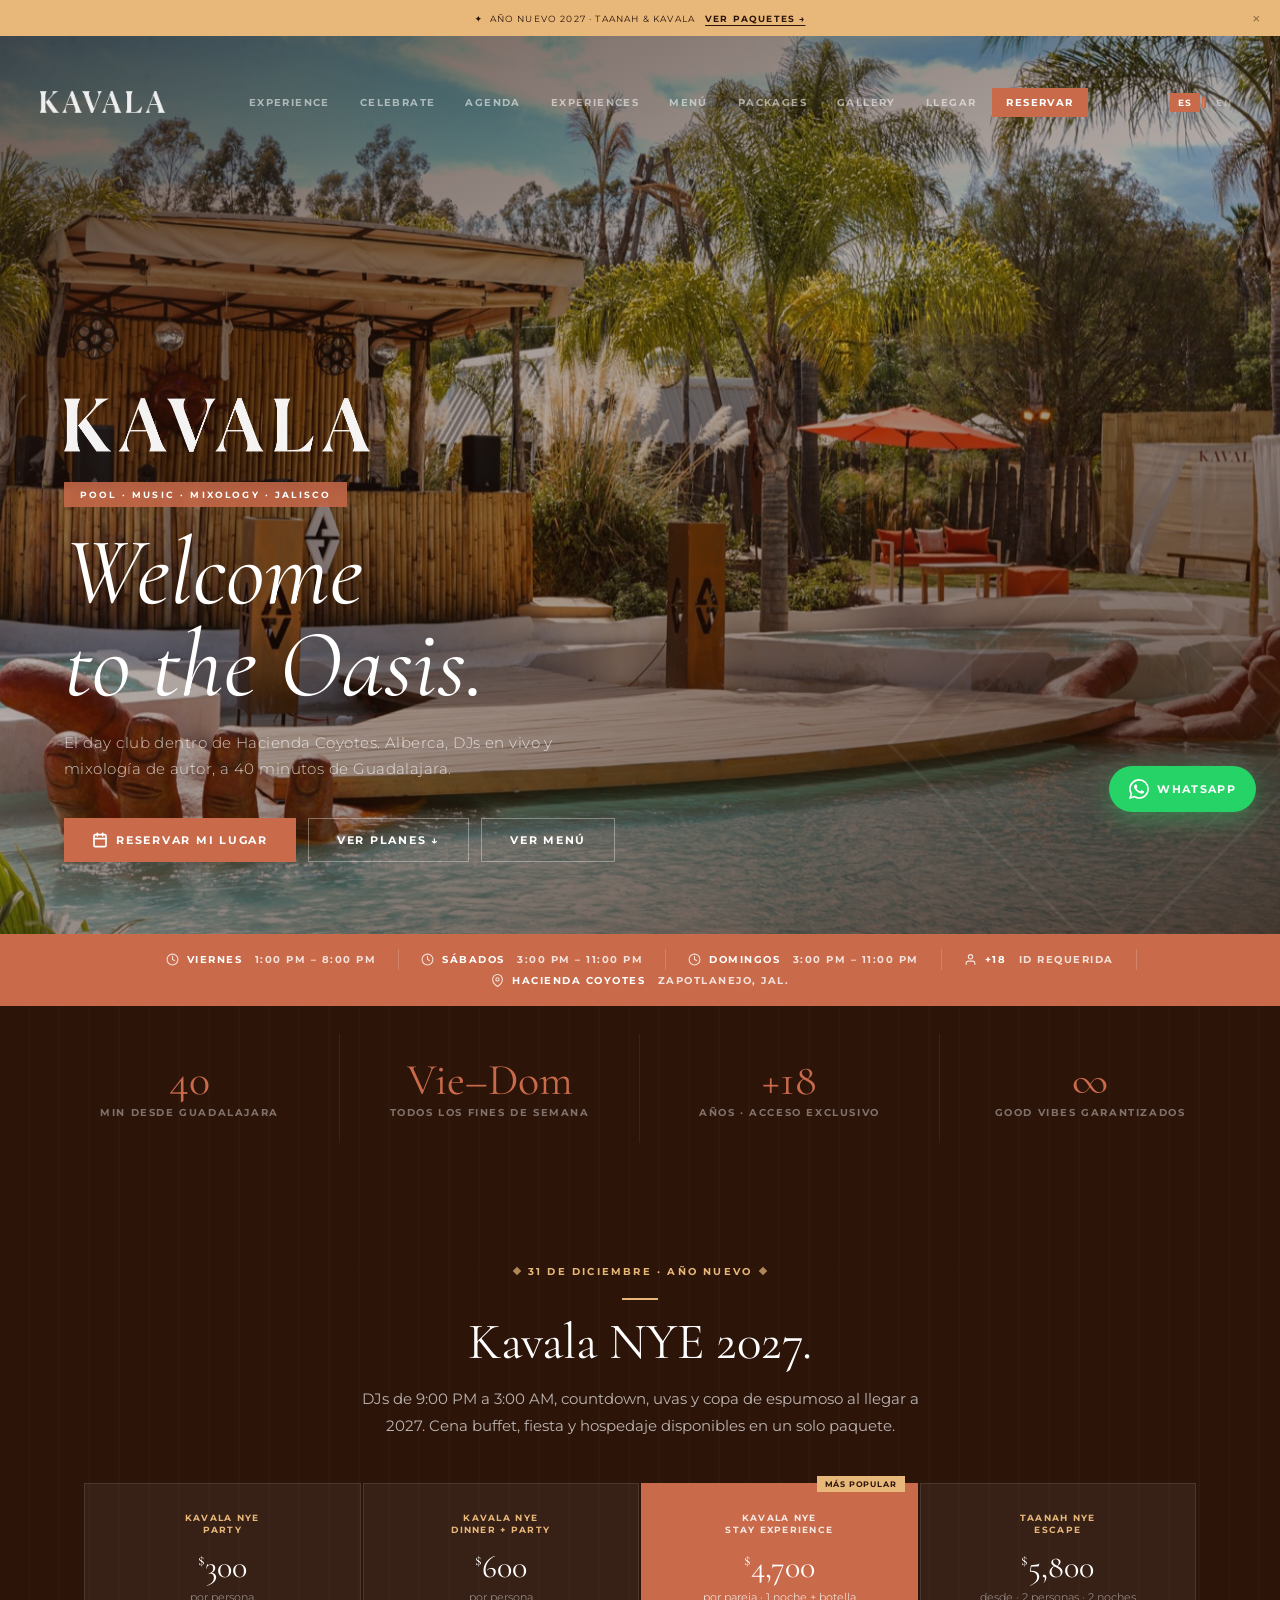
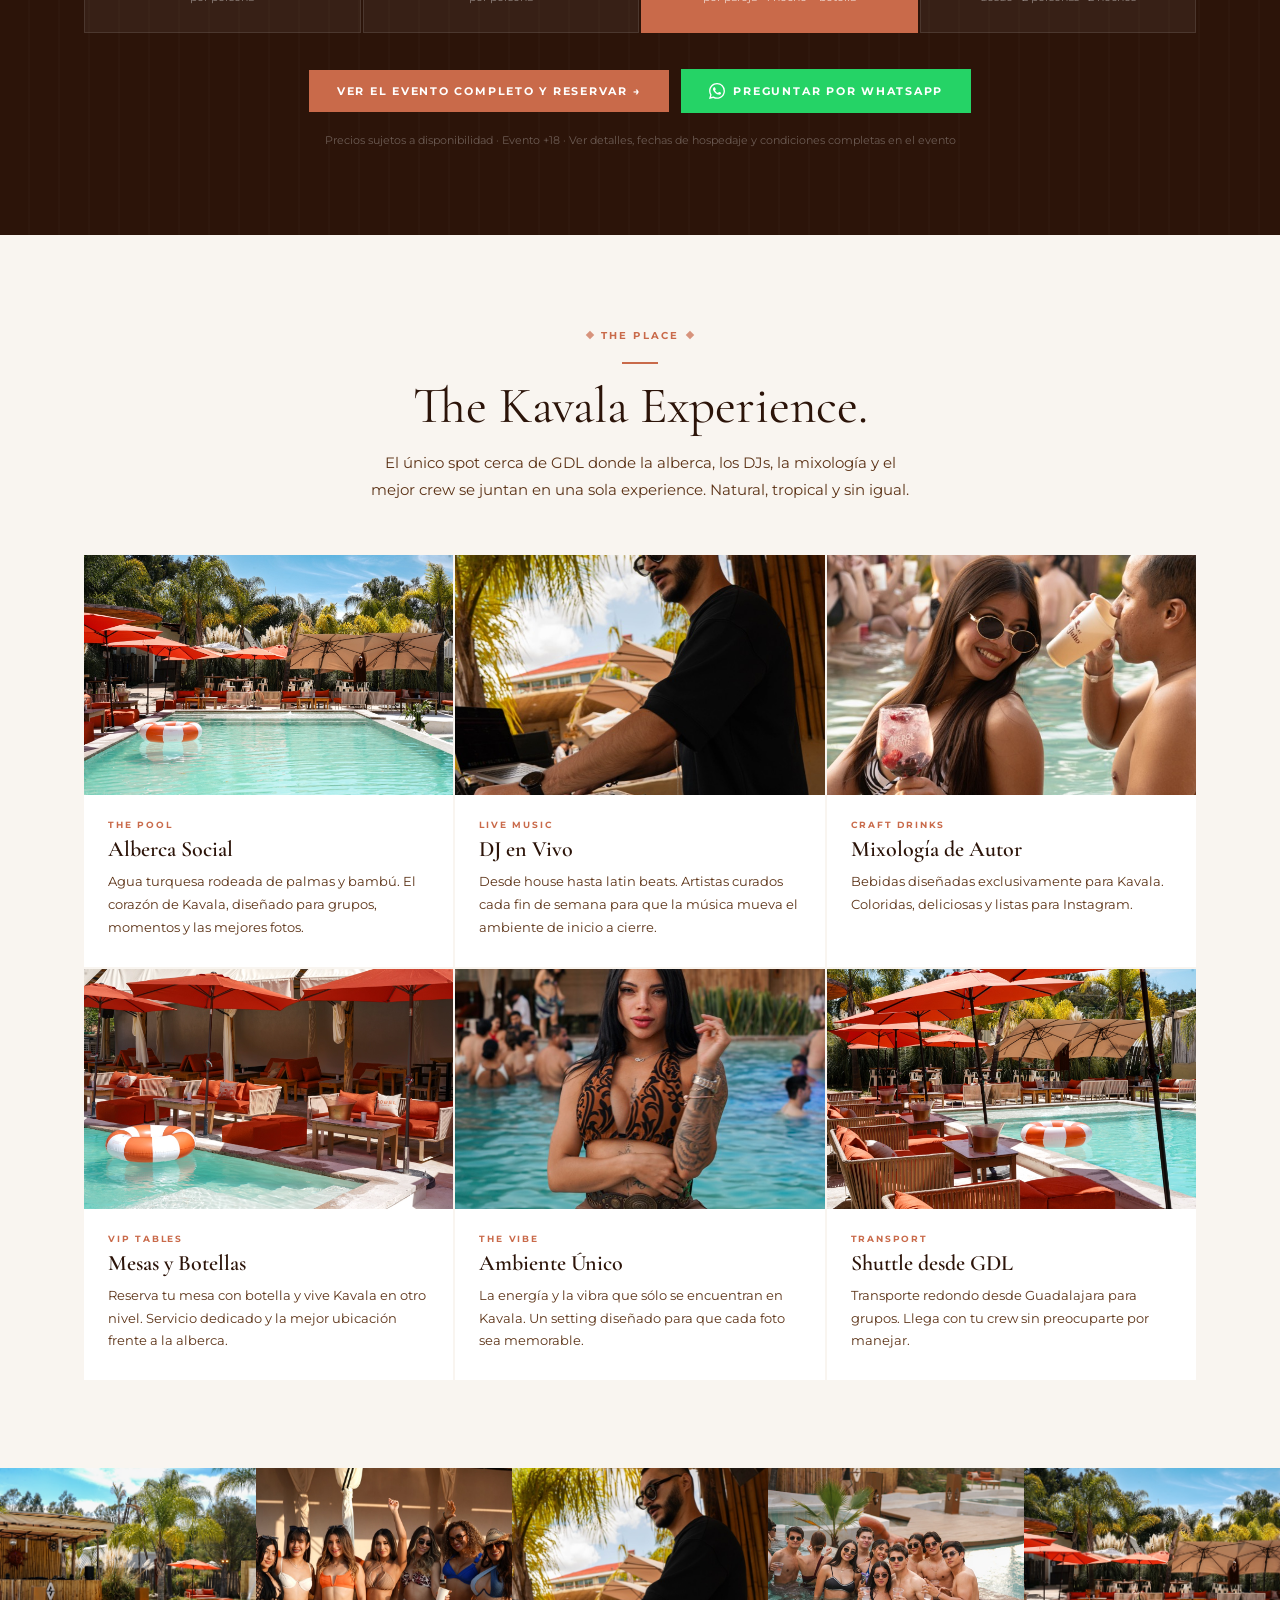
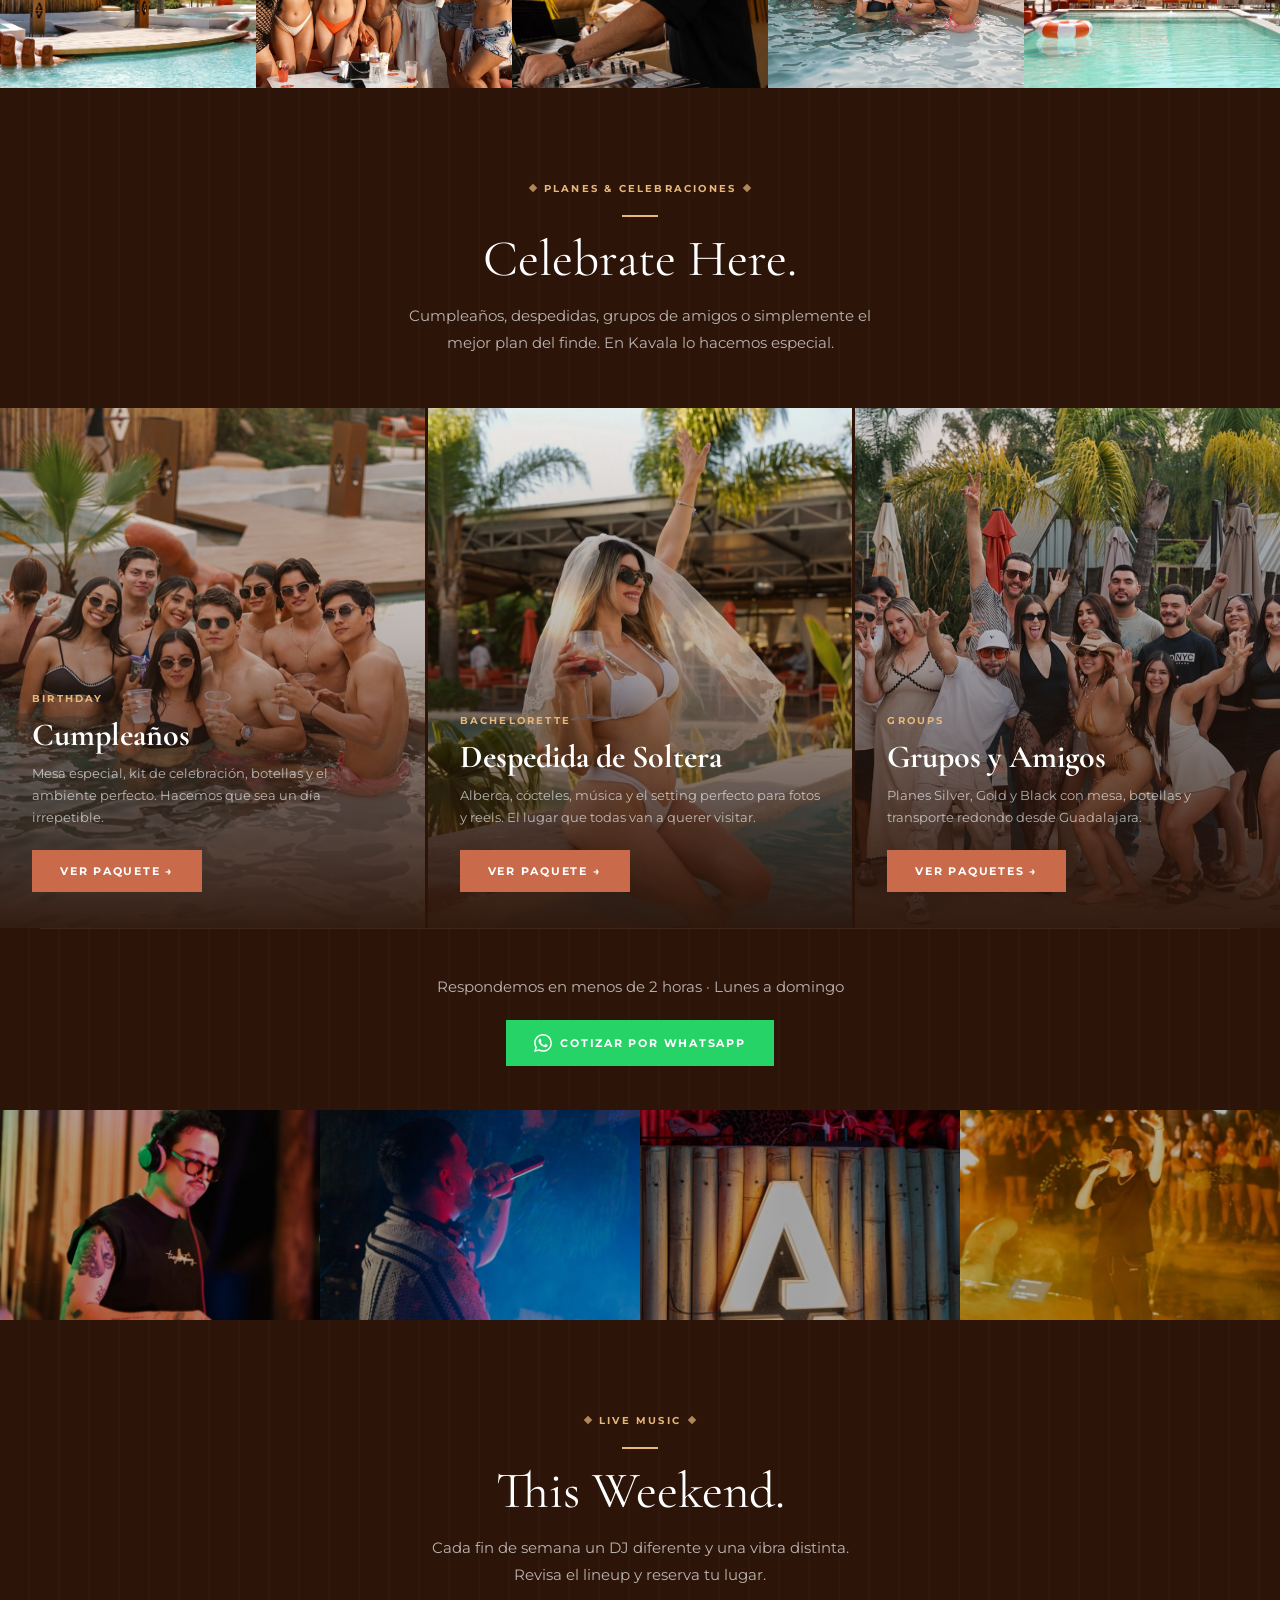
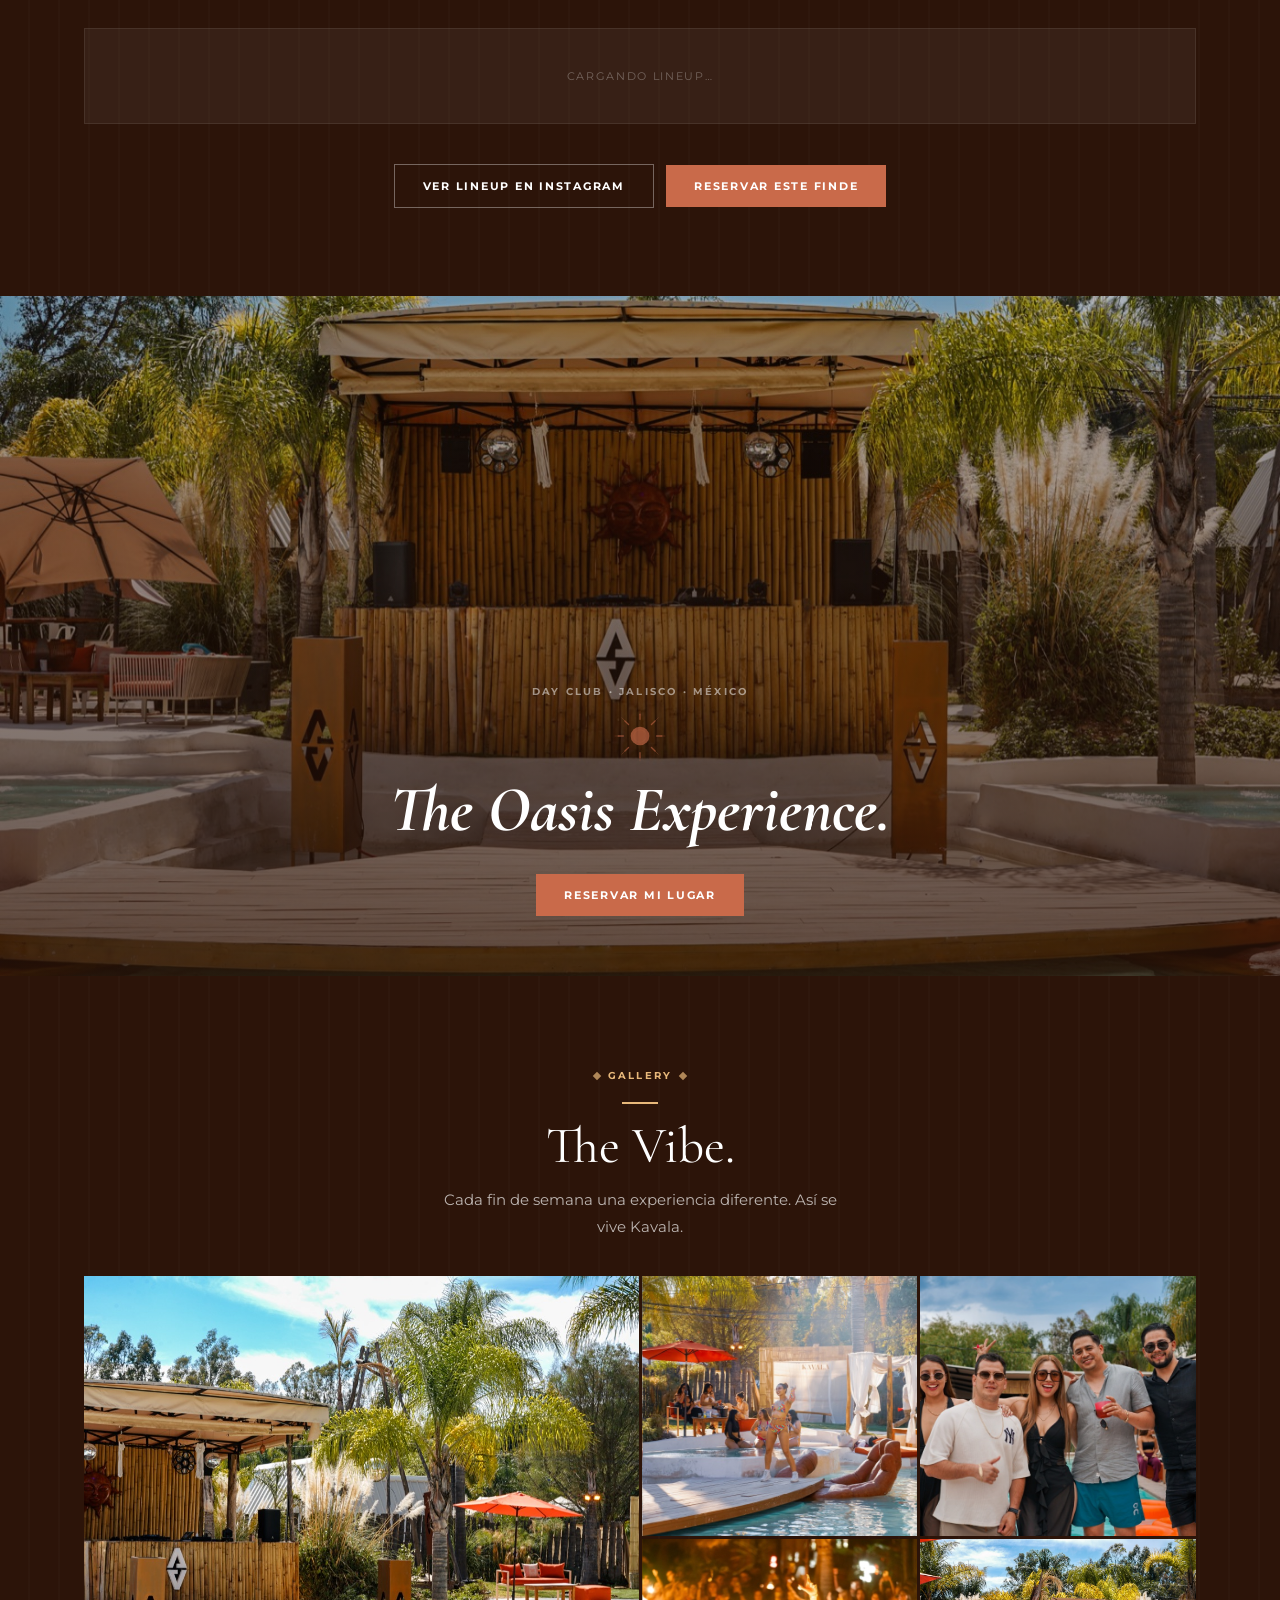
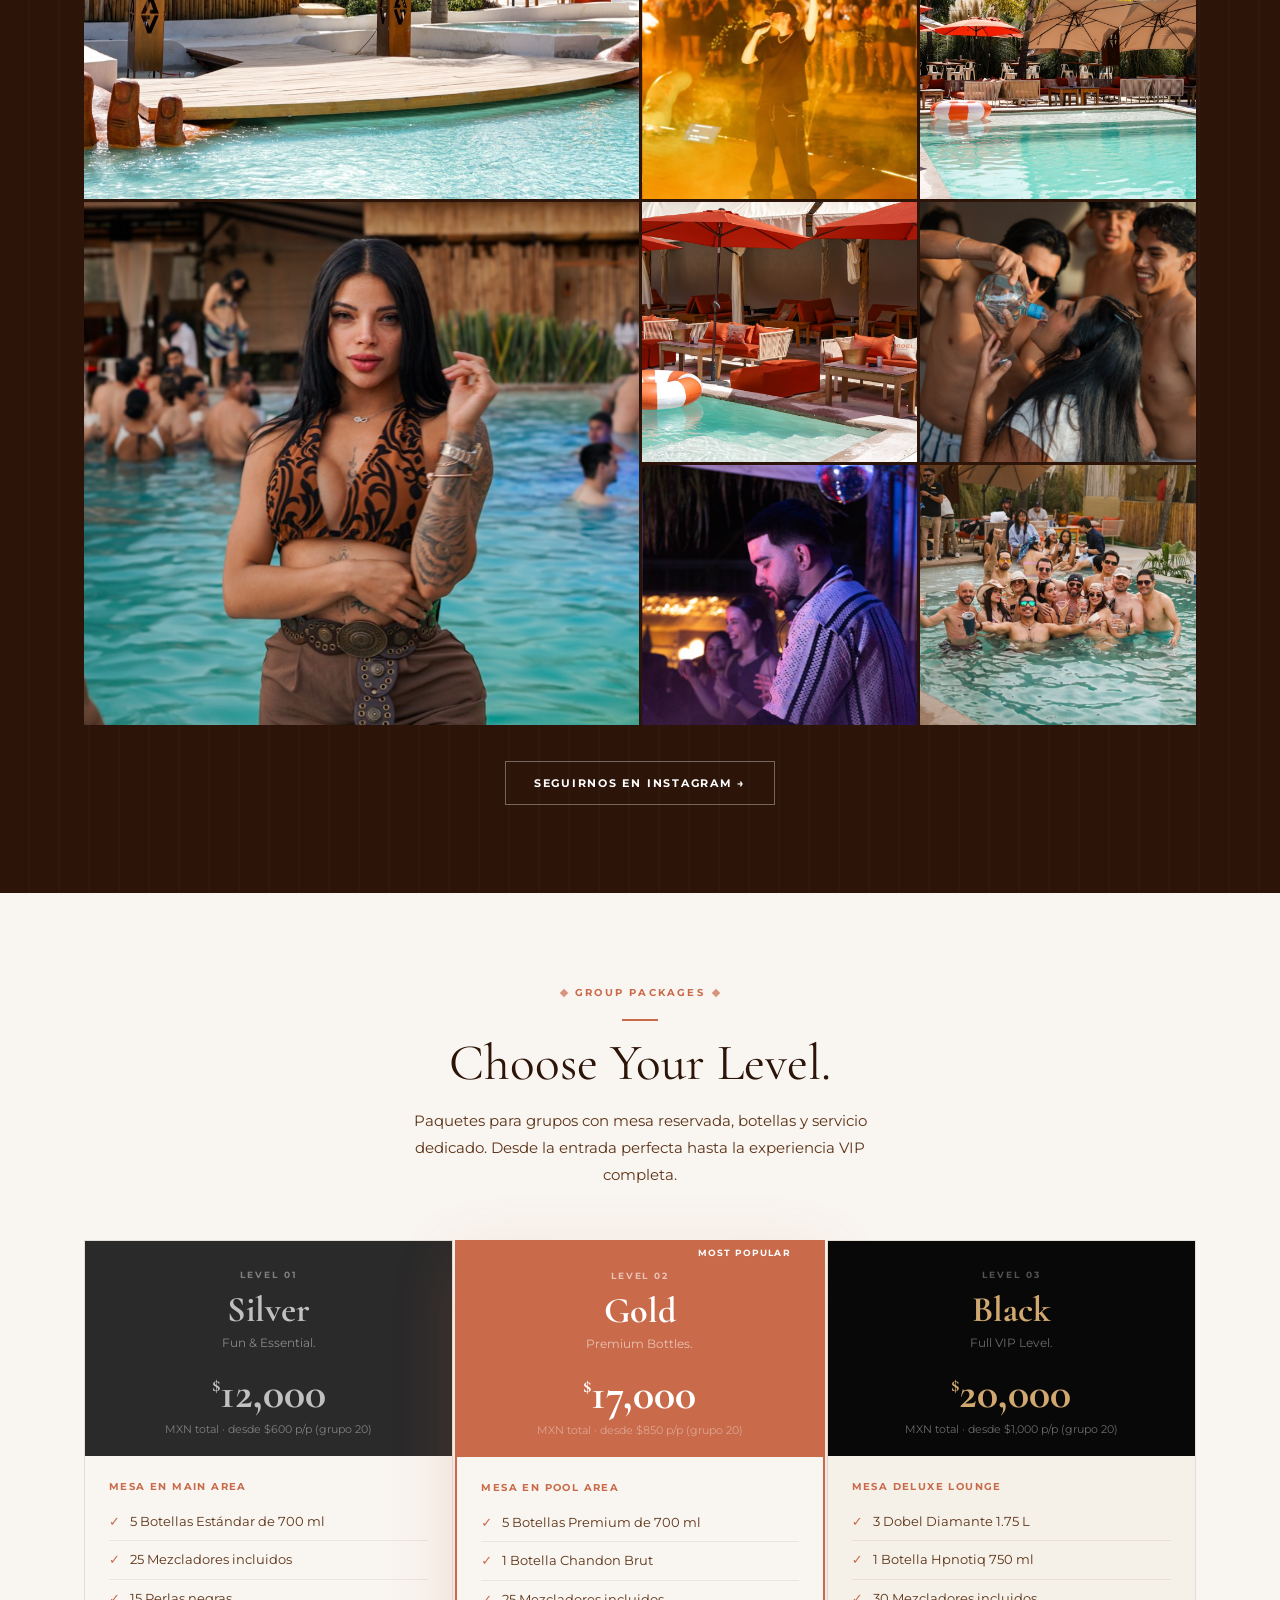
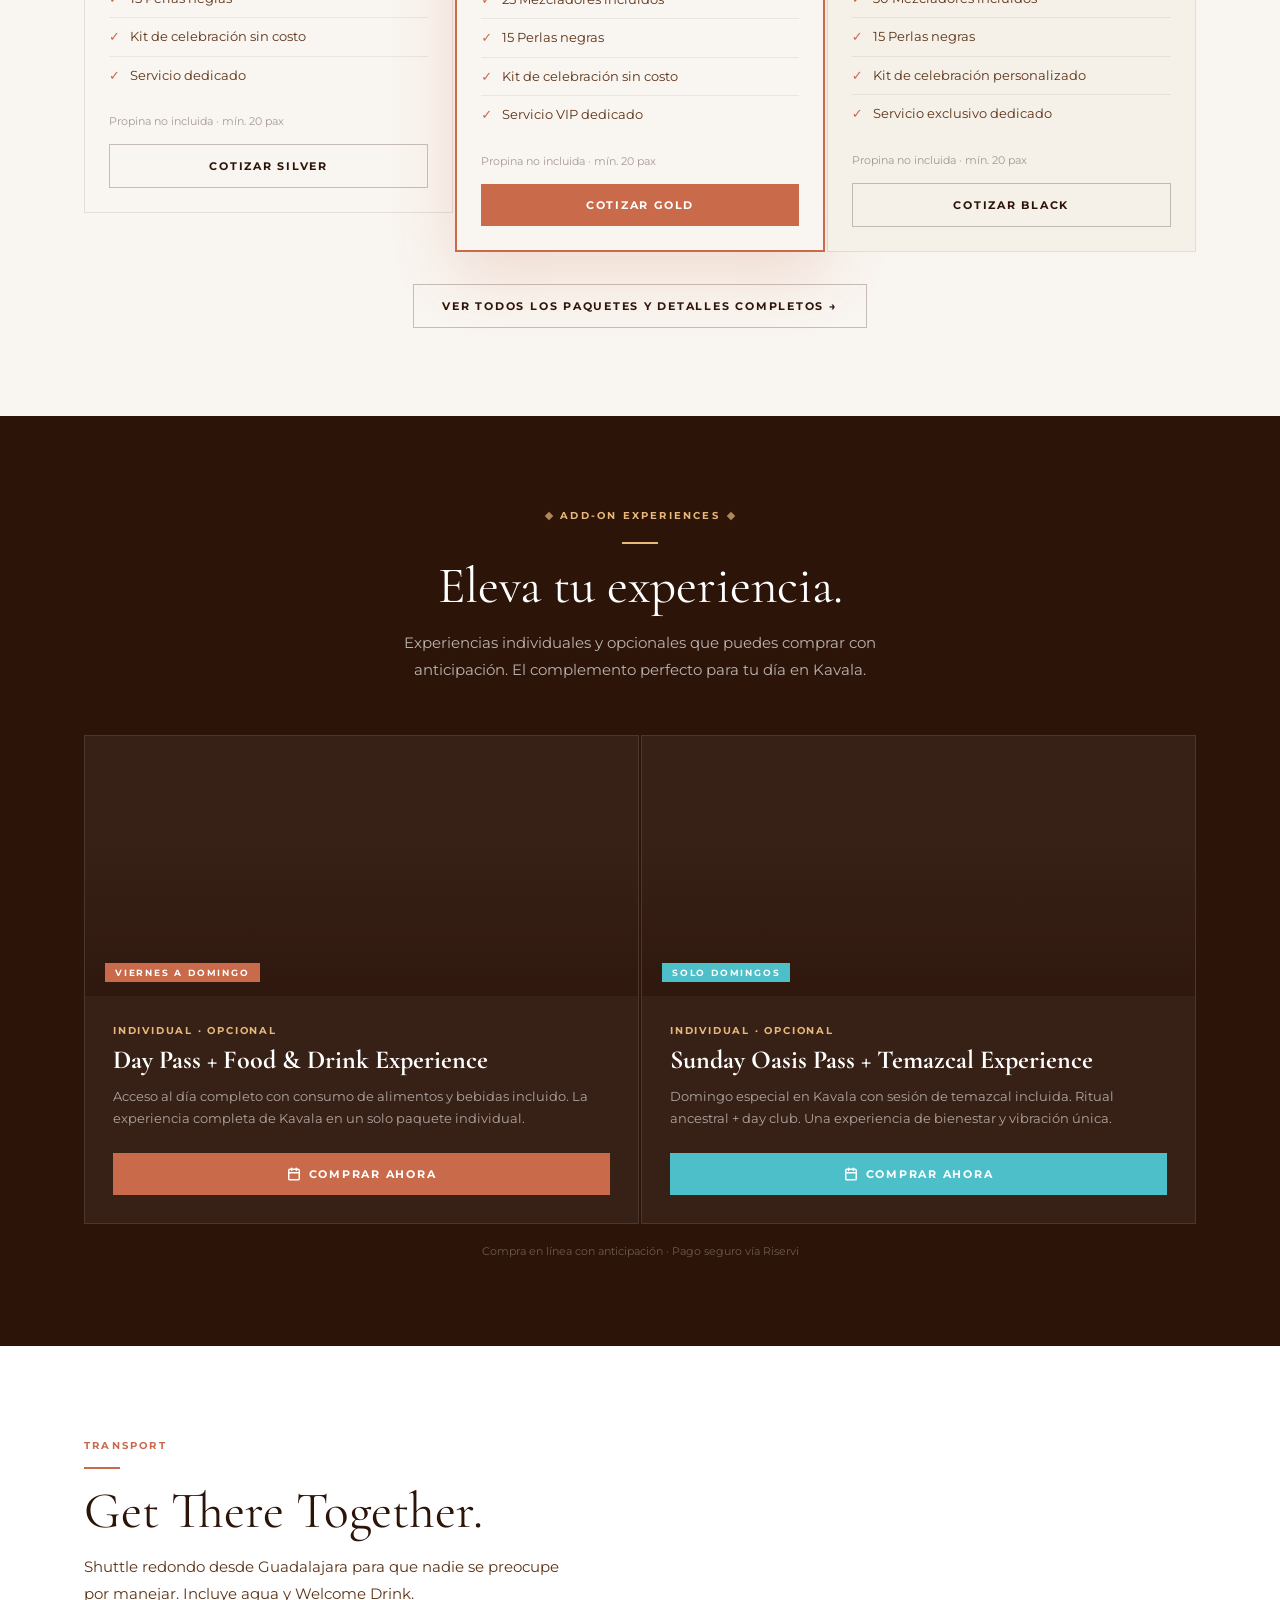
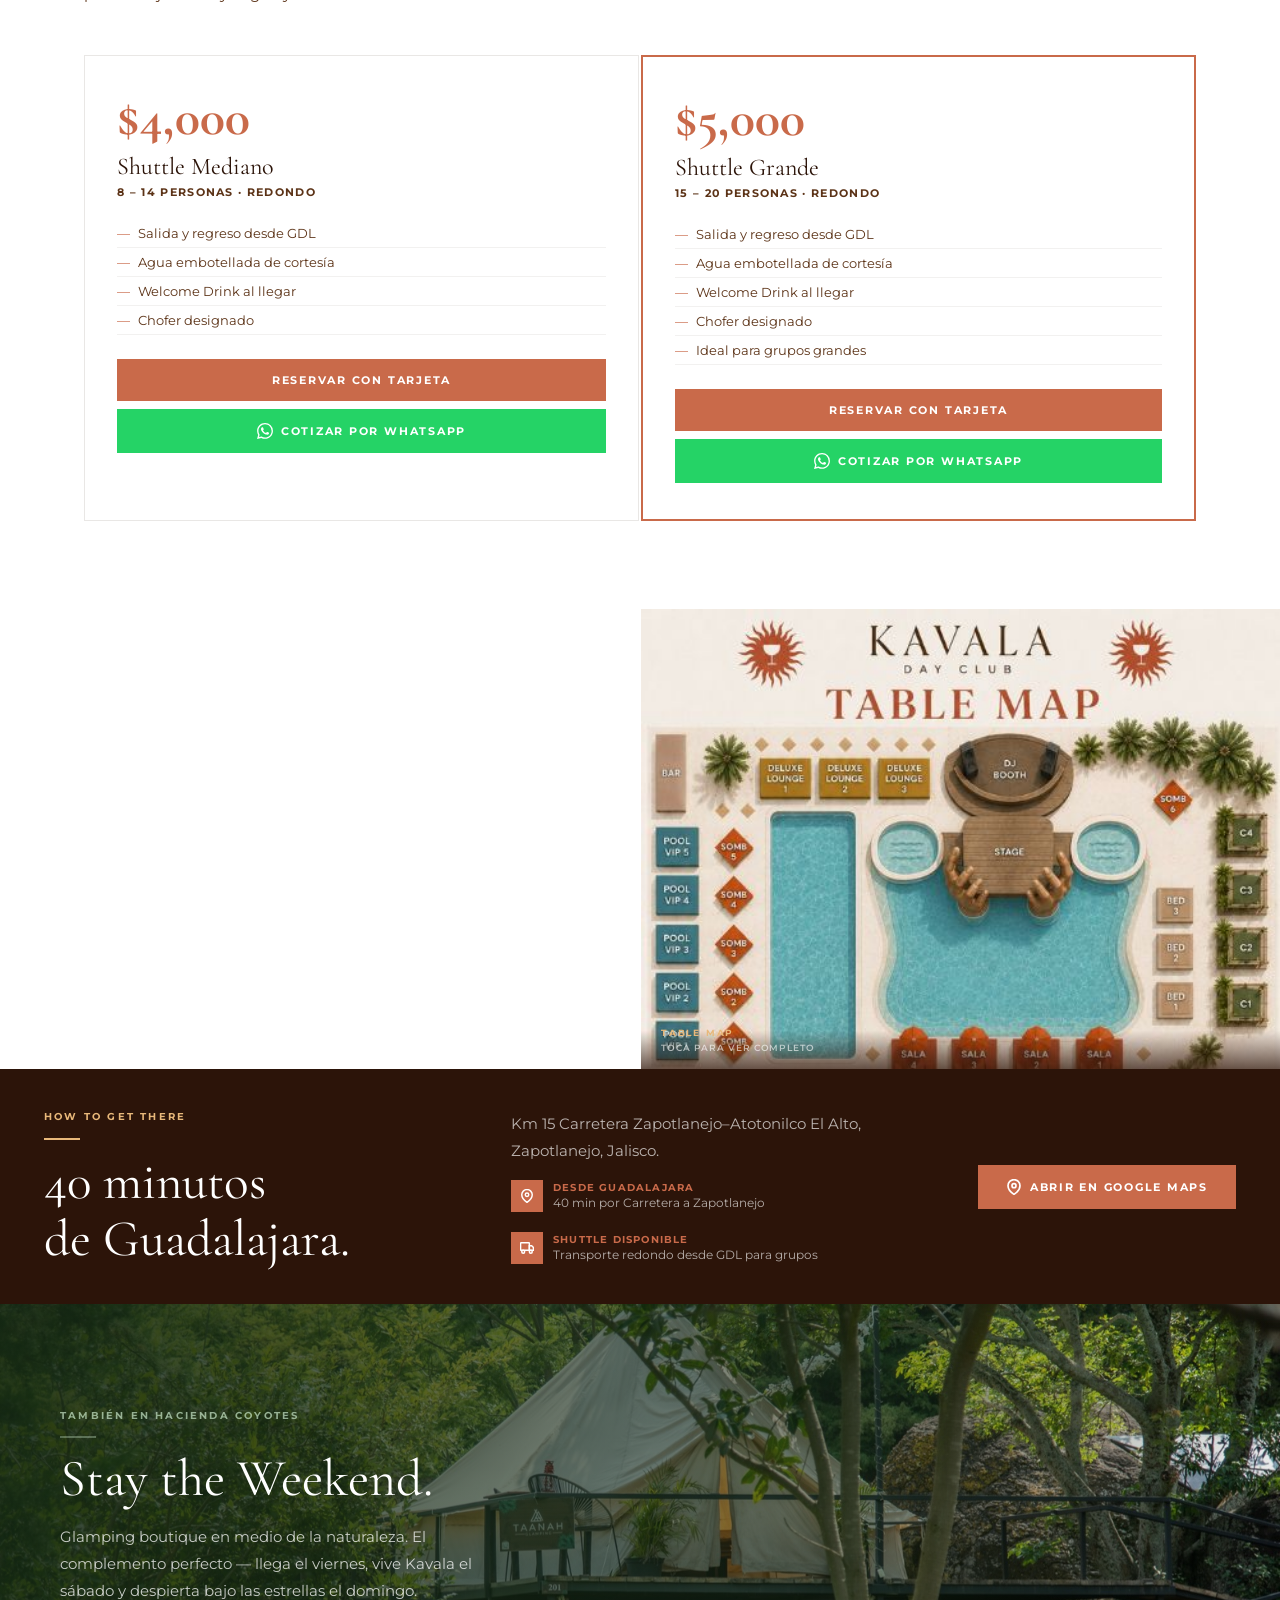
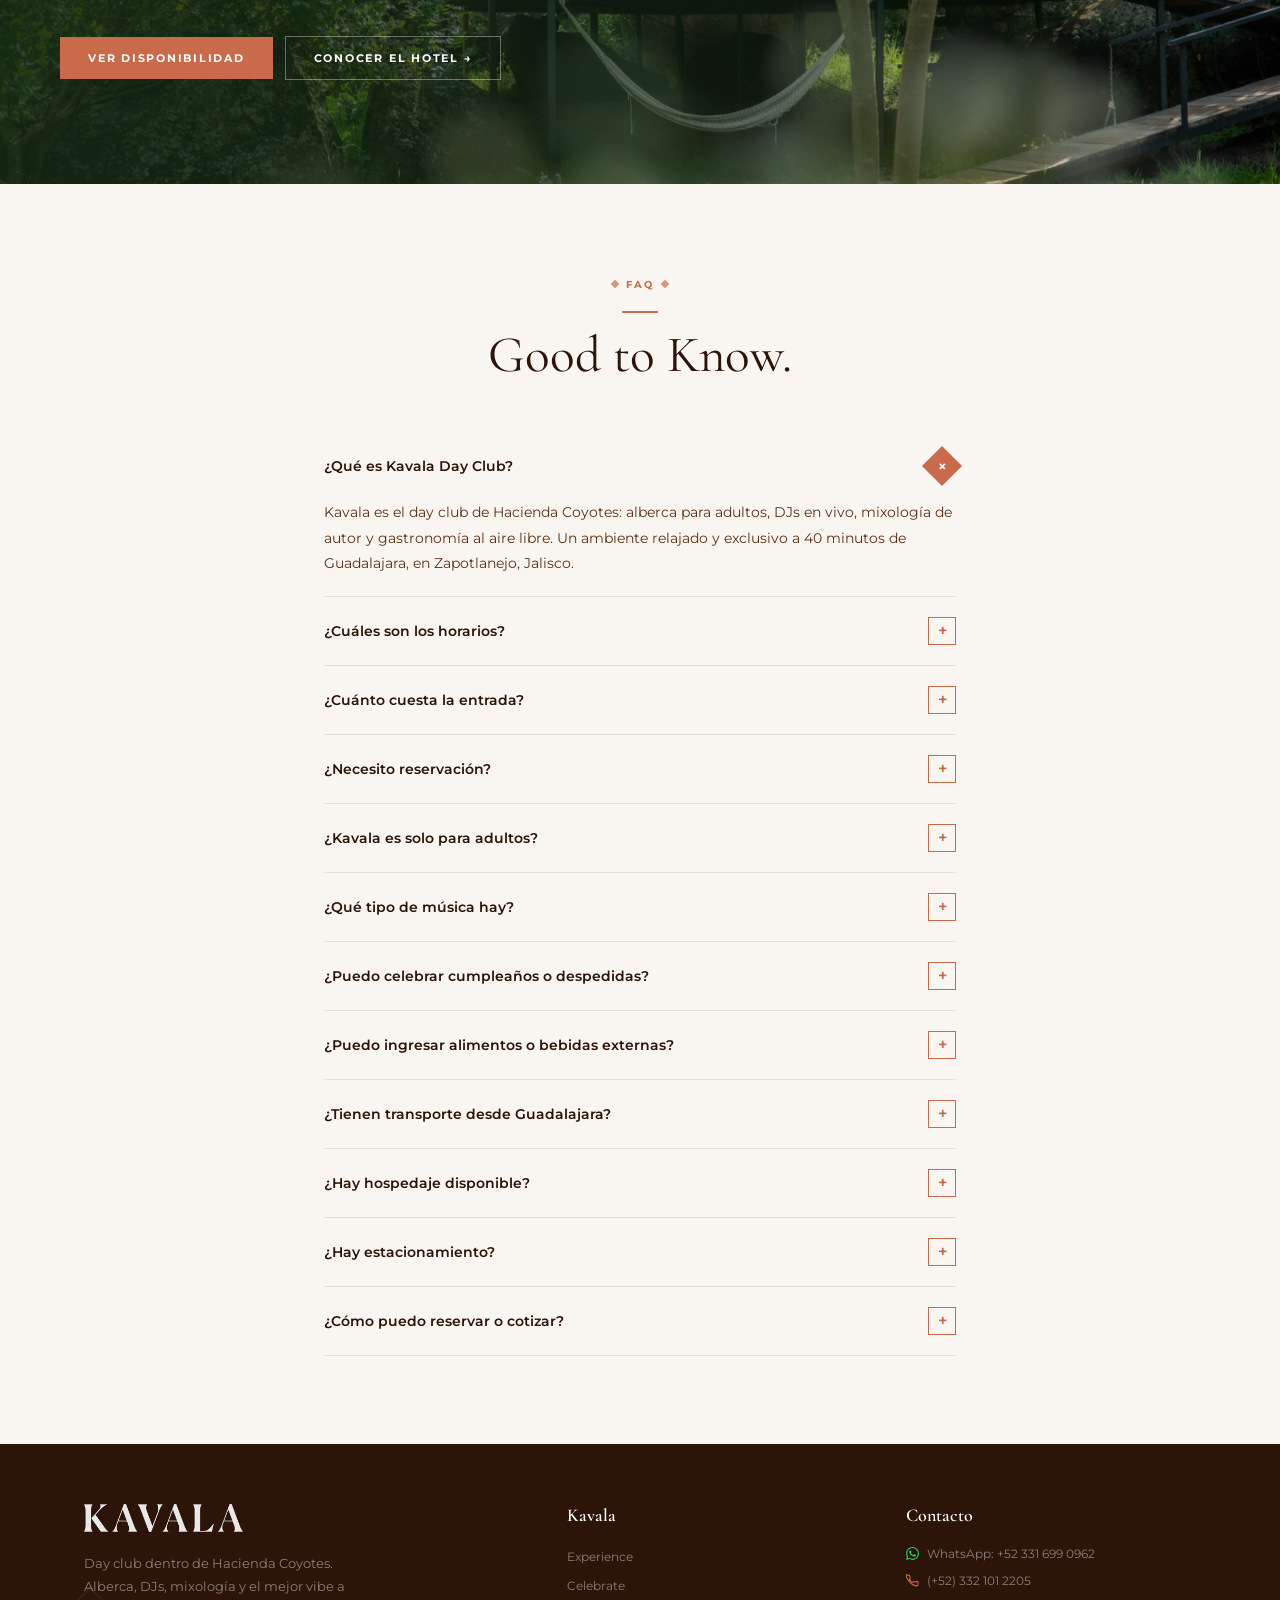
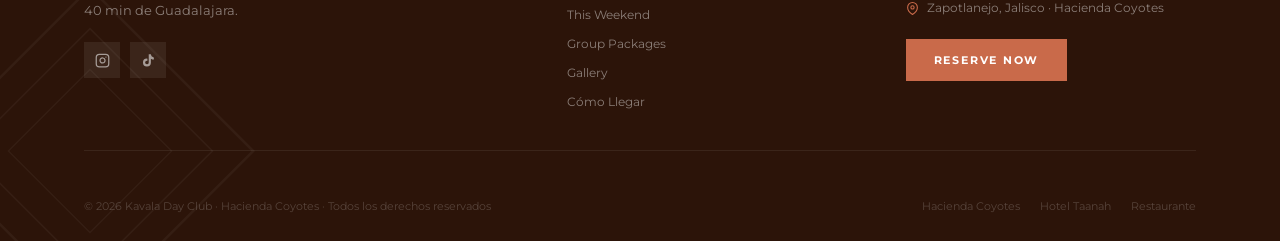
<file: index.html>
<!DOCTYPE html>
<html lang="es-MX">
<head>
<meta charset="UTF-8">
<meta name="viewport" content="width=device-width, initial-scale=1.0">
<title>Kavala Day Club | Pool · Music · Mixology · Jalisco</title>
<meta name="description" content="El day club dentro de Hacienda Coyotes, a 40 min de Guadalajara. Alberca, DJs en vivo, mixología y el mejor vibe para grupos, cumpleaños y despedidas.">
<meta property="og:title" content="Kavala Day Club — Welcome to the Oasis">
<meta property="og:description" content="Pool, DJs & handcrafted cocktails. 40 min from Guadalajara, Jalisco.">
<meta property="og:image" content="uploads/venue-05.jpg">
<link rel="preconnect" href="https://fonts.googleapis.com">
<link rel="preconnect" href="https://fonts.gstatic.com" crossorigin>
<link href="https://fonts.googleapis.com/css2?family=Cormorant+Garamond:ital,wght@0,400;0,600;0,700;1,400;1,600;1,700&family=Montserrat:wght@300;400;500;600;700;800&display=swap" rel="stylesheet">
<link rel="stylesheet" href="kavala-v2.css">
<link rel="preload" as="image" href="uploads/venue-05.jpg" fetchpriority="high">
<!-- Google Tag Manager -->
<script>(function(w,d,s,l,i){w[l]=w[l]||[];w[l].push({'gtm.start':new Date().getTime(),event:'gtm.js'});var f=d.getElementsByTagName(s)[0],j=d.createElement(s),dl=l!='dataLayer'?'&l='+l:'';j.async=true;j.src='https://www.googletagmanager.com/gtm.js?id='+i+dl;f.parentNode.insertBefore(j,f);})(window,document,'script','dataLayer','GTM-TNWW7LJD');</script>
<!-- Meta Pixel -->
<script>!function(f,b,e,v,n,t,s){if(f.fbq)return;n=f.fbq=function(){n.callMethod?n.callMethod.apply(n,arguments):n.queue.push(arguments)};if(!f._fbq)f._fbq=n;n.push=n;n.loaded=!0;n.version='2.0';n.queue=[];t=b.createElement(e);t.async=!0;t.src=v;s=b.getElementsByTagName(e)[0];s.parentNode.insertBefore(t,s)}(window,document,'script','https://connect.facebook.net/en_US/fbevents.js');fbq('init','1751966532457220');fbq('track','PageView');</script>
<noscript><img height="1" width="1" style="display:none" src="https://www.facebook.com/tr?id=1751966532457220&ev=PageView&noscript=1" alt=""></noscript>
<style>
/* ── KAVALA v2.1 — Beach Club Refinements ── */
:root{
  --terra:#C96A4A;--terra-d:#A8563B;--terra-l:#E07B56;
  --pool:#4DBFC9;--gold:#E8B87A;--cream:#F9F5F0;
  --dark:#2C1409;--mid:#5C3317;--sand:#E8D5B0;
  --white:#FFFFFF;--ff-s:'Cormorant Garamond',Georgia,serif;
  --ff-n:'Montserrat',system-ui,sans-serif;--trans:all .25s ease;
}

/* Reserve modal */
.kv-riservi-modal{
  display:none;position:fixed;inset:0;z-index:9990;
  background:rgba(0,0,0,.75);backdrop-filter:blur(6px);
  align-items:center;justify-content:center;padding:20px;
}
.kv-riservi-modal.open{display:flex;}
.kv-riservi-modal__box{
  background:var(--white);width:100%;max-width:520px;
  max-height:90vh;overflow:hidden;display:flex;flex-direction:column;
  position:relative;
}
.kv-riservi-modal__head{
  background:var(--dark);padding:18px 24px;
  display:flex;align-items:center;justify-content:space-between;
}
.kv-riservi-modal__title{
  font-family:var(--ff-s);font-size:22px;color:var(--white);font-weight:600;
}
.kv-riservi-modal__close{
  background:none;border:none;cursor:pointer;
  color:rgba(255,255,255,.6);font-size:22px;line-height:1;padding:4px;
}
.kv-riservi-modal__close:hover{color:var(--white);}
.kv-riservi-modal iframe{
  flex:1;min-height:580px;border:none;width:100%;
}

/* Wave divider */
.kv-wave{display:block;width:100%;line-height:0;overflow:hidden;}
.kv-wave svg{display:block;width:100%;}

/* Section label */
.kv-label{font-family:var(--ff-n);font-size:10px;font-weight:700;letter-spacing:.22em;text-transform:uppercase;color:var(--terra);}
.kv-label--light{color:rgba(255,255,255,.45);}
.kv-label--gold{color:var(--gold);}
.kv-label--pool{color:var(--pool);}

/* Pool stats bar */
.kv-stats{
  background:var(--dark);padding:28px 40px;
  display:grid;grid-template-columns:repeat(4,1fr);gap:0;
}
@media(max-width:768px){.kv-stats{grid-template-columns:repeat(2,1fr);gap:1px;background:#2C1409 !important;}}
.kv-stat{
  text-align:center;padding:24px 20px;
  border-right:1px solid rgba(255,255,255,.07);
}
.kv-stat:last-child{border-right:none;}
.kv-stat__num{font-family:var(--ff-s);font-size:44px;color:var(--terra);line-height:1;margin-bottom:4px;}
.kv-stat__label{font-size:10px;font-weight:700;letter-spacing:.16em;text-transform:uppercase;color:rgba(255,255,255,.4);}

/* Feature cards — beach club version */
.kv-features{display:grid;grid-template-columns:repeat(3,1fr);gap:2px;}
@media(max-width:900px){.kv-features{grid-template-columns:repeat(2,1fr);}}
@media(max-width:560px){.kv-features{grid-template-columns:1fr;}}
.kv-feature{background:var(--white);overflow:hidden;transition:var(--trans);}
.kv-feature:hover .kv-feature__img{transform:scale(1.04);}
.kv-feature__img{height:240px;background-size:cover;background-position:center;transition:transform .5s ease;}
.kv-feature__body{padding:24px 24px 28px;}
.kv-feature__eyebrow{font-size:9px;font-weight:700;letter-spacing:.2em;text-transform:uppercase;color:var(--terra);margin-bottom:6px;}
.kv-feature__title{font-family:var(--ff-s);font-size:22px;color:var(--dark);margin-bottom:8px;line-height:1.2;}
.kv-feature__text{font-size:13px;color:var(--mid);line-height:1.75;}

/* Celebrate full-bleed */
.kv-celebrate-grid{display:grid;grid-template-columns:repeat(3,1fr);gap:3px;}
@media(max-width:768px){.kv-celebrate-grid{grid-template-columns:1fr;}}
.kv-celebrate{position:relative;min-height:520px;display:flex;flex-direction:column;justify-content:flex-end;overflow:hidden;cursor:pointer;}
.kv-celebrate__bg{position:absolute;inset:0;background-size:cover;background-position:center;transition:transform .6s ease;}
.kv-celebrate:hover .kv-celebrate__bg{transform:scale(1.05);}
.kv-celebrate__overlay{position:absolute;inset:0;background:linear-gradient(to top,rgba(44,20,9,.95) 0%,rgba(44,20,9,.3) 55%,rgba(44,20,9,.05) 100%);}
.kv-celebrate__body{position:relative;z-index:2;padding:36px 32px;}
.kv-celebrate__title{font-family:var(--ff-s);font-size:32px;font-weight:700;color:var(--white);margin-bottom:10px;line-height:1.1;}
.kv-celebrate__text{font-size:13px;color:rgba(255,255,255,.65);line-height:1.7;margin-bottom:22px;}

/* Pool strip */
.kv-poolstrip{display:grid;grid-template-columns:repeat(5,1fr);height:220px;overflow:hidden;}
@media(max-width:768px){.kv-poolstrip{grid-template-columns:repeat(3,1fr);height:160px;}}
.kv-poolstrip div{background-size:cover;background-position:center;transition:transform .5s ease;overflow:hidden;}
.kv-poolstrip div:hover{transform:scale(1.03);}

/* Agenda */
.kv-events-grid{display:grid;grid-template-columns:repeat(3,1fr);gap:2px;margin-top:40px;}
@media(max-width:768px){.kv-events-grid{grid-template-columns:1fr;}}
.kv-event{background:rgba(255,255,255,.05);border:1px solid rgba(255,255,255,.08);padding:32px 24px;text-align:center;transition:var(--trans);}
.kv-event:hover{background:rgba(255,255,255,.09);}
.kv-event__date{font-size:10px;font-weight:700;letter-spacing:.18em;text-transform:uppercase;color:var(--gold);margin-bottom:6px;}
.kv-event__dj{font-family:var(--ff-s);font-size:28px;font-weight:700;color:var(--white);margin-bottom:4px;}
.kv-event__genre{font-size:12px;color:rgba(255,255,255,.45);margin-bottom:16px;}
.kv-event__badge{display:inline-block;font-size:9px;font-weight:700;letter-spacing:.14em;text-transform:uppercase;padding:3px 10px;margin-bottom:20px;}
.badge-hot{background:var(--terra);color:var(--white);}
.badge-pool{background:var(--pool);color:var(--white);}
.badge-next{background:rgba(255,255,255,.08);color:rgba(255,255,255,.5);}

/* Gallery */
.kv-gallery{display:grid;grid-template-columns:repeat(4,1fr);grid-auto-rows:260px;gap:3px;}
@media(max-width:768px){.kv-gallery{grid-template-columns:repeat(2,1fr);grid-auto-rows:180px;}}
.kv-gal{background-size:cover;background-position:center;cursor:pointer;overflow:hidden;position:relative;transition:var(--trans);}
.kv-gal::after{content:'';position:absolute;inset:0;background:rgba(201,106,74,0);transition:var(--trans);}
.kv-gal:hover::after{background:rgba(201,106,74,.2);}
.kv-gal--2x2{grid-column:span 2;grid-row:span 2;}
.kv-gal--2x1{grid-column:span 2;}

/* Packages */
.kv-packages{display:grid;grid-template-columns:repeat(3,1fr);gap:2px;align-items:start;}
@media(max-width:768px){.kv-packages{grid-template-columns:1fr;max-width:420px;margin:0 auto;}}
.kv-pkg{position:relative;overflow:hidden;border:1px solid rgba(44,20,9,.1);}
.kv-pkg--featured{border:2px solid var(--terra);transform:scale(1.03);box-shadow:0 20px 60px rgba(201,106,74,.2);}
.kv-pkg__badge{position:absolute;top:0;right:20px;background:var(--terra);color:var(--white);font-size:9px;font-weight:700;letter-spacing:.12em;text-transform:uppercase;padding:5px 12px;}
.kv-pkg__head{padding:28px 24px 20px;background:var(--dark);text-align:center;}
.kv-pkg--featured .kv-pkg__head{background:var(--terra);}
.kv-pkg__tier{font-size:9px;font-weight:700;letter-spacing:.22em;text-transform:uppercase;color:rgba(255,255,255,.4);margin-bottom:8px;}
.kv-pkg__name{font-family:var(--ff-s);font-size:36px;font-weight:700;color:var(--white);margin-bottom:4px;}
.kv-pkg__tagline{font-size:12px;color:rgba(255,255,255,.5);}
.kv-pkg__price{font-family:var(--ff-s);font-size:44px;font-weight:700;color:var(--white);}
.kv-pkg__price sup{font-size:20px;vertical-align:super;}
.kv-pkg__price-note{font-size:11px;color:rgba(255,255,255,.4);margin-top:2px;}
.kv-pkg__body{padding:24px;background:var(--cream);}
.kv-pkg__list{list-style:none;margin-bottom:20px;}
.kv-pkg__list li{font-size:13px;color:var(--mid);padding:9px 0;border-bottom:1px solid rgba(44,20,9,.07);display:flex;gap:10px;align-items:flex-start;line-height:1.5;}
.kv-pkg__list li::before{content:'✓';color:var(--terra);font-weight:700;flex-shrink:0;}
.kv-pkg__list li:last-child{border-bottom:none;}

/* Transport */
.kv-transport-grid{display:grid;grid-template-columns:1fr 1fr;gap:2px;}
@media(max-width:768px){.kv-transport-grid{grid-template-columns:1fr;}}
.kv-transport{background:var(--white);border:1px solid rgba(44,20,9,.1);padding:36px 32px;}
.kv-transport__price{font-family:var(--ff-s);font-size:52px;font-weight:700;color:var(--terra);line-height:1;}
.kv-transport__name{font-family:var(--ff-s);font-size:24px;color:var(--dark);margin:8px 0 4px;}
.kv-transport__capacity{font-size:11px;font-weight:700;letter-spacing:.12em;text-transform:uppercase;color:var(--mid);margin-bottom:20px;}
.kv-transport__list{list-style:none;}
.kv-transport__list li{font-size:13px;color:var(--mid);padding:6px 0;border-bottom:1px solid rgba(44,20,9,.06);display:flex;gap:8px;}
.kv-transport__list li::before{content:'—';color:var(--terra);}

/* Map grid */
.kv-map-grid{display:grid;grid-template-columns:1fr 1fr;}
@media(max-width:768px){.kv-map-grid{grid-template-columns:1fr;}}
.kv-map-frame{height:420px;width:100%;border:none;}
.kv-map-info{padding:36px 44px;background:var(--dark);display:flex;flex-direction:row;align-items:center;gap:48px;flex-wrap:wrap;}
.kv-map-info__block{flex:1;min-width:220px;}

/* Buttons */
.kv-btn{display:inline-flex;align-items:center;gap:8px;font-family:var(--ff-n);font-size:11px;font-weight:700;letter-spacing:.16em;text-transform:uppercase;padding:14px 28px;cursor:pointer;border:none;transition:var(--trans);text-decoration:none;}
.kv-btn--terra{background:var(--terra);color:var(--white);}
.kv-btn--terra:hover{background:var(--terra-d);transform:translateY(-2px);}
.kv-btn--ghost{background:transparent;color:var(--white);border:1.5px solid rgba(255,255,255,.35);}
.kv-btn--ghost:hover{border-color:var(--white);background:rgba(255,255,255,.07);}
.kv-btn--ghost-dark{background:transparent;color:var(--dark);border:1.5px solid rgba(44,20,9,.25);}
.kv-btn--ghost-dark:hover{border-color:var(--terra);color:var(--terra);}
.kv-btn--wa{background:#25D366;color:var(--white);}
.kv-btn--wa:hover{background:#20bf5b;transform:translateY(-2px);}
.kv-btn--pool{background:var(--pool);color:var(--white);}
.kv-btn-group{display:flex;gap:12px;flex-wrap:wrap;align-items:center;}
.kv-btn-group--c{justify-content:center;}

/* Layout */
.kv-wrap{max-width:1200px;margin:0 auto;padding:0 44px;}
.kv-wrap--sm{max-width:720px;}
@media(max-width:768px){.kv-wrap{padding:0 20px;}}
.kv-section{padding:88px 0;}
.kv-section--sm{padding:60px 0;}
.kv-bg-dark{background:var(--dark);}
.kv-bg-cream{background:var(--cream);}
.kv-bg-sand{background:#F5EDE0;}
.kv-bg-white{background:var(--white);}
.kv-tc{text-align:center;}
.kv-line{width:36px;height:2px;background:var(--terra);margin:14px 0;}
.kv-line--c{margin:14px auto;}
.kv-h1{font-family:var(--ff-s);font-size:clamp(44px,7.5vw,100px);font-weight:400;font-style:italic;line-height:.96;color:var(--white);}
.kv-h2{font-family:var(--ff-s);font-size:clamp(30px,4vw,58px);font-weight:400;line-height:1.12;}
.kv-h2--light{color:var(--white);}
.kv-body{font-size:15px;line-height:1.8;color:var(--mid);}
.kv-body--light{color:rgba(255,255,255,.68);}

/* Nav */
.kv-nav{position:fixed;top:33px;left:0;right:0;z-index:900;height:66px;display:flex;align-items:center;justify-content:space-between;padding:0 40px;transition:var(--trans);}
.kv-nav--scrolled{background:var(--dark);box-shadow:0 2px 24px rgba(0,0,0,.35);top:0;}
.kv-nav__logo{height:22px;filter:brightness(0) invert(1);opacity:.9;}
.kv-nav__links{display:flex;gap:2px;}
.kv-nav__link{font-size:10px;font-weight:700;letter-spacing:.14em;text-transform:uppercase;color:rgba(255,255,255,.55);padding:8px 14px;transition:var(--trans);text-decoration:none;}
.kv-nav__link:hover{color:var(--white);}
.kv-nav__link--cta{background:var(--terra);color:var(--white)!important;}
.kv-nav__link--cta:hover{background:var(--terra-d);}
.kv-nav__burger{display:none;flex-direction:column;gap:5px;cursor:pointer;}
.kv-nav__burger span{display:block;width:22px;height:2px;background:var(--white);}
@media(max-width:900px){.kv-nav__links{display:none;}.kv-nav__burger{display:flex;}.kv-nav{padding:0 20px;}}

/* Hero */
.kv-hero{position:relative;min-height:100vh;display:flex;flex-direction:column;justify-content:flex-end;overflow:hidden;}
.kv-hero__bg{position:absolute;inset:0;background-size:cover;background-position:center;transform:scale(1.04);transition:transform 8s ease;}
.kv-hero.loaded .kv-hero__bg{transform:scale(1);}
.kv-hero__overlay{position:absolute;inset:0;background:linear-gradient(155deg,rgba(44,20,9,.72) 0%,rgba(44,20,9,.35) 45%,rgba(44,20,9,.82) 100%);}
.kv-hero__content{position:relative;z-index:2;padding:0 64px 72px;max-width:860px;}
.kv-hero__badge{display:inline-block;background:rgba(201,106,74,.85);color:var(--white);font-family:var(--ff-n);font-size:9px;font-weight:700;letter-spacing:.24em;text-transform:uppercase;padding:7px 16px;margin-bottom:20px;backdrop-filter:blur(4px);}
.kv-hero__sub{font-family:var(--ff-n);font-size:15px;font-weight:300;color:rgba(255,255,255,.75);letter-spacing:.03em;margin:18px 0 36px;max-width:500px;line-height:1.75;}
.kv-hero__info{display:flex;gap:28px;flex-wrap:wrap;margin-top:52px;padding-top:28px;border-top:1px solid rgba(255,255,255,.12);}
.kv-hero__info-item{font-size:10px;font-weight:600;letter-spacing:.12em;text-transform:uppercase;color:rgba(255,255,255,.45);}
.kv-hero__info-item strong{color:var(--white);display:block;font-size:12px;margin-bottom:2px;}
@media(max-width:768px){.kv-hero__content{padding:0 20px 88px;}}

/* Schedule bar */
.kv-schedbar{background:#C96A4A;padding:15px 40px;display:flex;justify-content:center;gap:0;flex-wrap:wrap;}
.kv-schedbar__item{display:flex;align-items:center;gap:8px;font-size:10px;font-weight:700;letter-spacing:.15em;text-transform:uppercase;color:rgba(255,255,255,.8);padding:4px 22px;white-space:nowrap;border-right:1px solid rgba(255,255,255,.18);}
.kv-schedbar__item:last-child{border-right:none;}
.kv-schedbar__item strong{color:#fff;}
@media(max-width:768px){
  .kv-schedbar{padding:10px 12px;justify-content:center;background:#C96A4A !important;}
  .kv-schedbar__item{padding:4px 10px;font-size:9px;white-space:normal;}
}

/* FAQ */
.kv-faq-item{border-bottom:1px solid rgba(44,20,9,.1);}
.kv-faq-q{width:100%;text-align:left;background:none;border:none;font-family:var(--ff-n);font-size:14px;font-weight:600;color:var(--dark);padding:20px 0;display:flex;justify-content:space-between;align-items:center;cursor:pointer;transition:var(--trans);gap:16px;}
.kv-faq-q:hover{color:var(--terra);}
.kv-faq-q__icon{width:28px;height:28px;flex-shrink:0;border:1.5px solid var(--terra);color:var(--terra);display:flex;align-items:center;justify-content:center;font-size:16px;transition:var(--trans);}
.kv-faq-item.open .kv-faq-q__icon{transform:rotate(45deg);background:var(--terra);color:var(--white);}
.kv-faq-a{max-height:0;overflow:hidden;transition:max-height .35s ease;font-size:14px;color:var(--mid);line-height:1.8;}
.kv-faq-item.open .kv-faq-a{max-height:300px;padding-bottom:20px;}

/* Sticky WA */
.kv-wa-sticky{position:fixed;bottom:88px;right:24px;z-index:800;background:#25D366;color:var(--white);border-radius:50px;display:flex;align-items:center;gap:8px;padding:13px 20px;font-size:11px;font-weight:700;letter-spacing:.12em;text-transform:uppercase;box-shadow:0 8px 24px rgba(37,211,102,.35);transition:var(--trans);text-decoration:none;}
.kv-wa-sticky:hover{transform:translateY(-3px);}
.kv-wa-sticky svg{width:20px;height:20px;flex-shrink:0;}
@media(max-width:768px){.kv-wa-sticky{bottom:74px;right:16px;padding:13px 16px;}.kv-wa-sticky span{display:none;}}

/* Mobile bar */
.kv-mobile-bar{display:none;position:fixed;bottom:0;left:0;right:0;z-index:850;background:var(--dark);border-top:2px solid var(--terra);padding:10px 16px;gap:8px;}
@media(max-width:768px){.kv-mobile-bar{display:flex;}}

/* ── BRAND MARKS ──────────────────────────────── */
/* Diamond mark (rombo del podium de corten) */
.kv-diamond-mark{
  display:inline-block;opacity:.12;
  pointer-events:none;user-select:none;
}
.kv-diamond-watermark{
  position:absolute;right:-60px;bottom:-40px;
  width:460px;height:460px;
  opacity:.05;pointer-events:none;
  z-index:1;
}
.kv-section-diamond{
  display:flex;align-items:center;justify-content:center;
  padding:20px 0;
  gap:16px;
}
.kv-section-diamond::before,.kv-section-diamond::after{
  content:'';flex:1;height:1px;
  background:linear-gradient(90deg,transparent,rgba(201,106,74,.25),transparent);
}
.kv-sun-divider{
  display:flex;align-items:center;justify-content:center;
  padding:28px 0;
}
/* Bamboo texture on dark bg */
.kv-bamboo-bg{
  background-image: repeating-linear-gradient(
    90deg,
    rgba(255,255,255,0) 0px,
    rgba(255,255,255,0) 28px,
    rgba(255,255,255,.015) 28px,
    rgba(255,255,255,.015) 30px
  );
}
/* Label with diamond accent */
.kv-label-wrap{
  display:inline-flex;align-items:center;gap:8px;
}
.kv-label-diamond{
  width:6px;height:6px;
  background:var(--terra);
  transform:rotate(45deg);
  flex-shrink:0;
  opacity:.7;
}
.kv-fade{opacity:0;transform:translateY(24px);transition:opacity .65s ease,transform .65s ease;}
.kv-fade.in{opacity:1;transform:none;}
.kv-fade--d1{transition-delay:.1s;}.kv-fade--d2{transition-delay:.2s;}.kv-fade--d3{transition-delay:.3s;}


/* Lang toggle */
.kv-lang-toggle{display:flex;align-items:center;gap:2px;margin-left:12px;}
.kv-lang-toggle a,.kv-lang-toggle span{font-size:9px;font-weight:700;letter-spacing:.14em;text-transform:uppercase;padding:4px 8px;color:rgba(255,255,255,.4);text-decoration:none;transition:color .2s;}
.kv-lang-toggle a:hover{color:#fff;}
.kv-lang-toggle span{color:#fff;background:var(--terra);padding:4px 8px;}
.kv-lang-toggle .sep{color:rgba(255,255,255,.2);padding:0;}
/* Lightbox */
.kv-lb{display:none;position:fixed;inset:0;z-index:9999;background:rgba(0,0,0,.92);align-items:center;justify-content:center;cursor:zoom-out;}

/* Lazy-loaded background images */
.kv-dj-strip-item{background-size:cover;background-position:center;filter:brightness(.7);}
.kv-stay-bg{background-size:cover;background-position:center 40%;}
.kv-lb.open{display:flex;}

/* NYE 2027 promo */
.kv-nye-grid{display:grid;grid-template-columns:repeat(4,1fr);gap:2px;margin-bottom:36px;}
@media(max-width:768px){.kv-nye-grid{grid-template-columns:repeat(2,1fr);}}
.kv-nye-pill{background:rgba(255,255,255,.05);border:1px solid rgba(255,255,255,.1);padding:28px 20px;text-align:center;position:relative;}
.kv-nye-pill--featured{background:var(--terra);border-color:var(--terra);}
.kv-nye-pill__label{font-size:9px;font-weight:700;letter-spacing:.14em;text-transform:uppercase;color:var(--gold);margin-bottom:10px;line-height:1.4;}
.kv-nye-pill--featured .kv-nye-pill__label{color:rgba(255,255,255,.85);}
.kv-nye-pill__price{font-family:var(--ff-s);font-size:32px;color:var(--white);}
.kv-nye-pill__price sup{font-size:16px;vertical-align:super;}
.kv-nye-pill__note{font-size:11px;color:rgba(255,255,255,.45);margin-top:4px;}
.kv-nye-pill--featured .kv-nye-pill__note{color:rgba(255,255,255,.75);}
.kv-nye-badge{position:absolute;top:0;right:12px;transform:translateY(-50%);background:var(--gold);color:var(--dark);font-size:8px;font-weight:700;letter-spacing:.1em;text-transform:uppercase;padding:3px 8px;white-space:nowrap;}

/* ── Promo bar NYE2027 ── */
.kv-promo-bar{position:fixed;top:0;left:0;right:0;z-index:1000;height:36px;background:var(--gold);display:flex;align-items:center;justify-content:center;gap:10px;padding:0 44px;font-family:var(--ff-n);font-size:9px;letter-spacing:.13em;text-transform:uppercase;color:var(--dark);}
.kv-promo-bar[hidden]{display:none;}
.kv-promo-bar a{color:var(--dark);font-weight:700;text-decoration:underline;text-underline-offset:3px;}
.kv-promo-bar .pb-close{position:absolute;right:12px;top:50%;transform:translateY(-50%);background:none;border:none;cursor:pointer;padding:6px 8px;color:var(--dark);opacity:.5;font-size:13px;line-height:1;}
@media(max-width:640px){.kv-promo-bar{font-size:8px;gap:6px;padding:0 36px;}}
</style>
</head>
<body>
<!-- Google Tag Manager (noscript) -->
<noscript><iframe src="https://www.googletagmanager.com/ns.html?id=GTM-TNWW7LJD" height="0" width="0" style="display:none;visibility:hidden"></iframe></noscript>

<!-- PROMO BAR NYE2027 -->
<div class="kv-promo-bar" id="promo-bar" hidden>
  <span>&#10022;&nbsp; A&ntilde;o Nuevo 2027 &middot; Taanah &amp; Kavala</span>
  <a href="https://taanahglamping.com/NYE2027" target="_blank" rel="noopener">Ver paquetes &rarr;</a>
  <button class="pb-close" type="button" aria-label="Cerrar anuncio">&times;</button>
</div>

<!-- TOP BAR -->
<div style="background:#1a0a04;padding:7px 40px;display:flex;justify-content:space-between;align-items:center;flex-wrap:wrap;gap:8px;border-bottom:1px solid rgba(255,255,255,.07);">
  <a href="https://www.hdacoyotes.com" style="font-family:'Montserrat',sans-serif;font-size:9px;font-weight:700;letter-spacing:.16em;text-transform:uppercase;color:rgba(255,255,255,.4);text-decoration:none;display:flex;align-items:center;gap:6px;">
    <svg width="11" height="11" viewBox="0 0 24 24" fill="none" stroke="currentColor" stroke-width="2.5" stroke-linecap="round"><path d="M3 9l9-7 9 7v11a2 2 0 0 1-2 2H5a2 2 0 0 1-2-2z"/><polyline points="9 22 9 12 15 12 15 22"/></svg>
    Hacienda Coyotes
  </a>
  <nav style="display:flex;gap:0;flex-wrap:wrap;">
    <a href="https://www.hdacoyotes.com" style="font-family:'Montserrat',sans-serif;font-size:9px;font-weight:600;letter-spacing:.13em;text-transform:uppercase;color:rgba(255,255,255,.4);padding:4px 14px;border-right:1px solid rgba(255,255,255,.08);text-decoration:none;">Home</a>
    <a href="https://www.hdacoyotes.com" style="font-family:'Montserrat',sans-serif;font-size:9px;font-weight:600;letter-spacing:.13em;text-transform:uppercase;color:rgba(255,255,255,.4);padding:4px 14px;border-right:1px solid rgba(255,255,255,.08);text-decoration:none;">Restaurante HC</a>
    <a href="https://www.taanahglamping.com" style="font-family:'Montserrat',sans-serif;font-size:9px;font-weight:600;letter-spacing:.13em;text-transform:uppercase;color:rgba(255,255,255,.4);padding:4px 14px;border-right:1px solid rgba(255,255,255,.08);text-decoration:none;">Hotel &amp; Glamping</a>
    <a href="https://www.hdacoyotes.com" style="font-family:'Montserrat',sans-serif;font-size:9px;font-weight:600;letter-spacing:.13em;text-transform:uppercase;color:rgba(255,255,255,.4);padding:4px 14px;text-decoration:none;">Contacto</a>
  </nav>
</div>

<!-- NAV -->
<nav class="kv-nav" id="kvNav">
  <a href="#inicio"><img class="kv-nav__logo" src="uploads/kavala-logo.png" alt="Kavala Day Club"></a>
  <div class="kv-nav__links">
    <a class="kv-nav__link" href="#experiencia">Experience</a>
    <a class="kv-nav__link" href="#celebra">Celebrate</a>
    <a class="kv-nav__link" href="#agenda">Agenda</a>
    <a class="kv-nav__link" href="#experiences">Experiences</a>
    <a class="kv-nav__link" href="/menu">Menú</a>
    <a class="kv-nav__link" href="#paquetes">Packages</a>
    <a class="kv-nav__link" href="#galeria">Gallery</a>
    <a class="kv-nav__link" href="#llegar">Llegar</a>
    <button class="kv-btn kv-nav__link kv-nav__link--cta" onclick="openReserva()" style="cursor:pointer;">Reservar</button>
  </div>
  <div class="kv-nav__burger" id="kvBurger"><span></span><span></span><span></span></div>
  <div class="kv-lang-toggle"><span>ES</span><span class="sep">|</span><a href="/en">EN</a></div>
</nav>

<!-- HERO -->
<section class="kv-hero" id="inicio">
  <div class="kv-hero__bg" style="background-image:url('uploads/venue-05.jpg');"></div>
  <div class="kv-hero__overlay"></div>
  <!-- Diamond watermark -->
  <svg class="kv-diamond-watermark" viewBox="0 0 200 200" fill="none" xmlns="http://www.w3.org/2000/svg" aria-hidden="true">
    <polygon points="100,4 196,100 100,196 4,100" stroke="white" stroke-width="1.5" fill="none"/>
    <polygon points="100,22 178,100 100,178 22,100" stroke="white" stroke-width="1" fill="none" opacity=".6"/>
    <polygon points="100,44 156,100 100,156 44,100" stroke="white" stroke-width=".8" fill="none" opacity=".4"/>
    <line x1="100" y1="4" x2="100" y2="196" stroke="white" stroke-width=".4" opacity=".3"/>
    <line x1="4" y1="100" x2="196" y2="100" stroke="white" stroke-width=".4" opacity=".3"/>
  </svg>
  <div class="kv-hero__content">
    <img src="uploads/kavala-logo.png" alt="Kavala Day Club" style="height:54px;filter:brightness(0) invert(1);margin-bottom:30px;opacity:.95;">
    <div class="kv-hero__badge">Pool · Music · Mixology · Jalisco</div>
    <h1 class="kv-h1">Welcome<br>to the Oasis.</h1>
    <p class="kv-hero__sub">El day club dentro de Hacienda Coyotes. Alberca, DJs en vivo y mixología de autor, a 40 minutos de Guadalajara.</p>
    <div class="kv-btn-group" style="margin-top:4px;">
      <button class="kv-btn kv-btn--terra" onclick="openReserva()" style="cursor:pointer;">
        <svg width="16" height="16" viewBox="0 0 24 24" fill="none" stroke="currentColor" stroke-width="2.5" stroke-linecap="round"><rect x="3" y="4" width="18" height="18" rx="2"/><line x1="16" y1="2" x2="16" y2="6"/><line x1="8" y1="2" x2="8" y2="6"/><line x1="3" y1="10" x2="21" y2="10"/></svg>
        Reservar mi lugar
      </button>
      <a class="kv-btn kv-btn--ghost" href="#celebra">Ver planes ↓</a>
      <a class="kv-btn kv-btn--ghost" href="/menu">Ver menú</a>
    </div>

  </div>
</section>

<!-- SCHEDULE BAR -->
<div class="kv-schedbar" style="background-color:#C96A4A !important;">
  <div class="kv-schedbar__item"><svg width="13" height="13" viewBox="0 0 24 24" fill="none" stroke="currentColor" stroke-width="2" stroke-linecap="round" stroke-linejoin="round" aria-hidden="true"><circle cx="12" cy="12" r="10"/><polyline points="12 6 12 12 16 14"/></svg><strong>Viernes</strong>&nbsp;1:00 PM – 8:00 PM</div>
  <div class="kv-schedbar__item"><svg width="13" height="13" viewBox="0 0 24 24" fill="none" stroke="currentColor" stroke-width="2" stroke-linecap="round" stroke-linejoin="round" aria-hidden="true"><circle cx="12" cy="12" r="10"/><polyline points="12 6 12 12 16 14"/></svg><strong>Sábados</strong>&nbsp;3:00 PM – 11:00 PM</div>
  <div class="kv-schedbar__item"><svg width="13" height="13" viewBox="0 0 24 24" fill="none" stroke="currentColor" stroke-width="2" stroke-linecap="round" stroke-linejoin="round" aria-hidden="true"><circle cx="12" cy="12" r="10"/><polyline points="12 6 12 12 16 14"/></svg><strong>Domingos</strong>&nbsp;3:00 PM – 11:00 PM</div>
  <div class="kv-schedbar__item"><svg width="13" height="13" viewBox="0 0 24 24" fill="none" stroke="currentColor" stroke-width="2" stroke-linecap="round" stroke-linejoin="round" aria-hidden="true"><path d="M20 21v-2a4 4 0 0 0-4-4H8a4 4 0 0 0-4 4v2"/><circle cx="12" cy="7" r="4"/></svg><strong>+18</strong>&nbsp;ID requerida</div>
  <div class="kv-schedbar__item"><svg width="13" height="13" viewBox="0 0 24 24" fill="none" stroke="currentColor" stroke-width="2" stroke-linecap="round" stroke-linejoin="round" aria-hidden="true"><path d="M21 10c0 7-9 13-9 13s-9-6-9-13a9 9 0 0 1 18 0z"/><circle cx="12" cy="10" r="3"/></svg><strong>Hacienda Coyotes</strong>&nbsp;Zapotlanejo, Jal.</div>
</div>

<!-- STATS -->
<div class="kv-stats kv-bamboo-bg">
  <div class="kv-stat kv-fade"><div class="kv-stat__num">40</div><div class="kv-stat__label">min desde Guadalajara</div></div>
  <div class="kv-stat kv-fade kv-fade--d1"><div class="kv-stat__num">Vie–Dom</div><div class="kv-stat__label">todos los fines de semana</div></div>
  <div class="kv-stat kv-fade kv-fade--d2"><div class="kv-stat__num">+18</div><div class="kv-stat__label">años · acceso exclusivo</div></div>
  <div class="kv-stat kv-fade kv-fade--d3"><div class="kv-stat__num">∞</div><div class="kv-stat__label">good vibes garantizados</div></div>
</div>

<!-- NYE 2027 -->
<section class="kv-section kv-bg-dark kv-bamboo-bg" id="nye2027">
  <div class="kv-wrap kv-tc" style="margin-bottom:44px;">
    <div class="kv-label-wrap" style="justify-content:center;margin-bottom:6px;">
      <span class="kv-label-diamond" style="background:var(--gold);"></span>
      <span class="kv-label kv-label--gold">31 de Diciembre · Año Nuevo</span>
      <span class="kv-label-diamond" style="background:var(--gold);"></span>
    </div>
    <div class="kv-line kv-line--c" style="background:var(--gold);"></div>
    <h2 class="kv-h2 kv-h2--light kv-fade">Kavala NYE 2027.</h2>
    <p class="kv-body kv-body--light kv-fade" style="max-width:560px;margin:14px auto 0;">DJs de 9:00 PM a 3:00 AM, countdown, uvas y copa de espumoso al llegar a 2027. Cena buffet, fiesta y hospedaje disponibles en un solo paquete.</p>
  </div>
  <div class="kv-wrap">
    <div class="kv-nye-grid">
      <div class="kv-nye-pill kv-fade">
        <div class="kv-nye-pill__label">Kavala NYE<br>Party</div>
        <div class="kv-nye-pill__price"><sup>$</sup>300</div>
        <div class="kv-nye-pill__note">por persona</div>
      </div>
      <div class="kv-nye-pill kv-fade kv-fade--d1">
        <div class="kv-nye-pill__label">Kavala NYE<br>Dinner + Party</div>
        <div class="kv-nye-pill__price"><sup>$</sup>600</div>
        <div class="kv-nye-pill__note">por persona</div>
      </div>
      <div class="kv-nye-pill kv-nye-pill--featured kv-fade kv-fade--d2">
        <span class="kv-nye-badge">Más popular</span>
        <div class="kv-nye-pill__label">Kavala NYE<br>Stay Experience</div>
        <div class="kv-nye-pill__price"><sup>$</sup>4,700</div>
        <div class="kv-nye-pill__note">por pareja · 1 noche + botella</div>
      </div>
      <div class="kv-nye-pill kv-fade kv-fade--d3">
        <div class="kv-nye-pill__label">Taanah NYE<br>Escape</div>
        <div class="kv-nye-pill__price"><sup>$</sup>5,800</div>
        <div class="kv-nye-pill__note">desde · 2 personas · 2 noches</div>
      </div>
    </div>
    <div class="kv-tc kv-fade">
      <div class="kv-btn-group kv-btn-group--c">
        <a class="kv-btn kv-btn--terra" href="https://taanahglamping.com/NYE2027" target="_blank" rel="noopener">Ver el evento completo y reservar →</a>
        <a class="kv-btn kv-btn--wa" href="https://wa.me/523316990962?text=Hola,+quiero+informaci%C3%B3n+de+A%C3%B1o+Nuevo+2027+en+Kavala" target="_blank" rel="noopener">
          <svg width="16" height="16" viewBox="0 0 24 24" fill="currentColor"><path d="M17.472 14.382c-.297-.149-1.758-.867-2.03-.967-.273-.099-.471-.148-.67.15-.197.297-.767.966-.94 1.164-.173.199-.347.223-.644.075-.297-.15-1.255-.463-2.39-1.475-.883-.788-1.48-1.761-1.653-2.059-.173-.297-.018-.458.13-.606.134-.133.298-.347.446-.52.149-.174.198-.298.298-.497.099-.198.05-.371-.025-.52-.075-.149-.669-1.612-.916-2.207-.242-.579-.487-.5-.669-.51-.173-.008-.371-.01-.57-.01-.198 0-.52.074-.792.372-.272.297-1.04 1.016-1.04 2.479 0 1.462 1.065 2.875 1.213 3.074.149.198 2.096 3.2 5.077 4.487.709.306 1.262.489 1.694.625.712.227 1.36.195 1.871.118.571-.085 1.758-.719 2.006-1.413.248-.694.248-1.289.173-1.413-.074-.124-.272-.198-.57-.347m-5.421 7.403h-.004a9.87 9.87 0 01-5.031-1.378l-.361-.214-3.741.982.998-3.648-.235-.374a9.86 9.86 0 01-1.51-5.26c.001-5.45 4.436-9.884 9.888-9.884 2.64 0 5.122 1.03 6.988 2.898a9.825 9.825 0 012.893 6.994c-.003 5.45-4.437 9.884-9.885 9.884m8.413-18.297A11.815 11.815 0 0012.05 0C5.495 0 .16 5.335.157 11.892c0 2.096.547 4.142 1.588 5.945L.057 24l6.305-1.654a11.882 11.882 0 005.683 1.448h.005c6.554 0 11.890-5.335 11.893-11.893a11.821 11.821 0 00-3.48-8.413z"/></svg>
          Preguntar por WhatsApp
        </a>
      </div>
      <p style="font-size:11px;color:rgba(255,255,255,.3);margin-top:20px;">Precios sujetos a disponibilidad · Evento +18 · Ver detalles, fechas de hospedaje y condiciones completas en el evento</p>
    </div>
  </div>
</section>

<!-- THE KAVALA EXPERIENCE -->
<section class="kv-section kv-bg-cream" id="experiencia">
  <div class="kv-wrap kv-tc" style="margin-bottom:52px;">
    <div class="kv-label-wrap" style="justify-content:center;margin-bottom:6px;">
      <span class="kv-label-diamond"></span>
      <span class="kv-label">The Place</span>
      <span class="kv-label-diamond"></span>
    </div>
    <div class="kv-line kv-line--c"></div>
    <h2 class="kv-h2 kv-fade">The Kavala Experience.</h2>
    <p class="kv-body kv-fade" style="max-width:540px;margin:14px auto 0;">El único spot cerca de GDL donde la alberca, los DJs, la mixología y el mejor crew se juntan en una sola experience. Natural, tropical y sin igual.</p>
  </div>
  <div class="kv-wrap">
    <div class="kv-features">
      <article class="kv-feature kv-fade">
        <div class="kv-feature__img" data-bg="uploads/venue-01.jpg"></div>
        <div class="kv-feature__body">
          <div class="kv-feature__eyebrow">The Pool</div>
          <h3 class="kv-feature__title">Alberca Social</h3>
          <p class="kv-feature__text">Agua turquesa rodeada de palmas y bambú. El corazón de Kavala, diseñado para grupos, momentos y las mejores fotos.</p>
        </div>
      </article>
      <article class="kv-feature kv-fade kv-fade--d1">
        <div class="kv-feature__img" data-bg="uploads/dj-04.jpg"></div>
        <div class="kv-feature__body">
          <div class="kv-feature__eyebrow">Live Music</div>
          <h3 class="kv-feature__title">DJ en Vivo</h3>
          <p class="kv-feature__text">Desde house hasta latin beats. Artistas curados cada fin de semana para que la música mueva el ambiente de inicio a cierre.</p>
        </div>
      </article>
      <article class="kv-feature kv-fade kv-fade--d2">
        <div class="kv-feature__img" data-bg="uploads/PAreja Kavala.jpg"></div>
        <div class="kv-feature__body">
          <div class="kv-feature__eyebrow">Craft Drinks</div>
          <h3 class="kv-feature__title">Mixología de Autor</h3>
          <p class="kv-feature__text">Bebidas diseñadas exclusivamente para Kavala. Coloridas, deliciosas y listas para Instagram.</p>
        </div>
      </article>
      <article class="kv-feature kv-fade">
        <div class="kv-feature__img" data-bg="uploads/venue-02.jpg"></div>
        <div class="kv-feature__body">
          <div class="kv-feature__eyebrow">VIP Tables</div>
          <h3 class="kv-feature__title">Mesas y Botellas</h3>
          <p class="kv-feature__text">Reserva tu mesa con botella y vive Kavala en otro nivel. Servicio dedicado y la mejor ubicación frente a la alberca.</p>
        </div>
      </article>
      <article class="kv-feature kv-fade kv-fade--d1">
        <div class="kv-feature__img" data-bg="uploads/people-15.jpg"></div>
        <div class="kv-feature__body">
          <div class="kv-feature__eyebrow">The Vibe</div>
          <h3 class="kv-feature__title">Ambiente Único</h3>
          <p class="kv-feature__text">La energía y la vibra que sólo se encuentran en Kavala. Un setting diseñado para que cada foto sea memorable.</p>
        </div>
      </article>
      <article class="kv-feature kv-fade kv-fade--d2">
        <div class="kv-feature__img" data-bg="uploads/venue-07.jpg"></div>
        <div class="kv-feature__body">
          <div class="kv-feature__eyebrow">Transport</div>
          <h3 class="kv-feature__title">Shuttle desde GDL</h3>
          <p class="kv-feature__text">Transporte redondo desde Guadalajara para grupos. Llega con tu crew sin preocuparte por manejar.</p>
        </div>
      </article>
    </div>
  </div>
</section>

<!-- POOL STRIP -->
<div class="kv-poolstrip">
  <div data-bg="uploads/venue-05.jpg"></div>
  <div data-bg="uploads/people-11.jpg"></div>
  <div data-bg="uploads/dj-04.jpg"></div>
  <div data-bg="uploads/people-08.jpg"></div>
  <div data-bg="uploads/venue-01.jpg"></div>
</div>

<!-- CELEBRATE HERE -->
<section class="kv-section kv-bg-dark kv-bamboo-bg" id="celebra" style="padding-bottom:0;">
  <div class="kv-wrap kv-tc" style="margin-bottom:52px;">
    <div class="kv-label-wrap" style="justify-content:center;margin-bottom:6px;">
      <span class="kv-label-diamond" style="background:var(--gold);"></span>
      <span class="kv-label kv-label--gold">Planes &amp; Celebraciones</span>
      <span class="kv-label-diamond" style="background:var(--gold);"></span>
    </div>
    <div class="kv-line kv-line--c" style="background:var(--gold);"></div>
    <h2 class="kv-h2 kv-h2--light kv-fade">Celebrate Here.</h2>
    <p class="kv-body kv-body--light kv-fade" style="max-width:500px;margin:14px auto 0;">Cumpleaños, despedidas, grupos de amigos o simplemente el mejor plan del finde. En Kavala lo hacemos especial.</p>
  </div>
  <div class="kv-celebrate-grid">
    <div class="kv-celebrate kv-fade">
      <div class="kv-celebrate__bg" data-bg="uploads/people-08.jpg"></div>
      <div class="kv-celebrate__overlay"></div>
      <div class="kv-celebrate__body">
        <span class="kv-label kv-label--gold" style="display:block;margin-bottom:12px;">Birthday</span>
        <h3 class="kv-celebrate__title">Cumpleaños</h3>
        <p class="kv-celebrate__text">Mesa especial, kit de celebración, botellas y el ambiente perfecto. Hacemos que sea un día irrepetible.</p>
        <a class="kv-btn kv-btn--terra" href="/grupos">Ver paquete →</a>
      </div>
    </div>
    <div class="kv-celebrate kv-fade kv-fade--d1">
      <div class="kv-celebrate__bg" data-bg="uploads/Despedida soltera 1.JPG"></div>
      <div class="kv-celebrate__overlay"></div>
      <div class="kv-celebrate__body">
        <span class="kv-label kv-label--gold" style="display:block;margin-bottom:12px;">Bachelorette</span>
        <h3 class="kv-celebrate__title">Despedida de Soltera</h3>
        <p class="kv-celebrate__text">Alberca, cócteles, música y el setting perfecto para fotos y reels. El lugar que todas van a querer visitar.</p>
        <a class="kv-btn kv-btn--terra" href="/grupos">Ver paquete →</a>
      </div>
    </div>
    <div class="kv-celebrate kv-fade kv-fade--d2">
      <div class="kv-celebrate__bg" data-bg="uploads/Grupos Kavala 1.JPG"></div>
      <div class="kv-celebrate__overlay"></div>
      <div class="kv-celebrate__body">
        <span class="kv-label kv-label--gold" style="display:block;margin-bottom:12px;">Groups</span>
        <h3 class="kv-celebrate__title">Grupos y Amigos</h3>
        <p class="kv-celebrate__text">Planes Silver, Gold y Black con mesa, botellas y transporte redondo desde Guadalajara.</p>
        <a class="kv-btn kv-btn--terra" href="/grupos">Ver paquetes →</a>
      </div>
    </div>
  </div>
  <div class="kv-wrap kv-tc" style="padding:44px 0;border-top:1px solid rgba(255,255,255,.08);margin-top:0;">
    <p class="kv-body kv-body--light" style="margin-bottom:20px;">Respondemos en menos de 2 horas · Lunes a domingo</p>
    <a class="kv-btn kv-btn--wa" href="https://wa.me/523316990962?text=Hola,+quiero+cotizar+un+plan+en+Kavala" target="_blank" rel="noopener" style="display:inline-flex;">
      <svg width="18" height="18" viewBox="0 0 24 24" fill="currentColor"><path d="M17.472 14.382c-.297-.149-1.758-.867-2.03-.967-.273-.099-.471-.148-.67.15-.197.297-.767.966-.94 1.164-.173.199-.347.223-.644.075-.297-.15-1.255-.463-2.39-1.475-.883-.788-1.48-1.761-1.653-2.059-.173-.297-.018-.458.13-.606.134-.133.298-.347.446-.52.149-.174.198-.298.298-.497.099-.198.05-.371-.025-.52-.075-.149-.669-1.612-.916-2.207-.242-.579-.487-.5-.669-.51-.173-.008-.371-.01-.57-.01-.198 0-.52.074-.792.372-.272.297-1.04 1.016-1.04 2.479 0 1.462 1.065 2.875 1.213 3.074.149.198 2.096 3.2 5.077 4.487.709.306 1.262.489 1.694.625.712.227 1.36.195 1.871.118.571-.085 1.758-.719 2.006-1.413.248-.694.248-1.289.173-1.413-.074-.124-.272-.198-.57-.347m-5.421 7.403h-.004a9.87 9.87 0 01-5.031-1.378l-.361-.214-3.741.982.998-3.648-.235-.374a9.86 9.86 0 01-1.51-5.26c.001-5.45 4.436-9.884 9.888-9.884 2.64 0 5.122 1.03 6.988 2.898a9.825 9.825 0 012.893 6.994c-.003 5.45-4.437 9.884-9.885 9.884m8.413-18.297A11.815 11.815 0 0012.05 0C5.495 0 .16 5.335.157 11.892c0 2.096.547 4.142 1.588 5.945L.057 24l6.305-1.654a11.882 11.882 0 005.683 1.448h.005c6.554 0 11.890-5.335 11.893-11.893a11.821 11.821 0 00-3.48-8.413z"/></svg>
      Cotizar por WhatsApp
    </a>
  </div>
</section>

<!-- DJ STRIP -->
<div style="display:grid;grid-template-columns:repeat(4,1fr);height:210px;overflow:hidden;">
  <div class="kv-dj-strip-item" data-bg="uploads/dj-01.jpg"></div>
  <div class="kv-dj-strip-item" data-bg="uploads/dj-02.jpg"></div>
  <div class="kv-dj-strip-item" data-bg="uploads/dj-05.jpg"></div>
  <div class="kv-dj-strip-item" data-bg="uploads/dj-08.jpg"></div>
</div>

<!-- THIS WEEKEND -->
<section class="kv-section kv-bg-dark kv-bamboo-bg" id="agenda">
  <div class="kv-wrap kv-tc">
    <div class="kv-label-wrap" style="justify-content:center;margin-bottom:6px;">
      <span class="kv-label-diamond" style="background:var(--gold);"></span>
      <span class="kv-label kv-label--gold">Live Music</span>
      <span class="kv-label-diamond" style="background:var(--gold);"></span>
    </div>
    <div class="kv-line kv-line--c" style="background:var(--gold);"></div>
    <h2 class="kv-h2 kv-h2--light kv-fade">This Weekend.</h2>
    <p class="kv-body kv-body--light kv-fade" style="max-width:460px;margin:14px auto 0;">Cada fin de semana un DJ diferente y una vibra distinta. Revisa el lineup y reserva tu lugar.</p>
    <!-- DJ_EVENTS: cargado desde Google Sheets -->
    <div id="kv-dj-grid" class="kv-events-grid">
      <div class="kv-event" style="grid-column:1/-1;text-align:center;padding:40px;color:rgba(255,255,255,.3);font-size:11px;letter-spacing:.15em;text-transform:uppercase;">Cargando lineup…</div>
    </div>
    <div class="kv-btn-group kv-btn-group--c" style="margin-top:40px;">
      <a class="kv-btn kv-btn--ghost" href="https://www.instagram.com/kavaladayclub" target="_blank" rel="noopener">Ver lineup en Instagram</a>
      <button class="kv-btn kv-btn--terra" onclick="openReserva()" style="cursor:pointer;">Reservar este finde</button>
    </div>
  </div>
</section>

<!-- VIDEO -->
<div style="position:relative;overflow:hidden;height:clamp(320px,55vw,680px);background:#1a0a04;">
  <video autoplay muted loop playsinline poster="uploads/venue-03.jpg" style="position:absolute;inset:0;width:100%;height:100%;object-fit:cover;opacity:.82;">
    <source src="https://www.hdacoyotes.com/wp-content/uploads/2026/04/kavala2026-Secuencia1.mp4" type="video/mp4">
  </video>
  <div style="position:absolute;inset:0;background:linear-gradient(to bottom,rgba(44,20,9,.1) 0%,rgba(44,20,9,.7) 100%);"></div>
  <div style="position:relative;z-index:2;height:100%;display:flex;flex-direction:column;align-items:center;justify-content:flex-end;padding:0 20px 60px;text-align:center;">
    <span class="kv-label" style="color:rgba(255,255,255,.5);margin-bottom:12px;">Day Club · Jalisco · México</span>
    <!-- Sol decorativo -->
    <svg width="52" height="52" viewBox="0 0 100 100" fill="none" xmlns="http://www.w3.org/2000/svg" style="margin-bottom:16px;opacity:.7;" aria-hidden="true">
      <circle cx="50" cy="50" r="18" fill="var(--terra)" opacity=".9"/>
      <circle cx="50" cy="50" r="12" fill="none" stroke="var(--terra)" stroke-width="2" opacity=".6"/>
      <g stroke="var(--terra)" stroke-width="2.5" stroke-linecap="round" opacity=".8">
        <line x1="50" y1="8" x2="50" y2="18"/><line x1="50" y1="82" x2="50" y2="92"/>
        <line x1="8" y1="50" x2="18" y2="50"/><line x1="82" y1="50" x2="92" y2="50"/>
        <line x1="21" y1="21" x2="28" y2="28"/><line x1="72" y1="72" x2="79" y2="79"/>
        <line x1="79" y1="21" x2="72" y2="28"/><line x1="28" y1="72" x2="21" y2="79"/>
      </g>
      <g stroke="var(--terra)" stroke-width="1.5" stroke-linecap="round" opacity=".4">
        <line x1="50" y1="2" x2="50" y2="10"/><line x1="50" y1="90" x2="50" y2="98"/>
        <line x1="2" y1="50" x2="10" y2="50"/><line x1="90" y1="50" x2="98" y2="50"/>
        <line x1="15" y1="15" x2="21" y2="21"/><line x1="79" y1="79" x2="85" y2="85"/>
        <line x1="85" y1="15" x2="79" y2="21"/><line x1="21" y1="79" x2="15" y2="85"/>
      </g>
    </svg>
    <h2 style="font-family:'Cormorant Garamond',serif;font-size:clamp(32px,5vw,64px);font-style:italic;color:#fff;margin-bottom:32px;line-height:1;">The Oasis Experience.</h2>
    <button class="kv-btn kv-btn--terra" onclick="openReserva()" style="cursor:pointer;">Reservar mi lugar</button>
  </div>
</div>

<!-- THE VIBE (Gallery) -->
<section class="kv-section kv-bg-dark kv-bamboo-bg" id="galeria">
  <div class="kv-wrap kv-tc" style="margin-bottom:36px;">
    <div class="kv-label-wrap" style="justify-content:center;margin-bottom:6px;">
      <span class="kv-label-diamond" style="background:var(--gold);"></span>
      <span class="kv-label kv-label--gold">Gallery</span>
      <span class="kv-label-diamond" style="background:var(--gold);"></span>
    </div>
    <div class="kv-line kv-line--c" style="background:var(--gold);"></div>
    <h2 class="kv-h2 kv-h2--light kv-fade">The Vibe.</h2>
    <p class="kv-body kv-body--light kv-fade" style="max-width:400px;margin:10px auto 0;">Cada fin de semana una experiencia diferente. Así se vive Kavala.</p>
  </div>
  <div class="kv-gallery kv-wrap">
    <div class="kv-gal kv-gal--2x2" data-bg="uploads/venue-05.jpg" tabindex="0" role="button" data-src="uploads/venue-05.jpg"></div>
    <div class="kv-gal" data-bg="uploads/Pool Kavala .jpg" tabindex="0" role="button" data-src="uploads/Pool Kavala .jpg"></div>
    <div class="kv-gal" data-bg="uploads/Grupos Kavala 2.JPG" tabindex="0" role="button" data-src="uploads/Grupos Kavala 2.JPG"></div>
    <div class="kv-gal" data-bg="uploads/dj-08.jpg" tabindex="0" role="button" data-src="uploads/dj-08.jpg"></div>
    <div class="kv-gal" data-bg="uploads/venue-04.jpg" tabindex="0" role="button" data-src="uploads/venue-04.jpg"></div>
    <div class="kv-gal kv-gal--2x2" data-bg="uploads/people-15.jpg" tabindex="0" role="button" data-src="uploads/people-15.jpg"></div>
    <div class="kv-gal" data-bg="uploads/venue-02.jpg" tabindex="0" role="button" data-src="uploads/venue-02.jpg"></div>
    <div class="kv-gal" data-bg="uploads/people-03.jpg" tabindex="0" role="button" data-src="uploads/people-03.jpg"></div>
    <div class="kv-gal" data-bg="uploads/dj-03.jpg" tabindex="0" role="button" data-src="uploads/dj-03.jpg"></div>
    <div class="kv-gal" data-bg="uploads/people-07.jpg" tabindex="0" role="button" data-src="uploads/people-07.jpg"></div>
  </div>
  <div class="kv-wrap kv-tc" style="margin-top:36px;">
    <a class="kv-btn kv-btn--ghost" href="https://www.instagram.com/kavaladayclub" target="_blank" rel="noopener">Seguirnos en Instagram →</a>
  </div>
</section>

<!-- CHOOSE YOUR LEVEL (Paquetes) -->
<section class="kv-section kv-bg-cream" id="paquetes">
  <div class="kv-wrap kv-tc" style="margin-bottom:52px;">
    <div class="kv-label-wrap" style="justify-content:center;margin-bottom:6px;">
      <span class="kv-label-diamond"></span>
      <span class="kv-label">Group Packages</span>
      <span class="kv-label-diamond"></span>
    </div>
    <div class="kv-line kv-line--c"></div>
    <h2 class="kv-h2 kv-fade">Choose Your Level.</h2>
    <p class="kv-body kv-fade" style="max-width:500px;margin:14px auto 0;">Paquetes para grupos con mesa reservada, botellas y servicio dedicado. Desde la entrada perfecta hasta la experiencia VIP completa.</p>
  </div>
  <div class="kv-wrap">
    <div class="kv-packages">
      <div class="kv-pkg kv-fade">
        <div class="kv-pkg__head" style="background:#2A2A2A;">
          <div class="kv-pkg__tier">Level 01</div>
          <div class="kv-pkg__name" style="color:#C0C0C0;">Silver</div>
          <div class="kv-pkg__tagline" style="color:rgba(255,255,255,.45);">Fun &amp; Essential.</div>
          <div style="padding:16px 0 0;">
            <div class="kv-pkg__price" style="color:#C0C0C0;"><sup>$</sup>12,000</div>
            <div class="kv-pkg__price-note">MXN total · desde $600 p/p (grupo 20)</div>
          </div>
        </div>
        <div class="kv-pkg__body">
          <div style="font-size:10px;font-weight:700;letter-spacing:.14em;text-transform:uppercase;color:var(--terra);margin-bottom:10px;">Mesa en Main Area</div>
          <ul class="kv-pkg__list">
            <li>5 Botellas Estándar de 700 ml</li>
            <li>25 Mezcladores incluidos</li>
            <li>15 Perlas negras</li>
            <li>Kit de celebración sin costo</li>
            <li>Servicio dedicado</li>
          </ul>
          <p style="font-size:11px;color:rgba(44,20,9,.4);margin-bottom:16px;">Propina no incluida · mín. 20 pax</p>
          <a class="kv-btn kv-btn--ghost-dark" href="/grupos#niveles" style="width:100%;justify-content:center;">Cotizar Silver</a>
        </div>
      </div>
      <div class="kv-pkg kv-pkg--featured kv-fade kv-fade--d1">
        <div class="kv-pkg__badge">Most Popular</div>
        <div class="kv-pkg__head">
          <div class="kv-pkg__tier" style="color:rgba(255,255,255,.6);">Level 02</div>
          <div class="kv-pkg__name">Gold</div>
          <div class="kv-pkg__tagline" style="color:rgba(255,255,255,.6);">Premium Bottles.</div>
          <div style="padding:16px 0 0;">
            <div class="kv-pkg__price"><sup>$</sup>17,000</div>
            <div class="kv-pkg__price-note">MXN total · desde $850 p/p (grupo 20)</div>
          </div>
        </div>
        <div class="kv-pkg__body">
          <div style="font-size:10px;font-weight:700;letter-spacing:.14em;text-transform:uppercase;color:var(--terra);margin-bottom:10px;">Mesa en Pool Area</div>
          <ul class="kv-pkg__list">
            <li>5 Botellas Premium de 700 ml</li>
            <li>1 Botella Chandon Brut</li>
            <li>25 Mezcladores incluidos</li>
            <li>15 Perlas negras</li>
            <li>Kit de celebración sin costo</li>
            <li>Servicio VIP dedicado</li>
          </ul>
          <p style="font-size:11px;color:rgba(44,20,9,.4);margin-bottom:16px;">Propina no incluida · mín. 20 pax</p>
          <a class="kv-btn kv-btn--terra" href="/grupos#niveles" style="width:100%;justify-content:center;">Cotizar Gold</a>
        </div>
      </div>
      <div class="kv-pkg kv-fade kv-fade--d2">
        <div class="kv-pkg__head" style="background:#080808;">
          <div class="kv-pkg__tier" style="color:rgba(255,255,255,.3);">Level 03</div>
          <div class="kv-pkg__name" style="color:#D0A870;">Black</div>
          <div class="kv-pkg__tagline" style="color:rgba(255,255,255,.4);">Full VIP Level.</div>
          <div style="padding:16px 0 0;">
            <div class="kv-pkg__price" style="color:#D0A870;"><sup>$</sup>20,000</div>
            <div class="kv-pkg__price-note">MXN total · desde $1,000 p/p (grupo 20)</div>
          </div>
        </div>
        <div class="kv-pkg__body" style="background:#F5F0E8;">
          <div style="font-size:10px;font-weight:700;letter-spacing:.14em;text-transform:uppercase;color:var(--terra);margin-bottom:10px;">Mesa Deluxe Lounge</div>
          <ul class="kv-pkg__list">
            <li>3 Dobel Diamante 1.75 L</li>
            <li>1 Botella Hpnotiq 750 ml</li>
            <li>30 Mezcladores incluidos</li>
            <li>15 Perlas negras</li>
            <li>Kit de celebración personalizado</li>
            <li>Servicio exclusivo dedicado</li>
          </ul>
          <p style="font-size:11px;color:rgba(44,20,9,.4);margin-bottom:16px;">Propina no incluida · mín. 20 pax</p>
          <a class="kv-btn kv-btn--ghost-dark" href="/grupos#niveles" style="width:100%;justify-content:center;">Cotizar Black</a>
        </div>
      </div>
    </div>
    <div class="kv-tc" style="margin-top:32px;">
      <a class="kv-btn kv-btn--ghost-dark" href="/grupos">Ver todos los paquetes y detalles completos →</a>
    </div>
  </div>
</section>

<!-- ADD-ON EXPERIENCES -->
<section class="kv-section kv-bg-dark" id="experiences">
  <div class="kv-wrap kv-tc" style="margin-bottom:52px;">
    <div class="kv-label-wrap" style="justify-content:center;margin-bottom:6px;">
      <span class="kv-label-diamond" style="background:var(--gold);"></span>
      <span class="kv-label kv-label--gold">Add-on Experiences</span>
      <span class="kv-label-diamond" style="background:var(--gold);"></span>
    </div>
    <div class="kv-line kv-line--c" style="background:var(--gold);"></div>
    <h2 class="kv-h2 kv-h2--light kv-fade">Eleva tu experiencia.</h2>
    <p class="kv-body kv-body--light kv-fade" style="max-width:480px;margin:14px auto 0;">Experiencias individuales y opcionales que puedes comprar con anticipación. El complemento perfecto para tu día en Kavala.</p>
  </div>
  <div class="kv-wrap">
    <div style="display:grid;grid-template-columns:1fr 1fr;gap:2px;">

      <!-- Day Pass + Food & Drink -->
      <div class="kv-fade" style="background:rgba(255,255,255,.05);border:1px solid rgba(255,255,255,.1);overflow:hidden;">
        <div style="height:260px;background:url('https://riserviprod.s3.amazonaws.com/restaurants/372/gallery/fotos-productos-riservi-6.jpg') center/cover;position:relative;">
          <div style="position:absolute;inset:0;background:linear-gradient(to bottom,transparent 40%,rgba(44,20,9,.7) 100%);"></div>
          <div style="position:absolute;bottom:16px;left:20px;">
            <span style="font-family:var(--ff-n);font-size:9px;font-weight:700;letter-spacing:.2em;text-transform:uppercase;background:var(--terra);color:white;padding:4px 10px;">Viernes a Domingo</span>
          </div>
        </div>
        <div style="padding:28px;">
          <div style="font-size:10px;font-weight:700;letter-spacing:.18em;text-transform:uppercase;color:var(--gold);margin-bottom:8px;">Individual · Opcional</div>
          <h3 style="font-family:var(--ff-s);font-size:26px;color:var(--white);margin-bottom:10px;line-height:1.15;">Day Pass + Food &amp; Drink Experience</h3>
          <p style="font-size:13px;color:rgba(255,255,255,.6);line-height:1.7;margin-bottom:24px;">Acceso al día completo con consumo de alimentos y bebidas incluido. La experiencia completa de Kavala en un solo paquete individual.</p>
          <button onclick="openReserva('https://widget.riservi.com/product/restaurant-widget/kavala-day-club-21l/A92g')" class="kv-btn kv-btn--terra" style="width:100%;justify-content:center;cursor:pointer;">
            <svg width="14" height="14" viewBox="0 0 24 24" fill="none" stroke="currentColor" stroke-width="2.5" stroke-linecap="round"><rect x="3" y="4" width="18" height="18" rx="2"/><line x1="16" y1="2" x2="16" y2="6"/><line x1="8" y1="2" x2="8" y2="6"/><line x1="3" y1="10" x2="21" y2="10"/></svg>
            Comprar ahora
          </button>
        </div>
      </div>

      <!-- Sunday Oasis Pass + Temazcal -->
      <div class="kv-fade kv-fade--d1" style="background:rgba(255,255,255,.05);border:1px solid rgba(255,255,255,.1);overflow:hidden;">
        <div style="height:260px;background:url('https://riserviprod.s3.amazonaws.com/restaurants/372/gallery/fotos-productos-riservi-5.jpg') center/cover;position:relative;">
          <div style="position:absolute;inset:0;background:linear-gradient(to bottom,transparent 40%,rgba(44,20,9,.7) 100%);"></div>
          <div style="position:absolute;bottom:16px;left:20px;">
            <span style="font-family:var(--ff-n);font-size:9px;font-weight:700;letter-spacing:.2em;text-transform:uppercase;background:var(--pool);color:white;padding:4px 10px;">Solo Domingos</span>
          </div>
        </div>
        <div style="padding:28px;">
          <div style="font-size:10px;font-weight:700;letter-spacing:.18em;text-transform:uppercase;color:var(--gold);margin-bottom:8px;">Individual · Opcional</div>
          <h3 style="font-family:var(--ff-s);font-size:26px;color:var(--white);margin-bottom:10px;line-height:1.15;">Sunday Oasis Pass + Temazcal Experience</h3>
          <p style="font-size:13px;color:rgba(255,255,255,.6);line-height:1.7;margin-bottom:24px;">Domingo especial en Kavala con sesión de temazcal incluida. Ritual ancestral + day club. Una experiencia de bienestar y vibración única.</p>
          <button onclick="openReserva('https://widget.riservi.com/product/restaurant-widget/kavala-day-club-21l/Nm2p')" class="kv-btn kv-btn--pool" style="width:100%;justify-content:center;cursor:pointer;">
            <svg width="14" height="14" viewBox="0 0 24 24" fill="none" stroke="currentColor" stroke-width="2.5" stroke-linecap="round"><rect x="3" y="4" width="18" height="18" rx="2"/><line x1="16" y1="2" x2="16" y2="6"/><line x1="8" y1="2" x2="8" y2="6"/><line x1="3" y1="10" x2="21" y2="10"/></svg>
            Comprar ahora
          </button>
        </div>
      </div>

    </div>
    <p style="font-size:11px;color:rgba(255,255,255,.3);text-align:center;margin-top:20px;">Compra en línea con anticipación · Pago seguro vía Riservi</p>
  </div>
</section>

<!-- Modal experiencias individuales -->
<div id="kvExpModal" style="display:none;position:fixed;inset:0;z-index:9991;background:rgba(0,0,0,.8);backdrop-filter:blur(6px);align-items:center;justify-content:center;padding:20px;">
  <div style="background:var(--white);width:100%;max-width:520px;max-height:90vh;overflow:hidden;display:flex;flex-direction:column;">
    <div style="background:var(--dark);padding:18px 24px;display:flex;align-items:center;justify-content:space-between;">
      <div style="font-family:var(--ff-s);font-size:22px;color:var(--white);font-weight:600;">Comprar experiencia</div>
      <button onclick="closeExpModal()" style="background:none;border:none;cursor:pointer;color:rgba(255,255,255,.6);font-size:24px;line-height:1;padding:4px;">&times;</button>
    </div>
    <iframe id="kvExpFrame" src="" title="Comprar experiencia" style="flex:1;min-height:560px;border:none;width:100%;" allow="payment"></iframe>
  </div>
</div>

<!-- GET THERE TOGETHER -->
<section class="kv-section kv-bg-white" id="transporte">
  <div class="kv-wrap">
    <div style="margin-bottom:48px;">
      <span class="kv-label">Transport</span>
      <div class="kv-line"></div>
      <h2 class="kv-h2 kv-fade">Get There Together.</h2>
      <p class="kv-body kv-fade" style="max-width:500px;margin-top:12px;">Shuttle redondo desde Guadalajara para que nadie se preocupe por manejar. Incluye agua y Welcome Drink.</p>
    </div>
    <div class="kv-transport-grid">
      <!-- Shuttle Mediano -->
      <div class="kv-transport kv-fade">
        <div class="kv-transport__price">$4,000</div>
        <div class="kv-transport__name">Shuttle Mediano</div>
        <div class="kv-transport__capacity">8 – 14 personas · Redondo</div>
        <ul class="kv-transport__list">
          <li>Salida y regreso desde GDL</li>
          <li>Agua embotellada de cortesía</li>
          <li>Welcome Drink al llegar</li>
          <li>Chofer designado</li>
        </ul>
        <button class="kv-btn kv-btn--terra" onclick="openReserva('https://widget.riservi.com/product/restaurant-widget/kavala-day-club-21l/pQ2v')" style="margin-top:24px;width:100%;justify-content:center;cursor:pointer;">Reservar con tarjeta</button>
        <a class="kv-btn kv-btn--wa" href="https://wa.me/523316990962?text=Hola,+quiero+cotizar+el+shuttle+mediano+para+Kavala" target="_blank" rel="noopener" style="margin-top:8px;width:100%;justify-content:center;display:flex;align-items:center;gap:8px;">
          <svg width="16" height="16" viewBox="0 0 24 24" fill="currentColor"><path d="M17.472 14.382c-.297-.149-1.758-.867-2.03-.967-.273-.099-.471-.148-.67.15-.197.297-.767.966-.94 1.164-.173.199-.347.223-.644.075-.297-.15-1.255-.463-2.39-1.475-.883-.788-1.48-1.761-1.653-2.059-.173-.297-.018-.458.13-.606.134-.133.298-.347.446-.52.149-.174.198-.298.298-.497.099-.198.05-.371-.025-.52-.075-.149-.669-1.612-.916-2.207-.242-.579-.487-.5-.669-.51-.173-.008-.371-.01-.57-.01-.198 0-.52.074-.792.372-.272.297-1.04 1.016-1.04 2.479 0 1.462 1.065 2.875 1.213 3.074.149.198 2.096 3.2 5.077 4.487.709.306 1.262.489 1.694.625.712.227 1.36.195 1.871.118.571-.085 1.758-.719 2.006-1.413.248-.694.248-1.289.173-1.413-.074-.124-.272-.198-.57-.347m-5.421 7.403h-.004a9.87 9.87 0 01-5.031-1.378l-.361-.214-3.741.982.998-3.648-.235-.374a9.86 9.86 0 01-1.51-5.26c.001-5.45 4.436-9.884 9.888-9.884 2.64 0 5.122 1.03 6.988 2.898a9.825 9.825 0 012.893 6.994c-.003 5.45-4.437 9.884-9.885 9.884m8.413-18.297A11.815 11.815 0 0012.05 0C5.495 0 .16 5.335.157 11.892c0 2.096.547 4.142 1.588 5.945L.057 24l6.305-1.654a11.882 11.882 0 005.683 1.448h.005c6.554 0 11.890-5.335 11.893-11.893a11.821 11.821 0 00-3.48-8.413z"/></svg>
          Cotizar por WhatsApp
        </a>
      </div>
      <!-- Shuttle Grande -->
      <div class="kv-transport kv-fade kv-fade--d1" style="border-color:var(--terra);border-width:2px;">
        <div class="kv-transport__price">$5,000</div>
        <div class="kv-transport__name">Shuttle Grande</div>
        <div class="kv-transport__capacity">15 – 20 personas · Redondo</div>
        <ul class="kv-transport__list">
          <li>Salida y regreso desde GDL</li>
          <li>Agua embotellada de cortesía</li>
          <li>Welcome Drink al llegar</li>
          <li>Chofer designado</li>
          <li>Ideal para grupos grandes</li>
        </ul>
        <button class="kv-btn kv-btn--terra" onclick="openReserva('https://widget.riservi.com/product/restaurant-widget/kavala-day-club-21l/WGoR')" style="margin-top:24px;width:100%;justify-content:center;cursor:pointer;">Reservar con tarjeta</button>
        <a class="kv-btn kv-btn--wa" href="https://wa.me/523316990962?text=Hola,+quiero+cotizar+el+shuttle+grande+para+Kavala" target="_blank" rel="noopener" style="margin-top:8px;width:100%;justify-content:center;display:flex;align-items:center;gap:8px;">
          <svg width="16" height="16" viewBox="0 0 24 24" fill="currentColor"><path d="M17.472 14.382c-.297-.149-1.758-.867-2.03-.967-.273-.099-.471-.148-.67.15-.197.297-.767.966-.94 1.164-.173.199-.347.223-.644.075-.297-.15-1.255-.463-2.39-1.475-.883-.788-1.48-1.761-1.653-2.059-.173-.297-.018-.458.13-.606.134-.133.298-.347.446-.52.149-.174.198-.298.298-.497.099-.198.05-.371-.025-.52-.075-.149-.669-1.612-.916-2.207-.242-.579-.487-.5-.669-.51-.173-.008-.371-.01-.57-.01-.198 0-.52.074-.792.372-.272.297-1.04 1.016-1.04 2.479 0 1.462 1.065 2.875 1.213 3.074.149.198 2.096 3.2 5.077 4.487.709.306 1.262.489 1.694.625.712.227 1.36.195 1.871.118.571-.085 1.758-.719 2.006-1.413.248-.694.248-1.289.173-1.413-.074-.124-.272-.198-.57-.347m-5.421 7.403h-.004a9.87 9.87 0 01-5.031-1.378l-.361-.214-3.741.982.998-3.648-.235-.374a9.86 9.86 0 01-1.51-5.26c.001-5.45 4.436-9.884 9.888-9.884 2.64 0 5.122 1.03 6.988 2.898a9.825 9.825 0 012.893 6.994c-.003 5.45-4.437 9.884-9.885 9.884m8.413-18.297A11.815 11.815 0 0012.05 0C5.495 0 .16 5.335.157 11.892c0 2.096.547 4.142 1.588 5.945L.057 24l6.305-1.654a11.882 11.882 0 005.683 1.448h.005c6.554 0 11.890-5.335 11.893-11.893a11.821 11.821 0 00-3.48-8.413z"/></svg>
          Cotizar por WhatsApp
        </a>
      </div>
    </div>
  </div>
</section>

<!-- HOW TO GET THERE (360 + info) -->
<section id="llegar">
  <div class="kv-map-grid">
    <div style="height:460px;position:relative;overflow:hidden;">
      <iframe width="100%" height="460" frameborder="0" allow="xr-spatial-tracking; gyroscope; accelerometer" allowfullscreen scrolling="no" src="https://kuula.co/share/collection/7ThCV?logo=-1&info=0&fs=1&vr=1&initload=0&autorotate=0.04&autop=20&thumbs=1&alpha=0.72&inst=es" title="Tour 360° Kavala Day Club" style="border:none;"></iframe>
    </div>
    <div style="height:460px;overflow:hidden;position:relative;cursor:zoom-in;" onclick="document.getElementById('kv-tablemap-modal').style.display='flex'">
      <img src="uploads/LogosGrupoHDA.jpg" alt="Kavala Table Map" style="width:100%;height:100%;object-fit:cover;object-position:center top;">
      <div style="position:absolute;bottom:0;left:0;right:0;background:linear-gradient(to top,rgba(44,20,9,.7) 0%,transparent 60%);padding:16px 20px;">
        <span style="font-size:9px;font-weight:700;letter-spacing:.2em;text-transform:uppercase;color:var(--gold);">Table Map</span>
        <span style="display:block;font-size:9px;font-weight:600;letter-spacing:.1em;text-transform:uppercase;color:rgba(255,255,255,.6);margin-top:2px;">Toca para ver completo</span>
      </div>
    </div>

    <!-- Modal tabla map -->
    <div id="kv-tablemap-modal" onclick="this.style.display='none'" style="display:none;position:fixed;inset:0;z-index:9999;background:rgba(0,0,0,.92);align-items:center;justify-content:center;padding:20px;cursor:zoom-out;">
      <img src="uploads/LogosGrupoHDA.jpg" alt="Kavala Table Map" style="max-width:100%;max-height:90vh;object-fit:contain;border-radius:8px;box-shadow:0 20px 80px rgba(0,0,0,.6);">
      <button onclick="document.getElementById('kv-tablemap-modal').style.display='none'" style="position:absolute;top:20px;right:24px;background:none;border:none;color:#fff;font-size:28px;cursor:pointer;line-height:1;opacity:.8;">✕</button>
    </div>
  </div>
  <div class="kv-map-info">
    <div class="kv-map-info__block">
      <span class="kv-label kv-label--gold">How to Get There</span>
      <div class="kv-line" style="background:var(--gold);"></div>
      <h2 class="kv-h2 kv-h2--light kv-fade">40 minutos<br>de Guadalajara.</h2>
    </div>
    <div class="kv-map-info__block">
      <p class="kv-body kv-body--light kv-fade" style="margin-bottom:16px;">Km 15 Carretera Zapotlanejo–Atotonilco El Alto, Zapotlanejo, Jalisco.</p>
      <div style="display:flex;gap:20px;flex-wrap:wrap;">
        <div style="display:flex;gap:10px;align-items:center;">
          <div style="width:32px;height:32px;background:var(--terra);display:flex;align-items:center;justify-content:center;flex-shrink:0;">
            <svg width="14" height="14" viewBox="0 0 24 24" fill="none" stroke="white" stroke-width="2.5" stroke-linecap="round"><path d="M21 10c0 7-9 13-9 13s-9-6-9-13a9 9 0 0 1 18 0z"/><circle cx="12" cy="10" r="3"/></svg>
          </div>
          <div><div style="font-size:10px;font-weight:700;letter-spacing:.12em;text-transform:uppercase;color:var(--terra);margin-bottom:1px;">Desde Guadalajara</div><div style="font-size:12px;color:rgba(255,255,255,.65);">40 min por Carretera a Zapotlanejo</div></div>
        </div>
        <div style="display:flex;gap:10px;align-items:center;">
          <div style="width:32px;height:32px;background:var(--terra);display:flex;align-items:center;justify-content:center;flex-shrink:0;">
            <svg width="14" height="14" viewBox="0 0 24 24" fill="none" stroke="white" stroke-width="2.5" stroke-linecap="round"><rect x="1" y="3" width="15" height="13" rx="1"/><path d="M16 8h4l3 3v5h-7V8z"/><circle cx="5.5" cy="18.5" r="2.5"/><circle cx="18.5" cy="18.5" r="2.5"/></svg>
          </div>
          <div><div style="font-size:10px;font-weight:700;letter-spacing:.12em;text-transform:uppercase;color:var(--terra);margin-bottom:1px;">Shuttle disponible</div><div style="font-size:12px;color:rgba(255,255,255,.65);">Transporte redondo desde GDL para grupos</div></div>
        </div>
      </div>
    </div>
    <div>
      <a class="kv-btn kv-btn--terra" href="https://maps.google.com/?q=Hacienda+Coyotes+Zapotlanejo+Jalisco" target="_blank" rel="noopener" style="white-space:nowrap;">
        <svg width="16" height="16" viewBox="0 0 24 24" fill="none" stroke="currentColor" stroke-width="2.5" stroke-linecap="round"><path d="M21 10c0 7-9 13-9 13s-9-6-9-13a9 9 0 0 1 18 0z"/><circle cx="12" cy="10" r="3"/></svg>
        Abrir en Google Maps
      </a>
    </div>
  </div>
</section>

<!-- STAY THE WEEKEND -->
<section style="position:relative;overflow:hidden;min-height:480px;display:flex;align-items:center;">
  <div class="kv-stay-bg" data-bg="uploads/hotel-taanah.jpg" style="position:absolute;inset:0;"></div>
  <div style="position:absolute;inset:0;background:linear-gradient(105deg,rgba(20,40,20,.9) 0%,rgba(20,40,20,.5) 60%,transparent 100%);"></div>
  <div style="position:relative;z-index:2;max-width:580px;padding:60px;" class="kv-fade">
    <span class="kv-label" style="color:rgba(200,230,200,.7);display:block;margin-bottom:14px;">También en Hacienda Coyotes</span>
    <div class="kv-line" style="background:rgba(200,230,200,.35);"></div>
    <h2 style="font-family:'Cormorant Garamond',serif;font-size:clamp(28px,4.5vw,52px);font-weight:400;color:#fff;margin:0 0 16px;line-height:1.05;">Stay the Weekend.</h2>
    <p style="font-size:15px;color:rgba(255,255,255,.75);line-height:1.8;margin:0 0 32px;max-width:460px;">Glamping boutique en medio de la naturaleza. El complemento perfecto — llega el viernes, vive Kavala el sábado y despierta bajo las estrellas el domingo.</p>
    <div class="kv-btn-group">
      <a class="kv-btn kv-btn--terra" href="https://us2.cloudbeds.com/reservation/H9bd0L" target="_blank" rel="noopener">Ver disponibilidad</a>
      <a class="kv-btn kv-btn--ghost" href="https://www.taanahglamping.com" target="_blank" rel="noopener">Conocer el hotel →</a>
    </div>
  </div>
</section>

<!-- GOOD TO KNOW (FAQ) -->
<section class="kv-section kv-bg-cream" id="faq">
  <div class="kv-wrap kv-wrap--sm">
    <div class="kv-tc" style="margin-bottom:48px;">
      <div class="kv-label-wrap" style="justify-content:center;margin-bottom:6px;">
        <span class="kv-label-diamond"></span>
        <span class="kv-label">FAQ</span>
        <span class="kv-label-diamond"></span>
      </div>
      <div class="kv-line kv-line--c"></div>
      <h2 class="kv-h2 kv-fade">Good to Know.</h2>
    </div>
    <div>
      <div class="kv-faq-item open">
        <button class="kv-faq-q">¿Qué es Kavala Day Club?<span class="kv-faq-q__icon">+</span></button>
        <div class="kv-faq-a">Kavala es el day club de Hacienda Coyotes: alberca para adultos, DJs en vivo, mixología de autor y gastronomía al aire libre. Un ambiente relajado y exclusivo a 40 minutos de Guadalajara, en Zapotlanejo, Jalisco.</div>
      </div>
      <div class="kv-faq-item">
        <button class="kv-faq-q">¿Cuáles son los horarios?<span class="kv-faq-q__icon">+</span></button>
        <div class="kv-faq-a"><strong>Viernes:</strong> 2:00 PM – 8:00 PM · <strong>Sábados:</strong> 3:00 PM – 11:00 PM · <strong>Domingos:</strong> 3:00 PM – 11:00 PM. Los horarios pueden variar en eventos especiales — revisa nuestro Instagram antes de venir.</div>
      </div>
      <div class="kv-faq-item">
        <button class="kv-faq-q">¿Cuánto cuesta la entrada?<span class="kv-faq-q__icon">+</span></button>
        <div class="kv-faq-a">La entrada a Kavala es libre. No manejamos cover de forma regular. Algunas mesas y áreas especiales pueden requerir consumo mínimo. En eventos especiales podría aplicarse una cuota, la cual se informa previamente en nuestros canales oficiales.</div>
      </div>
      <div class="kv-faq-item">
        <button class="kv-faq-q">¿Necesito reservación?<span class="kv-faq-q__icon">+</span></button>
        <div class="kv-faq-a">No es obligatoria, pero sí altamente recomendable, especialmente fines de semana, puentes y eventos especiales. Algunas áreas tienen cupo limitado. Reserva por <button onclick="openReserva()" style="background:none;border:none;color:var(--terra);font-weight:600;cursor:pointer;font-size:inherit;padding:0;">nuestra plataforma en línea</button> o por WhatsApp al <a href="https://wa.me/523316990962" style="color:var(--terra);font-weight:600;">331 699 0962</a>.</div>
      </div>
      <div class="kv-faq-item">
        <button class="kv-faq-q">¿Kavala es solo para adultos?<span class="kv-faq-q__icon">+</span></button>
        <div class="kv-faq-a">Sí. Kavala Day Club está diseñado para mayores de edad y su alberca es exclusiva para adultos. Si visitas Hacienda Coyotes en familia, contamos con otras actividades y espacios recreativos dentro del complejo.</div>
      </div>
      <div class="kv-faq-item">
        <button class="kv-faq-q">¿Qué tipo de música hay?<span class="kv-faq-q__icon">+</span></button>
        <div class="kv-faq-a">Nuestra programación está enfocada en crear una experiencia relajada y divertida. Dependiendo del día podrás disfrutar: House, Deep House, Afro House, Melodic House, Tech House y Lounge. Los fines de semana contamos con DJs invitados y residentes. Sigue <a href="https://www.instagram.com/kavaladayclub" style="color:var(--terra);font-weight:600;" target="_blank" rel="noopener">@kavaladayclub</a> para el lineup semanal.</div>
      </div>
      <div class="kv-faq-item">
        <button class="kv-faq-q">¿Puedo celebrar cumpleaños o despedidas?<span class="kv-faq-q__icon">+</span></button>
        <div class="kv-faq-a">Sí. Kavala es uno de nuestros espacios más populares para cumpleaños, despedidas de soltera, aniversarios, reuniones de amigos y eventos corporativos. Tenemos paquetes Silver, Gold y Black con mesa, botellas y kit de celebración. <a href="/grupos" style="color:var(--terra);font-weight:600;">Ver todos los paquetes →</a></div>
      </div>
      <div class="kv-faq-item">
        <button class="kv-faq-q">¿Puedo ingresar alimentos o bebidas externas?<span class="kv-faq-q__icon">+</span></button>
        <div class="kv-faq-a">No. Por motivos de seguridad e higiene no está permitido ingresar alimentos ni bebidas externas al Day Club. Contamos con servicio de restaurante, snacks, mixología y bebidas dentro de las instalaciones.</div>
      </div>
      <div class="kv-faq-item">
        <button class="kv-faq-q">¿Tienen transporte desde Guadalajara?<span class="kv-faq-q__icon">+</span></button>
        <div class="kv-faq-a">Sí. Shuttle Mediano (8–14 personas) $4,000 MXN · Shuttle Grande (15–20 personas) $5,000 MXN. Incluye viaje redondo, agua embotellada y Welcome Drink al llegar. <a href="#transporte" style="color:var(--terra);font-weight:600;">Ver opciones de transporte →</a></div>
      </div>
      <div class="kv-faq-item">
        <button class="kv-faq-q">¿Hay hospedaje disponible?<span class="kv-faq-q__icon">+</span></button>
        <div class="kv-faq-a">Sí. Dentro del complejo se encuentra Taanah Hotel &amp; Glamping. Muchos visitantes combinan Kavala con hospedaje, spa, temazcal y cenas románticas para una escapada completa. También contamos con la Aldea Kavala, glampings ubicados junto al Day Club. <a href="https://www.taanahglamping.com" style="color:var(--terra);font-weight:600;" target="_blank" rel="noopener">Ver hotel →</a></div>
      </div>
      <div class="kv-faq-item">
        <button class="kv-faq-q">¿Hay estacionamiento?<span class="kv-faq-q__icon">+</span></button>
        <div class="kv-faq-a">Sí. Contamos con estacionamiento dentro del complejo para huéspedes y visitantes.</div>
      </div>
      <div class="kv-faq-item">
        <button class="kv-faq-q">¿Cómo puedo reservar o cotizar?<span class="kv-faq-q__icon">+</span></button>
        <div class="kv-faq-a">Reserva en línea haciendo <button onclick="openReserva()" style="background:none;border:none;color:var(--terra);font-weight:600;cursor:pointer;font-size:inherit;padding:0;">clic aquí</button>, por WhatsApp al <a href="https://wa.me/523316990962" style="color:var(--terra);font-weight:600;">331 699 0962</a>, por teléfono al <a href="tel:+523321012205" style="color:var(--terra);font-weight:600;">(33) 2101 2205</a> o en <a href="https://www.hdacoyotes.com" style="color:var(--terra);font-weight:600;" target="_blank" rel="noopener">hdacoyotes.com</a>.</div>
      </div>
    </div>
  </div>
</section>

<!-- FOOTER -->
<footer style="background:var(--dark);padding:60px 0 28px;position:relative;overflow:hidden;">
  <!-- Diamond watermark footer -->
  <svg style="position:absolute;left:-80px;bottom:-80px;width:340px;height:340px;opacity:.04;pointer-events:none;" viewBox="0 0 200 200" fill="none" aria-hidden="true">
    <polygon points="100,4 196,100 100,196 4,100" stroke="white" stroke-width="1.5" fill="none"/>
    <polygon points="100,28 172,100 100,172 28,100" stroke="white" stroke-width="1" fill="none"/>
    <polygon points="100,52 148,100 100,148 52,100" stroke="white" stroke-width=".8" fill="none"/>
  </svg>
  <div class="kv-wrap">
    <div style="display:grid;grid-template-columns:1.5fr 1fr 1fr;gap:48px;margin-bottom:48px;padding-bottom:40px;border-bottom:1px solid rgba(255,255,255,.07);">
      <div>
        <img src="uploads/kavala-logo.png" alt="Kavala Day Club" style="height:28px;filter:brightness(0) invert(1);margin-bottom:20px;opacity:.9;">
        <p style="font-size:13px;color:rgba(255,255,255,.45);line-height:1.8;max-width:280px;margin-bottom:20px;">Day club dentro de Hacienda Coyotes. Alberca, DJs, mixología y el mejor vibe a 40 min de Guadalajara.</p>
        <div style="display:flex;gap:10px;">
          <a href="https://www.instagram.com/kavaladayclub" target="_blank" rel="noopener" style="width:36px;height:36px;background:rgba(255,255,255,.07);display:flex;align-items:center;justify-content:center;">
            <svg width="15" height="15" viewBox="0 0 24 24" fill="none" stroke="rgba(255,255,255,.55)" stroke-width="2" stroke-linecap="round" stroke-linejoin="round"><rect x="2" y="2" width="20" height="20" rx="5"/><path d="M16 11.37A4 4 0 1 1 12.63 8 4 4 0 0 1 16 11.37z"/><line x1="17.5" y1="6.5" x2="17.51" y2="6.5"/></svg>
          </a>
          <a href="https://www.tiktok.com/@kavaladayclub" target="_blank" rel="noopener" style="width:36px;height:36px;background:rgba(255,255,255,.07);display:flex;align-items:center;justify-content:center;">
            <svg width="15" height="15" viewBox="0 0 24 24" fill="rgba(255,255,255,.55)"><path d="M19.59 6.69a4.83 4.83 0 01-3.77-4.25V2h-3.45v13.67a2.89 2.89 0 01-2.88 2.5 2.89 2.89 0 01-2.89-2.89 2.89 2.89 0 012.89-2.89c.28 0 .54.04.79.1V9.01a6.27 6.27 0 00-.79-.05 6.34 6.34 0 00-6.34 6.34 6.34 6.34 0 006.34 6.34 6.34 6.34 0 006.33-6.34V9.04a8.16 8.16 0 004.77 1.52V7.12a4.85 4.85 0 01-1-.43z"/></svg>
          </a>
        </div>
      </div>
      <div>
        <h4 style="font-family:'Cormorant Garamond',serif;font-size:18px;color:var(--white);margin-bottom:20px;font-weight:600;">Kavala</h4>
        <ul style="list-style:none;display:flex;flex-direction:column;gap:10px;">
          <li><a href="#experiencia" style="font-size:12px;color:rgba(255,255,255,.45);text-decoration:none;">Experience</a></li>
          <li><a href="#celebra" style="font-size:12px;color:rgba(255,255,255,.45);text-decoration:none;">Celebrate</a></li>
          <li><a href="#agenda" style="font-size:12px;color:rgba(255,255,255,.45);text-decoration:none;">This Weekend</a></li>
          <li><a href="/grupos" style="font-size:12px;color:rgba(255,255,255,.45);text-decoration:none;">Group Packages</a></li>
          <li><a href="#galeria" style="font-size:12px;color:rgba(255,255,255,.45);text-decoration:none;">Gallery</a></li>
          <li><a href="#llegar" style="font-size:12px;color:rgba(255,255,255,.45);text-decoration:none;">Cómo Llegar</a></li>
        </ul>
      </div>
      <div>
        <h4 style="font-family:'Cormorant Garamond',serif;font-size:18px;color:var(--white);margin-bottom:20px;font-weight:600;">Contacto</h4>
        <ul style="list-style:none;display:flex;flex-direction:column;gap:12px;">
          <li><a href="https://wa.me/523316990962" target="_blank" rel="noopener" style="display:flex;gap:8px;align-items:center;color:rgba(255,255,255,.45);font-size:12px;text-decoration:none;">
            <svg width="13" height="13" viewBox="0 0 24 24" fill="#25D366" style="flex-shrink:0"><path d="M17.472 14.382c-.297-.149-1.758-.867-2.03-.967-.273-.099-.471-.148-.67.15-.197.297-.767.966-.94 1.164-.173.199-.347.223-.644.075-.297-.15-1.255-.463-2.39-1.475-.883-.788-1.48-1.761-1.653-2.059-.173-.297-.018-.458.13-.606.134-.133.298-.347.446-.52.149-.174.198-.298.298-.497.099-.198.05-.371-.025-.52-.075-.149-.669-1.612-.916-2.207-.242-.579-.487-.5-.669-.51-.173-.008-.371-.01-.57-.01-.198 0-.52.074-.792.372-.272.297-1.04 1.016-1.04 2.479 0 1.462 1.065 2.875 1.213 3.074.149.198 2.096 3.2 5.077 4.487.709.306 1.262.489 1.694.625.712.227 1.36.195 1.871.118.571-.085 1.758-.719 2.006-1.413.248-.694.248-1.289.173-1.413-.074-.124-.272-.198-.57-.347m-5.421 7.403h-.004a9.87 9.87 0 01-5.031-1.378l-.361-.214-3.741.982.998-3.648-.235-.374a9.86 9.86 0 01-1.51-5.26c.001-5.45 4.436-9.884 9.888-9.884 2.64 0 5.122 1.03 6.988 2.898a9.825 9.825 0 012.893 6.994c-.003 5.45-4.437 9.884-9.885 9.884m8.413-18.297A11.815 11.815 0 0012.05 0C5.495 0 .16 5.335.157 11.892c0 2.096.547 4.142 1.588 5.945L.057 24l6.305-1.654a11.882 11.882 0 005.683 1.448h.005c6.554 0 11.890-5.335 11.893-11.893a11.821 11.821 0 00-3.48-8.413z"/></svg>
            WhatsApp: +52 331 699 0962
          </a></li>
          <li><a href="tel:+523321012205" style="display:flex;gap:8px;align-items:center;color:rgba(255,255,255,.45);font-size:12px;text-decoration:none;">
            <svg width="13" height="13" viewBox="0 0 24 24" fill="none" stroke="var(--terra)" stroke-width="2" stroke-linecap="round" style="flex-shrink:0"><path d="M22 16.92v3a2 2 0 01-2.18 2 19.79 19.79 0 01-8.63-3.07A19.5 19.5 0 013.07 9.81a19.79 19.79 0 01-3.07-8.67A2 2 0 012 2.18h3a2 2 0 012 1.72c.127.96.361 1.903.7 2.81a2 2 0 01-.45 2.11L6.09 9.91a16 16 0 006 6l1.27-1.27a2 2 0 012.11-.45c.907.339 1.85.573 2.81.7A2 2 0 0122 16.92z"/></svg>
            (+52) 332 101 2205
          </a></li>
          <li><a href="https://maps.google.com/?q=Hacienda+Coyotes+Zapotlanejo+Jalisco" target="_blank" rel="noopener" style="display:flex;gap:8px;align-items:flex-start;color:rgba(255,255,255,.45);font-size:12px;text-decoration:none;">
            <svg width="13" height="13" viewBox="0 0 24 24" fill="none" stroke="var(--terra)" stroke-width="2" stroke-linecap="round" style="flex-shrink:0;margin-top:2px"><path d="M21 10c0 7-9 13-9 13s-9-6-9-13a9 9 0 0 1 18 0z"/><circle cx="12" cy="10" r="3"/></svg>
            Zapotlanejo, Jalisco · Hacienda Coyotes
          </a></li>
        </ul>
        <button class="kv-btn kv-btn--terra" onclick="openReserva()" style="margin-top:24px;cursor:pointer;">Reserve Now</button>
      </div>
    </div>
    <div style="display:flex;justify-content:space-between;align-items:center;flex-wrap:wrap;gap:12px;">
      <p style="font-size:11px;color:rgba(255,255,255,.2);">© 2026 Kavala Day Club · Hacienda Coyotes · Todos los derechos reservados</p>
      <div style="display:flex;gap:20px;">
        <a href="https://www.hdacoyotes.com/" style="font-size:11px;color:rgba(255,255,255,.2);text-decoration:none;">Hacienda Coyotes</a>
        <a href="https://www.hdacoyotes.com/hotel/" style="font-size:11px;color:rgba(255,255,255,.2);text-decoration:none;">Hotel Taanah</a>
        <a href="https://www.hdacoyotes.com/restaurante/" style="font-size:11px;color:rgba(255,255,255,.2);text-decoration:none;">Restaurante</a>
      </div>
    </div>
  </div>
</footer>

<!-- STICKY WA -->
<a class="kv-wa-sticky" href="https://wa.me/523316990962?text=Hola,+quiero+reservar+en+Kavala" target="_blank" rel="noopener">
  <svg viewBox="0 0 24 24" fill="currentColor"><path d="M17.472 14.382c-.297-.149-1.758-.867-2.03-.967-.273-.099-.471-.148-.67.15-.197.297-.767.966-.94 1.164-.173.199-.347.223-.644.075-.297-.15-1.255-.463-2.39-1.475-.883-.788-1.48-1.761-1.653-2.059-.173-.297-.018-.458.13-.606.134-.133.298-.347.446-.52.149-.174.198-.298.298-.497.099-.198.05-.371-.025-.52-.075-.149-.669-1.612-.916-2.207-.242-.579-.487-.5-.669-.51-.173-.008-.371-.01-.57-.01-.198 0-.52.074-.792.372-.272.297-1.04 1.016-1.04 2.479 0 1.462 1.065 2.875 1.213 3.074.149.198 2.096 3.2 5.077 4.487.709.306 1.262.489 1.694.625.712.227 1.36.195 1.871.118.571-.085 1.758-.719 2.006-1.413.248-.694.248-1.289.173-1.413-.074-.124-.272-.198-.57-.347m-5.421 7.403h-.004a9.87 9.87 0 01-5.031-1.378l-.361-.214-3.741.982.998-3.648-.235-.374a9.86 9.86 0 01-1.51-5.26c.001-5.45 4.436-9.884 9.888-9.884 2.64 0 5.122 1.03 6.988 2.898a9.825 9.825 0 012.893 6.994c-.003 5.45-4.437 9.884-9.885 9.884m8.413-18.297A11.815 11.815 0 0012.05 0C5.495 0 .16 5.335.157 11.892c0 2.096.547 4.142 1.588 5.945L.057 24l6.305-1.654a11.882 11.882 0 005.683 1.448h.005c6.554 0 11.890-5.335 11.893-11.893a11.821 11.821 0 00-3.48-8.413z"/></svg>
  <span>WhatsApp</span>
</a>

<!-- MOBILE BAR -->
<div class="kv-mobile-bar">
  <a class="kv-btn kv-btn--ghost" href="/grupos" style="flex:1;display:flex;align-items:center;justify-content:center;text-decoration:none;">Paquetes</a>
  <button class="kv-btn kv-btn--terra" onclick="openReserva()" style="flex:2;display:flex;align-items:center;justify-content:center;cursor:pointer;">Reservar</button>
</div>

<!-- RISERVI MODAL -->
<div class="kv-riservi-modal" id="kvReservaModal">
  <div class="kv-riservi-modal__box">
    <div class="kv-riservi-modal__head">
      <div class="kv-riservi-modal__title">Reservar en Kavala</div>
      <button class="kv-riservi-modal__close" onclick="closeReserva()" aria-label="Cerrar">&times;</button>
    </div>
    <iframe id="kvRiserviFrame" src="" title="Reservar en Kavala — Riservi" loading="lazy" allow="payment"></iframe>
  </div>
</div>

<!-- LIGHTBOX -->
<div class="kv-lb" id="kvLb">
  <img id="kvLbImg" alt="Foto Kavala" style="max-width:92vw;max-height:90vh;object-fit:contain;">
</div>

<script>
const RISERVI_URL = 'https://widget.riservi.com/allies/restaurant-widget/kavala-day-club-21l?utm_campaign=Pagina%20Web';

// ═══════════════════════════════════════════════════════════════
// GOOGLE SHEETS → DJ LINEUP
// Instrucciones:
// 1. Crea una hoja en Google Sheets con estas columnas exactas:
//    A: Fecha (ej: 2026-06-21)
//    B: Dia    (ej: Sábado)
//    C: DJ     (ej: DJ Matías)
//    D: Genero (ej: House · Latin)
//    E: Badge  (hot | pool | next)
//    F: Activo (TRUE | FALSE)
// 2. Archivo → Compartir → Publicar en la web → Hoja1 → CSV → Publicar
// 3. Copia la URL y pégala en SHEET_CSV_URL abajo
// ═══════════════════════════════════════════════════════════════
const SHEET_CSV_URL = 'https://docs.google.com/spreadsheets/d/e/2PACX-1vQmamoxIz52nN7VHT4ABvzFkF0NF2swOSttUOSxPB74rMk8O5QOZhnzq8lPru6nUK05qvr9sl-D8L4K/pub?gid=1359877499&single=true&output=csv';

async function loadDJLineup() {
  const grid = document.getElementById('kv-dj-grid');
  if (!SHEET_CSV_URL) {
    // Datos de ejemplo mientras no hay hoja conectada
    renderDJs([
      { fecha:'', dia:'Sábado', dj:'DJ Invitado', genero:'House · Tech House · Latin', badge:'hot', activo:true },
      { fecha:'', dia:'Domingo', dj:'DJ Residente', genero:'Poolside · Vibes · Sunset', badge:'pool', activo:true },
      { fecha:'', dia:'Próximo Finde', dj:'Por anunciar', genero:'Sigue @kavaladayclub', badge:'next', activo:true }
    ]);
    return;
  }
  try {
    const res = await fetch(SHEET_CSV_URL);
    const txt = await res.text();
    const rows = txt.trim().split('\n').slice(1) // saltar encabezado
      .map(r => {
        const c = r.split(',').map(s => s.replace(/^"|"$/g,'').trim());
        return { fecha:c[0], dia:c[1], dj:c[2], genero:c[3], badge:(c[4]||'next').toLowerCase(), activo: c[5]==='TRUE' };
      })
      .filter(r => r.activo);
    renderDJs(rows.slice(0,3));
  } catch(e) { console.warn('DJ Sheets error:', e); }
}

function renderDJs(events) {
  const grid = document.getElementById('kv-dj-grid');
  const badgeClass = { hot:'badge-hot', pool:'badge-pool', next:'badge-next' };
  const badgeLabel = { hot:'Esta semana', pool:'Pool Session', next:'Coming soon' };
  const btnStyle = (b) => b==='hot' ? 'kv-btn--terra' : 'kv-btn--ghost';
  grid.innerHTML = events.map((e,i) => `
    <div class="kv-event kv-fade${i===1?' kv-fade--d1':i===2?' kv-fade--d2':''}">
      <div class="kv-event__date">${e.dia}</div>
      <div class="kv-event__dj">${e.dj}</div>
      <div class="kv-event__genre">${e.genero}</div>
      <span class="kv-event__badge ${badgeClass[e.badge]||'badge-next'}">${badgeLabel[e.badge]||'Coming soon'}</span>
      <br>
      ${e.badge==='next'
        ? '<a class="kv-btn kv-btn--ghost" href="https://www.instagram.com/kavaladayclub" target="_blank" rel="noopener" style="margin-top:8px;width:100%;justify-content:center;">@kavaladayclub</a>'
        : `<button class="kv-btn ${btnStyle(e.badge)}" onclick="openReserva()" style="margin-top:8px;width:100%;justify-content:center;cursor:pointer;">Reservar lugar</button>`
      }
    </div>`).join('');
  // Re-observe fades
  grid.querySelectorAll('.kv-fade').forEach(el => obs.observe(el));
}

// Lazy-load below-the-fold background images (reduces bandwidth contention on slow connections)
const lazyBgObserver = new IntersectionObserver((entries) => {
  entries.forEach(entry => {
    if (entry.isIntersecting) {
      entry.target.style.backgroundImage = `url('${entry.target.dataset.bg}')`;
      lazyBgObserver.unobserve(entry.target);
    }
  });
}, { rootMargin: '600px 0px' });
document.querySelectorAll('[data-bg]').forEach(el => lazyBgObserver.observe(el));

loadDJLineup();

function openExpModal(url) {
  const modal = document.getElementById('kvExpModal');
  const frame = document.getElementById('kvExpFrame');
  frame.src = url;
  modal.style.display = 'flex';
  document.body.style.overflow = 'hidden';
}
function closeExpModal() {
  const modal = document.getElementById('kvExpModal');
  modal.style.display = 'none';
  document.getElementById('kvExpFrame').src = '';
  document.body.style.overflow = '';
}
document.getElementById('kvExpModal').addEventListener('click', function(e) {
  if (e.target === this) closeExpModal();
});

function openReserva(url) {
  const modal = document.getElementById('kvReservaModal');
  const frame = document.getElementById('kvRiserviFrame');
  frame.src = url || RISERVI_URL;
  modal.classList.add('open');
  document.body.style.overflow = 'hidden';
}
function closeReserva() {
  document.getElementById('kvReservaModal').classList.remove('open');
  document.body.style.overflow = '';
}
document.getElementById('kvReservaModal').addEventListener('click', function(e) {
  if (e.target === this) closeReserva();
});
document.addEventListener('keydown', e => {
  if (e.key === 'Escape') { closeReserva(); closeExpModal(); document.getElementById('kvLb').classList.remove('open'); }
});

// Nav scroll
window.addEventListener('scroll', () => {
  const nav = document.getElementById('kvNav');
  if (window.scrollY > 60) {
    nav.classList.add('kv-nav--scrolled');
    nav.style.top = '0';
  } else {
    nav.classList.remove('kv-nav--scrolled');
    nav.style.top=(document.body.classList.contains('promo-active')?69:33)+'px';
  }
});

// Hero zoom
document.querySelector('.kv-hero').classList.add('loaded');

// Fade on scroll
const obs = new IntersectionObserver((entries) => {
  entries.forEach(e => { if (e.isIntersecting) { e.target.classList.add('in'); obs.unobserve(e.target); } });
}, { threshold: 0.1 });
document.querySelectorAll('.kv-fade').forEach(el => obs.observe(el));

// FAQ
document.querySelectorAll('.kv-faq-q').forEach(btn => {
  btn.addEventListener('click', () => {
    const item = btn.closest('.kv-faq-item');
    const wasOpen = item.classList.contains('open');
    document.querySelectorAll('.kv-faq-item').forEach(i => i.classList.remove('open'));
    if (!wasOpen) item.classList.add('open');
  });
});

// Lightbox
const lb = document.getElementById('kvLb');
const lbImg = document.getElementById('kvLbImg');
document.querySelectorAll('.kv-gal[data-src]').forEach(el => {
  el.addEventListener('click', () => { lbImg.src = el.dataset.src; lb.classList.add('open'); });
  el.addEventListener('keydown', e => { if (e.key === 'Enter') { lbImg.src = el.dataset.src; lb.classList.add('open'); } });
});
lb.addEventListener('click', () => lb.classList.remove('open'));

// Burger
const burger = document.getElementById('kvBurger');
const navLinks = document.querySelector('.kv-nav__links');
let mOpen = false;
burger && burger.addEventListener('click', () => {
  mOpen = !mOpen;
  Object.assign(navLinks.style, mOpen ? {display:'flex',flexDirection:'column',position:'fixed',top:'68px',left:'0',right:'0',background:'var(--dark)',padding:'20px',zIndex:'899'} : {display:'none'});
});

/* ---- Promo bar NYE2027 ---- */
(function(){
  var PKEY='taanah_promo_nye2027';
  var EXPIRY=new Date('2027-01-01T06:00:00-06:00').getTime();
  var bar=document.getElementById('promo-bar');
  if(!bar)return;
  if(Date.now()>EXPIRY)return;
  try{if(localStorage.getItem(PKEY)==='1')return;}catch(e){}
  bar.removeAttribute('hidden');
  document.body.classList.add('promo-active');
  var nav=document.querySelector('[id$="Nav"]')||document.querySelector('.kv-nav,.g-nav,.m-nav');
  if(nav&&window.scrollY<=60)nav.style.top='69px';
  var btn=bar.querySelector('.pb-close');
  if(btn)btn.addEventListener('click',function(){
    bar.setAttribute('hidden','');
    document.body.classList.remove('promo-active');
    if(nav&&window.scrollY<=60)nav.style.top='33px';
    try{localStorage.setItem(PKEY,'1');}catch(e){}
  });
})();
</script>
</body>
</html>
</file>
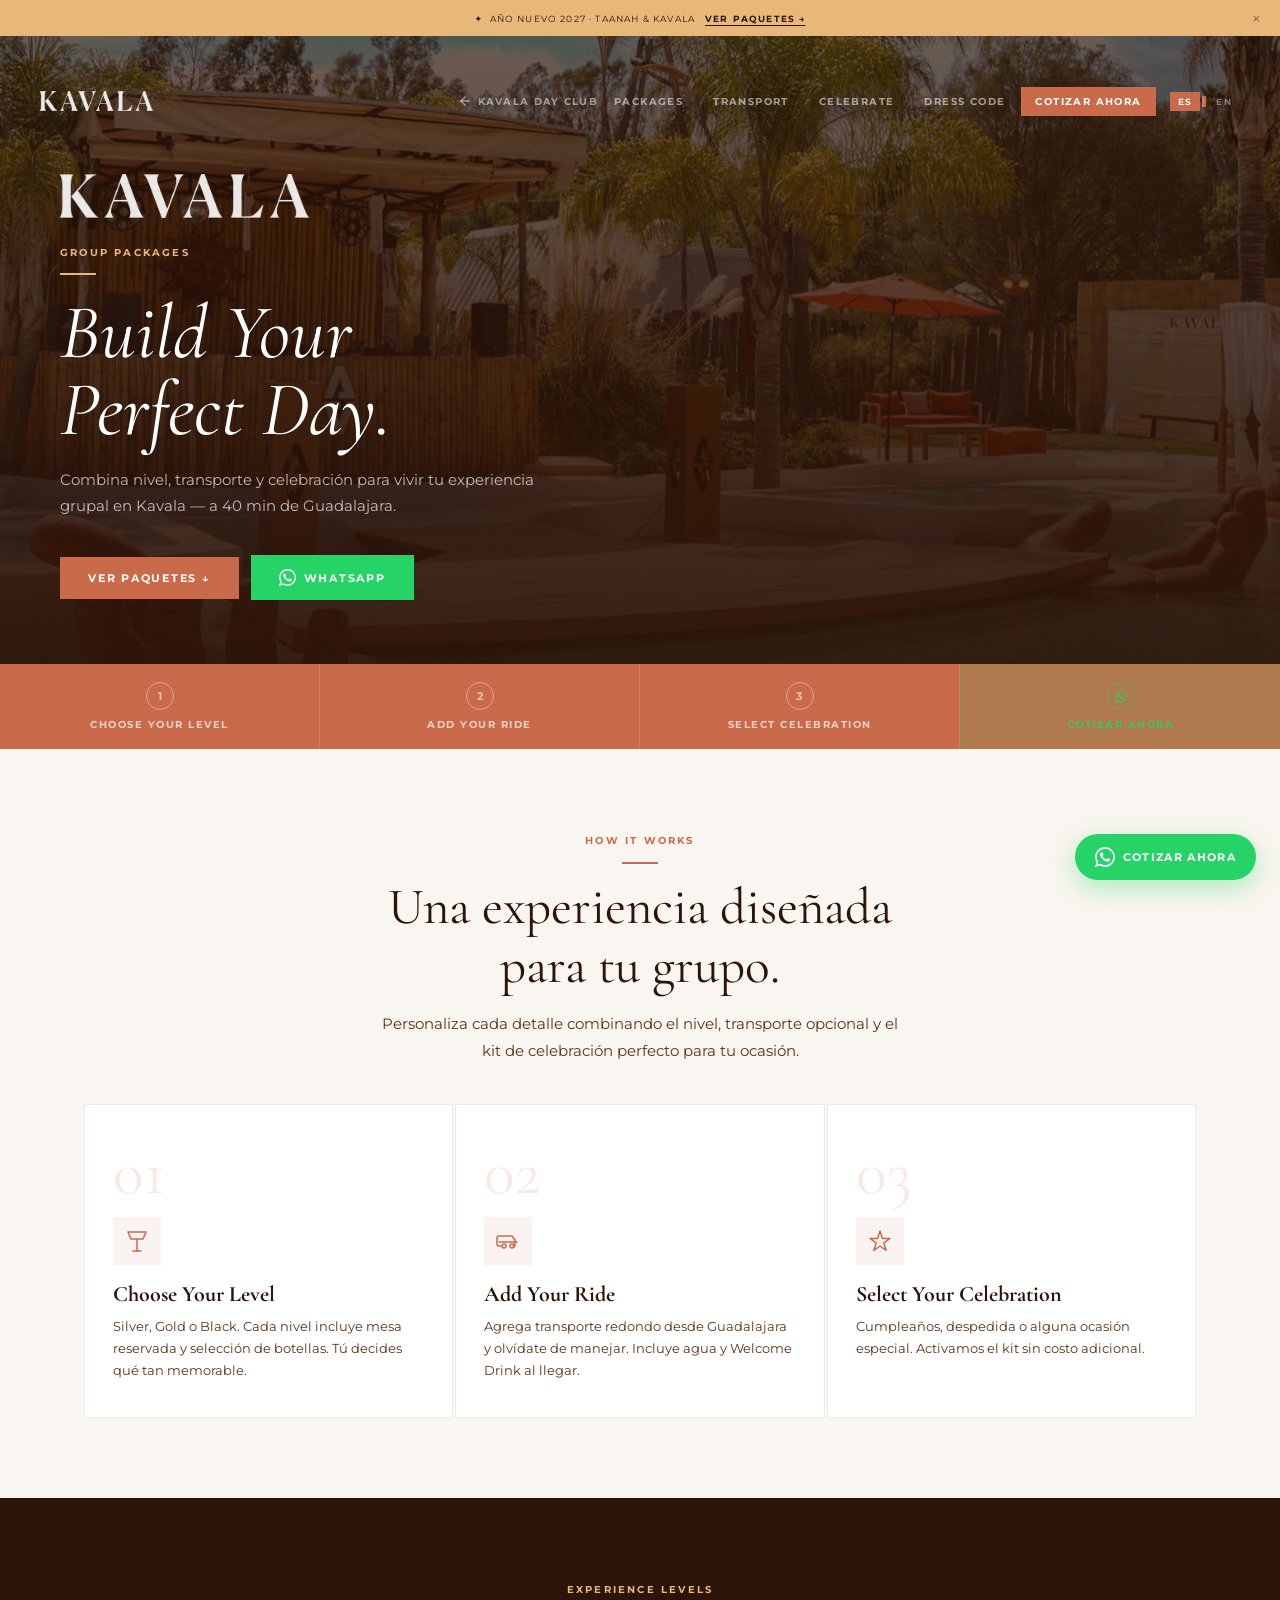
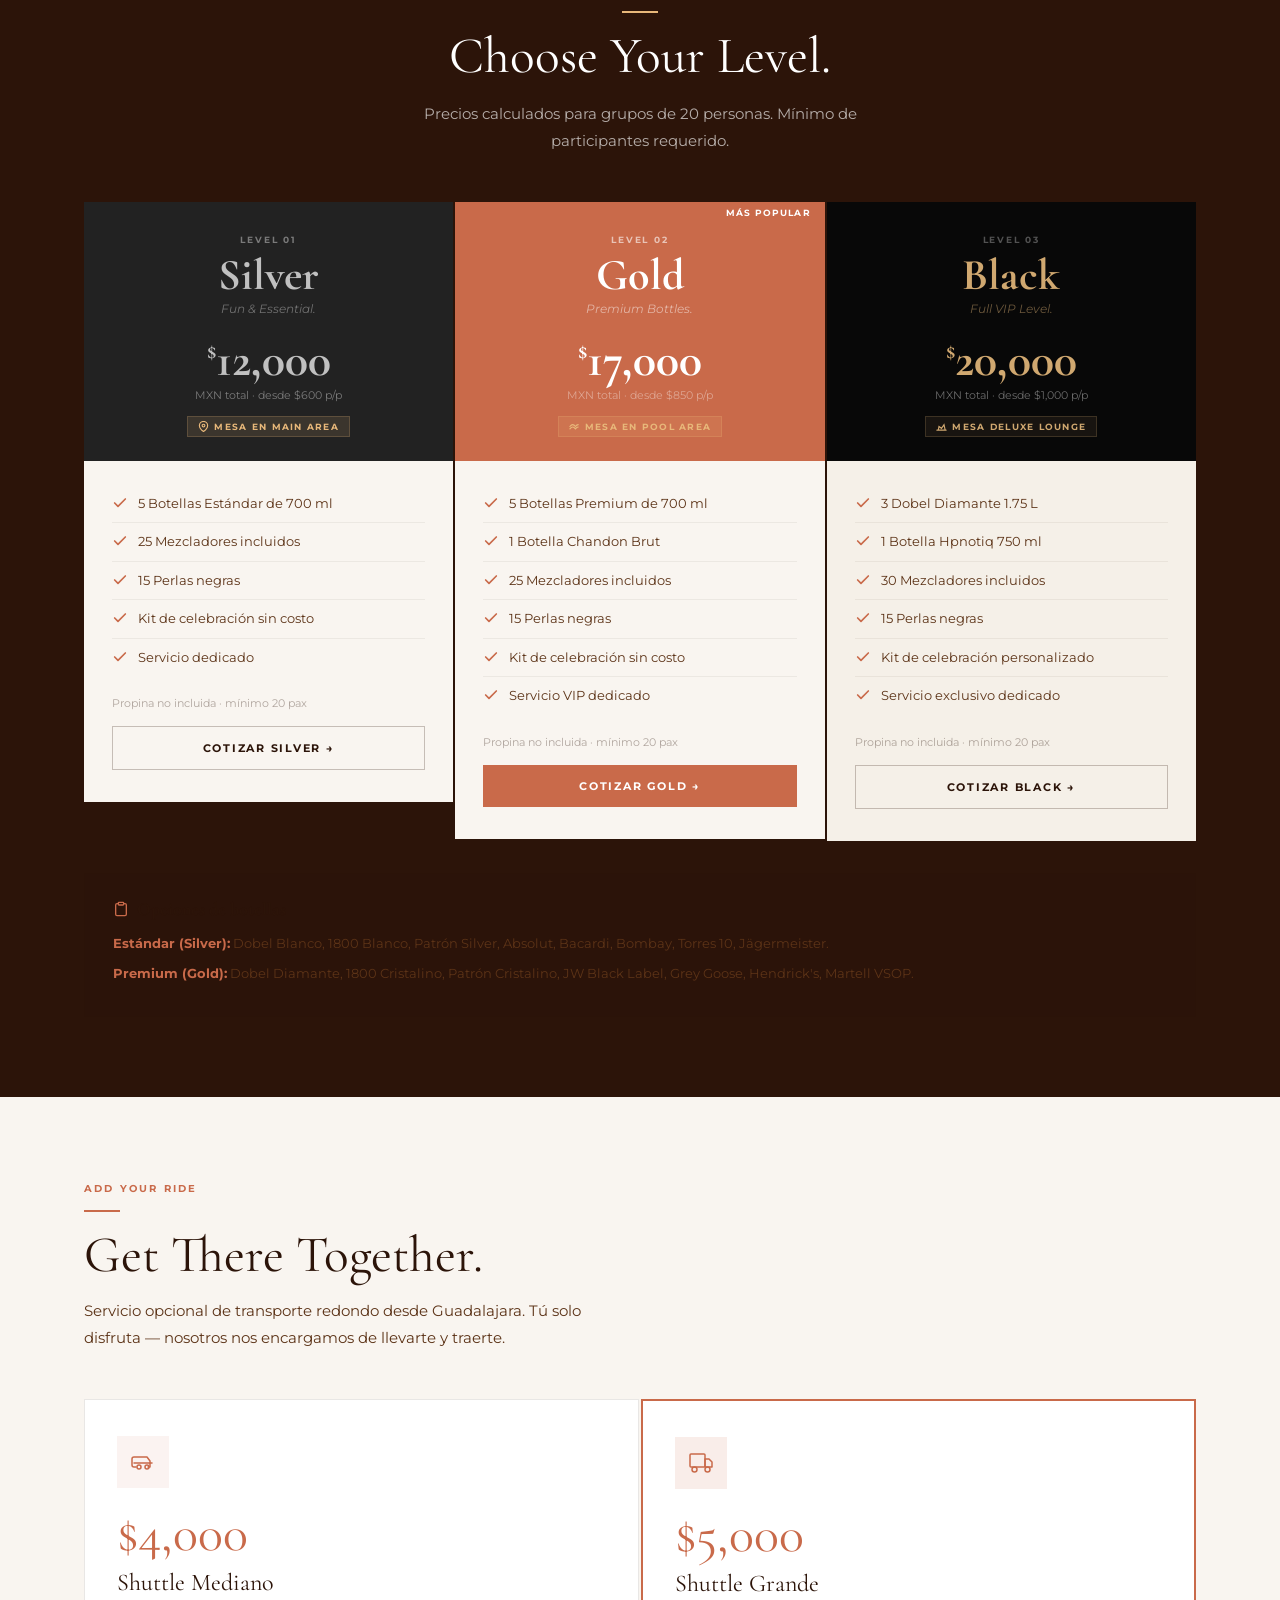
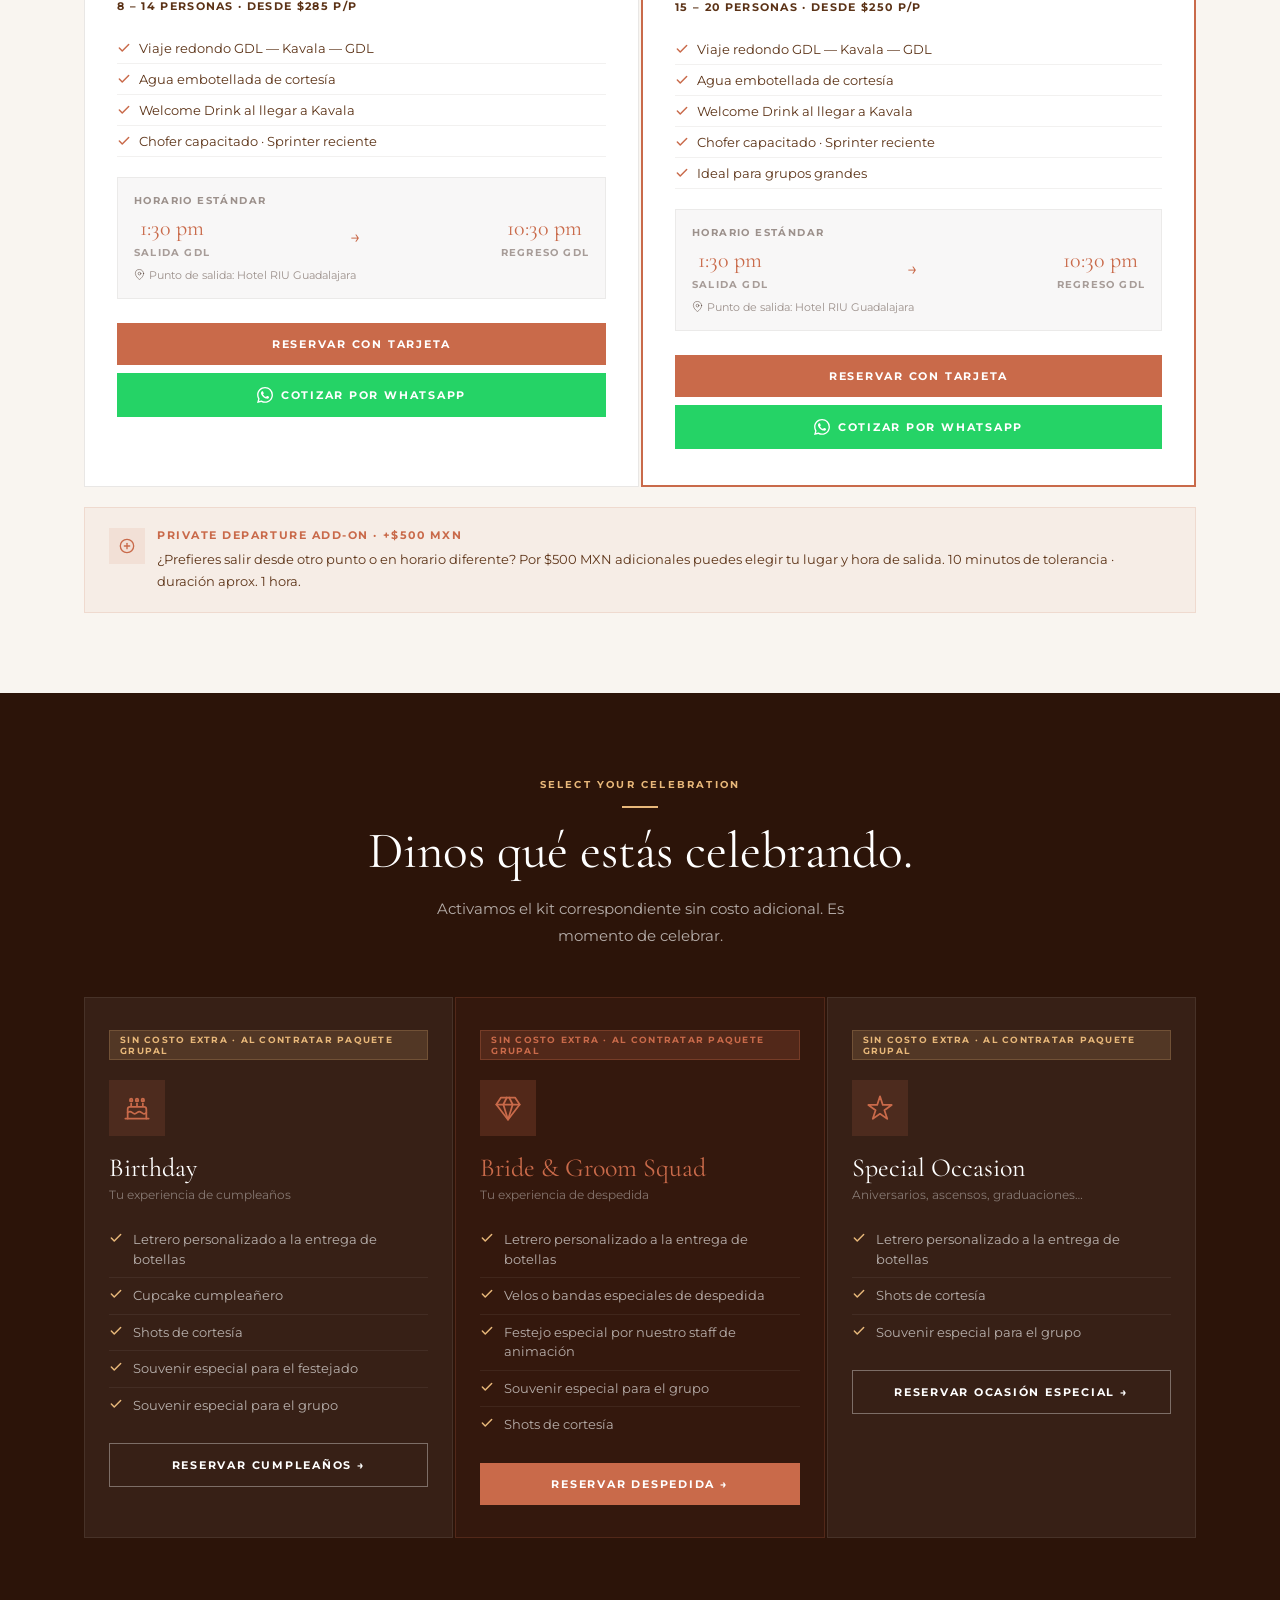
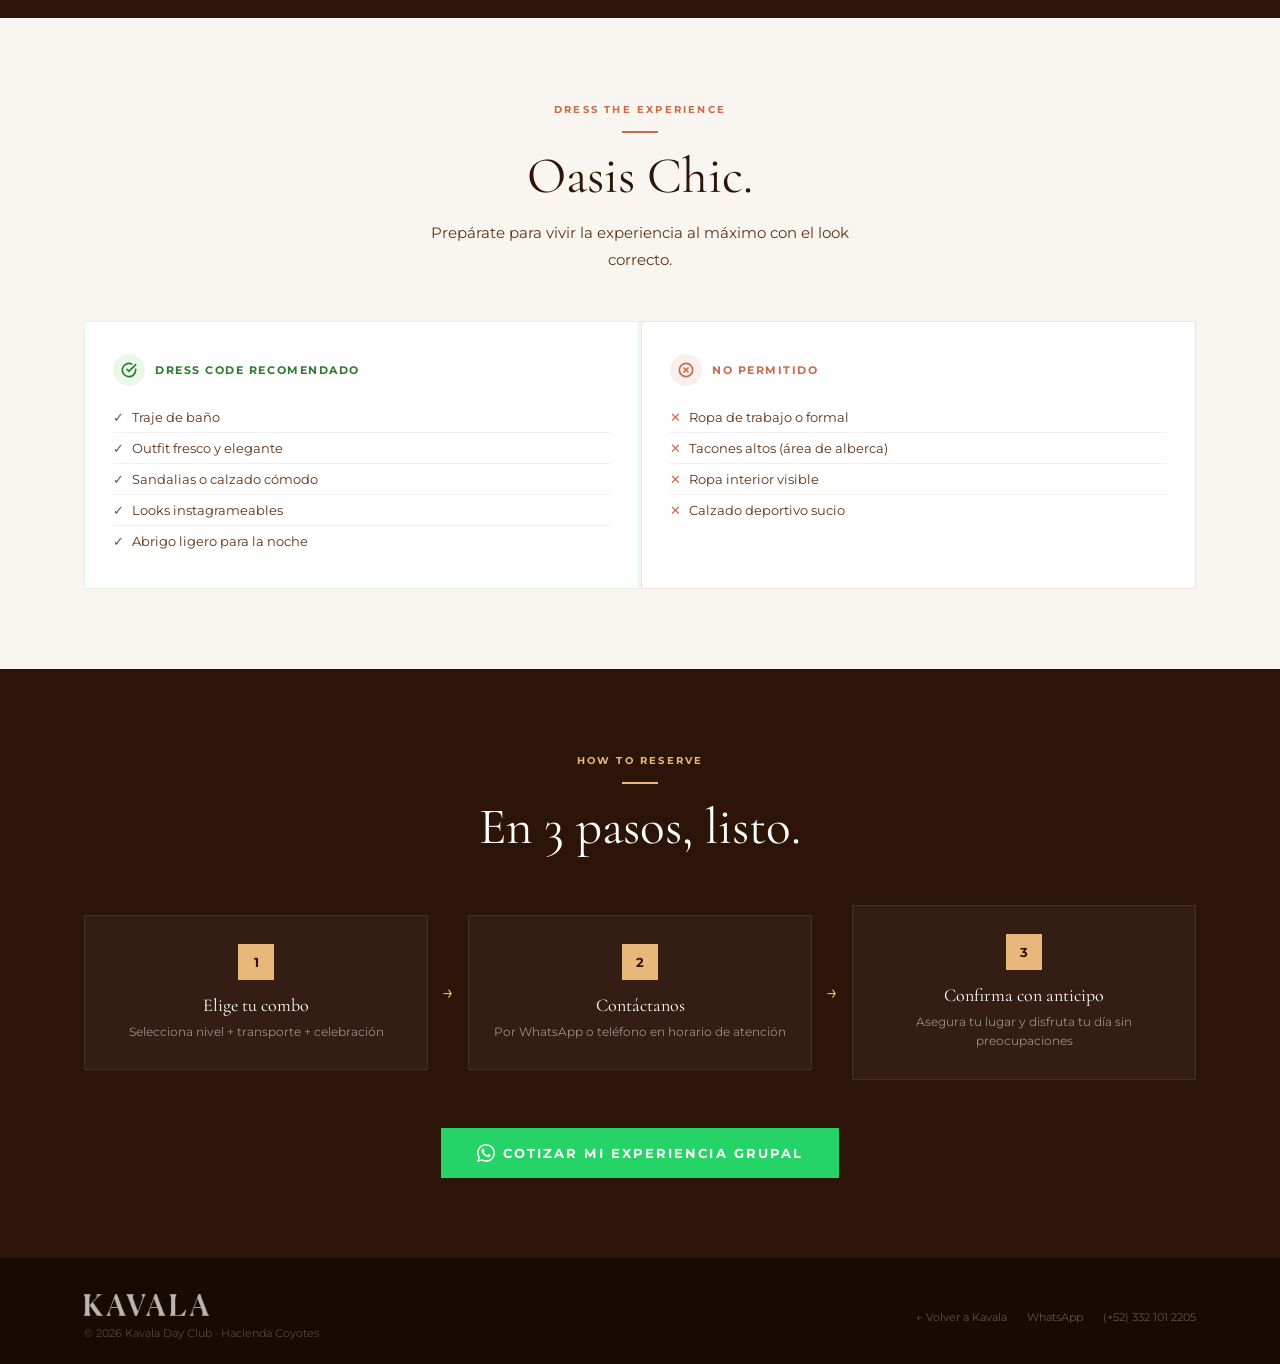
<file: grupos.html>
<!DOCTYPE html>
<html lang="es-MX">
<head>
<meta charset="UTF-8">
<meta name="viewport" content="width=device-width, initial-scale=1.0">
<title>Group Packages | Kavala Day Club — Silver, Gold & Black</title>
<meta name="description" content="Arma tu experiencia grupal en Kavala. Paquetes Silver, Gold y Black con botellas, transporte redondo desde GDL y kits de celebración para cumpleaños y despedidas.">
<!-- Google Tag Manager -->
<script>(function(w,d,s,l,i){w[l]=w[l]||[];w[l].push({'gtm.start':new Date().getTime(),event:'gtm.js'});var f=d.getElementsByTagName(s)[0],j=d.createElement(s),dl=l!='dataLayer'?'&l='+l:'';j.async=true;j.src='https://www.googletagmanager.com/gtm.js?id='+i+dl;f.parentNode.insertBefore(j,f);})(window,document,'script','dataLayer','GTM-TNWW7LJD');</script>
<!-- Meta Pixel -->
<script>!function(f,b,e,v,n,t,s){if(f.fbq)return;n=f.fbq=function(){n.callMethod?n.callMethod.apply(n,arguments):n.queue.push(arguments)};if(!f._fbq)f._fbq=n;n.push=n;n.loaded=!0;n.version='2.0';n.queue=[];t=b.createElement(e);t.async=!0;t.src=v;s=b.getElementsByTagName(e)[0];s.parentNode.insertBefore(t,s)}(window,document,'script','https://connect.facebook.net/en_US/fbevents.js');fbq('init','1751966532457220');fbq('track','PageView');</script>
<link rel="preconnect" href="https://fonts.googleapis.com">
<link rel="preconnect" href="https://fonts.gstatic.com" crossorigin>
<link href="https://fonts.googleapis.com/css2?family=Cormorant+Garamond:ital,wght@0,400;0,600;0,700;1,400;1,600;1,700&family=Montserrat:wght@300;400;500;600;700;800&display=swap" rel="stylesheet">
<style>
:root{
  --terra:#C96A4A;--terra-d:#A8563B;--pool:#4DBFC9;--gold:#E8B87A;
  --cream:#F9F5F0;--dark:#2C1409;--mid:#5C3317;--white:#FFFFFF;
  --ff-s:'Cormorant Garamond',Georgia,serif;--ff-n:'Montserrat',system-ui,sans-serif;
  --trans:all .25s ease;
}
*,*::before,*::after{box-sizing:border-box;margin:0;padding:0;}
html{scroll-behavior:smooth;}
body{font-family:var(--ff-n);background:var(--white);color:var(--dark);overflow-x:hidden;}
a{text-decoration:none;color:inherit;}
img{display:block;max-width:100%;}

/* TOPBAR */
.g-topbar{background:#1a0a04;padding:7px 40px;display:flex;justify-content:space-between;align-items:center;flex-wrap:wrap;gap:8px;border-bottom:1px solid rgba(255,255,255,.07);}
.g-topbar a{font-family:var(--ff-n);font-size:9px;font-weight:700;letter-spacing:.16em;text-transform:uppercase;color:rgba(255,255,255,.4);display:flex;align-items:center;gap:6px;}
.g-topbar nav{display:flex;gap:0;}
.g-topbar nav a{font-size:9px;font-weight:600;letter-spacing:.13em;text-transform:uppercase;color:rgba(255,255,255,.4);padding:4px 14px;border-right:1px solid rgba(255,255,255,.08);}
.g-topbar nav a:last-child{border-right:none;}

/* NAV */
.g-nav{position:fixed;top:33px;left:0;right:0;z-index:900;height:64px;display:flex;align-items:center;justify-content:space-between;padding:0 40px;transition:var(--trans);}
.g-nav--scrolled{background:var(--dark);box-shadow:0 2px 20px rgba(0,0,0,.3);top:0;}
.g-nav__logo{height:20px;filter:brightness(0) invert(1);opacity:.9;}
.g-nav__links{display:flex;gap:2px;}
.g-nav__link{font-size:10px;font-weight:700;letter-spacing:.14em;text-transform:uppercase;color:rgba(255,255,255,.55);padding:8px 14px;transition:var(--trans);}
.g-nav__link:hover{color:var(--white);}
.g-nav__link--cta{background:var(--terra);color:var(--white)!important;}
.g-nav__link--cta:hover{background:var(--terra-d);}
.g-nav__back{display:flex;align-items:center;gap:6px;font-size:10px;font-weight:700;letter-spacing:.13em;text-transform:uppercase;color:rgba(255,255,255,.5);transition:var(--trans);}
.g-nav__back:hover{color:var(--white);}

/* HERO */
.g-hero{position:relative;min-height:70vh;display:flex;flex-direction:column;justify-content:flex-end;overflow:hidden;background:var(--dark);}
.g-hero__bg{position:absolute;inset:0;background-size:cover;background-position:center;opacity:.45;}
.g-hero__overlay{position:absolute;inset:0;background:linear-gradient(to bottom,rgba(44,20,9,.3) 0%,rgba(44,20,9,.9) 100%);}
.g-hero__content{position:relative;z-index:2;padding:0 60px 64px;max-width:900px;}
@media(max-width:768px){.g-hero__content{padding:0 20px 80px;}}

/* STEPS NAV */
.g-steps{background:var(--terra);padding:0;display:flex;overflow-x:auto;}
.g-step{flex:1;min-width:140px;padding:18px 20px;text-align:center;border-right:1px solid rgba(255,255,255,.15);cursor:pointer;transition:var(--trans);display:flex;flex-direction:column;align-items:center;gap:8px;}
.g-step:last-child{border-right:none;}
.g-step:hover{background:rgba(255,255,255,.1);}
.g-step__num{width:28px;height:28px;border:1.5px solid rgba(255,255,255,.4);color:rgba(255,255,255,.6);border-radius:50%;display:flex;align-items:center;justify-content:center;font-size:11px;font-weight:700;}
.g-step__label{font-size:10px;font-weight:700;letter-spacing:.15em;text-transform:uppercase;color:rgba(255,255,255,.7);}

/* WRAP / SECTION */
.g-wrap{max-width:1200px;margin:0 auto;padding:0 44px;}
.g-wrap--sm{max-width:800px;}
@media(max-width:768px){.g-wrap{padding:0 20px;}}
.g-section{padding:80px 0;}
.g-bg-dark{background:var(--dark);}
.g-bg-cream{background:var(--cream);}
.g-bg-white{background:var(--white);}
.g-tc{text-align:center;}
.g-label{font-family:var(--ff-n);font-size:10px;font-weight:700;letter-spacing:.22em;text-transform:uppercase;color:var(--terra);}
.g-label--gold{color:var(--gold);}
.g-label--light{color:rgba(255,255,255,.45);}
.g-line{width:36px;height:2px;background:var(--terra);margin:14px 0;}
.g-line--c{margin:14px auto;}
.g-line--gold{background:var(--gold);}
.g-h1{font-family:var(--ff-s);font-size:clamp(40px,6vw,80px);font-weight:400;font-style:italic;color:var(--white);line-height:1.0;}
.g-h2{font-family:var(--ff-s);font-size:clamp(28px,4vw,52px);font-weight:400;line-height:1.15;}
.g-h2--light{color:var(--white);}
.g-body{font-size:15px;line-height:1.8;color:var(--mid);}
.g-body--light{color:rgba(255,255,255,.65);}

/* BTN */
.g-btn{display:inline-flex;align-items:center;gap:8px;font-family:var(--ff-n);font-size:11px;font-weight:700;letter-spacing:.16em;text-transform:uppercase;padding:14px 28px;cursor:pointer;border:none;transition:var(--trans);}
.g-btn--terra{background:var(--terra);color:var(--white);}
.g-btn--terra:hover{background:var(--terra-d);transform:translateY(-2px);}
.g-btn--wa{background:#25D366;color:var(--white);}
.g-btn--wa:hover{background:#20bf5b;transform:translateY(-2px);}
.g-btn--ghost{background:transparent;color:var(--white);border:1.5px solid rgba(255,255,255,.35);}
.g-btn--ghost:hover{border-color:var(--white);background:rgba(255,255,255,.07);}
.g-btn--ghost-dark{background:transparent;color:var(--dark);border:1.5px solid rgba(44,20,9,.25);}
.g-btn--ghost-dark:hover{border-color:var(--terra);color:var(--terra);}
.g-btn--gold{background:var(--gold);color:var(--dark);}
.g-btn-group{display:flex;gap:12px;flex-wrap:wrap;align-items:center;}
.g-btn-group--c{justify-content:center;}

/* HOW IT WORKS */
.g-steps-grid{display:grid;grid-template-columns:repeat(3,1fr);gap:2px;margin-top:40px;}
@media(max-width:768px){.g-steps-grid{grid-template-columns:1fr;}}
.g-step-card{background:var(--white);padding:36px 28px;border:1px solid rgba(44,20,9,.08);}
.g-step-card__num{font-family:var(--ff-s);font-size:64px;font-weight:400;color:rgba(201,106,74,.15);line-height:1;margin-bottom:12px;}
.g-step-card__icon{width:48px;height:48px;display:flex;align-items:center;justify-content:center;background:rgba(201,106,74,.08);margin-bottom:16px;}
.g-step-card__title{font-family:var(--ff-s);font-size:22px;color:var(--dark);margin-bottom:8px;}
.g-step-card__desc{font-size:13px;color:var(--mid);line-height:1.7;}

/* PACKAGES */
.g-pkgs{display:grid;grid-template-columns:repeat(3,1fr);gap:2px;}
@media(max-width:900px){.g-pkgs{grid-template-columns:1fr;max-width:480px;margin:0 auto;}}
.g-pkg{position:relative;overflow:hidden;}
.g-pkg--featured{border:2px solid var(--terra);box-shadow:0 24px 64px rgba(201,106,74,.22);}
.g-pkg__badge{position:absolute;top:0;right:0;background:var(--terra);color:var(--white);font-size:9px;font-weight:700;letter-spacing:.12em;text-transform:uppercase;padding:5px 14px;}
.g-pkg__head{padding:32px 28px 24px;text-align:center;}
.g-pkg__tier{font-size:9px;font-weight:700;letter-spacing:.2em;text-transform:uppercase;color:rgba(255,255,255,.4);margin-bottom:8px;}
.g-pkg__name{font-family:var(--ff-s);font-size:44px;font-weight:700;color:var(--white);margin-bottom:4px;line-height:1;}
.g-pkg__tag{font-size:12px;color:rgba(255,255,255,.5);font-style:italic;margin-bottom:20px;}
.g-pkg__price{font-family:var(--ff-s);font-size:48px;font-weight:700;color:var(--white);line-height:1;}
.g-pkg__price sup{font-size:22px;vertical-align:super;}
.g-pkg__unit{font-size:11px;color:rgba(255,255,255,.4);margin-top:4px;}
.g-pkg__loc{display:inline-flex;align-items:center;gap:5px;font-size:9px;font-weight:700;letter-spacing:.14em;text-transform:uppercase;color:var(--gold);margin-top:14px;padding:4px 10px;background:rgba(232,184,122,.12);border:1px solid rgba(232,184,122,.2);}
.g-pkg__body{padding:24px 28px 32px;background:var(--cream);}
.g-pkg__list{list-style:none;margin-bottom:20px;}
.g-pkg__list li{font-size:13px;color:var(--mid);padding:9px 0;border-bottom:1px solid rgba(44,20,9,.06);display:flex;gap:10px;align-items:flex-start;line-height:1.5;}
.g-pkg__list li:last-child{border-bottom:none;}
.g-pkg__list li::before{content:'';width:16px;height:16px;background:url("data:image/svg+xml,%3Csvg xmlns='http://www.w3.org/2000/svg' width='16' height='16' viewBox='0 0 24 24' fill='none' stroke='%23C96A4A' stroke-width='2.5' stroke-linecap='round' stroke-linejoin='round'%3E%3Cpolyline points='20 6 9 17 4 12'/%3E%3C/svg%3E") center/contain no-repeat;flex-shrink:0;margin-top:1px;}
.g-pkg__note{font-size:11px;color:rgba(44,20,9,.35);margin-bottom:16px;}

/* BOTTLES INFO */
.g-bottles{background:rgba(44,20,9,.04);border:1px solid rgba(44,20,9,.08);padding:24px 28px;margin-top:32px;}
.g-bottles__title{font-family:var(--ff-s);font-size:18px;color:var(--dark);margin-bottom:12px;display:flex;align-items:center;gap:8px;}
.g-bottles p{font-size:13px;color:var(--mid);line-height:1.7;margin-bottom:8px;}
.g-bottles strong{color:var(--terra);}

/* TRANSPORT */
.g-transport-grid{display:grid;grid-template-columns:1fr 1fr;gap:2px;margin-top:40px;}
@media(max-width:768px){.g-transport-grid{grid-template-columns:1fr;}}
.g-transport{background:var(--white);border:1px solid rgba(44,20,9,.1);padding:36px 32px;}
.g-transport--featured{border-color:var(--terra);border-width:2px;}
.g-transport__icon{width:52px;height:52px;background:rgba(201,106,74,.08);display:flex;align-items:center;justify-content:center;margin-bottom:20px;}
.g-transport__price{font-family:var(--ff-s);font-size:52px;color:var(--terra);line-height:1;}
.g-transport__name{font-family:var(--ff-s);font-size:24px;color:var(--dark);margin:8px 0 2px;}
.g-transport__cap{font-size:11px;font-weight:700;letter-spacing:.12em;text-transform:uppercase;color:var(--mid);margin-bottom:20px;}
.g-transport__list{list-style:none;margin-bottom:20px;}
.g-transport__list li{font-size:13px;color:var(--mid);padding:7px 0;border-bottom:1px solid rgba(44,20,9,.06);display:flex;gap:8px;align-items:center;}
.g-transport__list li::before{content:'';width:14px;height:14px;background:url("data:image/svg+xml,%3Csvg xmlns='http://www.w3.org/2000/svg' width='14' height='14' viewBox='0 0 24 24' fill='none' stroke='%23C96A4A' stroke-width='2.5' stroke-linecap='round' stroke-linejoin='round'%3E%3Cpolyline points='20 6 9 17 4 12'/%3E%3C/svg%3E") center/contain no-repeat;flex-shrink:0;}
.g-transport__horario{background:rgba(44,20,9,.03);border:1px solid rgba(44,20,9,.06);padding:16px;margin-top:16px;}
.g-transport__horario-row{display:flex;align-items:center;gap:12px;margin-top:8px;}
.g-transport__horario-item{text-align:center;}
.g-transport__horario-time{font-family:var(--ff-s);font-size:22px;color:var(--terra);display:block;}
.g-transport__horario-desc{font-size:10px;font-weight:700;letter-spacing:.12em;text-transform:uppercase;color:rgba(44,20,9,.4);}
.g-transport__addon{background:rgba(201,106,74,.06);border:1px solid rgba(201,106,74,.15);padding:20px 24px;margin-top:20px;}

/* CELEBRATION CARDS */
.g-celeb-grid{display:grid;grid-template-columns:repeat(3,1fr);gap:2px;margin-top:40px;}
@media(max-width:768px){.g-celeb-grid{grid-template-columns:1fr;}}
.g-celeb{background:rgba(255,255,255,.05);border:1px solid rgba(255,255,255,.08);padding:32px 24px;position:relative;overflow:hidden;transition:var(--trans);}
.g-celeb:hover{background:rgba(255,255,255,.09);}
.g-celeb__badge{display:inline-block;background:rgba(232,184,122,.15);color:var(--gold);font-size:9px;font-weight:700;letter-spacing:.14em;text-transform:uppercase;padding:3px 10px;border:1px solid rgba(232,184,122,.2);margin-bottom:20px;}
.g-celeb__icon{width:56px;height:56px;background:rgba(201,106,74,.15);display:flex;align-items:center;justify-content:center;margin-bottom:16px;}
.g-celeb__name{font-family:var(--ff-s);font-size:26px;color:var(--white);margin-bottom:4px;}
.g-celeb__sub{font-size:12px;color:rgba(255,255,255,.4);margin-bottom:20px;}
.g-celeb__list{list-style:none;margin-bottom:20px;}
.g-celeb__list li{font-size:13px;color:rgba(255,255,255,.65);padding:8px 0;border-bottom:1px solid rgba(255,255,255,.06);display:flex;gap:10px;align-items:flex-start;line-height:1.5;}
.g-celeb__list li:last-child{border-bottom:none;}
.g-celeb__list li::before{content:'';width:14px;height:14px;background:url("data:image/svg+xml,%3Csvg xmlns='http://www.w3.org/2000/svg' width='14' height='14' viewBox='0 0 24 24' fill='none' stroke='%23E8B87A' stroke-width='2.5' stroke-linecap='round' stroke-linejoin='round'%3E%3Cpolyline points='20 6 9 17 4 12'/%3E%3C/svg%3E") center/contain no-repeat;flex-shrink:0;margin-top:1px;}

/* DRESS CODE */
.g-dress-grid{display:grid;grid-template-columns:1fr 1fr;gap:2px;margin-top:40px;}
@media(max-width:768px){.g-dress-grid{grid-template-columns:1fr;}}
.g-dress{padding:32px 28px;background:var(--white);border:1px solid rgba(44,20,9,.08);}
.g-dress--ok{border-color:rgba(60,180,60,.15);}
.g-dress--no{border-color:rgba(201,106,74,.2);}
.g-dress__header{display:flex;align-items:center;gap:10px;margin-bottom:16px;}
.g-dress__icon{width:32px;height:32px;display:flex;align-items:center;justify-content:center;border-radius:50%;}
.g-dress--ok .g-dress__icon{background:rgba(60,180,60,.1);}
.g-dress--no .g-dress__icon{background:rgba(201,106,74,.1);}
.g-dress__title{font-size:11px;font-weight:700;letter-spacing:.14em;text-transform:uppercase;}
.g-dress--ok .g-dress__title{color:#2d7a2d;}
.g-dress--no .g-dress__title{color:var(--terra);}
.g-dress__list{list-style:none;}
.g-dress__list li{font-size:13px;color:var(--mid);padding:7px 0;border-bottom:1px solid rgba(44,20,9,.06);display:flex;gap:8px;}
.g-dress__list li:last-child{border-bottom:none;}
.g-dress--ok .g-dress__list li::before{content:'✓';color:#2d7a2d;font-weight:700;}
.g-dress--no .g-dress__list li::before{content:'✕';color:var(--terra);font-weight:700;}

/* RESERVE FLOW */
.g-flow{display:grid;grid-template-columns:1fr 40px 1fr 40px 1fr;gap:0;align-items:center;margin-top:40px;}
@media(max-width:768px){.g-flow{grid-template-columns:1fr;}.g-flow-arrow{transform:rotate(90deg);margin:0 auto;}}
.g-flow-step{background:rgba(255,255,255,.04);border:1px solid rgba(255,255,255,.08);padding:28px 24px;text-align:center;}
.g-flow-step__num{width:36px;height:36px;background:var(--gold);color:var(--dark);font-size:13px;font-weight:700;display:flex;align-items:center;justify-content:center;margin:0 auto 14px;}
.g-flow-step__title{font-family:var(--ff-s);font-size:18px;color:var(--white);margin-bottom:6px;}
.g-flow-step__desc{font-size:12px;color:rgba(255,255,255,.5);line-height:1.6;}
.g-flow-arrow{text-align:center;color:var(--gold);font-size:20px;}

/* STICKY WA */
.g-wa-sticky{position:fixed;bottom:20px;right:24px;z-index:800;background:#25D366;color:var(--white);border-radius:50px;display:flex;align-items:center;gap:8px;padding:13px 20px;font-size:11px;font-weight:700;letter-spacing:.12em;text-transform:uppercase;box-shadow:0 8px 24px rgba(37,211,102,.35);transition:var(--trans);}
.g-wa-sticky:hover{transform:translateY(-3px);}
.g-wa-sticky svg{width:20px;height:20px;flex-shrink:0;}
@media(max-width:768px){.g-wa-sticky span{display:none;}.g-wa-sticky{padding:14px;border-radius:50%;}}

/* FADE */
.g-fade{opacity:0;transform:translateY(22px);transition:opacity .6s ease,transform .6s ease;}
.g-fade.in{opacity:1;transform:none;}
.g-fade--d1{transition-delay:.1s;}.g-fade--d2{transition-delay:.2s;}.g-fade--d3{transition-delay:.3s;}

/* Lang toggle */
.kv-lang-toggle{display:flex;align-items:center;gap:2px;margin-left:12px;}
.kv-lang-toggle a,.kv-lang-toggle span{font-size:9px;font-weight:700;letter-spacing:.14em;text-transform:uppercase;padding:4px 8px;color:rgba(255,255,255,.4);text-decoration:none;transition:color .2s;}
.kv-lang-toggle a:hover{color:#fff;}
.kv-lang-toggle span{color:#fff;background:var(--terra);padding:4px 8px;}
.kv-lang-toggle .sep{color:rgba(255,255,255,.2);padding:0;}

/* ── Promo bar NYE2027 ── */
.kv-promo-bar{position:fixed;top:0;left:0;right:0;z-index:1000;height:36px;background:var(--gold);display:flex;align-items:center;justify-content:center;gap:10px;padding:0 44px;font-family:var(--ff-n);font-size:9px;letter-spacing:.13em;text-transform:uppercase;color:var(--dark);}
.kv-promo-bar[hidden]{display:none;}
.kv-promo-bar a{color:var(--dark);font-weight:700;text-decoration:underline;text-underline-offset:3px;}
.kv-promo-bar .pb-close{position:absolute;right:12px;top:50%;transform:translateY(-50%);background:none;border:none;cursor:pointer;padding:6px 8px;color:var(--dark);opacity:.5;font-size:13px;line-height:1;}
@media(max-width:640px){.kv-promo-bar{font-size:8px;gap:6px;padding:0 36px;}}
</style>
</head>
<body>
<!-- GTM noscript --><noscript><iframe src="https://www.googletagmanager.com/ns.html?id=GTM-TNWW7LJD" height="0" width="0" style="display:none;visibility:hidden"></iframe></noscript>

<!-- PROMO BAR NYE2027 -->
<div class="kv-promo-bar" id="promo-bar" hidden>
  <span>&#10022;&nbsp; A&ntilde;o Nuevo 2027 &middot; Taanah &amp; Kavala</span>
  <a href="https://taanahglamping.com/NYE2027" target="_blank" rel="noopener">Ver paquetes &rarr;</a>
  <button class="pb-close" type="button" aria-label="Cerrar anuncio">&times;</button>
</div>

<!-- TOP BAR -->
<div class="g-topbar">
  <a href="https://www.hdacoyotes.com"><svg width="11" height="11" viewBox="0 0 24 24" fill="none" stroke="currentColor" stroke-width="2.5" stroke-linecap="round"><path d="M3 9l9-7 9 7v11a2 2 0 0 1-2 2H5a2 2 0 0 1-2-2z"/><polyline points="9 22 9 12 15 12 15 22"/></svg>Hacienda Coyotes</a>
  <nav>
    <a href="https://www.hdacoyotes.com">Home</a>
    <a href="https://www.hdacoyotes.com">Restaurante HC</a>
    <a href="https://www.taanahglamping.com">Hotel &amp; Glamping</a>
    <a href="https://www.hdacoyotes.com">Contacto</a>
  </nav>
</div>

<!-- NAV -->
<nav class="g-nav" id="gNav">
  <a href="/"><img class="g-nav__logo" src="uploads/kavala-logo.png" alt="Kavala Day Club"></a>
  <div class="g-nav__links">
    <a class="g-nav__back" href="/">
      <svg width="14" height="14" viewBox="0 0 24 24" fill="none" stroke="currentColor" stroke-width="2.5" stroke-linecap="round"><line x1="19" y1="12" x2="5" y2="12"/><polyline points="12 19 5 12 12 5"/></svg>
      Kavala Day Club
    </a>
    <a class="g-nav__link" href="#niveles">Packages</a>
    <a class="g-nav__link" href="#transporte">Transport</a>
    <a class="g-nav__link" href="#celebracion">Celebrate</a>
    <a class="g-nav__link" href="#dresscode">Dress Code</a>
    <a class="g-nav__link g-nav__link--cta" href="https://wa.me/523316990962?text=Hola,+quiero+cotizar+un+paquete+grupal+en+Kavala" target="_blank" rel="noopener">Cotizar ahora</a>
  
  <div class="kv-lang-toggle"><span>ES</span><span class="sep">|</span><a href="/en/grupos">EN</a></div>
</div>
</nav>

<!-- HERO -->
<section class="g-hero">
  <div class="g-hero__bg" style="background-image:url('uploads/venue-05.jpg');"></div>
  <div class="g-hero__overlay"></div>
  <div class="g-hero__content">
    <img src="uploads/kavala-logo.png" alt="Kavala Day Club" style="height:44px;filter:brightness(0) invert(1);margin-bottom:28px;opacity:.9;">
    <span class="g-label g-label--gold" style="display:block;margin-bottom:12px;">Group Packages</span>
    <div class="g-line g-line--gold" style="margin-bottom:20px;"></div>
    <h1 class="g-h1">Build Your<br>Perfect Day.</h1>
    <p style="font-family:var(--ff-n);font-size:15px;color:rgba(255,255,255,.7);line-height:1.75;margin:18px 0 36px;max-width:500px;">Combina nivel, transporte y celebración para vivir tu experiencia grupal en Kavala — a 40 min de Guadalajara.</p>
    <div class="g-btn-group">
      <a class="g-btn g-btn--terra" href="#niveles">Ver paquetes ↓</a>
      <a class="g-btn g-btn--wa" href="https://wa.me/523316990962?text=Hola,+quiero+cotizar+un+paquete+grupal+en+Kavala" target="_blank" rel="noopener">
        <svg width="17" height="17" viewBox="0 0 24 24" fill="currentColor"><path d="M17.472 14.382c-.297-.149-1.758-.867-2.03-.967-.273-.099-.471-.148-.67.15-.197.297-.767.966-.94 1.164-.173.199-.347.223-.644.075-.297-.15-1.255-.463-2.39-1.475-.883-.788-1.48-1.761-1.653-2.059-.173-.297-.018-.458.13-.606.134-.133.298-.347.446-.52.149-.174.198-.298.298-.497.099-.198.05-.371-.025-.52-.075-.149-.669-1.612-.916-2.207-.242-.579-.487-.5-.669-.51-.173-.008-.371-.01-.57-.01-.198 0-.52.074-.792.372-.272.297-1.04 1.016-1.04 2.479 0 1.462 1.065 2.875 1.213 3.074.149.198 2.096 3.2 5.077 4.487.709.306 1.262.489 1.694.625.712.227 1.36.195 1.871.118.571-.085 1.758-.719 2.006-1.413.248-.694.248-1.289.173-1.413-.074-.124-.272-.198-.57-.347m-5.421 7.403h-.004a9.87 9.87 0 01-5.031-1.378l-.361-.214-3.741.982.998-3.648-.235-.374a9.86 9.86 0 01-1.51-5.26c.001-5.45 4.436-9.884 9.888-9.884 2.64 0 5.122 1.03 6.988 2.898a9.825 9.825 0 012.893 6.994c-.003 5.45-4.437 9.884-9.885 9.884m8.413-18.297A11.815 11.815 0 0012.05 0C5.495 0 .16 5.335.157 11.892c0 2.096.547 4.142 1.588 5.945L.057 24l6.305-1.654a11.882 11.882 0 005.683 1.448h.005c6.554 0 11.890-5.335 11.893-11.893a11.821 11.821 0 00-3.48-8.413z"/></svg>
        WhatsApp
      </a>
    </div>
  </div>
</section>

<!-- STEPS NAV -->
<div class="g-steps">
  <a href="#niveles" class="g-step">
    <div class="g-step__num">1</div>
    <div class="g-step__label">Choose Your Level</div>
  </a>
  <a href="#transporte" class="g-step">
    <div class="g-step__num">2</div>
    <div class="g-step__label">Add Your Ride</div>
  </a>
  <a href="#celebracion" class="g-step">
    <div class="g-step__num">3</div>
    <div class="g-step__label">Select Celebration</div>
  </a>
  <a href="https://wa.me/523316990962?text=Hola,+quiero+cotizar+un+paquete+grupal+en+Kavala" target="_blank" rel="noopener" class="g-step" style="background:rgba(37,211,102,.15);border-left:1px solid rgba(37,211,102,.3);">
    <div class="g-step__num" style="border-color:rgba(37,211,102,.5);color:#25D366;">
      <svg width="12" height="12" viewBox="0 0 24 24" fill="#25D366"><path d="M17.472 14.382c-.297-.149-1.758-.867-2.03-.967-.273-.099-.471-.148-.67.15-.197.297-.767.966-.94 1.164-.173.199-.347.223-.644.075-.297-.15-1.255-.463-2.39-1.475-.883-.788-1.48-1.761-1.653-2.059-.173-.297-.018-.458.13-.606.134-.133.298-.347.446-.52.149-.174.198-.298.298-.497.099-.198.05-.371-.025-.52-.075-.149-.669-1.612-.916-2.207-.242-.579-.487-.5-.669-.51-.173-.008-.371-.01-.57-.01-.198 0-.52.074-.792.372-.272.297-1.04 1.016-1.04 2.479 0 1.462 1.065 2.875 1.213 3.074.149.198 2.096 3.2 5.077 4.487.709.306 1.262.489 1.694.625.712.227 1.36.195 1.871.118.571-.085 1.758-.719 2.006-1.413.248-.694.248-1.289.173-1.413-.074-.124-.272-.198-.57-.347m-5.421 7.403h-.004a9.87 9.87 0 01-5.031-1.378l-.361-.214-3.741.982.998-3.648-.235-.374a9.86 9.86 0 01-1.51-5.26c.001-5.45 4.436-9.884 9.888-9.884 2.64 0 5.122 1.03 6.988 2.898a9.825 9.825 0 012.893 6.994c-.003 5.45-4.437 9.884-9.885 9.884m8.413-18.297A11.815 11.815 0 0012.05 0C5.495 0 .16 5.335.157 11.892c0 2.096.547 4.142 1.588 5.945L.057 24l6.305-1.654a11.882 11.882 0 005.683 1.448h.005c6.554 0 11.890-5.335 11.893-11.893a11.821 11.821 0 00-3.48-8.413z"/></svg>
    </div>
    <div class="g-step__label" style="color:rgba(37,211,102,.8);">Cotizar ahora</div>
  </a>
</div>

<!-- HOW IT WORKS -->
<section class="g-section g-bg-cream">
  <div class="g-wrap g-tc">
    <span class="g-label">How It Works</span>
    <div class="g-line g-line--c"></div>
    <h2 class="g-h2 g-fade">Una experiencia diseñada<br>para tu grupo.</h2>
    <p class="g-body g-fade" style="max-width:520px;margin:14px auto 0;">Personaliza cada detalle combinando el nivel, transporte opcional y el kit de celebración perfecto para tu ocasión.</p>
  </div>
  <div class="g-wrap" style="margin-top:40px;">
    <div class="g-steps-grid">
      <div class="g-step-card g-fade">
        <div class="g-step-card__num">01</div>
        <div class="g-step-card__icon">
          <svg width="24" height="24" viewBox="0 0 24 24" fill="none" stroke="var(--terra)" stroke-width="1.5" stroke-linecap="round" stroke-linejoin="round"><path d="M8 22h8M12 11v11M3 3l3 7h12l3-7H3z"/></svg>
        </div>
        <h3 class="g-step-card__title">Choose Your Level</h3>
        <p class="g-step-card__desc">Silver, Gold o Black. Cada nivel incluye mesa reservada y selección de botellas. Tú decides qué tan memorable.</p>
      </div>
      <div class="g-step-card g-fade g-fade--d1">
        <div class="g-step-card__num">02</div>
        <div class="g-step-card__icon">
          <svg width="24" height="24" viewBox="0 0 24 24" fill="none" stroke="var(--terra)" stroke-width="1.5" stroke-linecap="round" stroke-linejoin="round"><path d="M5 17H3a2 2 0 0 1-2-2V9a2 2 0 0 1 2-2h13l3 4v6h-2"/><rect x="6" y="15" width="4" height="4" rx="2"/><rect x="14" y="15" width="4" height="4" rx="2"/><path d="M3 13h18"/></svg>
        </div>
        <h3 class="g-step-card__title">Add Your Ride</h3>
        <p class="g-step-card__desc">Agrega transporte redondo desde Guadalajara y olvídate de manejar. Incluye agua y Welcome Drink al llegar.</p>
      </div>
      <div class="g-step-card g-fade g-fade--d2">
        <div class="g-step-card__num">03</div>
        <div class="g-step-card__icon">
          <svg width="24" height="24" viewBox="0 0 24 24" fill="none" stroke="var(--terra)" stroke-width="1.5" stroke-linecap="round" stroke-linejoin="round"><path d="M12 2l2.4 7.4H22l-6.2 4.5 2.4 7.4L12 17l-6.2 4.3 2.4-7.4L2 9.4h7.6z"/></svg>
        </div>
        <h3 class="g-step-card__title">Select Your Celebration</h3>
        <p class="g-step-card__desc">Cumpleaños, despedida o alguna ocasión especial. Activamos el kit sin costo adicional.</p>
      </div>
    </div>
  </div>
</section>

<!-- PACKAGES -->
<section id="niveles" class="g-section g-bg-dark">
  <div class="g-wrap g-tc" style="margin-bottom:48px;">
    <span class="g-label g-label--gold">Experience Levels</span>
    <div class="g-line g-line--c g-line--gold"></div>
    <h2 class="g-h2 g-h2--light g-fade">Choose Your Level.</h2>
    <p class="g-body g-body--light g-fade" style="max-width:480px;margin:14px auto 0;">Precios calculados para grupos de 20 personas. Mínimo de participantes requerido.</p>
  </div>
  <div class="g-wrap">
    <div class="g-pkgs">
      <!-- SILVER -->
      <div class="g-pkg g-fade">
        <div class="g-pkg__head" style="background:#222;">
          <div class="g-pkg__tier">Level 01</div>
          <div class="g-pkg__name" style="color:#C0C0C0;">Silver</div>
          <div class="g-pkg__tag" style="color:rgba(192,192,192,.5);">Fun &amp; Essential.</div>
          <div class="g-pkg__price" style="color:#C0C0C0;"><sup>$</sup>12,000</div>
          <div class="g-pkg__unit">MXN total · desde $600 p/p</div>
          <div class="g-pkg__loc">
            <svg width="11" height="11" viewBox="0 0 24 24" fill="none" stroke="currentColor" stroke-width="2.5" stroke-linecap="round"><path d="M21 10c0 7-9 13-9 13s-9-6-9-13a9 9 0 0 1 18 0z"/><circle cx="12" cy="10" r="3"/></svg>
            Mesa en Main Area
          </div>
        </div>
        <div class="g-pkg__body">
          <ul class="g-pkg__list">
            <li>5 Botellas Estándar de 700 ml</li>
            <li>25 Mezcladores incluidos</li>
            <li>15 Perlas negras</li>
            <li>Kit de celebración sin costo</li>
            <li>Servicio dedicado</li>
          </ul>
          <p class="g-pkg__note">Propina no incluida · mínimo 20 pax</p>
          <a class="g-btn g-btn--ghost-dark" href="https://wa.me/523316990962?text=Hola,+quiero+cotizar+paquete+Silver+en+Kavala" target="_blank" rel="noopener" style="width:100%;justify-content:center;">Cotizar Silver →</a>
        </div>
      </div>
      <!-- GOLD -->
      <div class="g-pkg g-fade g-fade--d1" style="position:relative;">
        <div class="g-pkg__badge" style="top:0;right:0;">Más popular</div>
        <div class="g-pkg__head" style="background:var(--terra);">
          <div class="g-pkg__tier" style="color:rgba(255,255,255,.6);">Level 02</div>
          <div class="g-pkg__name">Gold</div>
          <div class="g-pkg__tag">Premium Bottles.</div>
          <div class="g-pkg__price"><sup>$</sup>17,000</div>
          <div class="g-pkg__unit">MXN total · desde $850 p/p</div>
          <div class="g-pkg__loc">
            <svg width="11" height="11" viewBox="0 0 24 24" fill="none" stroke="currentColor" stroke-width="2.5" stroke-linecap="round"><path d="M2 12s3-4 6-4 6 4 6 4 3-4 6-4"/><path d="M2 17s3-4 6-4 6 4 6 4 3-4 6-4"/></svg>
            Mesa en Pool Area
          </div>
        </div>
        <div class="g-pkg__body">
          <ul class="g-pkg__list">
            <li>5 Botellas Premium de 700 ml</li>
            <li>1 Botella Chandon Brut</li>
            <li>25 Mezcladores incluidos</li>
            <li>15 Perlas negras</li>
            <li>Kit de celebración sin costo</li>
            <li>Servicio VIP dedicado</li>
          </ul>
          <p class="g-pkg__note">Propina no incluida · mínimo 20 pax</p>
          <a class="g-btn g-btn--terra" href="https://wa.me/523316990962?text=Hola,+quiero+cotizar+paquete+Gold+en+Kavala" target="_blank" rel="noopener" style="width:100%;justify-content:center;">Cotizar Gold →</a>
        </div>
      </div>
      <!-- BLACK -->
      <div class="g-pkg g-fade g-fade--d2">
        <div class="g-pkg__head" style="background:#080808;">
          <div class="g-pkg__tier" style="color:rgba(255,255,255,.3);">Level 03</div>
          <div class="g-pkg__name" style="color:#D0A870;">Black</div>
          <div class="g-pkg__tag" style="color:rgba(208,168,112,.5);">Full VIP Level.</div>
          <div class="g-pkg__price" style="color:#D0A870;"><sup>$</sup>20,000</div>
          <div class="g-pkg__unit">MXN total · desde $1,000 p/p</div>
          <div class="g-pkg__loc" style="color:#D0A870;border-color:rgba(208,168,112,.2);background:rgba(208,168,112,.08);">
            <svg width="11" height="11" viewBox="0 0 24 24" fill="none" stroke="currentColor" stroke-width="2.5" stroke-linecap="round"><path d="M2 20h20M5 20l1.5-8L12 16l5.5-8L20 20"/></svg>
            Mesa Deluxe Lounge
          </div>
        </div>
        <div class="g-pkg__body" style="background:#F5F0E8;">
          <ul class="g-pkg__list">
            <li>3 Dobel Diamante 1.75 L</li>
            <li>1 Botella Hpnotiq 750 ml</li>
            <li>30 Mezcladores incluidos</li>
            <li>15 Perlas negras</li>
            <li>Kit de celebración personalizado</li>
            <li>Servicio exclusivo dedicado</li>
          </ul>
          <p class="g-pkg__note">Propina no incluida · mínimo 20 pax</p>
          <a class="g-btn g-btn--ghost-dark" href="https://wa.me/523316990962?text=Hola,+quiero+cotizar+paquete+Black+en+Kavala" target="_blank" rel="noopener" style="width:100%;justify-content:center;">Cotizar Black →</a>
        </div>
      </div>
    </div>

    <!-- BOTTLES INFO -->
    <div class="g-bottles g-fade">
      <h4 class="g-bottles__title">
        <svg width="16" height="16" viewBox="0 0 24 24" fill="none" stroke="var(--terra)" stroke-width="2" stroke-linecap="round" stroke-linejoin="round"><rect x="8" y="2" width="8" height="4" rx="1"/><path d="M16 4h2a2 2 0 0 1 2 2v14a2 2 0 0 1-2 2H6a2 2 0 0 1-2-2V6a2 2 0 0 1 2-2h2"/></svg>
        Opciones de botellas
      </h4>
      <p><strong>Estándar (Silver):</strong> Dobel Blanco, 1800 Blanco, Patrón Silver, Absolut, Bacardi, Bombay, Torres 10, Jägermeister.</p>
      <p><strong>Premium (Gold):</strong> Dobel Diamante, 1800 Cristalino, Patrón Cristalino, JW Black Label, Grey Goose, Hendrick's, Martell VSOP.</p>
    </div>
  </div>
</section>

<!-- TRANSPORT -->
<section id="transporte" class="g-section g-bg-cream">
  <div class="g-wrap">
    <div style="margin-bottom:48px;">
      <span class="g-label">Add Your Ride</span>
      <div class="g-line"></div>
      <h2 class="g-h2 g-fade">Get There Together.</h2>
      <p class="g-body g-fade" style="max-width:520px;margin-top:12px;">Servicio opcional de transporte redondo desde Guadalajara. Tú solo disfruta — nosotros nos encargamos de llevarte y traerte.</p>
    </div>
    <div class="g-transport-grid">
      <div class="g-transport g-fade">
        <div class="g-transport__icon">
          <svg width="24" height="24" viewBox="0 0 24 24" fill="none" stroke="var(--terra)" stroke-width="1.5" stroke-linecap="round" stroke-linejoin="round"><path d="M5 17H3a2 2 0 0 1-2-2V9a2 2 0 0 1 2-2h13l3 4v6h-2"/><rect x="6" y="15" width="4" height="4" rx="2"/><rect x="14" y="15" width="4" height="4" rx="2"/><path d="M3 13h18"/></svg>
        </div>
        <div class="g-transport__price">$4,000</div>
        <div class="g-transport__name">Shuttle Mediano</div>
        <div class="g-transport__cap">8 – 14 personas · desde $285 p/p</div>
        <ul class="g-transport__list">
          <li>Viaje redondo GDL — Kavala — GDL</li>
          <li>Agua embotellada de cortesía</li>
          <li>Welcome Drink al llegar a Kavala</li>
          <li>Chofer capacitado · Sprinter reciente</li>
        </ul>
        <div class="g-transport__horario">
          <div style="font-size:10px;font-weight:700;letter-spacing:.14em;text-transform:uppercase;color:rgba(44,20,9,.45);margin-bottom:6px;">Horario estándar</div>
          <div class="g-transport__horario-row">
            <div class="g-transport__horario-item"><span class="g-transport__horario-time">1:30 pm</span><span class="g-transport__horario-desc">Salida GDL</span></div>
            <span style="color:var(--terra);font-size:18px;flex:1;text-align:center;">→</span>
            <div class="g-transport__horario-item"><span class="g-transport__horario-time">10:30 pm</span><span class="g-transport__horario-desc">Regreso GDL</span></div>
          </div>
          <div style="font-size:11px;color:rgba(44,20,9,.45);margin-top:8px;display:flex;align-items:center;gap:4px;">
            <svg width="11" height="11" viewBox="0 0 24 24" fill="none" stroke="currentColor" stroke-width="2" stroke-linecap="round"><path d="M21 10c0 7-9 13-9 13s-9-6-9-13a9 9 0 0 1 18 0z"/><circle cx="12" cy="10" r="3"/></svg>
            Punto de salida: Hotel RIU Guadalajara
          </div>
        </div>
        <button class="g-btn g-btn--terra" onclick="openShuttleModal('https://widget.riservi.com/product/restaurant-widget/kavala-day-club-21l/pQ2v')" style="margin-top:24px;width:100%;justify-content:center;cursor:pointer;">Reservar con tarjeta</button>
        <a class="g-btn g-btn--wa" href="https://wa.me/523316990962?text=Hola,+quiero+cotizar+shuttle+mediano+para+Kavala" target="_blank" rel="noopener" style="margin-top:8px;width:100%;justify-content:center;display:flex;align-items:center;gap:8px;">
          <svg width="16" height="16" viewBox="0 0 24 24" fill="currentColor"><path d="M17.472 14.382c-.297-.149-1.758-.867-2.03-.967-.273-.099-.471-.148-.67.15-.197.297-.767.966-.94 1.164-.173.199-.347.223-.644.075-.297-.15-1.255-.463-2.39-1.475-.883-.788-1.48-1.761-1.653-2.059-.173-.297-.018-.458.13-.606.134-.133.298-.347.446-.52.149-.174.198-.298.298-.497.099-.198.05-.371-.025-.52-.075-.149-.669-1.612-.916-2.207-.242-.579-.487-.5-.669-.51-.173-.008-.371-.01-.57-.01-.198 0-.52.074-.792.372-.272.297-1.04 1.016-1.04 2.479 0 1.462 1.065 2.875 1.213 3.074.149.198 2.096 3.2 5.077 4.487.709.306 1.262.489 1.694.625.712.227 1.36.195 1.871.118.571-.085 1.758-.719 2.006-1.413.248-.694.248-1.289.173-1.413-.074-.124-.272-.198-.57-.347m-5.421 7.403h-.004a9.87 9.87 0 01-5.031-1.378l-.361-.214-3.741.982.998-3.648-.235-.374a9.86 9.86 0 01-1.51-5.26c.001-5.45 4.436-9.884 9.888-9.884 2.64 0 5.122 1.03 6.988 2.898a9.825 9.825 0 012.893 6.994c-.003 5.45-4.437 9.884-9.885 9.884m8.413-18.297A11.815 11.815 0 0012.05 0C5.495 0 .16 5.335.157 11.892c0 2.096.547 4.142 1.588 5.945L.057 24l6.305-1.654a11.882 11.882 0 005.683 1.448h.005c6.554 0 11.890-5.335 11.893-11.893a11.821 11.821 0 00-3.48-8.413z"/></svg>
          Cotizar por WhatsApp
        </a>
      </div>
      <div class="g-transport g-transport--featured g-fade g-fade--d1">
        <div class="g-transport__icon" style="background:rgba(201,106,74,.12);">
          <svg width="24" height="24" viewBox="0 0 24 24" fill="none" stroke="var(--terra)" stroke-width="1.5" stroke-linecap="round" stroke-linejoin="round"><rect x="1" y="3" width="15" height="13" rx="1"/><path d="M16 8h4l3 3v5h-7V8z"/><circle cx="5.5" cy="18.5" r="2.5"/><circle cx="18.5" cy="18.5" r="2.5"/></svg>
        </div>
        <div class="g-transport__price">$5,000</div>
        <div class="g-transport__name">Shuttle Grande</div>
        <div class="g-transport__cap">15 – 20 personas · desde $250 p/p</div>
        <ul class="g-transport__list">
          <li>Viaje redondo GDL — Kavala — GDL</li>
          <li>Agua embotellada de cortesía</li>
          <li>Welcome Drink al llegar a Kavala</li>
          <li>Chofer capacitado · Sprinter reciente</li>
          <li>Ideal para grupos grandes</li>
        </ul>
        <div class="g-transport__horario">
          <div style="font-size:10px;font-weight:700;letter-spacing:.14em;text-transform:uppercase;color:rgba(44,20,9,.45);margin-bottom:6px;">Horario estándar</div>
          <div class="g-transport__horario-row">
            <div class="g-transport__horario-item"><span class="g-transport__horario-time">1:30 pm</span><span class="g-transport__horario-desc">Salida GDL</span></div>
            <span style="color:var(--terra);font-size:18px;flex:1;text-align:center;">→</span>
            <div class="g-transport__horario-item"><span class="g-transport__horario-time">10:30 pm</span><span class="g-transport__horario-desc">Regreso GDL</span></div>
          </div>
          <div style="font-size:11px;color:rgba(44,20,9,.45);margin-top:8px;display:flex;align-items:center;gap:4px;">
            <svg width="11" height="11" viewBox="0 0 24 24" fill="none" stroke="currentColor" stroke-width="2" stroke-linecap="round"><path d="M21 10c0 7-9 13-9 13s-9-6-9-13a9 9 0 0 1 18 0z"/><circle cx="12" cy="10" r="3"/></svg>
            Punto de salida: Hotel RIU Guadalajara
          </div>
        </div>
        <button class="g-btn g-btn--terra" onclick="openShuttleModal('https://widget.riservi.com/product/restaurant-widget/kavala-day-club-21l/WGoR')" style="margin-top:24px;width:100%;justify-content:center;cursor:pointer;">Reservar con tarjeta</button>
        <a class="g-btn g-btn--wa" href="https://wa.me/523316990962?text=Hola,+quiero+cotizar+shuttle+grande+para+Kavala" target="_blank" rel="noopener" style="margin-top:8px;width:100%;justify-content:center;display:flex;align-items:center;gap:8px;">
          <svg width="16" height="16" viewBox="0 0 24 24" fill="currentColor"><path d="M17.472 14.382c-.297-.149-1.758-.867-2.03-.967-.273-.099-.471-.148-.67.15-.197.297-.767.966-.94 1.164-.173.199-.347.223-.644.075-.297-.15-1.255-.463-2.39-1.475-.883-.788-1.48-1.761-1.653-2.059-.173-.297-.018-.458.13-.606.134-.133.298-.347.446-.52.149-.174.198-.298.298-.497.099-.198.05-.371-.025-.52-.075-.149-.669-1.612-.916-2.207-.242-.579-.487-.5-.669-.51-.173-.008-.371-.01-.57-.01-.198 0-.52.074-.792.372-.272.297-1.04 1.016-1.04 2.479 0 1.462 1.065 2.875 1.213 3.074.149.198 2.096 3.2 5.077 4.487.709.306 1.262.489 1.694.625.712.227 1.36.195 1.871.118.571-.085 1.758-.719 2.006-1.413.248-.694.248-1.289.173-1.413-.074-.124-.272-.198-.57-.347m-5.421 7.403h-.004a9.87 9.87 0 01-5.031-1.378l-.361-.214-3.741.982.998-3.648-.235-.374a9.86 9.86 0 01-1.51-5.26c.001-5.45 4.436-9.884 9.888-9.884 2.64 0 5.122 1.03 6.988 2.898a9.825 9.825 0 012.893 6.994c-.003 5.45-4.437 9.884-9.885 9.884m8.413-18.297A11.815 11.815 0 0012.05 0C5.495 0 .16 5.335.157 11.892c0 2.096.547 4.142 1.588 5.945L.057 24l6.305-1.654a11.882 11.882 0 005.683 1.448h.005c6.554 0 11.890-5.335 11.893-11.893a11.821 11.821 0 00-3.48-8.413z"/></svg>
          Cotizar por WhatsApp
        </a>
      </div>
    </div>
    <div class="g-transport__addon g-fade">
      <div style="display:flex;gap:12px;align-items:flex-start;">
        <div style="width:36px;height:36px;background:rgba(201,106,74,.1);display:flex;align-items:center;justify-content:center;flex-shrink:0;">
          <svg width="16" height="16" viewBox="0 0 24 24" fill="none" stroke="var(--terra)" stroke-width="2" stroke-linecap="round"><circle cx="12" cy="12" r="10"/><line x1="12" y1="8" x2="12" y2="16"/><line x1="8" y1="12" x2="16" y2="12"/></svg>
        </div>
        <div>
          <div style="font-size:11px;font-weight:700;letter-spacing:.14em;text-transform:uppercase;color:var(--terra);margin-bottom:6px;">Private Departure Add-On · +$500 MXN</div>
          <p style="font-size:13px;color:var(--mid);line-height:1.7;">¿Prefieres salir desde otro punto o en horario diferente? Por $500 MXN adicionales puedes elegir tu lugar y hora de salida. 10 minutos de tolerancia · duración aprox. 1 hora.</p>
        </div>
      </div>
    </div>
  </div>
</section>

<!-- CELEBRACIÓN -->
<section id="celebracion" class="g-section g-bg-dark">
  <div class="g-wrap g-tc" style="margin-bottom:48px;">
    <span class="g-label g-label--gold">Select Your Celebration</span>
    <div class="g-line g-line--c g-line--gold"></div>
    <h2 class="g-h2 g-h2--light g-fade">Dinos qué estás celebrando.</h2>
    <p class="g-body g-body--light g-fade" style="max-width:480px;margin:14px auto 0;">Activamos el kit correspondiente sin costo adicional. Es momento de celebrar.</p>
  </div>
  <div class="g-wrap">
    <div class="g-celeb-grid">
      <!-- BIRTHDAY -->
      <div id="cumpleanos" class="g-celeb g-fade">
        <div class="g-celeb__badge">Sin costo extra · al contratar paquete grupal</div>
        <div class="g-celeb__icon">
          <svg width="28" height="28" viewBox="0 0 24 24" fill="none" stroke="var(--terra)" stroke-width="1.5" stroke-linecap="round" stroke-linejoin="round"><path d="M20 21v-8a2 2 0 0 0-2-2H6a2 2 0 0 0-2 2v8"/><path d="M4 16s.5-1 2-1 2.5 2 4 2 2.5-2 4-2 2.5 2 4 2 2-1 2-1"/><path d="M2 21h20M7 8v2M12 8v2M17 8v2M7 4a1 1 0 0 0-1 1v1h2V5a1 1 0 0 0-1-1zM12 4a1 1 0 0 0-1 1v1h2V5a1 1 0 0 0-1-1zM17 4a1 1 0 0 0-1 1v1h2V5a1 1 0 0 0-1-1z"/></svg>
        </div>
        <div class="g-celeb__name">Birthday</div>
        <div class="g-celeb__sub">Tu experiencia de cumpleaños</div>
        <ul class="g-celeb__list">
          <li>Letrero personalizado a la entrega de botellas</li>
          <li>Cupcake cumpleañero</li>
          <li>Shots de cortesía</li>
          <li>Souvenir especial para el festejado</li>
          <li>Souvenir especial para el grupo</li>
        </ul>
        <a class="g-btn g-btn--ghost" href="https://wa.me/523316990962?text=Hola,+quiero+cotizar+un+cumpleanos+en+Kavala" target="_blank" rel="noopener" style="width:100%;justify-content:center;">Reservar cumpleaños →</a>
      </div>
      <!-- DESPEDIDA -->
      <div id="despedida" class="g-celeb g-fade g-fade--d1" style="border-color:rgba(201,106,74,.2);background:rgba(201,106,74,.05);">
        <div class="g-celeb__badge" style="background:rgba(201,106,74,.2);color:var(--terra);border-color:rgba(201,106,74,.3);">Sin costo extra · al contratar paquete grupal</div>
        <div class="g-celeb__icon" style="background:rgba(201,106,74,.2);">
          <svg width="28" height="28" viewBox="0 0 24 24" fill="none" stroke="var(--terra)" stroke-width="1.5" stroke-linecap="round" stroke-linejoin="round"><path d="M6 3h12l4 6-10 13L2 9z"/><path d="M11 3L8 9l4 13 4-13-3-6"/><path d="M2 9h20"/></svg>
        </div>
        <div class="g-celeb__name" style="color:var(--terra);">Bride &amp; Groom Squad</div>
        <div class="g-celeb__sub">Tu experiencia de despedida</div>
        <ul class="g-celeb__list">
          <li>Letrero personalizado a la entrega de botellas</li>
          <li>Velos o bandas especiales de despedida</li>
          <li>Festejo especial por nuestro staff de animación</li>
          <li>Souvenir especial para el grupo</li>
          <li>Shots de cortesía</li>
        </ul>
        <a class="g-btn g-btn--terra" href="https://wa.me/523316990962?text=Hola,+quiero+cotizar+una+despedida+en+Kavala" target="_blank" rel="noopener" style="width:100%;justify-content:center;">Reservar despedida →</a>
      </div>
      <!-- SPECIAL OCCASION -->
      <div class="g-celeb g-fade g-fade--d2">
        <div class="g-celeb__badge">Sin costo extra · al contratar paquete grupal</div>
        <div class="g-celeb__icon">
          <svg width="28" height="28" viewBox="0 0 24 24" fill="none" stroke="var(--terra)" stroke-width="1.5" stroke-linecap="round" stroke-linejoin="round"><path d="M12 2l2.4 7.4H22l-6.2 4.5 2.4 7.4L12 17l-6.2 4.3 2.4-7.4L2 9.4h7.6z"/></svg>
        </div>
        <div class="g-celeb__name">Special Occasion</div>
        <div class="g-celeb__sub">Aniversarios, ascensos, graduaciones…</div>
        <ul class="g-celeb__list">
          <li>Letrero personalizado a la entrega de botellas</li>
          <li>Shots de cortesía</li>
          <li>Souvenir especial para el grupo</li>
        </ul>
        <a class="g-btn g-btn--ghost" href="https://wa.me/523316990962?text=Hola,+quiero+cotizar+una+ocasion+especial+en+Kavala" target="_blank" rel="noopener" style="width:100%;justify-content:center;">Reservar ocasión especial →</a>
      </div>
    </div>
  </div>
</section>

<!-- DRESS CODE -->
<section id="dresscode" class="g-section g-bg-cream">
  <div class="g-wrap g-tc" style="margin-bottom:48px;">
    <span class="g-label">Dress the Experience</span>
    <div class="g-line g-line--c"></div>
    <h2 class="g-h2 g-fade">Oasis Chic.</h2>
    <p class="g-body g-fade" style="max-width:460px;margin:14px auto 0;">Prepárate para vivir la experiencia al máximo con el look correcto.</p>
  </div>
  <div class="g-wrap">
    <div class="g-dress-grid">
      <div class="g-dress g-dress--ok g-fade">
        <div class="g-dress__header">
          <div class="g-dress__icon">
            <svg width="16" height="16" viewBox="0 0 24 24" fill="none" stroke="#2d7a2d" stroke-width="2.5" stroke-linecap="round"><path d="M22 11.08V12a10 10 0 1 1-5.93-9.14"/><polyline points="22 4 12 14.01 9 11.01"/></svg>
          </div>
          <span class="g-dress__title">Dress code recomendado</span>
        </div>
        <ul class="g-dress__list">
          <li>Traje de baño</li>
          <li>Outfit fresco y elegante</li>
          <li>Sandalias o calzado cómodo</li>
          <li>Looks instagrameables</li>
          <li>Abrigo ligero para la noche</li>
        </ul>
      </div>
      <div class="g-dress g-dress--no g-fade g-fade--d1">
        <div class="g-dress__header">
          <div class="g-dress__icon">
            <svg width="16" height="16" viewBox="0 0 24 24" fill="none" stroke="var(--terra)" stroke-width="2.5" stroke-linecap="round"><circle cx="12" cy="12" r="10"/><line x1="15" y1="9" x2="9" y2="15"/><line x1="9" y1="9" x2="15" y2="15"/></svg>
          </div>
          <span class="g-dress__title">No permitido</span>
        </div>
        <ul class="g-dress__list">
          <li>Ropa de trabajo o formal</li>
          <li>Tacones altos (área de alberca)</li>
          <li>Ropa interior visible</li>
          <li>Calzado deportivo sucio</li>
        </ul>
      </div>
    </div>
  </div>
</section>

<!-- HOW TO RESERVE -->
<section class="g-section g-bg-dark">
  <div class="g-wrap g-tc" style="margin-bottom:48px;">
    <span class="g-label g-label--gold">How to Reserve</span>
    <div class="g-line g-line--c g-line--gold"></div>
    <h2 class="g-h2 g-h2--light g-fade">En 3 pasos, listo.</h2>
  </div>
  <div class="g-wrap">
    <div class="g-flow">
      <div class="g-flow-step g-fade">
        <div class="g-flow-step__num">1</div>
        <div class="g-flow-step__title">Elige tu combo</div>
        <p class="g-flow-step__desc">Selecciona nivel + transporte + celebración</p>
      </div>
      <div class="g-flow-arrow">→</div>
      <div class="g-flow-step g-fade g-fade--d1">
        <div class="g-flow-step__num">2</div>
        <div class="g-flow-step__title">Contáctanos</div>
        <p class="g-flow-step__desc">Por WhatsApp o teléfono en horario de atención</p>
      </div>
      <div class="g-flow-arrow">→</div>
      <div class="g-flow-step g-fade g-fade--d2">
        <div class="g-flow-step__num">3</div>
        <div class="g-flow-step__title">Confirma con anticipo</div>
        <p class="g-flow-step__desc">Asegura tu lugar y disfruta tu día sin preocupaciones</p>
      </div>
    </div>
    <div class="g-tc" style="margin-top:48px;">
      <a class="g-btn g-btn--wa" href="https://wa.me/523316990962?text=Hola,+quiero+cotizar+mi+experiencia+grupal+en+Kavala" target="_blank" rel="noopener" style="display:inline-flex;font-size:13px;padding:16px 36px;">
        <svg width="18" height="18" viewBox="0 0 24 24" fill="currentColor"><path d="M17.472 14.382c-.297-.149-1.758-.867-2.03-.967-.273-.099-.471-.148-.67.15-.197.297-.767.966-.94 1.164-.173.199-.347.223-.644.075-.297-.15-1.255-.463-2.39-1.475-.883-.788-1.48-1.761-1.653-2.059-.173-.297-.018-.458.13-.606.134-.133.298-.347.446-.52.149-.174.198-.298.298-.497.099-.198.05-.371-.025-.52-.075-.149-.669-1.612-.916-2.207-.242-.579-.487-.5-.669-.51-.173-.008-.371-.01-.57-.01-.198 0-.52.074-.792.372-.272.297-1.04 1.016-1.04 2.479 0 1.462 1.065 2.875 1.213 3.074.149.198 2.096 3.2 5.077 4.487.709.306 1.262.489 1.694.625.712.227 1.36.195 1.871.118.571-.085 1.758-.719 2.006-1.413.248-.694.248-1.289.173-1.413-.074-.124-.272-.198-.57-.347m-5.421 7.403h-.004a9.87 9.87 0 01-5.031-1.378l-.361-.214-3.741.982.998-3.648-.235-.374a9.86 9.86 0 01-1.51-5.26c.001-5.45 4.436-9.884 9.888-9.884 2.64 0 5.122 1.03 6.988 2.898a9.825 9.825 0 012.893 6.994c-.003 5.45-4.437 9.884-9.885 9.884m8.413-18.297A11.815 11.815 0 0012.05 0C5.495 0 .16 5.335.157 11.892c0 2.096.547 4.142 1.588 5.945L.057 24l6.305-1.654a11.882 11.882 0 005.683 1.448h.005c6.554 0 11.890-5.335 11.893-11.893a11.821 11.821 0 00-3.48-8.413z"/></svg>
        Cotizar mi experiencia grupal
      </a>
    </div>
  </div>
</section>

<!-- FOOTER -->
<footer style="background:#1a0a04;padding:36px 0 24px;">
  <div class="g-wrap" style="display:flex;justify-content:space-between;align-items:center;flex-wrap:wrap;gap:20px;">
    <div>
      <img src="uploads/kavala-logo.png" alt="Kavala Day Club" style="height:22px;filter:brightness(0) invert(1);opacity:.7;margin-bottom:10px;">
      <p style="font-size:11px;color:rgba(255,255,255,.25);">© 2026 Kavala Day Club · Hacienda Coyotes</p>
    </div>
    <div style="display:flex;gap:20px;align-items:center;flex-wrap:wrap;">
      <a href="/" style="font-size:11px;color:rgba(255,255,255,.3);">← Volver a Kavala</a>
      <a href="https://wa.me/523316990962" style="font-size:11px;color:rgba(255,255,255,.3);">WhatsApp</a>
      <a href="tel:+523321012205" style="font-size:11px;color:rgba(255,255,255,.3);">(+52) 332 101 2205</a>
    </div>
  </div>
</footer>

<!-- Modal transporte Riservi -->
<div id="gShuttleModal" style="display:none;position:fixed;inset:0;z-index:9991;background:rgba(0,0,0,.8);backdrop-filter:blur(6px);align-items:center;justify-content:center;padding:20px;">
  <div style="background:#fff;width:100%;max-width:520px;max-height:90vh;overflow:hidden;display:flex;flex-direction:column;">
    <div style="background:var(--dark);padding:18px 24px;display:flex;align-items:center;justify-content:space-between;">
      <div style="font-family:var(--ff-s);font-size:22px;color:#fff;font-weight:600;">Reservar Shuttle</div>
      <button onclick="closeShuttleModal()" style="background:none;border:none;cursor:pointer;color:rgba(255,255,255,.6);font-size:24px;line-height:1;padding:4px;">&times;</button>
    </div>
    <iframe id="gShuttleFrame" src="" title="Reservar Shuttle" style="flex:1;min-height:560px;border:none;width:100%;" allow="payment"></iframe>
  </div>
</div>

<!-- STICKY WA -->
<a class="g-wa-sticky" href="https://wa.me/523316990962?text=Hola,+quiero+cotizar+un+paquete+grupal+en+Kavala" target="_blank" rel="noopener">
  <svg viewBox="0 0 24 24" fill="currentColor"><path d="M17.472 14.382c-.297-.149-1.758-.867-2.03-.967-.273-.099-.471-.148-.67.15-.197.297-.767.966-.94 1.164-.173.199-.347.223-.644.075-.297-.15-1.255-.463-2.39-1.475-.883-.788-1.48-1.761-1.653-2.059-.173-.297-.018-.458.13-.606.134-.133.298-.347.446-.52.149-.174.198-.298.298-.497.099-.198.05-.371-.025-.52-.075-.149-.669-1.612-.916-2.207-.242-.579-.487-.5-.669-.51-.173-.008-.371-.01-.57-.01-.198 0-.52.074-.792.372-.272.297-1.04 1.016-1.04 2.479 0 1.462 1.065 2.875 1.213 3.074.149.198 2.096 3.2 5.077 4.487.709.306 1.262.489 1.694.625.712.227 1.36.195 1.871.118.571-.085 1.758-.719 2.006-1.413.248-.694.248-1.289.173-1.413-.074-.124-.272-.198-.57-.347m-5.421 7.403h-.004a9.87 9.87 0 01-5.031-1.378l-.361-.214-3.741.982.998-3.648-.235-.374a9.86 9.86 0 01-1.51-5.26c.001-5.45 4.436-9.884 9.888-9.884 2.64 0 5.122 1.03 6.988 2.898a9.825 9.825 0 012.893 6.994c-.003 5.45-4.437 9.884-9.885 9.884m8.413-18.297A11.815 11.815 0 0012.05 0C5.495 0 .16 5.335.157 11.892c0 2.096.547 4.142 1.588 5.945L.057 24l6.305-1.654a11.882 11.882 0 005.683 1.448h.005c6.554 0 11.890-5.335 11.893-11.893a11.821 11.821 0 00-3.48-8.413z"/></svg>
  <span>Cotizar ahora</span>
</a>

<script>
function openShuttleModal(url) {
  const modal = document.getElementById('gShuttleModal');
  document.getElementById('gShuttleFrame').src = url;
  modal.style.display = 'flex';
  document.body.style.overflow = 'hidden';
}
function closeShuttleModal() {
  document.getElementById('gShuttleModal').style.display = 'none';
  document.getElementById('gShuttleFrame').src = '';
  document.body.style.overflow = '';
}
document.getElementById('gShuttleModal').addEventListener('click', function(e) {
  if (e.target === this) closeShuttleModal();
});
document.addEventListener('keydown', e => { if (e.key === 'Escape') closeShuttleModal(); });

// Nav scroll
window.addEventListener('scroll', () => {
  const nav = document.getElementById('gNav');
  if (window.scrollY > 60) { nav.classList.add('g-nav--scrolled'); nav.style.top='0'; }
  else { nav.classList.remove('g-nav--scrolled'); nav.style.top=(document.body.classList.contains('promo-active')?69:33)+'px'; }
});

// Fade on scroll
const obs = new IntersectionObserver((entries) => {
  entries.forEach(e => { if(e.isIntersecting){e.target.classList.add('in');obs.unobserve(e.target);}});
}, {threshold:0.1});
document.querySelectorAll('.g-fade').forEach(el => obs.observe(el));

// Anchor #despedida scroll
if (location.hash === '#despedida') {
  setTimeout(() => {
    const el = document.getElementById('despedida');
    if (el) el.scrollIntoView({behavior:'smooth', block:'center'});
  }, 400);
}

/* ---- Promo bar NYE2027 ---- */
(function(){
  var PKEY='taanah_promo_nye2027';
  var EXPIRY=new Date('2027-01-01T06:00:00-06:00').getTime();
  var bar=document.getElementById('promo-bar');
  if(!bar)return;
  if(Date.now()>EXPIRY)return;
  try{if(localStorage.getItem(PKEY)==='1')return;}catch(e){}
  bar.removeAttribute('hidden');
  document.body.classList.add('promo-active');
  var nav=document.querySelector('[id$="Nav"]')||document.querySelector('.kv-nav,.g-nav,.m-nav');
  if(nav&&window.scrollY<=60)nav.style.top='69px';
  var btn=bar.querySelector('.pb-close');
  if(btn)btn.addEventListener('click',function(){
    bar.setAttribute('hidden','');
    document.body.classList.remove('promo-active');
    if(nav&&window.scrollY<=60)nav.style.top='33px';
    try{localStorage.setItem(PKEY,'1');}catch(e){}
  });
})();
</script>
</body>
</html>
</file>
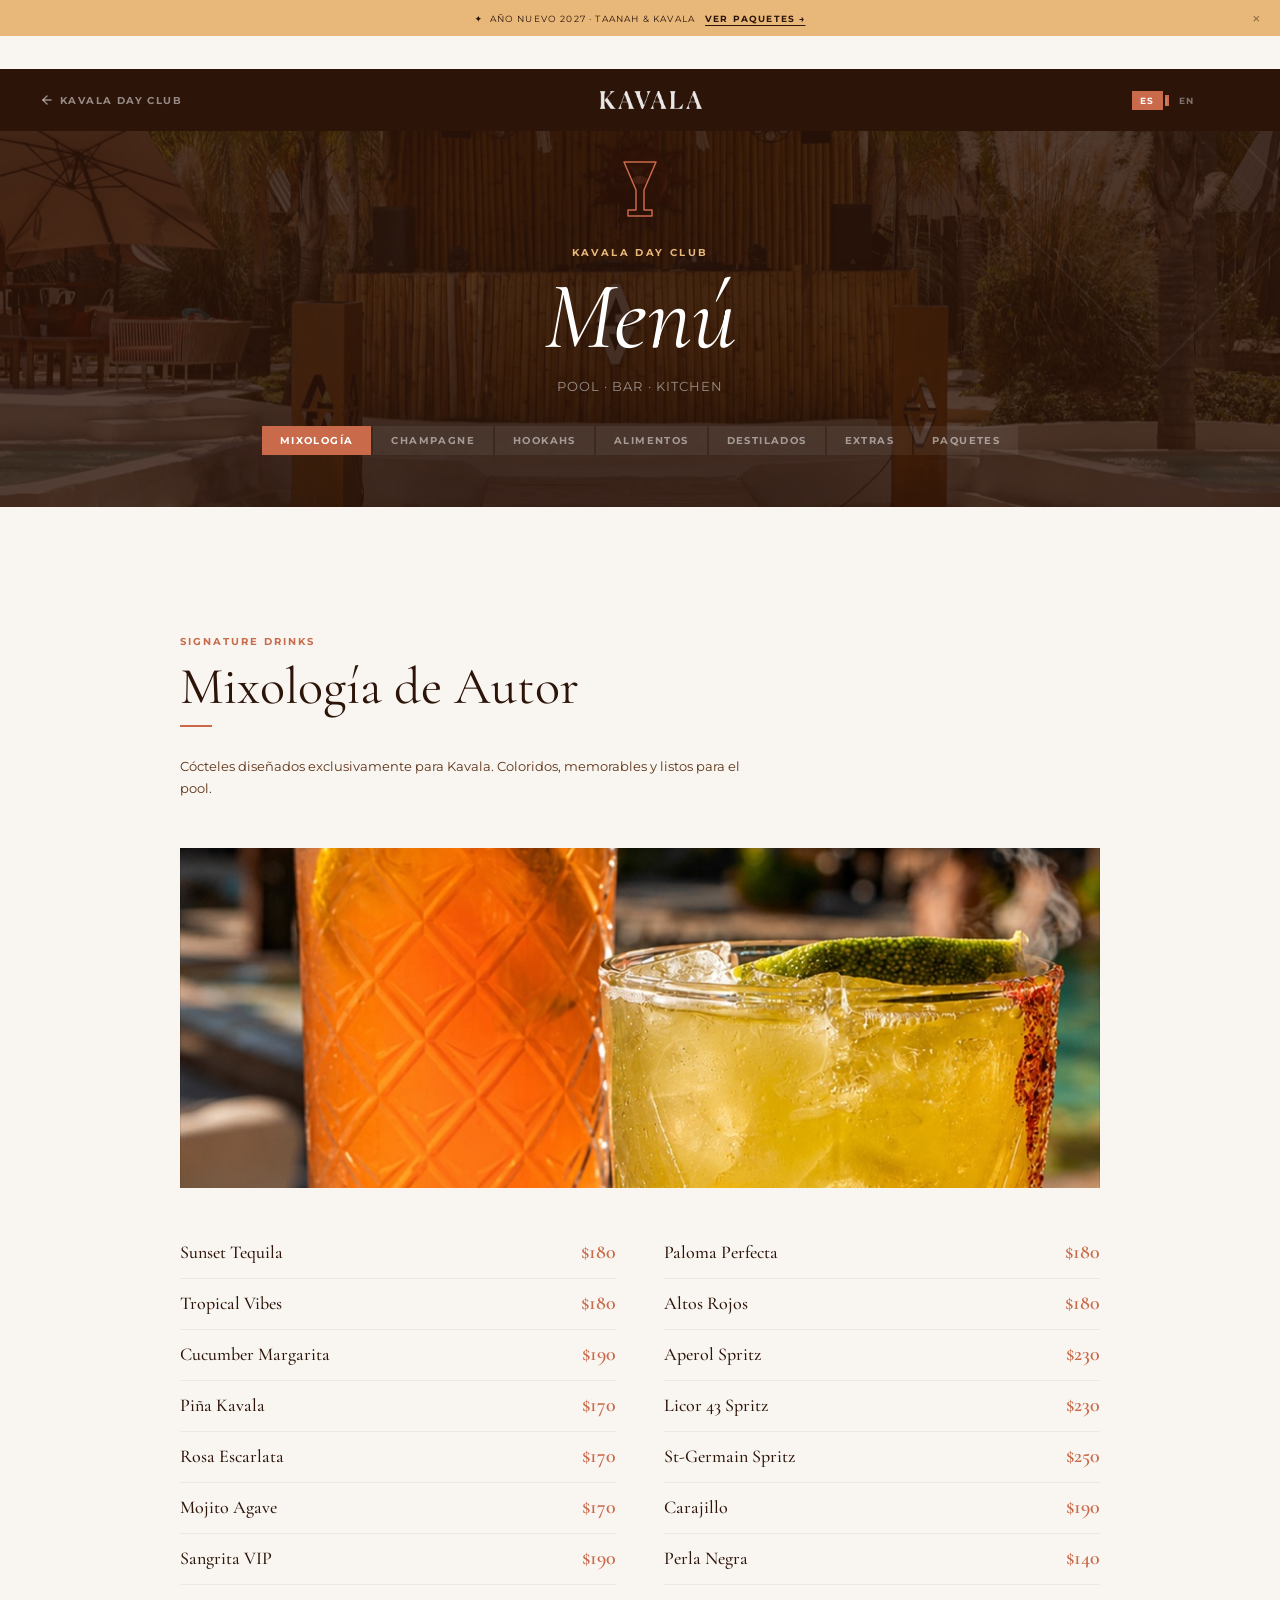
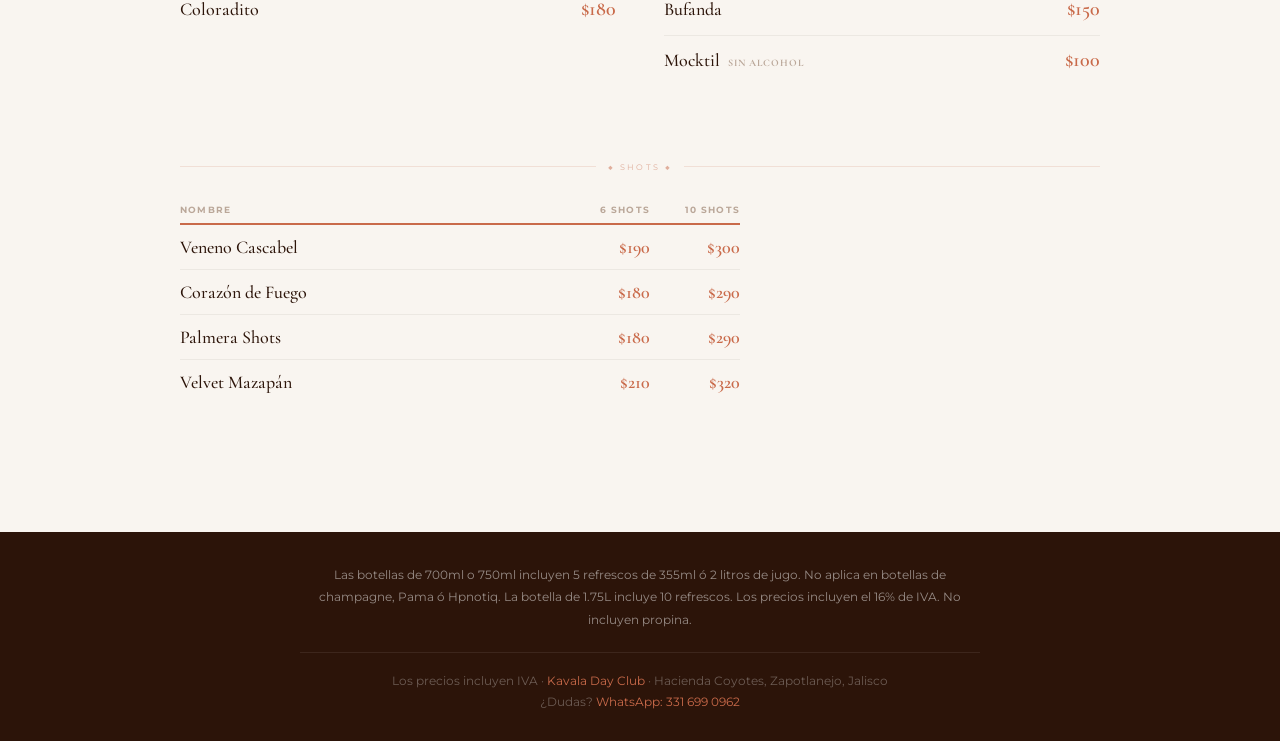
<file: menu.html>
<!DOCTYPE html>
<html lang="es-MX">
<head>
<meta charset="UTF-8">
<meta name="viewport" content="width=device-width, initial-scale=1.0">
<title>Menú | Kavala Day Club</title>
<meta name="description" content="Menú de bebidas y alimentos de Kavala Day Club. Mixología de autor, champagne, hookahs, destilados y más.">
<link rel="preconnect" href="https://fonts.googleapis.com">
<link rel="preconnect" href="https://fonts.gstatic.com" crossorigin>
<link href="https://fonts.googleapis.com/css2?family=Cormorant+Garamond:ital,wght@0,400;0,500;0,600;0,700;1,400;1,600&family=Montserrat:wght@300;400;500;600;700&display=swap" rel="stylesheet">
<style>
*,*::before,*::after{box-sizing:border-box;margin:0;padding:0;}
:root{
  --terra:#C96A4A;--terra-d:#A8563B;--gold:#E8B87A;
  --cream:#F9F5F0;--dark:#2C1409;--mid:#5C3317;
  --sand:#E8D5B0;--white:#FFFFFF;
  --ff-s:'Cormorant Garamond',Georgia,serif;
  --ff-n:'Montserrat',system-ui,sans-serif;
}
html{scroll-behavior:smooth;}
body{font-family:var(--ff-n);background:var(--cream);color:var(--dark);overflow-x:hidden;}
a{text-decoration:none;color:inherit;}
img{display:block;max-width:100%;}

/* NAV */
.m-nav{background:var(--dark);padding:0 40px;height:62px;display:flex;align-items:center;justify-content:space-between;position:sticky;top:0;z-index:100;}
.m-nav__logo{height:18px;filter:brightness(0) invert(1);opacity:.9;}
.m-nav__back{font-size:10px;font-weight:700;letter-spacing:.14em;text-transform:uppercase;color:rgba(255,255,255,.5);display:flex;align-items:center;gap:6px;transition:color .2s;}
.m-nav__back:hover{color:var(--white);}
.m-nav__back svg{width:14px;height:14px;}
@media(max-width:768px){.m-nav{padding:0 20px;}}

/* TOP BAR */
.m-topbar{background:#1a0a04;padding:7px 40px;display:flex;justify-content:space-between;align-items:center;flex-wrap:wrap;gap:8px;border-bottom:1px solid rgba(255,255,255,.07);}
.m-topbar a{font-size:9px;font-weight:700;letter-spacing:.13em;text-transform:uppercase;color:rgba(255,255,255,.4);display:flex;align-items:center;gap:5px;}
.m-topbar nav{display:flex;}
.m-topbar nav a{padding:3px 14px;border-right:1px solid rgba(255,255,255,.08);}
.m-topbar nav a:last-child{border-right:none;}

/* HERO */
.m-hero{background:var(--dark);padding:64px 40px 52px;text-align:center;position:relative;overflow:hidden;}
.m-hero__bg{position:absolute;inset:0;background:url('uploads/venue-03.jpg') center/cover;opacity:.18;}
.m-hero__diamond{position:absolute;right:-40px;top:-40px;width:320px;height:320px;opacity:.04;pointer-events:none;}
.m-hero__content{position:relative;z-index:2;}
.m-hero__label{font-size:10px;font-weight:700;letter-spacing:.24em;text-transform:uppercase;color:var(--gold);margin-bottom:12px;}
.m-hero__title{font-family:var(--ff-s);font-size:clamp(48px,8vw,96px);font-weight:400;font-style:italic;color:var(--white);line-height:.95;margin-bottom:16px;}
.m-hero__sub{font-size:13px;color:rgba(255,255,255,.5);letter-spacing:.08em;text-transform:uppercase;margin-bottom:32px;}
.m-hero__icon{margin:0 auto 20px;}
.m-hero__tabs{display:flex;justify-content:center;gap:2px;flex-wrap:wrap;margin-top:24px;}
.m-hero__tab{font-size:10px;font-weight:700;letter-spacing:.14em;text-transform:uppercase;padding:8px 18px;background:rgba(255,255,255,.06);color:rgba(255,255,255,.5);cursor:pointer;transition:all .2s;border:none;font-family:var(--ff-n);}
.m-hero__tab.active,.m-hero__tab:hover{background:var(--terra);color:var(--white);}

/* LAYOUT */
.m-wrap{max-width:1000px;margin:0 auto;padding:0 40px;}
@media(max-width:768px){.m-wrap{padding:0 20px;}}
.m-section{padding:64px 0;display:none;}
.m-section.active{display:block;}
.m-section-title{font-family:var(--ff-s);font-size:clamp(32px,5vw,52px);font-weight:400;color:var(--dark);margin-bottom:8px;line-height:1.1;}
.m-section-sub{font-size:13px;color:var(--mid);margin-bottom:48px;line-height:1.7;max-width:560px;}
.m-label{font-size:10px;font-weight:700;letter-spacing:.2em;text-transform:uppercase;color:var(--terra);margin-bottom:10px;}
.m-line{width:32px;height:2px;background:var(--terra);margin:10px 0 28px;}

/* CATEGORY */
.m-category{margin-bottom:52px;}
.m-category-title{font-family:var(--ff-s);font-size:26px;font-weight:600;color:var(--dark);padding-bottom:12px;border-bottom:2px solid var(--terra);margin-bottom:0;display:flex;align-items:center;gap:10px;}
.m-category-title svg{width:20px;height:20px;color:var(--terra);flex-shrink:0;}
.m-category-desc{font-size:12px;color:rgba(92,51,23,.6);margin:8px 0 20px;font-style:italic;line-height:1.6;}

/* ITEM */
.m-item{display:flex;justify-content:space-between;align-items:baseline;gap:12px;padding:12px 0;border-bottom:1px solid rgba(44,20,9,.06);}
.m-item:last-child{border-bottom:none;}
.m-item__left{flex:1;}
.m-item__name{font-family:var(--ff-s);font-size:18px;color:var(--dark);margin-bottom:3px;font-weight:500;}
.m-item__desc{font-size:11px;color:rgba(92,51,23,.55);line-height:1.55;font-style:italic;}
.m-item__price{font-family:var(--ff-s);font-size:20px;color:var(--terra);font-weight:600;flex-shrink:0;white-space:nowrap;}

/* GRID */
.m-grid-2{display:grid;grid-template-columns:1fr 1fr;gap:0 48px;}
@media(max-width:768px){.m-grid-2{grid-template-columns:1fr;}}
.m-grid-3{display:grid;grid-template-columns:repeat(3,1fr);gap:0 36px;}
@media(max-width:900px){.m-grid-3{grid-template-columns:repeat(2,1fr);}}
@media(max-width:560px){.m-grid-3{grid-template-columns:1fr;}}

/* DIVIDER */
.m-diamond-div{text-align:center;padding:16px 0;color:var(--terra);font-size:8px;letter-spacing:.3em;text-transform:uppercase;display:flex;align-items:center;gap:12px;opacity:.5;}
.m-diamond-div::before,.m-diamond-div::after{content:'';flex:1;height:1px;background:var(--terra);opacity:.3;}

/* FOOTER */
.m-footer{background:var(--dark);padding:32px 40px;text-align:center;}
.m-footer p{font-size:12px;color:rgba(255,255,255,.3);}
.m-footer a{color:var(--terra);}

/* ── DUAL PRICING ─────────────────────── */
.m-prices-header{display:flex;justify-content:flex-end;gap:0;margin-bottom:0;font-size:9px;font-weight:700;letter-spacing:.13em;text-transform:uppercase;color:rgba(92,51,23,.35);padding-bottom:8px;border-bottom:2px solid var(--terra);}
.m-prices-header span{min-width:72px;text-align:right;}
.m-dual-price{display:flex;gap:0;align-items:baseline;flex-shrink:0;}
.m-dual-price .copa{font-family:var(--ff-s);font-size:17px;color:var(--terra);font-weight:600;min-width:72px;text-align:right;}
.m-dual-price .botella{font-family:var(--ff-s);font-size:15px;color:rgba(92,51,23,.5);font-weight:500;min-width:80px;text-align:right;}
.m-item--botella .m-item__name{font-family:var(--ff-s);font-size:17px;}

/* ── SHOTS TABLE ──────────────────────── */
.m-shots-block{margin-top:8px;}
.m-shots-head{display:grid;grid-template-columns:1fr 90px 90px;font-size:9px;font-weight:700;letter-spacing:.13em;text-transform:uppercase;color:rgba(92,51,23,.4);padding-bottom:8px;border-bottom:2px solid var(--terra);}
.m-shots-head span:not(:first-child){text-align:right;}
.m-shot-row{display:grid;grid-template-columns:1fr 90px 90px;align-items:baseline;padding:11px 0;border-bottom:1px solid rgba(44,20,9,.06);}
.m-shot-row:last-child{border-bottom:none;}
.m-shot-name{font-family:var(--ff-s);font-size:18px;color:var(--dark);font-weight:500;}
.m-shot-price{font-family:var(--ff-s);font-size:18px;color:var(--terra);font-weight:600;text-align:right;}

/* ── BADGE ────────────────────────────── */
.m-badge{font-size:8px;font-weight:700;letter-spacing:.1em;text-transform:uppercase;background:var(--terra);color:white;padding:2px 6px;margin-left:8px;display:inline-block;vertical-align:middle;line-height:1.5;}

/* ── HOOKAH NOTE ──────────────────────── */
.m-hookah-note{font-size:12px;color:rgba(92,51,23,.5);font-style:italic;padding:16px 0 24px;border-bottom:1px solid rgba(44,20,9,.06);margin-bottom:4px;line-height:1.7;}

/* ── EXTRAS GRID ──────────────────────── */
.m-extras-grid{display:grid;grid-template-columns:repeat(auto-fill,minmax(200px,1fr));gap:2px;margin-top:8px;}
.m-extra-card{background:var(--white);border:1px solid rgba(44,20,9,.06);padding:16px 20px;display:flex;justify-content:space-between;align-items:center;gap:12px;}
.m-extra-name{font-family:var(--ff-s);font-size:17px;color:var(--dark);}
.m-extra-price{font-family:var(--ff-s);font-size:18px;color:var(--terra);font-weight:600;flex-shrink:0;}

/* ── PACKAGE CARDS ───────────────────────── */
.m-pkg-grid{display:grid;grid-template-columns:repeat(auto-fit,minmax(240px,1fr));gap:2px;margin-top:8px;}
.m-pkg{border:1px solid rgba(44,20,9,.08);overflow:hidden;}
.m-pkg--gold{border:2px solid var(--terra);box-shadow:0 16px 40px rgba(201,106,74,.15);}
.m-pkg__head{padding:28px 24px 20px;text-align:center;}
.m-pkg__head--silver{background:#1e1e1e;}
.m-pkg__head--gold{background:var(--terra);}
.m-pkg__head--black{background:#080808;}
.m-pkg__head--casita{background:var(--dark);}
.m-pkg__badge{font-size:8px;font-weight:700;letter-spacing:.16em;text-transform:uppercase;background:rgba(255,255,255,.15);color:rgba(255,255,255,.7);padding:3px 10px;display:inline-block;margin-bottom:10px;}
.m-pkg__name{font-family:var(--ff-s);font-size:38px;font-weight:700;line-height:1;margin-bottom:4px;}
.m-pkg__tag{font-size:11px;font-style:italic;margin-bottom:16px;}
.m-pkg__price{font-family:var(--ff-s);font-size:44px;font-weight:700;line-height:1;}
.m-pkg__price sup{font-size:20px;vertical-align:super;}
.m-pkg__unit{font-size:10px;margin-top:4px;opacity:.5;}
.m-pkg__loc{display:inline-flex;align-items:center;gap:5px;font-size:9px;font-weight:700;letter-spacing:.12em;text-transform:uppercase;color:var(--gold);margin-top:14px;padding:4px 10px;background:rgba(232,184,122,.12);border:1px solid rgba(232,184,122,.2);}
.m-pkg__body{background:var(--cream);padding:20px 24px 24px;}
.m-pkg__list{list-style:none;margin-bottom:16px;}
.m-pkg__list li{font-size:13px;color:var(--mid);padding:8px 0;border-bottom:1px solid rgba(44,20,9,.06);display:flex;gap:10px;align-items:flex-start;line-height:1.5;}
.m-pkg__list li:last-child{border-bottom:none;}
.m-pkg__list li::before{content:'';width:15px;height:15px;background:url("data:image/svg+xml,%3Csvg xmlns='http://www.w3.org/2000/svg' width='15' height='15' viewBox='0 0 24 24' fill='none' stroke='%23C96A4A' stroke-width='2.5' stroke-linecap='round' stroke-linejoin='round'%3E%3Cpolyline points='20 6 9 17 4 12'/%3E%3C/svg%3E") center/contain no-repeat;flex-shrink:0;margin-top:1px;}
.m-pkg__note{font-size:11px;color:rgba(44,20,9,.35);margin-bottom:14px;}
.m-pkg__cta{display:flex;align-items:center;justify-content:center;gap:6px;font-size:10px;font-weight:700;letter-spacing:.13em;text-transform:uppercase;background:var(--terra);color:white;padding:12px 20px;width:100%;border:none;font-family:var(--ff-n);cursor:pointer;text-decoration:none;}
.m-pkg__cta:hover{background:var(--terra-d);}
.m-pkg__cta--dark{background:var(--dark);}
.m-pkg__cta--dark:hover{background:#3d1a0a;}

/* ── HOUSE BADGE ──────────────────────── */
.m-item__name .house{font-size:9px;font-weight:700;letter-spacing:.1em;text-transform:uppercase;background:var(--gold);color:var(--dark);padding:1px 5px;margin-left:7px;display:inline-block;vertical-align:middle;line-height:1.6;}

/* Lang toggle */
.kv-lang-toggle{display:flex;align-items:center;gap:2px;margin-left:12px;}
.kv-lang-toggle a,.kv-lang-toggle span{font-size:9px;font-weight:700;letter-spacing:.14em;text-transform:uppercase;padding:4px 8px;color:rgba(255,255,255,.4);text-decoration:none;transition:color .2s;}
.kv-lang-toggle a:hover{color:#fff;}
.kv-lang-toggle span{color:#fff;background:var(--terra);padding:4px 8px;}
.kv-lang-toggle .sep{color:rgba(255,255,255,.2);padding:0;}

/* ── Promo bar NYE2027 ── */
.kv-promo-bar{position:fixed;top:0;left:0;right:0;z-index:1000;height:36px;background:var(--gold);display:flex;align-items:center;justify-content:center;gap:10px;padding:0 44px;font-family:var(--ff-n);font-size:9px;letter-spacing:.13em;text-transform:uppercase;color:var(--dark);}
.kv-promo-bar[hidden]{display:none;}
.kv-promo-bar a{color:var(--dark);font-weight:700;text-decoration:underline;text-underline-offset:3px;}
.kv-promo-bar .pb-close{position:absolute;right:12px;top:50%;transform:translateY(-50%);background:none;border:none;cursor:pointer;padding:6px 8px;color:var(--dark);opacity:.5;font-size:13px;line-height:1;}
@media(max-width:640px){.kv-promo-bar{font-size:8px;gap:6px;padding:0 36px;}}
</style>
</head>
<body>

<!-- PROMO BAR NYE2027 -->
<div class="kv-promo-bar" id="promo-bar" hidden>
  <span>&#10022;&nbsp; A&ntilde;o Nuevo 2027 &middot; Taanah &amp; Kavala</span>
  <a href="https://taanahglamping.com/NYE2027" target="_blank" rel="noopener">Ver paquetes &rarr;</a>
  <button class="pb-close" type="button" aria-label="Cerrar anuncio">&times;</button>
</div>

<!-- TOP BAR -->
<div class="m-topbar">
  <a href="https://www.hdacoyotes.com"><svg width="11" height="11" viewBox="0 0 24 24" fill="none" stroke="currentColor" stroke-width="2.5" stroke-linecap="round"><path d="M3 9l9-7 9 7v11a2 2 0 0 1-2 2H5a2 2 0 0 1-2-2z"/><polyline points="9 22 9 12 15 12 15 22"/></svg>Hacienda Coyotes</a>
  <nav>
    <a href="https://www.hdacoyotes.com">Home</a>
    <a href="https://www.hdacoyotes.com">Restaurante HC</a>
    <a href="https://www.taanahglamping.com">Hotel &amp; Glamping</a>
    <a href="https://www.hdacoyotes.com">Contacto</a>
  </nav>
</div>

<!-- NAV -->
<nav class="m-nav">
  <a href="/" class="m-nav__back">
    <svg viewBox="0 0 24 24" fill="none" stroke="currentColor" stroke-width="2.5" stroke-linecap="round"><line x1="19" y1="12" x2="5" y2="12"/><polyline points="12 19 5 12 12 5"/></svg>
    Kavala Day Club
  </a>
  <img class="m-nav__logo" src="uploads/kavala-logo.png" alt="Kavala Day Club">
  <div style="width:120px;">
  <div class="kv-lang-toggle"><span>ES</span><span class="sep">|</span><a href="/en/menu">EN</a></div>
</div>
</nav>

<!-- HERO -->
<div class="m-hero">
  <div class="m-hero__bg"></div>
  <svg class="m-hero__diamond" viewBox="0 0 200 200" fill="none"><polygon points="100,4 196,100 100,196 4,100" stroke="white" stroke-width="1.5" fill="none"/><polygon points="100,28 172,100 100,172 28,100" stroke="white" stroke-width=".8" fill="none" opacity=".6"/></svg>
  <div class="m-hero__content">
    <svg class="m-hero__icon" width="48" height="64" viewBox="0 0 48 64" fill="none">
      <path d="M8 4 L40 4 L28 32 L28 52 L36 52 L36 58 L12 58 L12 52 L20 52 L20 32 Z" stroke="var(--terra)" stroke-width="1.5" fill="none" stroke-linejoin="round"/>
      <ellipse cx="24" cy="22" rx="8" ry="4" fill="rgba(201,106,74,.15)" stroke="none"/>
    </svg>
    <div class="m-hero__label">Kavala Day Club</div>
    <h1 class="m-hero__title">Menú</h1>
    <p class="m-hero__sub">Pool · Bar · Kitchen</p>
    <div class="m-hero__tabs" id="menuTabs">
      <button class="m-hero__tab active" data-tab="cocteleria">Mixología</button>
      <button class="m-hero__tab" data-tab="champagne">Champagne</button>
      <button class="m-hero__tab" data-tab="hookahs">Hookahs</button>
      <button class="m-hero__tab" data-tab="alimentos">Alimentos</button>
      <button class="m-hero__tab" data-tab="destilados">Destilados</button>
      <button class="m-hero__tab" data-tab="extras">Extras</button>
      <button class="m-hero__tab" data-tab="paquetes">Paquetes</button>
    </div>
  </div>
</div>

<!-- ══════════════════════════════════════
     MIXOLOGÍA
     ══════════════════════════════════════ -->
<section class="m-section active" id="cocteleria">
  <div class="m-wrap" style="padding-top:64px;padding-bottom:64px;">
    <div class="m-label">Signature Drinks</div>
    <h2 class="m-section-title">Mixología de Autor</h2>
    <div class="m-line"></div>
    <p class="m-section-sub">Cócteles diseñados exclusivamente para Kavala. Coloridos, memorables y listos para el pool.</p>
    <div style="margin-bottom:40px;overflow:hidden;height:340px;">
      <img src="uploads/Mixologia Kavala.jpg" alt="Mixología Kavala Day Club" width="932" height="1400" loading="lazy" decoding="async" style="width:100%;height:100%;object-fit:cover;object-position:center 55%;">
    </div>

    <div class="m-grid-2">
      <div class="m-category">
        <div class="m-item">
          <div class="m-item__left"><div class="m-item__name">Sunset Tequila</div></div>
          <div class="m-item__price">$180</div>
        </div>
        <div class="m-item">
          <div class="m-item__left"><div class="m-item__name">Tropical Vibes</div></div>
          <div class="m-item__price">$180</div>
        </div>
        <div class="m-item">
          <div class="m-item__left"><div class="m-item__name">Cucumber Margarita</div></div>
          <div class="m-item__price">$190</div>
        </div>
        <div class="m-item">
          <div class="m-item__left"><div class="m-item__name">Piña Kavala</div></div>
          <div class="m-item__price">$170</div>
        </div>
        <div class="m-item">
          <div class="m-item__left"><div class="m-item__name">Rosa Escarlata</div></div>
          <div class="m-item__price">$170</div>
        </div>
        <div class="m-item">
          <div class="m-item__left"><div class="m-item__name">Mojito Agave</div></div>
          <div class="m-item__price">$170</div>
        </div>
        <div class="m-item">
          <div class="m-item__left"><div class="m-item__name">Sangrita VIP</div></div>
          <div class="m-item__price">$190</div>
        </div>
        <div class="m-item">
          <div class="m-item__left"><div class="m-item__name">Coloradito</div></div>
          <div class="m-item__price">$180</div>
        </div>
      </div>
      <div class="m-category">
        <div class="m-item">
          <div class="m-item__left"><div class="m-item__name">Paloma Perfecta</div></div>
          <div class="m-item__price">$180</div>
        </div>
        <div class="m-item">
          <div class="m-item__left"><div class="m-item__name">Altos Rojos</div></div>
          <div class="m-item__price">$180</div>
        </div>
        <div class="m-item">
          <div class="m-item__left"><div class="m-item__name">Aperol Spritz</div></div>
          <div class="m-item__price">$230</div>
        </div>
        <div class="m-item">
          <div class="m-item__left"><div class="m-item__name">Licor 43 Spritz</div></div>
          <div class="m-item__price">$230</div>
        </div>
        <div class="m-item">
          <div class="m-item__left"><div class="m-item__name">St-Germain Spritz</div></div>
          <div class="m-item__price">$250</div>
        </div>
        <div class="m-item">
          <div class="m-item__left"><div class="m-item__name">Carajillo</div></div>
          <div class="m-item__price">$190</div>
        </div>
        <div class="m-item">
          <div class="m-item__left"><div class="m-item__name">Perla Negra</div></div>
          <div class="m-item__price">$140</div>
        </div>
        <div class="m-item">
          <div class="m-item__left"><div class="m-item__name">Bufanda</div></div>
          <div class="m-item__price">$150</div>
        </div>
        <div class="m-item">
          <div class="m-item__left"><div class="m-item__name">Mocktil <span style="font-size:10px;font-style:normal;font-weight:700;letter-spacing:.1em;text-transform:uppercase;color:rgba(92,51,23,.4);margin-left:4px;">sin alcohol</span></div></div>
          <div class="m-item__price">$100</div>
        </div>
      </div>
    </div>

    <div class="m-diamond-div" style="margin-top:8px;"><span>◆ Shots ◆</span></div>
    <div class="m-shots-block" style="max-width:560px;margin-top:16px;">
      <div class="m-shots-head">
        <span>Nombre</span>
        <span>6 shots</span>
        <span>10 shots</span>
      </div>
      <div class="m-shot-row">
        <span class="m-shot-name">Veneno Cascabel</span>
        <span class="m-shot-price">$190</span>
        <span class="m-shot-price">$300</span>
      </div>
      <div class="m-shot-row">
        <span class="m-shot-name">Corazón de Fuego</span>
        <span class="m-shot-price">$180</span>
        <span class="m-shot-price">$290</span>
      </div>
      <div class="m-shot-row">
        <span class="m-shot-name">Palmera Shots</span>
        <span class="m-shot-price">$180</span>
        <span class="m-shot-price">$290</span>
      </div>
      <div class="m-shot-row">
        <span class="m-shot-name">Velvet Mazapán</span>
        <span class="m-shot-price">$210</span>
        <span class="m-shot-price">$320</span>
      </div>
    </div>
  </div>
</section>

<!-- ══════════════════════════════════════
     CHAMPAGNE
     ══════════════════════════════════════ -->
<section class="m-section" id="champagne">
  <div class="m-wrap" style="padding-top:64px;padding-bottom:64px;">
    <div class="m-label">Bubbles</div>
    <h2 class="m-section-title">Champagne &amp; Espumosos</h2>
    <div class="m-line"></div>
    <div class="m-grid-2">
      <div class="m-category">
        <div class="m-category-title" style="font-size:20px;margin-bottom:8px;">Chandon</div>
        <div class="m-item">
          <div class="m-item__left"><div class="m-item__name">Chandon Brut 750ml <span class="m-badge">Nuevo</span></div></div>
          <div class="m-item__price">$2,000</div>
        </div>
        <div class="m-item">
          <div class="m-item__left"><div class="m-item__name">Chandon Rosé 750ml <span class="m-badge">Nuevo</span></div></div>
          <div class="m-item__price">$2,000</div>
        </div>
        <div class="m-item">
          <div class="m-item__left"><div class="m-item__name">Chandon Garden Spritz 750ml <span class="m-badge">Nuevo</span></div></div>
          <div class="m-item__price">$1,800</div>
        </div>
        <div class="m-item">
          <div class="m-item__left"><div class="m-item__name">Belaire Fantôme Rosé</div></div>
          <div class="m-item__price">$3,200</div>
        </div>
      </div>
      <div class="m-category">
        <div class="m-category-title" style="font-size:20px;margin-bottom:8px;">Moët &amp; Chandon</div>
        <div class="m-item">
          <div class="m-item__left"><div class="m-item__name">Impérial Brut 750ml</div></div>
          <div class="m-item__price">$3,200</div>
        </div>
        <div class="m-item">
          <div class="m-item__left"><div class="m-item__name">Impérial Brut 1.5 Lt</div></div>
          <div class="m-item__price">$6,500</div>
        </div>
        <div class="m-item">
          <div class="m-item__left"><div class="m-item__name">Ice Impérial Rosé 750ml</div></div>
          <div class="m-item__price">$3,500</div>
        </div>
        <div class="m-item">
          <div class="m-item__left"><div class="m-item__name">Ice Impérial 750ml</div></div>
          <div class="m-item__price">$4,000</div>
        </div>
        <div class="m-item">
          <div class="m-item__left"><div class="m-item__name">Ice Impérial 1.5 Lt</div></div>
          <div class="m-item__price">$8,000</div>
        </div>
        <div class="m-item">
          <div class="m-item__left"><div class="m-item__name">Dom Pérignon Vintage 750ml</div></div>
          <div class="m-item__price">$13,500</div>
        </div>
      </div>
    </div>
  </div>
</section>

<!-- ══════════════════════════════════════
     HOOKAHS
     ══════════════════════════════════════ -->
<section class="m-section" id="hookahs">
  <div class="m-wrap" style="padding-top:64px;padding-bottom:64px;">
    <div class="m-label">Shisha Experience</div>
    <h2 class="m-section-title">Hookahs</h2>
    <div class="m-line"></div>
    <p class="m-section-sub">Disfruta de una experiencia sensorial con nuestras shishas fusionadas con esencias frutales, licores y tabaco premium importado.</p>

    <div class="m-category">
      <div class="m-item">
        <div class="m-item__left">
          <div class="m-item__name">Hookah Clásica</div>
          <div class="m-item__desc">Shisha con agua y 1 carga de tabaco premium a elegir: Kiwi, Durazno, Fresa, Chocolate, Manzana, Lichi, Sandía, Mora azul con menta.</div>
        </div>
        <div class="m-item__price">$550</div>
      </div>
      <div class="m-item">
        <div class="m-item__left">
          <div class="m-item__name">Watermelon Mojito</div>
          <div class="m-item__desc">Shisha con infusión de hierbabuena y ron blanco, tabaco de sandía. Incluye 2 cargas de tabaco premium.</div>
        </div>
        <div class="m-item__price">$800</div>
      </div>
      <div class="m-item">
        <div class="m-item__left">
          <div class="m-item__name">Strawberry Gin &amp; Tonic</div>
          <div class="m-item__desc">Shisha con infusión de agua tónica, pepino y ginebra, tabaco de fresa. Incluye 2 cargas de tabaco premium.</div>
        </div>
        <div class="m-item__price">$800</div>
      </div>
      <div class="m-item">
        <div class="m-item__left">
          <div class="m-item__name">Magic Clericot</div>
          <div class="m-item__desc">Shisha con infusión de fresa, limón y vino tinto, tabaco de manzana. Incluye 2 cargas de tabaco premium.</div>
        </div>
        <div class="m-item__price">$800</div>
      </div>
      <div class="m-item">
        <div class="m-item__left">
          <div class="m-item__name">Tropical Blue</div>
          <div class="m-item__desc">Shisha con infusión de toronja con Hpnotiq, tabaco de lichi. Incluye 2 cargas de tabaco premium.</div>
        </div>
        <div class="m-item__price">$950</div>
      </div>
      <div class="m-item">
        <div class="m-item__left">
          <div class="m-item__name">Chandon Brut</div>
          <div class="m-item__desc">Shisha con infusión de fresa con vino espumoso Chandon Brut, tabaco de manzana. Incluye 2 cargas de tabaco premium.</div>
        </div>
        <div class="m-item__price">$1,100</div>
      </div>
    </div>
    <p class="m-hookah-note">★ Opcional: cambia el tabaco por sabores a base de hierbas — 0% Tabaco · 0% Nicotina.</p>
  </div>
</section>

<!-- ══════════════════════════════════════
     ALIMENTOS
     ══════════════════════════════════════ -->
<section class="m-section" id="alimentos">
  <div class="m-wrap" style="padding-top:64px;padding-bottom:64px;">
    <div class="m-label">Kitchen</div>
    <h2 class="m-section-title">Alimentos</h2>
    <div class="m-line"></div>
    <div style="display:grid;grid-template-columns:1fr 1fr;gap:3px;margin-bottom:40px;overflow:hidden;height:300px;">
      <img src="uploads/Comida Aguachile Kavala.jpg" alt="Aguachile Kavala" width="800" height="1000" loading="lazy" decoding="async" style="width:100%;height:100%;object-fit:cover;object-position:center;">
      <img src="uploads/Comida Kavala.jpg" alt="Alimentos Kavala" width="665" height="1000" loading="lazy" decoding="async" style="width:100%;height:100%;object-fit:cover;object-position:center top;">
    </div>

    <div class="m-grid-2">
      <!-- Entradas -->
      <div class="m-category">
        <h3 style="font-family:var(--ff-s);font-size:22px;color:var(--dark);margin-bottom:16px;padding-bottom:8px;border-bottom:1px solid rgba(44,20,9,.12);">Entradas</h3>
        <div class="m-item">
          <div class="m-item__left">
            <div class="m-item__name">Guacamole</div>
            <div class="m-item__desc">Guacamole cremoso con totopos artesanales al chipotle, crujientes y con un toque ahumado.</div>
          </div>
          <div class="m-item__price">$100</div>
        </div>
        <div class="m-item">
          <div class="m-item__left">
            <div class="m-item__name">Aguachile Negro</div>
            <div class="m-item__desc">Camarón fresco en salsas negras de la casa, pepino, cacahuate tostado y notas cítricas intensas.</div>
          </div>
          <div class="m-item__price">$240</div>
        </div>
        <div class="m-item">
          <div class="m-item__left">
            <div class="m-item__name">Aguachile Coco</div>
            <div class="m-item__desc">Fusión tropical de camarón y coco natural, con pepino crujiente y limón recién exprimido.</div>
          </div>
          <div class="m-item__price">$240</div>
        </div>
        <div class="m-item">
          <div class="m-item__left">
            <div class="m-item__name">Aguachile de Mango</div>
            <div class="m-item__desc">Camarón marinado en limón, con mango, pepino, zanahoria y chile serrano. Dulce, picante y refrescante.</div>
          </div>
          <div class="m-item__price">$240</div>
        </div>
        <div class="m-item">
          <div class="m-item__left">
            <div class="m-item__name">Ceviche de Pescado</div>
            <div class="m-item__desc">Torre de ceviche de tilapia, pepino, cebolla y limón.</div>
          </div>
          <div class="m-item__price">$220</div>
        </div>
      </div>

      <!-- Tacos -->
      <div class="m-category">
        <h3 style="font-family:var(--ff-s);font-size:22px;color:var(--dark);margin-bottom:16px;padding-bottom:8px;border-bottom:1px solid rgba(44,20,9,.12);">Tacos</h3>
        <div class="m-item">
          <div class="m-item__left">
            <div class="m-item__name">Baja Camarón</div>
            <div class="m-item__desc">3 tacos de maíz, camarones capeados estilo baja.</div>
          </div>
          <div class="m-item__price">$210</div>
        </div>
        <div class="m-item">
          <div class="m-item__left">
            <div class="m-item__name">Baja Pescado</div>
            <div class="m-item__desc">3 tacos de maíz, filete de pescado capeado estilo baja.</div>
          </div>
          <div class="m-item__price">$190</div>
        </div>
        <div class="m-item">
          <div class="m-item__left">
            <div class="m-item__name">Gobernador</div>
            <div class="m-item__desc">3 tacos de machaca de camarón con queso gratinado.</div>
          </div>
          <div class="m-item__price">$175</div>
        </div>
        <div class="m-item">
          <div class="m-item__left">
            <div class="m-item__name">Tacos de Pulpo</div>
            <div class="m-item__desc">3 tacos de pulpo al zarandeado, marinados en adobo de la casa, con piña asada y toque de guacamole.</div>
          </div>
          <div class="m-item__price">$260</div>
        </div>
        <div class="m-item">
          <div class="m-item__left">
            <div class="m-item__name">Al Pastor</div>
            <div class="m-item__desc">Orden de 3 tacos medianos al pastor.</div>
          </div>
          <div class="m-item__price">$150</div>
        </div>
      </div>
    </div>

    <div class="m-grid-2" style="margin-top:8px;">
      <!-- Del grill -->
      <div class="m-category">
        <h3 style="font-family:var(--ff-s);font-size:22px;color:var(--dark);margin-bottom:16px;padding-bottom:8px;border-bottom:1px solid rgba(44,20,9,.12);">Del Grill</h3>
        <div class="m-item">
          <div class="m-item__left">
            <div class="m-item__name">Hamburguesa Kavala</div>
            <div class="m-item__desc">Sirloin de res a la plancha con tocino crujiente, queso fundido y guacamole artesanal en pan brioche.</div>
          </div>
          <div class="m-item__price">$220</div>
        </div>
        <div class="m-item">
          <div class="m-item__left">
            <div class="m-item__name">Supreme Chicken Tenders</div>
            <div class="m-item__desc">Tiras de pollo sazonadas con especias, servidas con tu elección de salsa BBQ o Buffalo.</div>
          </div>
          <div class="m-item__price">$160</div>
        </div>
      </div>

      <!-- Pizzas -->
      <div class="m-category">
        <h3 style="font-family:var(--ff-s);font-size:22px;color:var(--dark);margin-bottom:16px;padding-bottom:8px;border-bottom:1px solid rgba(44,20,9,.12);">Pizzas a las Brazas</h3>
        <div class="m-item">
          <div class="m-item__left">
            <div class="m-item__name">Mediterránea</div>
            <div class="m-item__desc">Jitomate, albahaca, mezcla de quesos.</div>
          </div>
          <div class="m-item__price">$200</div>
        </div>
        <div class="m-item">
          <div class="m-item__left">
            <div class="m-item__name">Al Trompo</div>
            <div class="m-item__desc">Carne al pastor, piña, queso.</div>
          </div>
          <div class="m-item__price">$250</div>
        </div>
        <div class="m-item">
          <div class="m-item__left">
            <div class="m-item__name">Gobernador</div>
            <div class="m-item__desc">Machaca de camarón, queso.</div>
          </div>
          <div class="m-item__price">$280</div>
        </div>
      </div>
    </div>
  </div>
</section>

<!-- ══════════════════════════════════════
     DESTILADOS
     ══════════════════════════════════════ -->
<section class="m-section" id="destilados">
  <div class="m-wrap" style="padding-top:64px;padding-bottom:64px;">
    <div class="m-label">Premium Spirits</div>
    <h2 class="m-section-title">Destilados</h2>
    <div class="m-line"></div>
    <p class="m-section-sub">Las botellas de 750ml incluyen 5 refrescos de 355ml ó 2 litros de jugo. La botella de 1.75L incluye 10 refrescos. No aplica en champagne, Pama ni Hpnotiq.</p>

    <!-- TEQUILAS -->
    <div class="m-category">
      <div style="display:flex;justify-content:space-between;align-items:flex-end;border-bottom:2px solid var(--terra);padding-bottom:10px;margin-bottom:0;">
        <div class="m-category-title" style="border-bottom:none;padding-bottom:0;">Tequilas</div>
        <div class="m-prices-header" style="border-bottom:none;padding-bottom:0;margin-bottom:0;">
          <span>COPA 2oz</span>
          <span>BOTELLA</span>
        </div>
      </div>
      <div class="m-grid-2">
        <div>
          <div class="m-item m-item--botella">
            <div class="m-item__left"><div class="m-item__name">Hda. Coyotes Blanco <span class="house">casa</span></div></div>
            <div class="m-dual-price"><span class="copa">$180</span><span class="botella">$2,000</span></div>
          </div>
          <div class="m-item m-item--botella">
            <div class="m-item__left"><div class="m-item__name">Altos Plata</div></div>
            <div class="m-dual-price"><span class="copa">$190</span><span class="botella">$2,100</span></div>
          </div>
          <div class="m-item m-item--botella">
            <div class="m-item__left"><div class="m-item__name">Gran Malo Tamarindo</div></div>
            <div class="m-dual-price"><span class="copa">$190</span><span class="botella">$2,100</span></div>
          </div>
          <div class="m-item m-item--botella">
            <div class="m-item__left"><div class="m-item__name">1800 Blanco</div></div>
            <div class="m-dual-price"><span class="copa">$190</span><span class="botella">$2,100</span></div>
          </div>
          <div class="m-item m-item--botella">
            <div class="m-item__left"><div class="m-item__name">Don Julio Blanco</div></div>
            <div class="m-dual-price"><span class="copa">$190</span><span class="botella">$2,100</span></div>
          </div>
          <div class="m-item m-item--botella">
            <div class="m-item__left"><div class="m-item__name">Herradura Plata</div></div>
            <div class="m-dual-price"><span class="copa">$190</span><span class="botella">$2,100</span></div>
          </div>
          <div class="m-item m-item--botella">
            <div class="m-item__left"><div class="m-item__name">Dobel Blanco</div></div>
            <div class="m-dual-price"><span class="copa">$190</span><span class="botella">$2,100</span></div>
          </div>
          <div class="m-item m-item--botella">
            <div class="m-item__left"><div class="m-item__name">Centenario Ultra</div></div>
            <div class="m-dual-price"><span class="copa">$190</span><span class="botella">$2,100</span></div>
          </div>
          <div class="m-item m-item--botella">
            <div class="m-item__left"><div class="m-item__name">Herradura Reposado</div></div>
            <div class="m-dual-price"><span class="copa">$210</span><span class="botella">$2,300</span></div>
          </div>
          <div class="m-item m-item--botella">
            <div class="m-item__left"><div class="m-item__name">Herradura Cristal</div></div>
            <div class="m-dual-price"><span class="copa">$210</span><span class="botella">$2,300</span></div>
          </div>
          <div class="m-item m-item--botella">
            <div class="m-item__left"><div class="m-item__name">7 Leguas Blanco</div></div>
            <div class="m-dual-price"><span class="copa">$210</span><span class="botella">$2,300</span></div>
          </div>
          <div class="m-item m-item--botella">
            <div class="m-item__left"><div class="m-item__name">Don Ramón Platinum</div></div>
            <div class="m-dual-price"><span class="copa">$210</span><span class="botella">$2,300</span></div>
          </div>
        </div>
        <div>
          <div class="m-item m-item--botella">
            <div class="m-item__left"><div class="m-item__name">Tradicional Cristalino</div></div>
            <div class="m-dual-price"><span class="copa">$220</span><span class="botella">$2,400</span></div>
          </div>
          <div class="m-item m-item--botella">
            <div class="m-item__left"><div class="m-item__name">Patrón Silver</div></div>
            <div class="m-dual-price"><span class="copa">$200</span><span class="botella">$2,100</span></div>
          </div>
          <div class="m-item m-item--botella">
            <div class="m-item__left"><div class="m-item__name">Dobel Tahona Blanco</div></div>
            <div class="m-dual-price"><span class="copa" style="color:rgba(92,51,23,.3);">—</span><span class="botella">$2,600</span></div>
          </div>
          <div class="m-item m-item--botella">
            <div class="m-item__left"><div class="m-item__name">Patrón Cristalino</div></div>
            <div class="m-dual-price"><span class="copa">$240</span><span class="botella">$2,600</span></div>
          </div>
          <div class="m-item m-item--botella">
            <div class="m-item__left"><div class="m-item__name">1800 Cristalino</div></div>
            <div class="m-dual-price"><span class="copa">$250</span><span class="botella">$2,800</span></div>
          </div>
          <div class="m-item m-item--botella">
            <div class="m-item__left"><div class="m-item__name">Dobel Diamante 750ml</div></div>
            <div class="m-dual-price"><span class="copa">$250</span><span class="botella">$2,800</span></div>
          </div>
          <div class="m-item m-item--botella">
            <div class="m-item__left"><div class="m-item__name">Herradura Ultra</div></div>
            <div class="m-dual-price"><span class="copa">$250</span><span class="botella">$2,800</span></div>
          </div>
          <div class="m-item m-item--botella">
            <div class="m-item__left"><div class="m-item__name">Volcán de mi Tierra</div></div>
            <div class="m-dual-price"><span class="copa" style="color:rgba(92,51,23,.3);">—</span><span class="botella">$2,800</span></div>
          </div>
          <div class="m-item m-item--botella">
            <div class="m-item__left"><div class="m-item__name">Centenario Cristalino</div></div>
            <div class="m-dual-price"><span class="copa" style="color:rgba(92,51,23,.3);">—</span><span class="botella">$2,900</span></div>
          </div>
          <div class="m-item m-item--botella">
            <div class="m-item__left"><div class="m-item__name">Don Julio 70</div></div>
            <div class="m-dual-price"><span class="copa">$300</span><span class="botella">$3,300</span></div>
          </div>
          <div class="m-item m-item--botella">
            <div class="m-item__left"><div class="m-item__name">Dobel Diamante 1.75 Lt</div></div>
            <div class="m-dual-price"><span class="copa" style="color:rgba(92,51,23,.3);">—</span><span class="botella">$5,300</span></div>
          </div>
          <div class="m-item m-item--botella">
            <div class="m-item__left"><div class="m-item__name">Don Julio 1942 Añejo</div></div>
            <div class="m-dual-price"><span class="copa" style="color:rgba(92,51,23,.3);">—</span><span class="botella">$7,900</span></div>
          </div>
          <div class="m-item m-item--botella">
            <div class="m-item__left"><div class="m-item__name">Clase Azul Reposado</div></div>
            <div class="m-dual-price"><span class="copa" style="color:rgba(92,51,23,.3);">—</span><span class="botella">$9,000</span></div>
          </div>
        </div>
      </div>
    </div>

    <div class="m-grid-3">
      <!-- WHISKY -->
      <div class="m-category">
        <div style="display:flex;justify-content:space-between;align-items:flex-end;border-bottom:2px solid var(--terra);padding-bottom:10px;margin-bottom:0;">
          <div class="m-category-title" style="border-bottom:none;padding-bottom:0;font-size:22px;">Whisky</div>
          <div class="m-prices-header" style="border-bottom:none;padding-bottom:0;margin-bottom:0;">
            <span>COPA</span><span>BOT.</span>
          </div>
        </div>
        <div class="m-item m-item--botella">
          <div class="m-item__left"><div class="m-item__name">JW Black Label</div></div>
          <div class="m-dual-price"><span class="copa">$280</span><span class="botella">$3,000</span></div>
        </div>
        <div class="m-item m-item--botella">
          <div class="m-item__left"><div class="m-item__name">Buchanan's 12</div></div>
          <div class="m-dual-price"><span class="copa">$280</span><span class="botella">$3,000</span></div>
        </div>
        <div class="m-item m-item--botella">
          <div class="m-item__left"><div class="m-item__name">Chivas Regal 12</div></div>
          <div class="m-dual-price"><span class="copa">$280</span><span class="botella">$3,000</span></div>
        </div>
        <div class="m-item m-item--botella">
          <div class="m-item__left"><div class="m-item__name">Jack Daniel's</div></div>
          <div class="m-dual-price"><span class="copa" style="color:rgba(92,51,23,.3);">—</span><span class="botella">$2,300</span></div>
        </div>
        <div class="m-item m-item--botella">
          <div class="m-item__left"><div class="m-item__name">Jack Daniel's Honey</div></div>
          <div class="m-dual-price"><span class="copa" style="color:rgba(92,51,23,.3);">—</span><span class="botella">$2,400</span></div>
        </div>
        <div class="m-item m-item--botella">
          <div class="m-item__left"><div class="m-item__name">Buchanan's 18</div></div>
          <div class="m-dual-price"><span class="copa" style="color:rgba(92,51,23,.3);">—</span><span class="botella">$4,800</span></div>
        </div>
        <div class="m-item m-item--botella">
          <div class="m-item__left"><div class="m-item__name">Buchanan's Red Seal</div></div>
          <div class="m-dual-price"><span class="copa" style="color:rgba(92,51,23,.3);">—</span><span class="botella">$10,500</span></div>
        </div>
      </div>

      <!-- GIN -->
      <div class="m-category">
        <div style="display:flex;justify-content:space-between;align-items:flex-end;border-bottom:2px solid var(--terra);padding-bottom:10px;margin-bottom:0;">
          <div class="m-category-title" style="border-bottom:none;padding-bottom:0;font-size:22px;">Gin</div>
          <div class="m-prices-header" style="border-bottom:none;padding-bottom:0;margin-bottom:0;">
            <span>COPA</span><span>BOT.</span>
          </div>
        </div>
        <div class="m-item m-item--botella">
          <div class="m-item__left"><div class="m-item__name">Bombay</div></div>
          <div class="m-dual-price"><span class="copa">$190</span><span class="botella">$2,100</span></div>
        </div>
        <div class="m-item m-item--botella">
          <div class="m-item__left"><div class="m-item__name">Tanqueray</div></div>
          <div class="m-dual-price"><span class="copa">$190</span><span class="botella">$2,100</span></div>
        </div>
        <div class="m-item m-item--botella">
          <div class="m-item__left"><div class="m-item__name">Puerto de Indias</div></div>
          <div class="m-dual-price"><span class="copa">$190</span><span class="botella">$2,100</span></div>
        </div>
        <div class="m-item m-item--botella">
          <div class="m-item__left"><div class="m-item__name">Tanqueray Ten</div></div>
          <div class="m-dual-price"><span class="copa" style="color:rgba(92,51,23,.3);">—</span><span class="botella">$2,400</span></div>
        </div>
        <div class="m-item m-item--botella">
          <div class="m-item__left"><div class="m-item__name">Hendrick's</div></div>
          <div class="m-dual-price"><span class="copa" style="color:rgba(92,51,23,.3);">—</span><span class="botella">$3,000</span></div>
        </div>
      </div>

      <!-- VODKA -->
      <div class="m-category">
        <div style="display:flex;justify-content:space-between;align-items:flex-end;border-bottom:2px solid var(--terra);padding-bottom:10px;margin-bottom:0;">
          <div class="m-category-title" style="border-bottom:none;padding-bottom:0;font-size:22px;">Vodka</div>
          <div class="m-prices-header" style="border-bottom:none;padding-bottom:0;margin-bottom:0;">
            <span>COPA</span><span>BOT.</span>
          </div>
        </div>
        <div class="m-item m-item--botella">
          <div class="m-item__left"><div class="m-item__name">Smirnoff Tamarindo</div></div>
          <div class="m-dual-price"><span class="copa">$160</span><span class="botella">$1,900</span></div>
        </div>
        <div class="m-item m-item--botella">
          <div class="m-item__left"><div class="m-item__name">Absolut</div></div>
          <div class="m-dual-price"><span class="copa">$180</span><span class="botella">$2,000</span></div>
        </div>
        <div class="m-item m-item--botella">
          <div class="m-item__left"><div class="m-item__name">Absolut Sabores</div></div>
          <div class="m-dual-price"><span class="copa">$180</span><span class="botella">$2,000</span></div>
        </div>
        <div class="m-item m-item--botella">
          <div class="m-item__left"><div class="m-item__name">Stolichnaya</div></div>
          <div class="m-dual-price"><span class="copa" style="color:rgba(92,51,23,.3);">—</span><span class="botella">$2,300</span></div>
        </div>
        <div class="m-item m-item--botella">
          <div class="m-item__left"><div class="m-item__name">Grey Goose</div></div>
          <div class="m-dual-price"><span class="copa">$250</span><span class="botella">$2,800</span></div>
        </div>
        <div class="m-item m-item--botella">
          <div class="m-item__left"><div class="m-item__name">Belvedere</div></div>
          <div class="m-dual-price"><span class="copa" style="color:rgba(92,51,23,.3);">—</span><span class="botella">$2,800</span></div>
        </div>
      </div>

      <!-- RON -->
      <div class="m-category" style="margin-top:32px;">
        <div style="display:flex;justify-content:space-between;align-items:flex-end;border-bottom:2px solid var(--terra);padding-bottom:10px;margin-bottom:0;">
          <div class="m-category-title" style="border-bottom:none;padding-bottom:0;font-size:22px;">Ron</div>
          <div class="m-prices-header" style="border-bottom:none;padding-bottom:0;margin-bottom:0;">
            <span>COPA</span><span>BOT.</span>
          </div>
        </div>
        <div class="m-item m-item--botella">
          <div class="m-item__left"><div class="m-item__name">Bacardí Blanco</div></div>
          <div class="m-dual-price"><span class="copa">$180</span><span class="botella">$2,000</span></div>
        </div>
        <div class="m-item m-item--botella">
          <div class="m-item__left"><div class="m-item__name">Flor de Caña Añejo 4</div></div>
          <div class="m-dual-price"><span class="copa">$200</span><span class="botella">$2,200</span></div>
        </div>
        <div class="m-item m-item--botella">
          <div class="m-item__left"><div class="m-item__name">Havana Club 7 años</div></div>
          <div class="m-dual-price"><span class="copa">$230</span><span class="botella">$2,500</span></div>
        </div>
        <div class="m-item m-item--botella">
          <div class="m-item__left"><div class="m-item__name">Zacapa Centenario 23</div></div>
          <div class="m-dual-price"><span class="copa" style="color:rgba(92,51,23,.3);">—</span><span class="botella">$3,500</span></div>
        </div>
      </div>

      <!-- MEZCALES -->
      <div class="m-category" style="margin-top:32px;">
        <div style="display:flex;justify-content:space-between;align-items:flex-end;border-bottom:2px solid var(--terra);padding-bottom:10px;margin-bottom:0;">
          <div class="m-category-title" style="border-bottom:none;padding-bottom:0;font-size:22px;">Mezcales</div>
          <div class="m-prices-header" style="border-bottom:none;padding-bottom:0;margin-bottom:0;">
            <span>COPA</span><span>BOT.</span>
          </div>
        </div>
        <div class="m-item m-item--botella">
          <div class="m-item__left"><div class="m-item__name">400 Conejos Espadín</div></div>
          <div class="m-dual-price"><span class="copa">$200</span><span class="botella">$2,200</span></div>
        </div>
        <div class="m-item m-item--botella">
          <div class="m-item__left"><div class="m-item__name">Unión Uno Joven</div></div>
          <div class="m-dual-price"><span class="copa">$200</span><span class="botella">$2,200</span></div>
        </div>
        <div class="m-item m-item--botella">
          <div class="m-item__left"><div class="m-item__name">Creyente Cristalino Reposado</div></div>
          <div class="m-dual-price"><span class="copa">$220</span><span class="botella">$2,500</span></div>
        </div>
      </div>

      <!-- OTROS ESPIRITUOSOS -->
      <div class="m-category" style="margin-top:32px;">
        <div style="display:flex;justify-content:space-between;align-items:flex-end;border-bottom:2px solid var(--terra);padding-bottom:10px;margin-bottom:0;">
          <div class="m-category-title" style="border-bottom:none;padding-bottom:0;font-size:22px;">Otros</div>
          <div class="m-prices-header" style="border-bottom:none;padding-bottom:0;margin-bottom:0;">
            <span>COPA</span><span>BOT.</span>
          </div>
        </div>
        <div class="m-item m-item--botella">
          <div class="m-item__left"><div class="m-item__name">Torres 10</div></div>
          <div class="m-dual-price"><span class="copa">$200</span><span class="botella">$2,200</span></div>
        </div>
        <div class="m-item m-item--botella">
          <div class="m-item__left"><div class="m-item__name">Jägermeister</div></div>
          <div class="m-dual-price"><span class="copa">$200</span><span class="botella">$2,200</span></div>
        </div>
        <div class="m-item m-item--botella">
          <div class="m-item__left"><div class="m-item__name">Pama</div></div>
          <div class="m-dual-price"><span class="copa" style="color:rgba(92,51,23,.3);">—</span><span class="botella">$2,100</span></div>
        </div>
        <div class="m-item m-item--botella">
          <div class="m-item__left"><div class="m-item__name">Hpnotiq</div></div>
          <div class="m-dual-price"><span class="copa" style="color:rgba(92,51,23,.3);">—</span><span class="botella">$2,100</span></div>
        </div>
        <div class="m-item m-item--botella">
          <div class="m-item__left"><div class="m-item__name">Martell VSOP</div></div>
          <div class="m-dual-price"><span class="copa">$280</span><span class="botella">$3,000</span></div>
        </div>
        <div class="m-item m-item--botella">
          <div class="m-item__left"><div class="m-item__name">Remy Martin VSOP</div></div>
          <div class="m-dual-price"><span class="copa" style="color:rgba(92,51,23,.3);">—</span><span class="botella">$3,200</span></div>
        </div>
        <div class="m-item m-item--botella">
          <div class="m-item__left"><div class="m-item__name">Hennessy VSOP</div></div>
          <div class="m-dual-price"><span class="copa" style="color:rgba(92,51,23,.3);">—</span><span class="botella">$3,500</span></div>
        </div>
      </div>
    </div>

  </div>
</section>

<!-- ══════════════════════════════════════
     EXTRAS
     ══════════════════════════════════════ -->
<section class="m-section" id="extras">
  <div class="m-wrap" style="padding-top:64px;padding-bottom:64px;">
    <div class="m-label">Complementos</div>
    <h2 class="m-section-title">Extras</h2>
    <div class="m-line"></div>
    <div class="m-extras-grid">
      <div class="m-extra-card">
        <span class="m-extra-name">Agua Natural 1L</span>
        <span class="m-extra-price">$60</span>
      </div>
      <div class="m-extra-card">
        <span class="m-extra-name">Refresco 355ml</span>
        <span class="m-extra-price">$60</span>
      </div>
      <div class="m-extra-card">
        <span class="m-extra-name">Agua Perrier</span>
        <span class="m-extra-price">$75</span>
      </div>
      <div class="m-extra-card">
        <span class="m-extra-name">Boost</span>
        <span class="m-extra-price">$75</span>
      </div>
      <div class="m-extra-card">
        <span class="m-extra-name">Cerveza</span>
        <span class="m-extra-price">$75</span>
      </div>
      <div class="m-extra-card">
        <span class="m-extra-name">Red Bull</span>
        <span class="m-extra-price">$100</span>
      </div>
      <div class="m-extra-card">
        <span class="m-extra-name">Cigarros</span>
        <span class="m-extra-price">$250</span>
      </div>
    </div>
  </div>
</section>

<!-- ══════════════════════════════════════
     PAQUETES
     ══════════════════════════════════════ -->
<section class="m-section" id="paquetes">
  <div class="m-wrap" style="padding-top:64px;padding-bottom:64px;">
    <div class="m-label">Group Experience</div>
    <h2 class="m-section-title">Paquetes Grupales</h2>
    <div class="m-line"></div>
    <p class="m-section-sub">Planes diseñados para grupos de 20 personas. Mesa reservada, botellas y kit de celebración incluido. Mínimo 20 participantes.</p>

    <div class="m-pkg-grid">
      <!-- SILVER -->
      <div class="m-pkg">
        <div class="m-pkg__head m-pkg__head--silver" style="background-color: rgb(89, 89, 89)">
          <div class="m-pkg__badge">Level 01</div>
          <div class="m-pkg__name" style="color:#C0C0C0;">Silver</div>
          <div class="m-pkg__tag" style="color:rgba(192,192,192,.5);">Fun &amp; Essential.</div>
          <div class="m-pkg__price" style="color:#C0C0C0;"><sup>$</sup>12,000</div>
          <div class="m-pkg__unit" style="color: rgb(255, 253, 253)">MXN total · desde $600 p/p</div>
          <div class="m-pkg__loc">Mesa en Main Area</div>
        </div>
        <div class="m-pkg__body">
          <ul class="m-pkg__list">
            <li>5 Botellas Estándar de 700 ml</li>
            <li>25 Mezcladores incluidos</li>
            <li>15 Perlas negras</li>
            <li>Kit de celebración sin costo</li>
            <li>Servicio dedicado</li>
          </ul>
          <p class="m-pkg__note">Propina no incluida</p>
        </div>
      </div>
      <!-- GOLD -->
      <div class="m-pkg m-pkg--gold" style="position:relative;">
        <div style="position:absolute;top:0;right:0;background:var(--terra);color:white;font-size:8px;font-weight:700;letter-spacing:.12em;text-transform:uppercase;padding:5px 12px;">Más popular</div>
        <div class="m-pkg__head m-pkg__head--gold">
          <div class="m-pkg__badge">Level 02</div>
          <div class="m-pkg__name" style="color:#fff;">Gold</div>
          <div class="m-pkg__tag" style="color:rgba(255,255,255,.65);">Premium Bottles.</div>
          <div class="m-pkg__price" style="color:#fff;"><sup>$</sup>17,000</div>
          <div class="m-pkg__unit">MXN total · desde $850 p/p</div>
          <div class="m-pkg__loc">Mesa en Pool Area</div>
        </div>
        <div class="m-pkg__body">
          <ul class="m-pkg__list">
            <li>5 Botellas Premium de 700 ml</li>
            <li>1 Botella Chandon Brut</li>
            <li>25 Mezcladores incluidos</li>
            <li>15 Perlas negras</li>
            <li>Kit de celebración sin costo</li>
            <li>Servicio VIP dedicado</li>
          </ul>
          <p class="m-pkg__note">Propina no incluida</p>
        </div>
      </div>
      <!-- BLACK -->
      <div class="m-pkg">
        <div class="m-pkg__head m-pkg__head--black">
          <div class="m-pkg__badge">Level 03</div>
          <div class="m-pkg__name" style="color:#D0A870;">Black</div>
          <div class="m-pkg__tag" style="color:rgba(208,168,112,.5);">Full VIP Level.</div>
          <div class="m-pkg__price" style="color:#D0A870;"><sup>$</sup>20,000</div>
          <div class="m-pkg__unit" style="color: rgb(255, 249, 245)">MXN total · desde $1,000 p/p</div>
          <div class="m-pkg__loc" style="color:#D0A870;border-color:rgba(208,168,112,.2);background:rgba(208,168,112,.08);">Mesa Deluxe Lounge</div>
        </div>
        <div class="m-pkg__body" style="background:#F5F0E8;">
          <ul class="m-pkg__list">
            <li>3 Dobel Diamante 1.75 L</li>
            <li>1 Botella Hpnotiq 750 ml</li>
            <li>30 Mezcladores incluidos</li>
            <li>15 Perlas negras</li>
            <li>Kit de celebración personalizado</li>
            <li>Servicio exclusivo dedicado</li>
          </ul>
          <p class="m-pkg__note">Propina no incluida</p>
        </div>
      </div>
      <!-- LA CASITA -->
      <div class="m-pkg">
        <div class="m-pkg__head m-pkg__head--casita">
          <div class="m-pkg__badge">Add-On</div>
          <div class="m-pkg__name" style="color:#fff;font-size:30px;">La Casita</div>
          <div class="m-pkg__tag" style="color:rgba(255,255,255,.45);">Las favoritas de Bad Bunny</div>
          <div class="m-pkg__price" style="color:var(--gold);"><sup>$</sup>1,600</div>
          <div class="m-pkg__unit">MXN · 12 Perlas Negras</div>
        </div>
        <div class="m-pkg__body">
          <ul class="m-pkg__list">
            <li>12 Perlas Negras</li>
            <li>Ideal para celebrar en grupo</li>
          </ul>

        </div>
      </div>
    </div>

    <div style="margin-top:32px;background:rgba(44,20,9,.04);border:1px solid rgba(44,20,9,.08);padding:20px 24px;">
      <p style="font-size:13px;color:var(--mid);line-height:1.8;"><strong style="color:var(--terra);">Botellas Estándar (Silver):</strong> Dobel Blanco, 1800 Blanco, Patrón Silver, Absolut, Bacardí, Bombay, Torres 10, Jägermeister.<br><strong style="color:var(--terra);">Botellas Premium (Gold):</strong> Dobel Diamante, 1800 Cristalino, Patrón Cristalino, JW Black Label, Grey Goose, Hendrick's, Martell VSOP.</p>
    </div>
  </div>
</section>

<!-- FOOTER -->
<div class="m-footer">
  <p style="font-size:12px;color:rgba(255,255,255,.5);line-height:1.9;max-width:680px;margin:0 auto 20px;padding-bottom:20px;border-bottom:1px solid rgba(255,255,255,.08);">
    Las botellas de 700ml o 750ml incluyen 5 refrescos de 355ml ó 2 litros de jugo. No aplica en botellas de champagne, Pama ó Hpnotiq. La botella de 1.75L incluye 10 refrescos. Los precios incluyen el 16% de IVA. No incluyen propina.
  </p>
  <p>Los precios incluyen IVA · <a href="/">Kavala Day Club</a> · Hacienda Coyotes, Zapotlanejo, Jalisco</p>
  <p style="margin-top:6px;">¿Dudas? <a href="https://wa.me/523316990962" target="_blank" rel="noopener">WhatsApp: 331 699 0962</a></p>
</div>

<script>
document.getElementById('menuTabs').addEventListener('click', function(e) {
  var btn = e.target.closest('[data-tab]');
  if (!btn) return;
  document.querySelectorAll('.m-hero__tab').forEach(function(b){ b.classList.remove('active'); });
  btn.classList.add('active');
  document.querySelectorAll('.m-section').forEach(function(s){ s.classList.remove('active'); });
  document.getElementById(btn.dataset.tab).classList.add('active');
  var navH = document.querySelector('.m-nav').offsetHeight;
  var activeEl = document.querySelector('.m-section.active');
  var top = activeEl.getBoundingClientRect().top + window.pageYOffset - navH;
  window.scrollTo({top: top, behavior: 'smooth'});
});

/* ---- Promo bar NYE2027 ---- */
(function(){
  var PKEY='taanah_promo_nye2027';
  var EXPIRY=new Date('2027-01-01T06:00:00-06:00').getTime();
  var bar=document.getElementById('promo-bar');
  if(!bar)return;
  if(Date.now()>EXPIRY)return;
  try{if(localStorage.getItem(PKEY)==='1')return;}catch(e){}
  bar.removeAttribute('hidden');
  document.body.classList.add('promo-active');
  var nav=document.querySelector('[id$="Nav"]')||document.querySelector('.kv-nav,.g-nav,.m-nav');
  if(nav&&window.scrollY<=60)nav.style.top='69px';
  var btn=bar.querySelector('.pb-close');
  if(btn)btn.addEventListener('click',function(){
    bar.setAttribute('hidden','');
    document.body.classList.remove('promo-active');
    if(nav&&window.scrollY<=60)nav.style.top='33px';
    try{localStorage.setItem(PKEY,'1');}catch(e){}
  });
})();
</script>
</body>
</html>
</file>
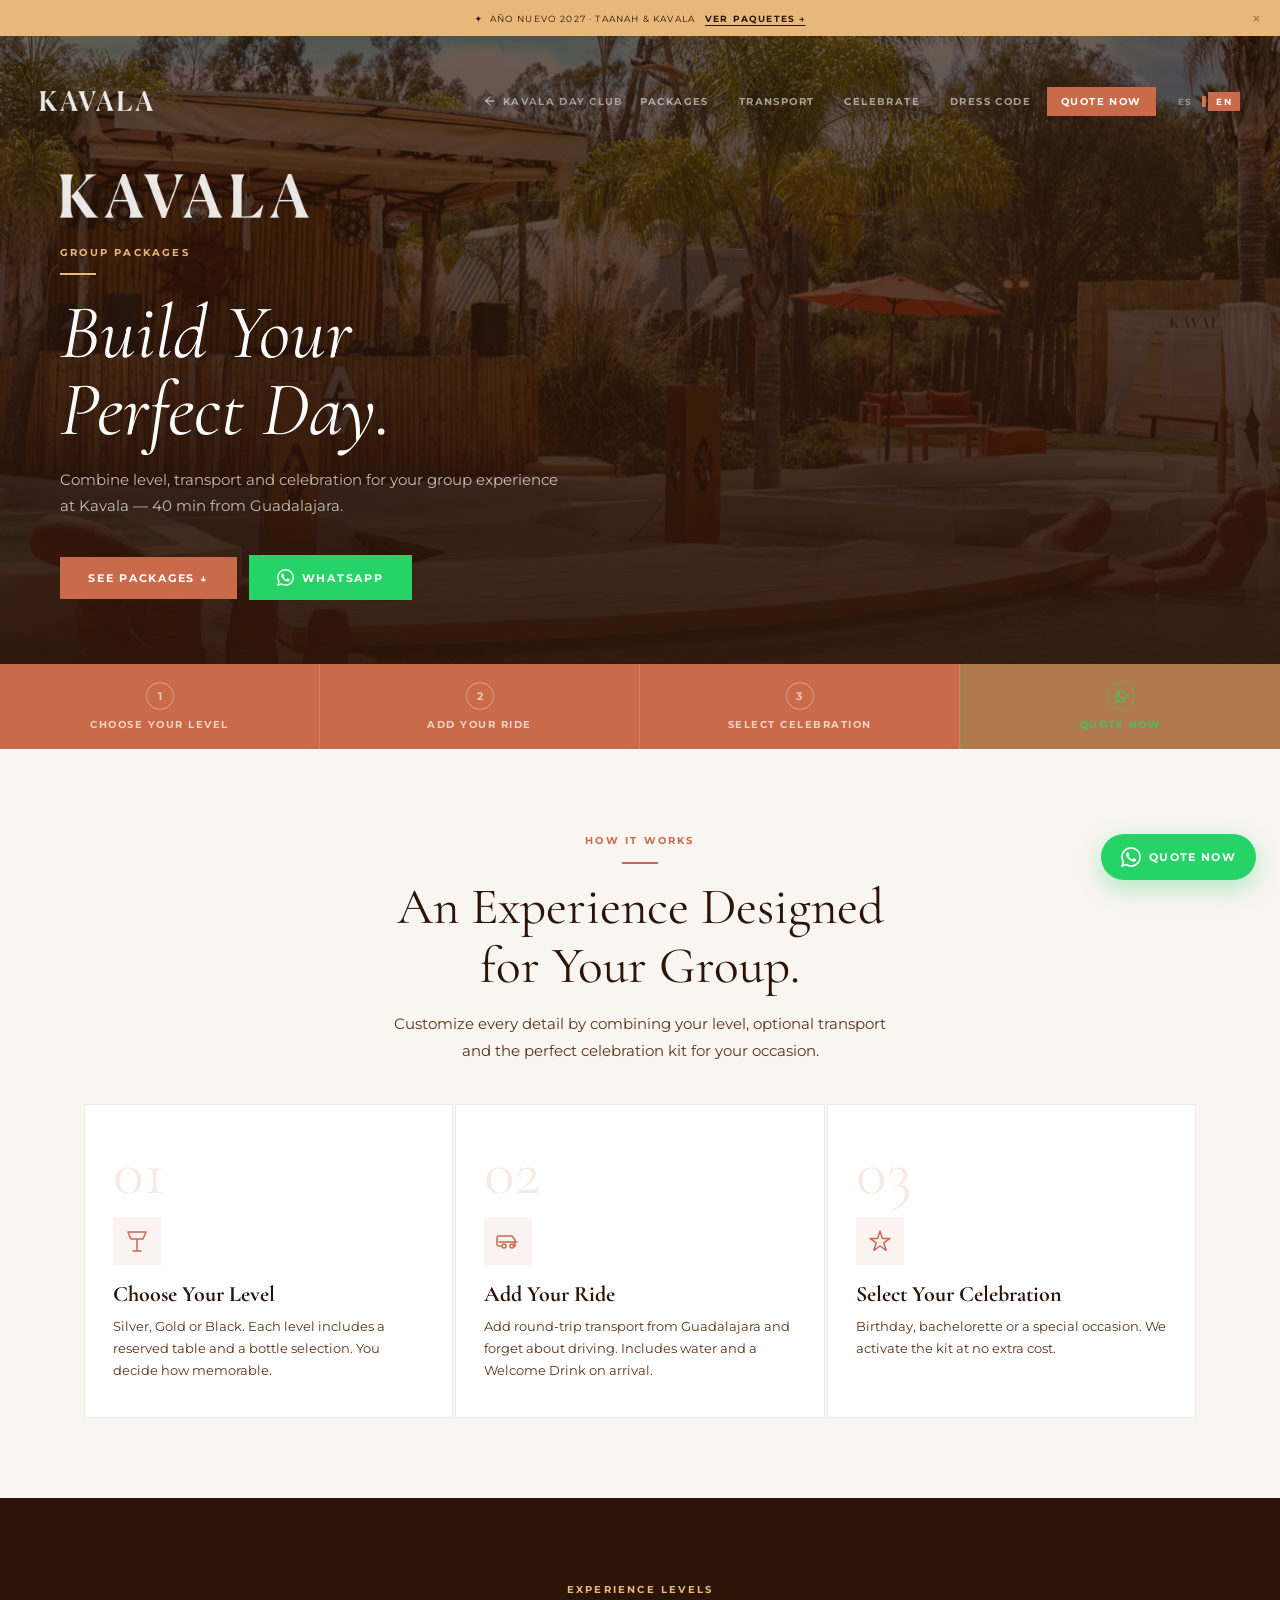
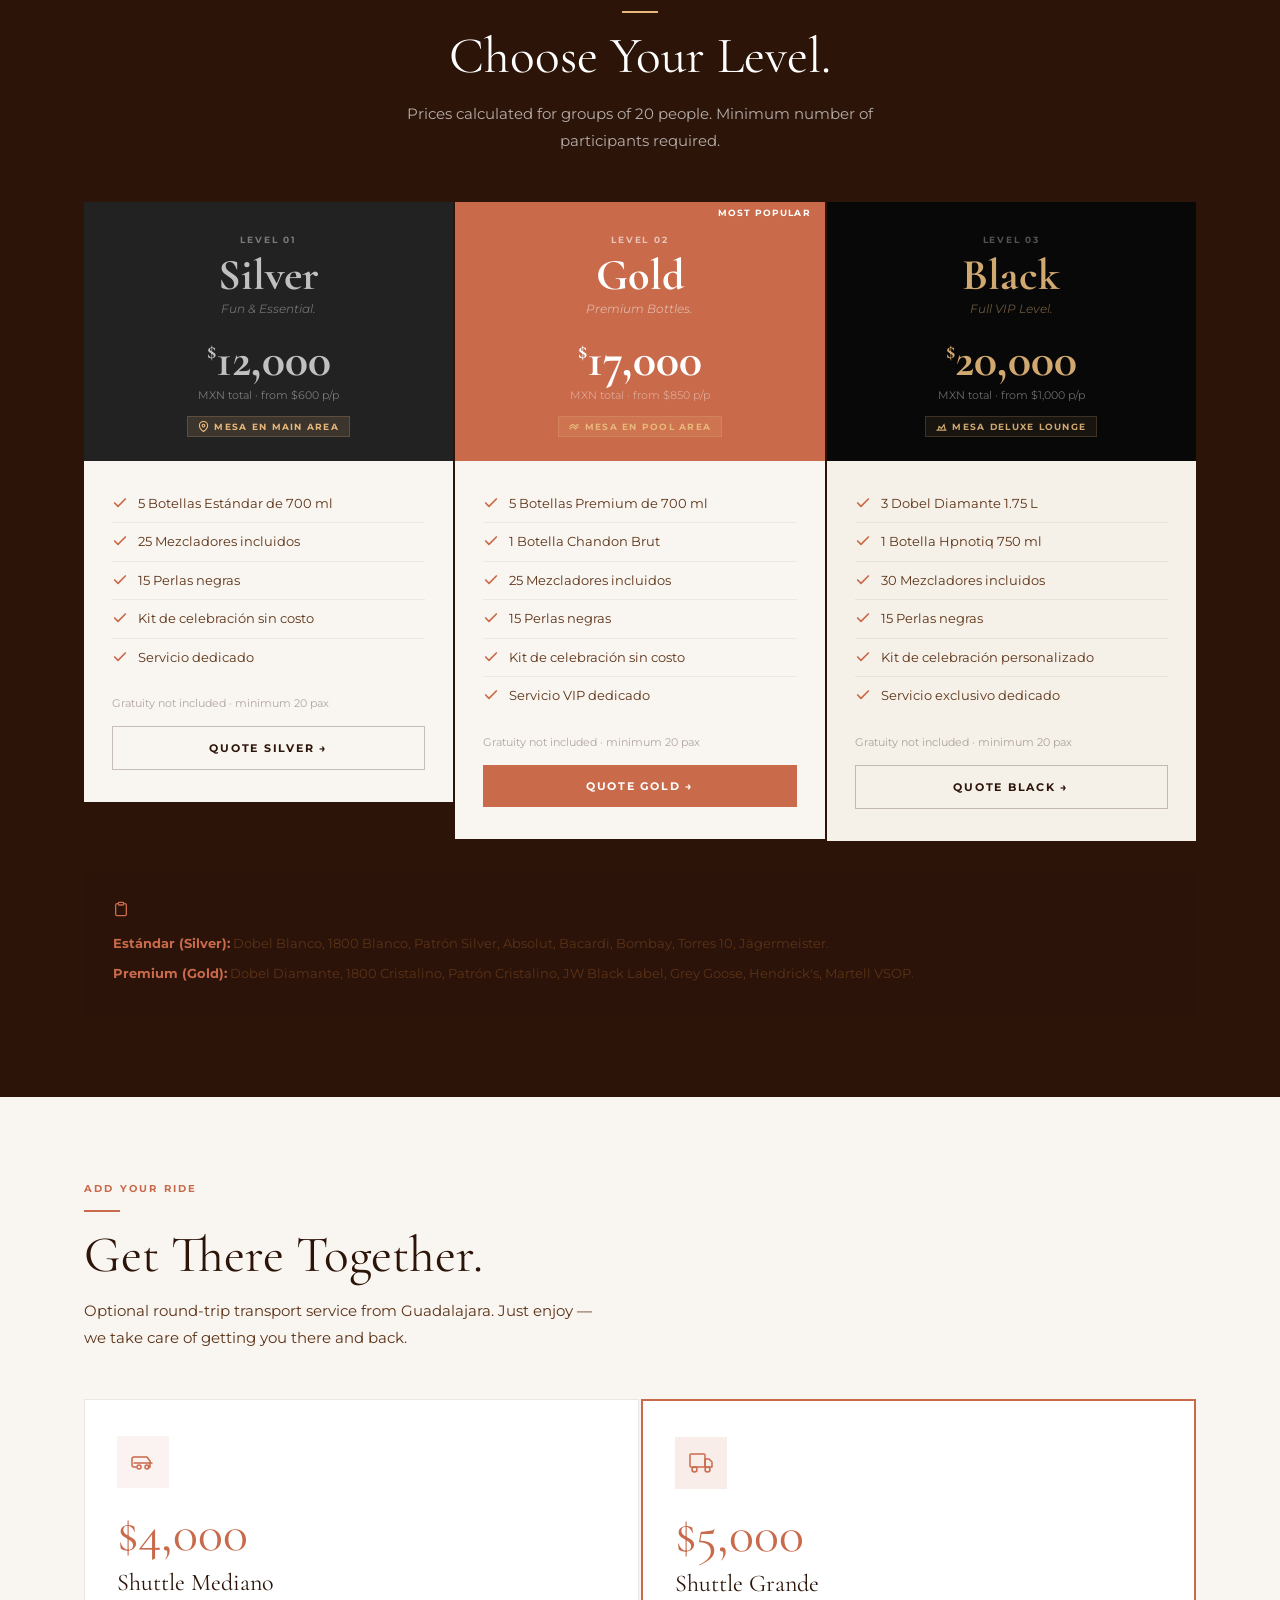
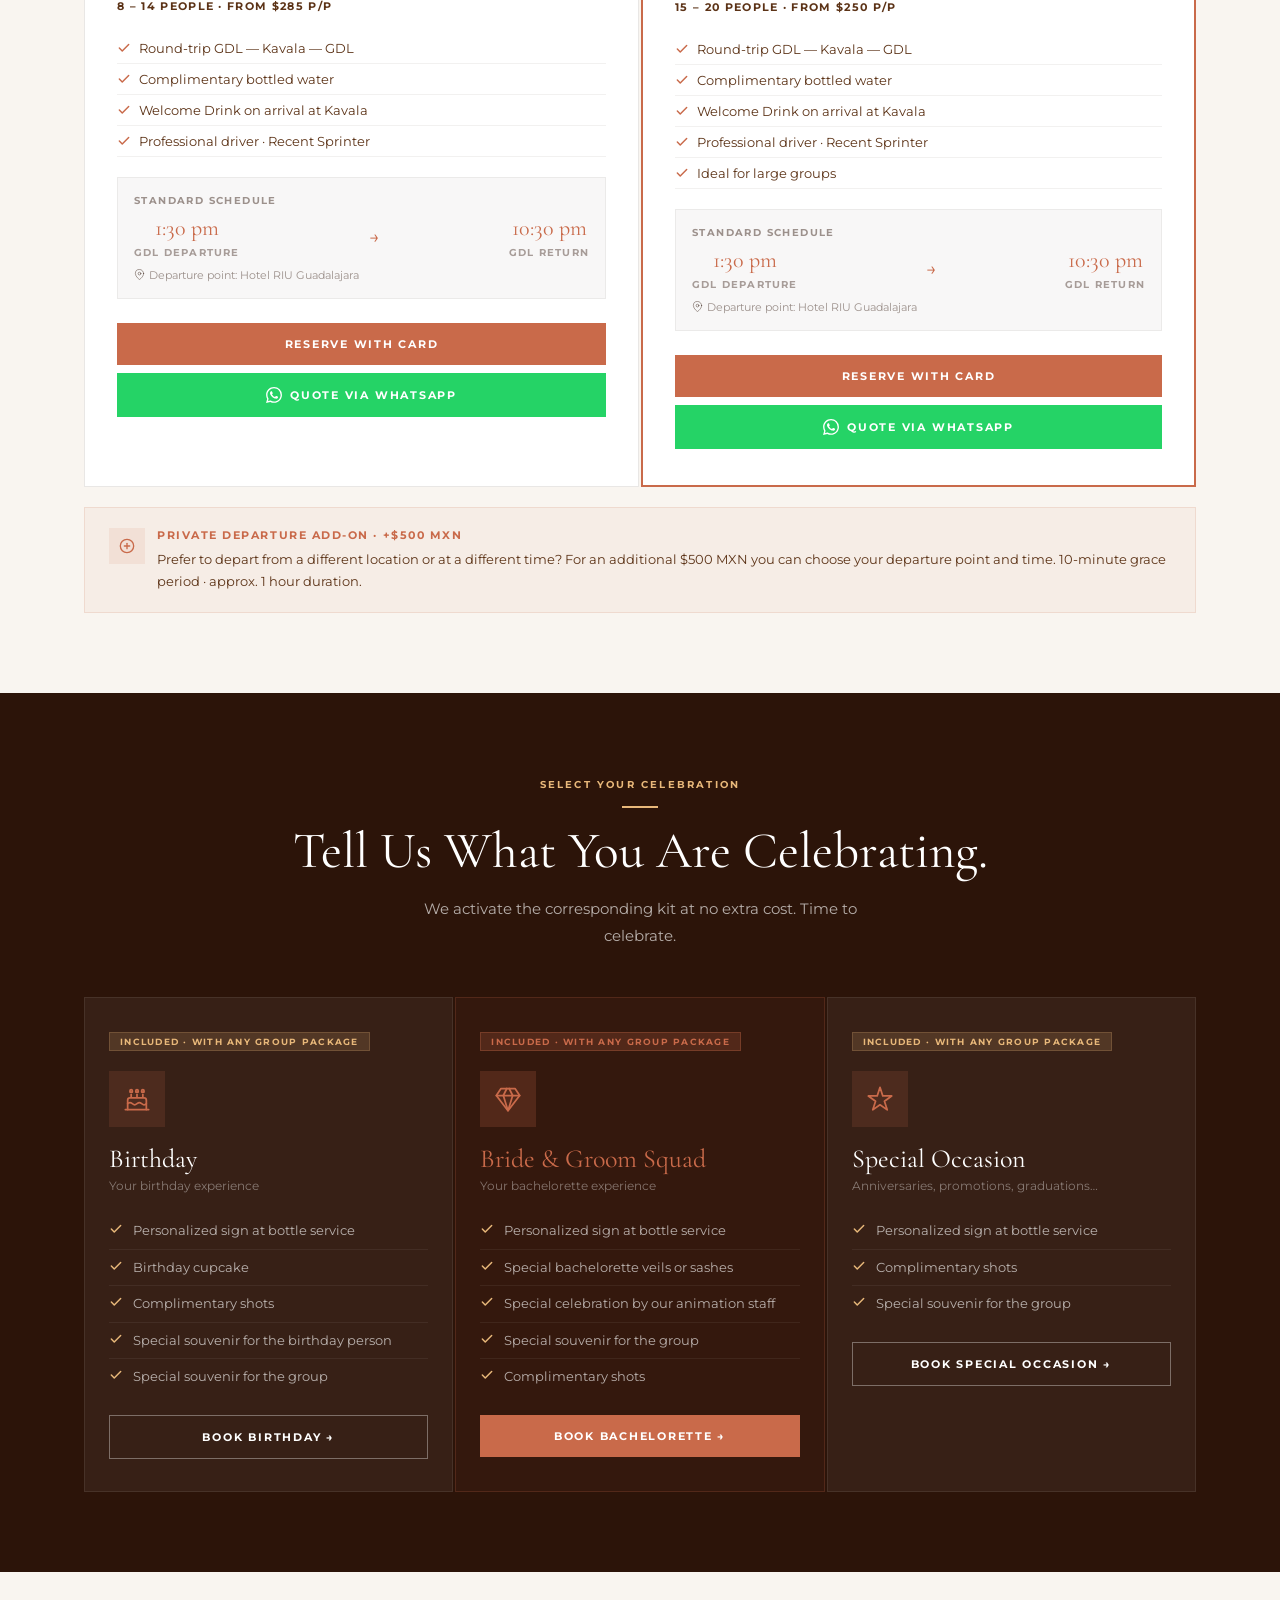
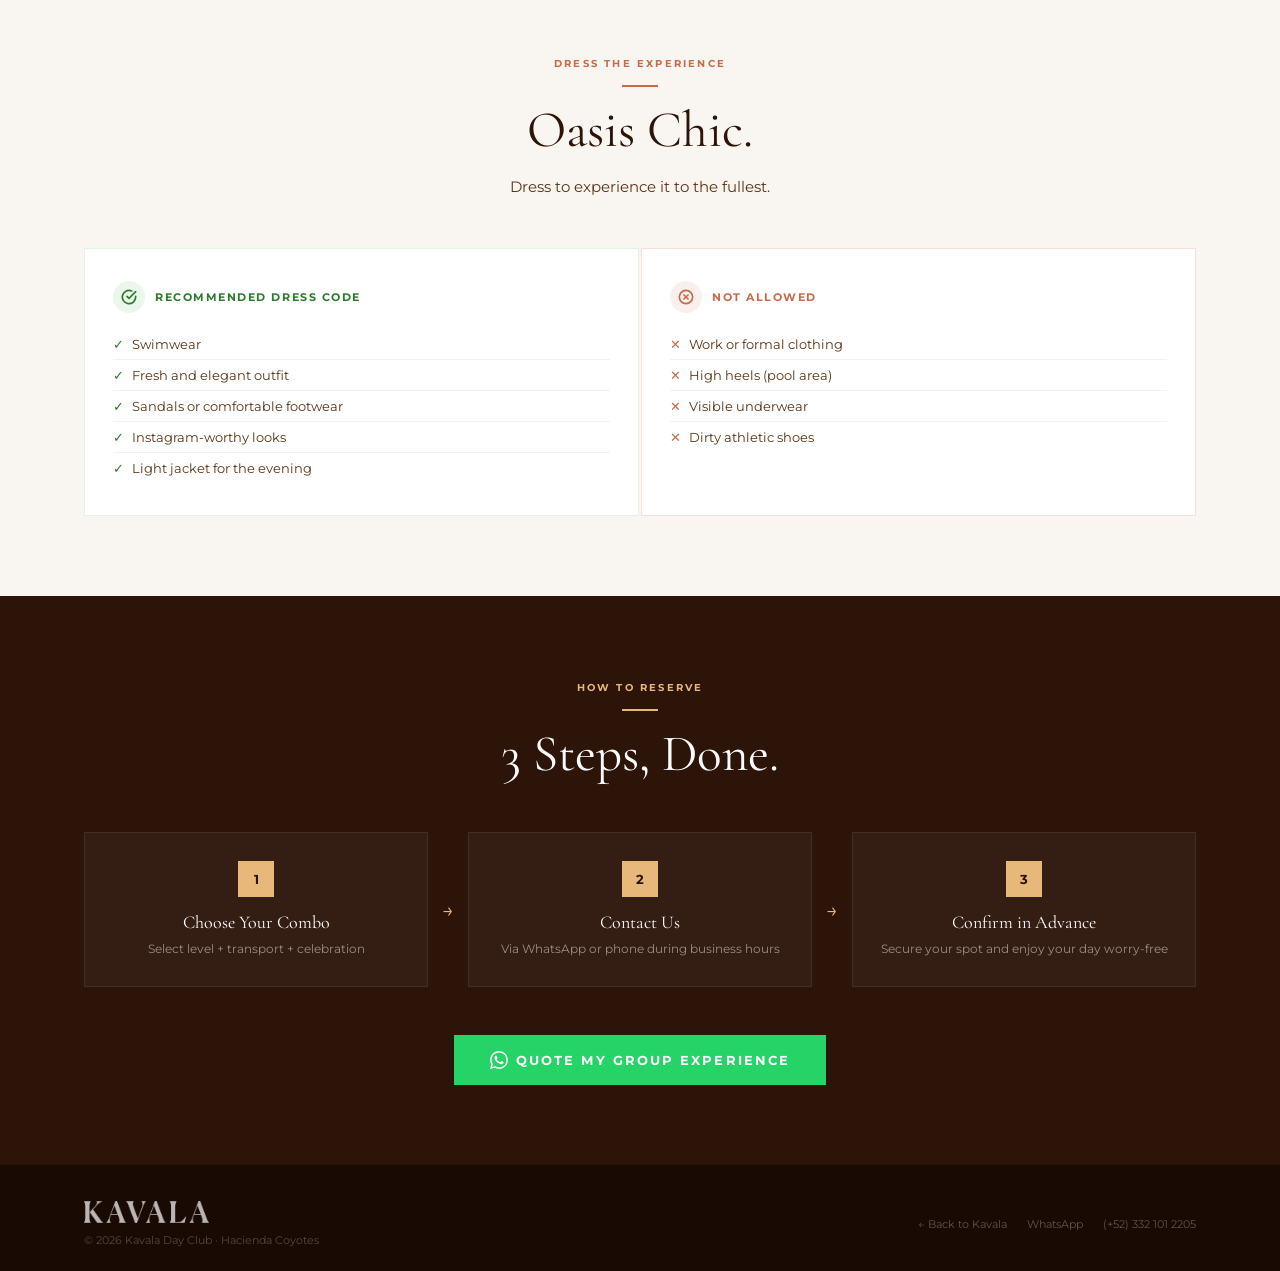
<file: en/grupos.html>
<!DOCTYPE html>
<html lang="en">
<head>
<meta charset="UTF-8">
<meta name="viewport" content="width=device-width, initial-scale=1.0">
<title>Group Packages | Kavala Day Club — Silver, Gold & Black</title>
<meta name="description" content="Arma tu experiencia grupal en Kavala. Paquetes Silver, Gold y Black con botellas, transporte redondo desde GDL y kits de celebración para cumpleaños y despedidas.">
<!-- Google Tag Manager -->
<script>(function(w,d,s,l,i){w[l]=w[l]||[];w[l].push({'gtm.start':new Date().getTime(),event:'gtm.js'});var f=d.getElementsByTagName(s)[0],j=d.createElement(s),dl=l!='dataLayer'?'&l='+l:'';j.async=true;j.src='https://www.googletagmanager.com/gtm.js?id='+i+dl;f.parentNode.insertBefore(j,f);})(window,document,'script','dataLayer','GTM-TNWW7LJD');</script>
<!-- Meta Pixel -->
<script>!function(f,b,e,v,n,t,s){if(f.fbq)return;n=f.fbq=function(){n.callMethod?n.callMethod.apply(n,arguments):n.queue.push(arguments)};if(!f._fbq)f._fbq=n;n.push=n;n.loaded=!0;n.version='2.0';n.queue=[];t=b.createElement(e);t.async=!0;t.src=v;s=b.getElementsByTagName(e)[0];s.parentNode.insertBefore(t,s)}(window,document,'script','https://connect.facebook.net/en_US/fbevents.js');fbq('init','1751966532457220');fbq('track','PageView');</script>
<link rel="preconnect" href="https://fonts.googleapis.com">
<link rel="preconnect" href="https://fonts.gstatic.com" crossorigin>
<link href="https://fonts.googleapis.com/css2?family=Cormorant+Garamond:ital,wght@0,400;0,600;0,700;1,400;1,600;1,700&family=Montserrat:wght@300;400;500;600;700;800&display=swap" rel="stylesheet">
<style>
:root{
  --terra:#C96A4A;--terra-d:#A8563B;--pool:#4DBFC9;--gold:#E8B87A;
  --cream:#F9F5F0;--dark:#2C1409;--mid:#5C3317;--white:#FFFFFF;
  --ff-s:'Cormorant Garamond',Georgia,serif;--ff-n:'Montserrat',system-ui,sans-serif;
  --trans:all .25s ease;
}
*,*::before,*::after{box-sizing:border-box;margin:0;padding:0;}
html{scroll-behavior:smooth;}
body{font-family:var(--ff-n);background:var(--white);color:var(--dark);overflow-x:hidden;}
a{text-decoration:none;color:inherit;}
img{display:block;max-width:100%;}

/* TOPBAR */
.g-topbar{background:#1a0a04;padding:7px 40px;display:flex;justify-content:space-between;align-items:center;flex-wrap:wrap;gap:8px;border-bottom:1px solid rgba(255,255,255,.07);}
.g-topbar a{font-family:var(--ff-n);font-size:9px;font-weight:700;letter-spacing:.16em;text-transform:uppercase;color:rgba(255,255,255,.4);display:flex;align-items:center;gap:6px;}
.g-topbar nav{display:flex;gap:0;}
.g-topbar nav a{font-size:9px;font-weight:600;letter-spacing:.13em;text-transform:uppercase;color:rgba(255,255,255,.4);padding:4px 14px;border-right:1px solid rgba(255,255,255,.08);}
.g-topbar nav a:last-child{border-right:none;}

/* NAV */
.g-nav{position:fixed;top:33px;left:0;right:0;z-index:900;height:64px;display:flex;align-items:center;justify-content:space-between;padding:0 40px;transition:var(--trans);}
.g-nav--scrolled{background:var(--dark);box-shadow:0 2px 20px rgba(0,0,0,.3);top:0;}
.g-nav__logo{height:20px;filter:brightness(0) invert(1);opacity:.9;}
.g-nav__links{display:flex;gap:2px;}
.g-nav__link{font-size:10px;font-weight:700;letter-spacing:.14em;text-transform:uppercase;color:rgba(255,255,255,.55);padding:8px 14px;transition:var(--trans);}
.g-nav__link:hover{color:var(--white);}
.g-nav__link--cta{background:var(--terra);color:var(--white)!important;}
.g-nav__link--cta:hover{background:var(--terra-d);}
.g-nav__back{display:flex;align-items:center;gap:6px;font-size:10px;font-weight:700;letter-spacing:.13em;text-transform:uppercase;color:rgba(255,255,255,.5);transition:var(--trans);}
.g-nav__back:hover{color:var(--white);}

/* HERO */
.g-hero{position:relative;min-height:70vh;display:flex;flex-direction:column;justify-content:flex-end;overflow:hidden;background:var(--dark);}
.g-hero__bg{position:absolute;inset:0;background-size:cover;background-position:center;opacity:.45;}
.g-hero__overlay{position:absolute;inset:0;background:linear-gradient(to bottom,rgba(44,20,9,.3) 0%,rgba(44,20,9,.9) 100%);}
.g-hero__content{position:relative;z-index:2;padding:0 60px 64px;max-width:900px;}
@media(max-width:768px){.g-hero__content{padding:0 20px 80px;}}

/* STEPS NAV */
.g-steps{background:var(--terra);padding:0;display:flex;overflow-x:auto;}
.g-step{flex:1;min-width:140px;padding:18px 20px;text-align:center;border-right:1px solid rgba(255,255,255,.15);cursor:pointer;transition:var(--trans);display:flex;flex-direction:column;align-items:center;gap:8px;}
.g-step:last-child{border-right:none;}
.g-step:hover{background:rgba(255,255,255,.1);}
.g-step__num{width:28px;height:28px;border:1.5px solid rgba(255,255,255,.4);color:rgba(255,255,255,.6);border-radius:50%;display:flex;align-items:center;justify-content:center;font-size:11px;font-weight:700;}
.g-step__label{font-size:10px;font-weight:700;letter-spacing:.15em;text-transform:uppercase;color:rgba(255,255,255,.7);}

/* WRAP / SECTION */
.g-wrap{max-width:1200px;margin:0 auto;padding:0 44px;}
.g-wrap--sm{max-width:800px;}
@media(max-width:768px){.g-wrap{padding:0 20px;}}
.g-section{padding:80px 0;}
.g-bg-dark{background:var(--dark);}
.g-bg-cream{background:var(--cream);}
.g-bg-white{background:var(--white);}
.g-tc{text-align:center;}
.g-label{font-family:var(--ff-n);font-size:10px;font-weight:700;letter-spacing:.22em;text-transform:uppercase;color:var(--terra);}
.g-label--gold{color:var(--gold);}
.g-label--light{color:rgba(255,255,255,.45);}
.g-line{width:36px;height:2px;background:var(--terra);margin:14px 0;}
.g-line--c{margin:14px auto;}
.g-line--gold{background:var(--gold);}
.g-h1{font-family:var(--ff-s);font-size:clamp(40px,6vw,80px);font-weight:400;font-style:italic;color:var(--white);line-height:1.0;}
.g-h2{font-family:var(--ff-s);font-size:clamp(28px,4vw,52px);font-weight:400;line-height:1.15;}
.g-h2--light{color:var(--white);}
.g-body{font-size:15px;line-height:1.8;color:var(--mid);}
.g-body--light{color:rgba(255,255,255,.65);}

/* BTN */
.g-btn{display:inline-flex;align-items:center;gap:8px;font-family:var(--ff-n);font-size:11px;font-weight:700;letter-spacing:.16em;text-transform:uppercase;padding:14px 28px;cursor:pointer;border:none;transition:var(--trans);}
.g-btn--terra{background:var(--terra);color:var(--white);}
.g-btn--terra:hover{background:var(--terra-d);transform:translateY(-2px);}
.g-btn--wa{background:#25D366;color:var(--white);}
.g-btn--wa:hover{background:#20bf5b;transform:translateY(-2px);}
.g-btn--ghost{background:transparent;color:var(--white);border:1.5px solid rgba(255,255,255,.35);}
.g-btn--ghost:hover{border-color:var(--white);background:rgba(255,255,255,.07);}
.g-btn--ghost-dark{background:transparent;color:var(--dark);border:1.5px solid rgba(44,20,9,.25);}
.g-btn--ghost-dark:hover{border-color:var(--terra);color:var(--terra);}
.g-btn--gold{background:var(--gold);color:var(--dark);}
.g-btn-group{display:flex;gap:12px;flex-wrap:wrap;align-items:center;}
.g-btn-group--c{justify-content:center;}

/* HOW IT WORKS */
.g-steps-grid{display:grid;grid-template-columns:repeat(3,1fr);gap:2px;margin-top:40px;}
@media(max-width:768px){.g-steps-grid{grid-template-columns:1fr;}}
.g-step-card{background:var(--white);padding:36px 28px;border:1px solid rgba(44,20,9,.08);}
.g-step-card__num{font-family:var(--ff-s);font-size:64px;font-weight:400;color:rgba(201,106,74,.15);line-height:1;margin-bottom:12px;}
.g-step-card__icon{width:48px;height:48px;display:flex;align-items:center;justify-content:center;background:rgba(201,106,74,.08);margin-bottom:16px;}
.g-step-card__title{font-family:var(--ff-s);font-size:22px;color:var(--dark);margin-bottom:8px;}
.g-step-card__desc{font-size:13px;color:var(--mid);line-height:1.7;}

/* PACKAGES */
.g-pkgs{display:grid;grid-template-columns:repeat(3,1fr);gap:2px;}
@media(max-width:900px){.g-pkgs{grid-template-columns:1fr;max-width:480px;margin:0 auto;}}
.g-pkg{position:relative;overflow:hidden;}
.g-pkg--featured{border:2px solid var(--terra);box-shadow:0 24px 64px rgba(201,106,74,.22);}
.g-pkg__badge{position:absolute;top:0;right:0;background:var(--terra);color:var(--white);font-size:9px;font-weight:700;letter-spacing:.12em;text-transform:uppercase;padding:5px 14px;}
.g-pkg__head{padding:32px 28px 24px;text-align:center;}
.g-pkg__tier{font-size:9px;font-weight:700;letter-spacing:.2em;text-transform:uppercase;color:rgba(255,255,255,.4);margin-bottom:8px;}
.g-pkg__name{font-family:var(--ff-s);font-size:44px;font-weight:700;color:var(--white);margin-bottom:4px;line-height:1;}
.g-pkg__tag{font-size:12px;color:rgba(255,255,255,.5);font-style:italic;margin-bottom:20px;}
.g-pkg__price{font-family:var(--ff-s);font-size:48px;font-weight:700;color:var(--white);line-height:1;}
.g-pkg__price sup{font-size:22px;vertical-align:super;}
.g-pkg__unit{font-size:11px;color:rgba(255,255,255,.4);margin-top:4px;}
.g-pkg__loc{display:inline-flex;align-items:center;gap:5px;font-size:9px;font-weight:700;letter-spacing:.14em;text-transform:uppercase;color:var(--gold);margin-top:14px;padding:4px 10px;background:rgba(232,184,122,.12);border:1px solid rgba(232,184,122,.2);}
.g-pkg__body{padding:24px 28px 32px;background:var(--cream);}
.g-pkg__list{list-style:none;margin-bottom:20px;}
.g-pkg__list li{font-size:13px;color:var(--mid);padding:9px 0;border-bottom:1px solid rgba(44,20,9,.06);display:flex;gap:10px;align-items:flex-start;line-height:1.5;}
.g-pkg__list li:last-child{border-bottom:none;}
.g-pkg__list li::before{content:'';width:16px;height:16px;background:url("data:image/svg+xml,%3Csvg xmlns='http://www.w3.org/2000/svg' width='16' height='16' viewBox='0 0 24 24' fill='none' stroke='%23C96A4A' stroke-width='2.5' stroke-linecap='round' stroke-linejoin='round'%3E%3Cpolyline points='20 6 9 17 4 12'/%3E%3C/svg%3E") center/contain no-repeat;flex-shrink:0;margin-top:1px;}
.g-pkg__note{font-size:11px;color:rgba(44,20,9,.35);margin-bottom:16px;}

/* BOTTLES INFO */
.g-bottles{background:rgba(44,20,9,.04);border:1px solid rgba(44,20,9,.08);padding:24px 28px;margin-top:32px;}
.g-bottles__title{font-family:var(--ff-s);font-size:18px;color:var(--dark);margin-bottom:12px;display:flex;align-items:center;gap:8px;}
.g-bottles p{font-size:13px;color:var(--mid);line-height:1.7;margin-bottom:8px;}
.g-bottles strong{color:var(--terra);}

/* TRANSPORT */
.g-transport-grid{display:grid;grid-template-columns:1fr 1fr;gap:2px;margin-top:40px;}
@media(max-width:768px){.g-transport-grid{grid-template-columns:1fr;}}
.g-transport{background:var(--white);border:1px solid rgba(44,20,9,.1);padding:36px 32px;}
.g-transport--featured{border-color:var(--terra);border-width:2px;}
.g-transport__icon{width:52px;height:52px;background:rgba(201,106,74,.08);display:flex;align-items:center;justify-content:center;margin-bottom:20px;}
.g-transport__price{font-family:var(--ff-s);font-size:52px;color:var(--terra);line-height:1;}
.g-transport__name{font-family:var(--ff-s);font-size:24px;color:var(--dark);margin:8px 0 2px;}
.g-transport__cap{font-size:11px;font-weight:700;letter-spacing:.12em;text-transform:uppercase;color:var(--mid);margin-bottom:20px;}
.g-transport__list{list-style:none;margin-bottom:20px;}
.g-transport__list li{font-size:13px;color:var(--mid);padding:7px 0;border-bottom:1px solid rgba(44,20,9,.06);display:flex;gap:8px;align-items:center;}
.g-transport__list li::before{content:'';width:14px;height:14px;background:url("data:image/svg+xml,%3Csvg xmlns='http://www.w3.org/2000/svg' width='14' height='14' viewBox='0 0 24 24' fill='none' stroke='%23C96A4A' stroke-width='2.5' stroke-linecap='round' stroke-linejoin='round'%3E%3Cpolyline points='20 6 9 17 4 12'/%3E%3C/svg%3E") center/contain no-repeat;flex-shrink:0;}
.g-transport__horario{background:rgba(44,20,9,.03);border:1px solid rgba(44,20,9,.06);padding:16px;margin-top:16px;}
.g-transport__horario-row{display:flex;align-items:center;gap:12px;margin-top:8px;}
.g-transport__horario-item{text-align:center;}
.g-transport__horario-time{font-family:var(--ff-s);font-size:22px;color:var(--terra);display:block;}
.g-transport__horario-desc{font-size:10px;font-weight:700;letter-spacing:.12em;text-transform:uppercase;color:rgba(44,20,9,.4);}
.g-transport__addon{background:rgba(201,106,74,.06);border:1px solid rgba(201,106,74,.15);padding:20px 24px;margin-top:20px;}

/* CELEBRATION CARDS */
.g-celeb-grid{display:grid;grid-template-columns:repeat(3,1fr);gap:2px;margin-top:40px;}
@media(max-width:768px){.g-celeb-grid{grid-template-columns:1fr;}}
.g-celeb{background:rgba(255,255,255,.05);border:1px solid rgba(255,255,255,.08);padding:32px 24px;position:relative;overflow:hidden;transition:var(--trans);}
.g-celeb:hover{background:rgba(255,255,255,.09);}
.g-celeb__badge{display:inline-block;background:rgba(232,184,122,.15);color:var(--gold);font-size:9px;font-weight:700;letter-spacing:.14em;text-transform:uppercase;padding:3px 10px;border:1px solid rgba(232,184,122,.2);margin-bottom:20px;}
.g-celeb__icon{width:56px;height:56px;background:rgba(201,106,74,.15);display:flex;align-items:center;justify-content:center;margin-bottom:16px;}
.g-celeb__name{font-family:var(--ff-s);font-size:26px;color:var(--white);margin-bottom:4px;}
.g-celeb__sub{font-size:12px;color:rgba(255,255,255,.4);margin-bottom:20px;}
.g-celeb__list{list-style:none;margin-bottom:20px;}
.g-celeb__list li{font-size:13px;color:rgba(255,255,255,.65);padding:8px 0;border-bottom:1px solid rgba(255,255,255,.06);display:flex;gap:10px;align-items:flex-start;line-height:1.5;}
.g-celeb__list li:last-child{border-bottom:none;}
.g-celeb__list li::before{content:'';width:14px;height:14px;background:url("data:image/svg+xml,%3Csvg xmlns='http://www.w3.org/2000/svg' width='14' height='14' viewBox='0 0 24 24' fill='none' stroke='%23E8B87A' stroke-width='2.5' stroke-linecap='round' stroke-linejoin='round'%3E%3Cpolyline points='20 6 9 17 4 12'/%3E%3C/svg%3E") center/contain no-repeat;flex-shrink:0;margin-top:1px;}

/* DRESS CODE */
.g-dress-grid{display:grid;grid-template-columns:1fr 1fr;gap:2px;margin-top:40px;}
@media(max-width:768px){.g-dress-grid{grid-template-columns:1fr;}}
.g-dress{padding:32px 28px;background:var(--white);border:1px solid rgba(44,20,9,.08);}
.g-dress--ok{border-color:rgba(60,180,60,.15);}
.g-dress--no{border-color:rgba(201,106,74,.2);}
.g-dress__header{display:flex;align-items:center;gap:10px;margin-bottom:16px;}
.g-dress__icon{width:32px;height:32px;display:flex;align-items:center;justify-content:center;border-radius:50%;}
.g-dress--ok .g-dress__icon{background:rgba(60,180,60,.1);}
.g-dress--no .g-dress__icon{background:rgba(201,106,74,.1);}
.g-dress__title{font-size:11px;font-weight:700;letter-spacing:.14em;text-transform:uppercase;}
.g-dress--ok .g-dress__title{color:#2d7a2d;}
.g-dress--no .g-dress__title{color:var(--terra);}
.g-dress__list{list-style:none;}
.g-dress__list li{font-size:13px;color:var(--mid);padding:7px 0;border-bottom:1px solid rgba(44,20,9,.06);display:flex;gap:8px;}
.g-dress__list li:last-child{border-bottom:none;}
.g-dress--ok .g-dress__list li::before{content:'✓';color:#2d7a2d;font-weight:700;}
.g-dress--no .g-dress__list li::before{content:'✕';color:var(--terra);font-weight:700;}

/* RESERVE FLOW */
.g-flow{display:grid;grid-template-columns:1fr 40px 1fr 40px 1fr;gap:0;align-items:center;margin-top:40px;}
@media(max-width:768px){.g-flow{grid-template-columns:1fr;}.g-flow-arrow{transform:rotate(90deg);margin:0 auto;}}
.g-flow-step{background:rgba(255,255,255,.04);border:1px solid rgba(255,255,255,.08);padding:28px 24px;text-align:center;}
.g-flow-step__num{width:36px;height:36px;background:var(--gold);color:var(--dark);font-size:13px;font-weight:700;display:flex;align-items:center;justify-content:center;margin:0 auto 14px;}
.g-flow-step__title{font-family:var(--ff-s);font-size:18px;color:var(--white);margin-bottom:6px;}
.g-flow-step__desc{font-size:12px;color:rgba(255,255,255,.5);line-height:1.6;}
.g-flow-arrow{text-align:center;color:var(--gold);font-size:20px;}

/* STICKY WA */
.g-wa-sticky{position:fixed;bottom:20px;right:24px;z-index:800;background:#25D366;color:var(--white);border-radius:50px;display:flex;align-items:center;gap:8px;padding:13px 20px;font-size:11px;font-weight:700;letter-spacing:.12em;text-transform:uppercase;box-shadow:0 8px 24px rgba(37,211,102,.35);transition:var(--trans);}
.g-wa-sticky:hover{transform:translateY(-3px);}
.g-wa-sticky svg{width:20px;height:20px;flex-shrink:0;}
@media(max-width:768px){.g-wa-sticky span{display:none;}.g-wa-sticky{padding:14px;border-radius:50%;}}

/* FADE */
.g-fade{opacity:0;transform:translateY(22px);transition:opacity .6s ease,transform .6s ease;}
.g-fade.in{opacity:1;transform:none;}
.g-fade--d1{transition-delay:.1s;}.g-fade--d2{transition-delay:.2s;}.g-fade--d3{transition-delay:.3s;}

/* Lang toggle */
.kv-lang-toggle{display:flex;align-items:center;gap:2px;margin-left:12px;}
.kv-lang-toggle a,.kv-lang-toggle span{font-size:9px;font-weight:700;letter-spacing:.14em;text-transform:uppercase;padding:4px 8px;color:rgba(255,255,255,.4);text-decoration:none;transition:color .2s;}
.kv-lang-toggle a:hover{color:#fff;}
.kv-lang-toggle span{color:#fff;background:var(--terra);padding:4px 8px;}
.kv-lang-toggle .sep{color:rgba(255,255,255,.2);padding:0;}

/* ── Promo bar NYE2027 ── */
.kv-promo-bar{position:fixed;top:0;left:0;right:0;z-index:1000;height:36px;background:var(--gold);display:flex;align-items:center;justify-content:center;gap:10px;padding:0 44px;font-family:var(--ff-n);font-size:9px;letter-spacing:.13em;text-transform:uppercase;color:var(--dark);}
.kv-promo-bar[hidden]{display:none;}
.kv-promo-bar a{color:var(--dark);font-weight:700;text-decoration:underline;text-underline-offset:3px;}
.kv-promo-bar .pb-close{position:absolute;right:12px;top:50%;transform:translateY(-50%);background:none;border:none;cursor:pointer;padding:6px 8px;color:var(--dark);opacity:.5;font-size:13px;line-height:1;}
@media(max-width:640px){.kv-promo-bar{font-size:8px;gap:6px;padding:0 36px;}}
</style>
</head>
<body>
<!-- GTM noscript --><noscript><iframe src="https://www.googletagmanager.com/ns.html?id=GTM-TNWW7LJD" height="0" width="0" style="display:none;visibility:hidden"></iframe></noscript>

<!-- PROMO BAR NYE2027 -->
<div class="kv-promo-bar" id="promo-bar" hidden>
  <span>&#10022;&nbsp; A&ntilde;o Nuevo 2027 &middot; Taanah &amp; Kavala</span>
  <a href="https://taanahglamping.com/NYE2027" target="_blank" rel="noopener">Ver paquetes &rarr;</a>
  <button class="pb-close" type="button" aria-label="Cerrar anuncio">&times;</button>
</div>

<!-- TOP BAR -->
<div class="g-topbar">
  <a href="https://www.hdacoyotes.com"><svg width="11" height="11" viewBox="0 0 24 24" fill="none" stroke="currentColor" stroke-width="2.5" stroke-linecap="round"><path d="M3 9l9-7 9 7v11a2 2 0 0 1-2 2H5a2 2 0 0 1-2-2z"/><polyline points="9 22 9 12 15 12 15 22"/></svg>Hacienda Coyotes</a>
  <nav>
    <a href="https://www.hdacoyotes.com">Home</a>
    <a href="https://www.hdacoyotes.com">Restaurante HC</a>
    <a href="https://www.taanahglamping.com">Hotel &amp; Glamping</a>
    <a href="https://www.hdacoyotes.com">Contacto</a>
  </nav>
</div>

<!-- NAV -->
<nav class="g-nav" id="gNav">
  <a href="/"><img class="g-nav__logo" src="../uploads/kavala-logo.png" alt="Kavala Day Club"></a>
  <div class="g-nav__links">
    <a class="g-nav__back" href="/">
      <svg width="14" height="14" viewBox="0 0 24 24" fill="none" stroke="currentColor" stroke-width="2.5" stroke-linecap="round"><line x1="19" y1="12" x2="5" y2="12"/><polyline points="12 19 5 12 12 5"/></svg>
      Kavala Day Club
    </a>
    <a class="g-nav__link" href="#niveles">Packages</a>
    <a class="g-nav__link" href="#transporte">Transport</a>
    <a class="g-nav__link" href="#celebracion">Celebrate</a>
    <a class="g-nav__link" href="#dresscode">Dress Code</a>
    <a class="g-nav__link g-nav__link--cta" href="https://wa.me/523316990962?text=Hi,+I+want+a+quote+for+a+group+package+at+Kavala" target="_blank" rel="noopener">Quote Now</a>
  
  <div class="kv-lang-toggle"><a href="/grupos">ES</a><span class="sep">|</span><span>EN</span></div>
</div>
</nav>

<!-- HERO -->
<section class="g-hero">
  <div class="g-hero__bg" style="background-image:url('../uploads/venue-05.jpg');"></div>
  <div class="g-hero__overlay"></div>
  <div class="g-hero__content">
    <img src="../uploads/kavala-logo.png" alt="Kavala Day Club" style="height:44px;filter:brightness(0) invert(1);margin-bottom:28px;opacity:.9;">
    <span class="g-label g-label--gold" style="display:block;margin-bottom:12px;">Group Packages</span>
    <div class="g-line g-line--gold" style="margin-bottom:20px;"></div>
    <h1 class="g-h1">Build Your<br>Perfect Day.</h1>
    <p style="font-family:var(--ff-n);font-size:15px;color:rgba(255,255,255,.7);line-height:1.75;margin:18px 0 36px;max-width:500px;">Combine level, transport and celebration for your group experience at Kavala — 40 min from Guadalajara.</p>
    <div class="g-btn-group">
      <a class="g-btn g-btn--terra" href="#niveles">See Packages ↓</a>
      <a class="g-btn g-btn--wa" href="https://wa.me/523316990962?text=Hi,+I+want+a+quote+for+a+group+package+at+Kavala" target="_blank" rel="noopener">
        <svg width="17" height="17" viewBox="0 0 24 24" fill="currentColor"><path d="M17.472 14.382c-.297-.149-1.758-.867-2.03-.967-.273-.099-.471-.148-.67.15-.197.297-.767.966-.94 1.164-.173.199-.347.223-.644.075-.297-.15-1.255-.463-2.39-1.475-.883-.788-1.48-1.761-1.653-2.059-.173-.297-.018-.458.13-.606.134-.133.298-.347.446-.52.149-.174.198-.298.298-.497.099-.198.05-.371-.025-.52-.075-.149-.669-1.612-.916-2.207-.242-.579-.487-.5-.669-.51-.173-.008-.371-.01-.57-.01-.198 0-.52.074-.792.372-.272.297-1.04 1.016-1.04 2.479 0 1.462 1.065 2.875 1.213 3.074.149.198 2.096 3.2 5.077 4.487.709.306 1.262.489 1.694.625.712.227 1.36.195 1.871.118.571-.085 1.758-.719 2.006-1.413.248-.694.248-1.289.173-1.413-.074-.124-.272-.198-.57-.347m-5.421 7.403h-.004a9.87 9.87 0 01-5.031-1.378l-.361-.214-3.741.982.998-3.648-.235-.374a9.86 9.86 0 01-1.51-5.26c.001-5.45 4.436-9.884 9.888-9.884 2.64 0 5.122 1.03 6.988 2.898a9.825 9.825 0 012.893 6.994c-.003 5.45-4.437 9.884-9.885 9.884m8.413-18.297A11.815 11.815 0 0012.05 0C5.495 0 .16 5.335.157 11.892c0 2.096.547 4.142 1.588 5.945L.057 24l6.305-1.654a11.882 11.882 0 005.683 1.448h.005c6.554 0 11.890-5.335 11.893-11.893a11.821 11.821 0 00-3.48-8.413z"/></svg>
        WhatsApp
      </a>
    </div>
  </div>
</section>

<!-- STEPS NAV -->
<div class="g-steps">
  <a href="#niveles" class="g-step">
    <div class="g-step__num">1</div>
    <div class="g-step__label">Choose Your Level</div>
  </a>
  <a href="#transporte" class="g-step">
    <div class="g-step__num">2</div>
    <div class="g-step__label">Add Your Ride</div>
  </a>
  <a href="#celebracion" class="g-step">
    <div class="g-step__num">3</div>
    <div class="g-step__label">Select Celebration</div>
  </a>
  <a href="https://wa.me/523316990962?text=Hi,+I+want+a+quote+for+a+group+package+at+Kavala" target="_blank" rel="noopener" class="g-step" style="background:rgba(37,211,102,.15);border-left:1px solid rgba(37,211,102,.3);">
    <div class="g-step__num" style="border-color:rgba(37,211,102,.5);color:#25D366;">
      <svg width="12" height="12" viewBox="0 0 24 24" fill="#25D366"><path d="M17.472 14.382c-.297-.149-1.758-.867-2.03-.967-.273-.099-.471-.148-.67.15-.197.297-.767.966-.94 1.164-.173.199-.347.223-.644.075-.297-.15-1.255-.463-2.39-1.475-.883-.788-1.48-1.761-1.653-2.059-.173-.297-.018-.458.13-.606.134-.133.298-.347.446-.52.149-.174.198-.298.298-.497.099-.198.05-.371-.025-.52-.075-.149-.669-1.612-.916-2.207-.242-.579-.487-.5-.669-.51-.173-.008-.371-.01-.57-.01-.198 0-.52.074-.792.372-.272.297-1.04 1.016-1.04 2.479 0 1.462 1.065 2.875 1.213 3.074.149.198 2.096 3.2 5.077 4.487.709.306 1.262.489 1.694.625.712.227 1.36.195 1.871.118.571-.085 1.758-.719 2.006-1.413.248-.694.248-1.289.173-1.413-.074-.124-.272-.198-.57-.347m-5.421 7.403h-.004a9.87 9.87 0 01-5.031-1.378l-.361-.214-3.741.982.998-3.648-.235-.374a9.86 9.86 0 01-1.51-5.26c.001-5.45 4.436-9.884 9.888-9.884 2.64 0 5.122 1.03 6.988 2.898a9.825 9.825 0 012.893 6.994c-.003 5.45-4.437 9.884-9.885 9.884m8.413-18.297A11.815 11.815 0 0012.05 0C5.495 0 .16 5.335.157 11.892c0 2.096.547 4.142 1.588 5.945L.057 24l6.305-1.654a11.882 11.882 0 005.683 1.448h.005c6.554 0 11.890-5.335 11.893-11.893a11.821 11.821 0 00-3.48-8.413z"/></svg>
    </div>
    <div class="g-step__label" style="color:rgba(37,211,102,.8);">Quote Now</div>
  </a>
</div>

<!-- HOW IT WORKS -->
<section class="g-section g-bg-cream">
  <div class="g-wrap g-tc">
    <span class="g-label">How It Works</span>
    <div class="g-line g-line--c"></div>
    <h2 class="g-h2 g-fade">An Experience Designed<br>for Your Group.</h2>
    <p class="g-body g-fade" style="max-width:520px;margin:14px auto 0;">Customize every detail by combining your level, optional transport and the perfect celebration kit for your occasion.</p>
  </div>
  <div class="g-wrap" style="margin-top:40px;">
    <div class="g-steps-grid">
      <div class="g-step-card g-fade">
        <div class="g-step-card__num">01</div>
        <div class="g-step-card__icon">
          <svg width="24" height="24" viewBox="0 0 24 24" fill="none" stroke="var(--terra)" stroke-width="1.5" stroke-linecap="round" stroke-linejoin="round"><path d="M8 22h8M12 11v11M3 3l3 7h12l3-7H3z"/></svg>
        </div>
        <h3 class="g-step-card__title">Choose Your Level</h3>
        <p class="g-step-card__desc">Silver, Gold or Black. Each level includes a reserved table and a bottle selection. You decide how memorable.</p>
      </div>
      <div class="g-step-card g-fade g-fade--d1">
        <div class="g-step-card__num">02</div>
        <div class="g-step-card__icon">
          <svg width="24" height="24" viewBox="0 0 24 24" fill="none" stroke="var(--terra)" stroke-width="1.5" stroke-linecap="round" stroke-linejoin="round"><path d="M5 17H3a2 2 0 0 1-2-2V9a2 2 0 0 1 2-2h13l3 4v6h-2"/><rect x="6" y="15" width="4" height="4" rx="2"/><rect x="14" y="15" width="4" height="4" rx="2"/><path d="M3 13h18"/></svg>
        </div>
        <h3 class="g-step-card__title">Add Your Ride</h3>
        <p class="g-step-card__desc">Add round-trip transport from Guadalajara and forget about driving. Includes water and a Welcome Drink on arrival.</p>
      </div>
      <div class="g-step-card g-fade g-fade--d2">
        <div class="g-step-card__num">03</div>
        <div class="g-step-card__icon">
          <svg width="24" height="24" viewBox="0 0 24 24" fill="none" stroke="var(--terra)" stroke-width="1.5" stroke-linecap="round" stroke-linejoin="round"><path d="M12 2l2.4 7.4H22l-6.2 4.5 2.4 7.4L12 17l-6.2 4.3 2.4-7.4L2 9.4h7.6z"/></svg>
        </div>
        <h3 class="g-step-card__title">Select Your Celebration</h3>
        <p class="g-step-card__desc">Birthday, bachelorette or a special occasion. We activate the kit at no extra cost.</p>
      </div>
    </div>
  </div>
</section>

<!-- PACKAGES -->
<section id="niveles" class="g-section g-bg-dark">
  <div class="g-wrap g-tc" style="margin-bottom:48px;">
    <span class="g-label g-label--gold">Experience Levels</span>
    <div class="g-line g-line--c g-line--gold"></div>
    <h2 class="g-h2 g-h2--light g-fade">Choose Your Level.</h2>
    <p class="g-body g-body--light g-fade" style="max-width:480px;margin:14px auto 0;">Prices calculated for groups of 20 people. Minimum number of participants required.</p>
  </div>
  <div class="g-wrap">
    <div class="g-pkgs">
      <!-- SILVER -->
      <div class="g-pkg g-fade">
        <div class="g-pkg__head" style="background:#222;">
          <div class="g-pkg__tier">Level 01</div>
          <div class="g-pkg__name" style="color:#C0C0C0;">Silver</div>
          <div class="g-pkg__tag" style="color:rgba(192,192,192,.5);">Fun &amp; Essential.</div>
          <div class="g-pkg__price" style="color:#C0C0C0;"><sup>$</sup>12,000</div>
          <div class="g-pkg__unit">MXN total · from $600 p/p</div>
          <div class="g-pkg__loc">
            <svg width="11" height="11" viewBox="0 0 24 24" fill="none" stroke="currentColor" stroke-width="2.5" stroke-linecap="round"><path d="M21 10c0 7-9 13-9 13s-9-6-9-13a9 9 0 0 1 18 0z"/><circle cx="12" cy="10" r="3"/></svg>
            Mesa en Main Area
          </div>
        </div>
        <div class="g-pkg__body">
          <ul class="g-pkg__list">
            <li>5 Botellas Estándar de 700 ml</li>
            <li>25 Mezcladores incluidos</li>
            <li>15 Perlas negras</li>
            <li>Kit de celebración sin costo</li>
            <li>Servicio dedicado</li>
          </ul>
          <p class="g-pkg__note">Gratuity not included · minimum 20 pax</p>
          <a class="g-btn g-btn--ghost-dark" href="https://wa.me/523316990962?text=Hi,+I+want+a+quote+for+the+Silver+package+at+Kavala" target="_blank" rel="noopener" style="width:100%;justify-content:center;">Quote Silver →</a>
        </div>
      </div>
      <!-- GOLD -->
      <div class="g-pkg g-fade g-fade--d1" style="position:relative;">
        <div class="g-pkg__badge" style="top:0;right:0;">Most Popular</div>
        <div class="g-pkg__head" style="background:var(--terra);">
          <div class="g-pkg__tier" style="color:rgba(255,255,255,.6);">Level 02</div>
          <div class="g-pkg__name">Gold</div>
          <div class="g-pkg__tag">Premium Bottles.</div>
          <div class="g-pkg__price"><sup>$</sup>17,000</div>
          <div class="g-pkg__unit">MXN total · from $850 p/p</div>
          <div class="g-pkg__loc">
            <svg width="11" height="11" viewBox="0 0 24 24" fill="none" stroke="currentColor" stroke-width="2.5" stroke-linecap="round"><path d="M2 12s3-4 6-4 6 4 6 4 3-4 6-4"/><path d="M2 17s3-4 6-4 6 4 6 4 3-4 6-4"/></svg>
            Mesa en Pool Area
          </div>
        </div>
        <div class="g-pkg__body">
          <ul class="g-pkg__list">
            <li>5 Botellas Premium de 700 ml</li>
            <li>1 Botella Chandon Brut</li>
            <li>25 Mezcladores incluidos</li>
            <li>15 Perlas negras</li>
            <li>Kit de celebración sin costo</li>
            <li>Servicio VIP dedicado</li>
          </ul>
          <p class="g-pkg__note">Gratuity not included · minimum 20 pax</p>
          <a class="g-btn g-btn--terra" href="https://wa.me/523316990962?text=Hi,+I+want+a+quote+for+the+Gold+package+at+Kavala" target="_blank" rel="noopener" style="width:100%;justify-content:center;">Quote Gold →</a>
        </div>
      </div>
      <!-- BLACK -->
      <div class="g-pkg g-fade g-fade--d2">
        <div class="g-pkg__head" style="background:#080808;">
          <div class="g-pkg__tier" style="color:rgba(255,255,255,.3);">Level 03</div>
          <div class="g-pkg__name" style="color:#D0A870;">Black</div>
          <div class="g-pkg__tag" style="color:rgba(208,168,112,.5);">Full VIP Level.</div>
          <div class="g-pkg__price" style="color:#D0A870;"><sup>$</sup>20,000</div>
          <div class="g-pkg__unit">MXN total · from $1,000 p/p</div>
          <div class="g-pkg__loc" style="color:#D0A870;border-color:rgba(208,168,112,.2);background:rgba(208,168,112,.08);">
            <svg width="11" height="11" viewBox="0 0 24 24" fill="none" stroke="currentColor" stroke-width="2.5" stroke-linecap="round"><path d="M2 20h20M5 20l1.5-8L12 16l5.5-8L20 20"/></svg>
            Mesa Deluxe Lounge
          </div>
        </div>
        <div class="g-pkg__body" style="background:#F5F0E8;">
          <ul class="g-pkg__list">
            <li>3 Dobel Diamante 1.75 L</li>
            <li>1 Botella Hpnotiq 750 ml</li>
            <li>30 Mezcladores incluidos</li>
            <li>15 Perlas negras</li>
            <li>Kit de celebración personalizado</li>
            <li>Servicio exclusivo dedicado</li>
          </ul>
          <p class="g-pkg__note">Gratuity not included · minimum 20 pax</p>
          <a class="g-btn g-btn--ghost-dark" href="https://wa.me/523316990962?text=Hi,+I+want+a+quote+for+the+Black+package+at+Kavala" target="_blank" rel="noopener" style="width:100%;justify-content:center;">Quote Black →</a>
        </div>
      </div>
    </div>

    <!-- BOTTLES INFO -->
    <div class="g-bottles g-fade">
      <h4 class="g-bottles__title">
        <svg width="16" height="16" viewBox="0 0 24 24" fill="none" stroke="var(--terra)" stroke-width="2" stroke-linecap="round" stroke-linejoin="round"><rect x="8" y="2" width="8" height="4" rx="1"/><path d="M16 4h2a2 2 0 0 1 2 2v14a2 2 0 0 1-2 2H6a2 2 0 0 1-2-2V6a2 2 0 0 1 2-2h2"/></svg>
        Bottle Options
      </h4>
      <p><strong>Estándar (Silver):</strong> Dobel Blanco, 1800 Blanco, Patrón Silver, Absolut, Bacardi, Bombay, Torres 10, Jägermeister.</p>
      <p><strong>Premium (Gold):</strong> Dobel Diamante, 1800 Cristalino, Patrón Cristalino, JW Black Label, Grey Goose, Hendrick's, Martell VSOP.</p>
    </div>
  </div>
</section>

<!-- TRANSPORT -->
<section id="transporte" class="g-section g-bg-cream">
  <div class="g-wrap">
    <div style="margin-bottom:48px;">
      <span class="g-label">Add Your Ride</span>
      <div class="g-line"></div>
      <h2 class="g-h2 g-fade">Get There Together.</h2>
      <p class="g-body g-fade" style="max-width:520px;margin-top:12px;">Optional round-trip transport service from Guadalajara. Just enjoy — we take care of getting you there and back.</p>
    </div>
    <div class="g-transport-grid">
      <div class="g-transport g-fade">
        <div class="g-transport__icon">
          <svg width="24" height="24" viewBox="0 0 24 24" fill="none" stroke="var(--terra)" stroke-width="1.5" stroke-linecap="round" stroke-linejoin="round"><path d="M5 17H3a2 2 0 0 1-2-2V9a2 2 0 0 1 2-2h13l3 4v6h-2"/><rect x="6" y="15" width="4" height="4" rx="2"/><rect x="14" y="15" width="4" height="4" rx="2"/><path d="M3 13h18"/></svg>
        </div>
        <div class="g-transport__price">$4,000</div>
        <div class="g-transport__name">Shuttle Mediano</div>
        <div class="g-transport__cap">8 – 14 people · from $285 p/p</div>
        <ul class="g-transport__list">
          <li>Round-trip GDL — Kavala — GDL</li>
          <li>Complimentary bottled water</li>
          <li>Welcome Drink on arrival at Kavala</li>
          <li>Professional driver · Recent Sprinter</li>
        </ul>
        <div class="g-transport__horario">
          <div style="font-size:10px;font-weight:700;letter-spacing:.14em;text-transform:uppercase;color:rgba(44,20,9,.45);margin-bottom:6px;">Standard Schedule</div>
          <div class="g-transport__horario-row">
            <div class="g-transport__horario-item"><span class="g-transport__horario-time">1:30 pm</span><span class="g-transport__horario-desc">GDL Departure</span></div>
            <span style="color:var(--terra);font-size:18px;flex:1;text-align:center;">→</span>
            <div class="g-transport__horario-item"><span class="g-transport__horario-time">10:30 pm</span><span class="g-transport__horario-desc">GDL Return</span></div>
          </div>
          <div style="font-size:11px;color:rgba(44,20,9,.45);margin-top:8px;display:flex;align-items:center;gap:4px;">
            <svg width="11" height="11" viewBox="0 0 24 24" fill="none" stroke="currentColor" stroke-width="2" stroke-linecap="round"><path d="M21 10c0 7-9 13-9 13s-9-6-9-13a9 9 0 0 1 18 0z"/><circle cx="12" cy="10" r="3"/></svg>
            Departure point: Hotel RIU Guadalajara
          </div>
        </div>
        <button class="g-btn g-btn--terra" onclick="openShuttleModal('https://widget.riservi.com/product/restaurant-widget/kavala-day-club-21l/pQ2v')" style="margin-top:24px;width:100%;justify-content:center;cursor:pointer;">Reserve with Card</button>
        <a class="g-btn g-btn--wa" href="https://wa.me/523316990962?text=Hi,+I+want+a+quote+for+the+medium+shuttle+to+Kavala" target="_blank" rel="noopener" style="margin-top:8px;width:100%;justify-content:center;display:flex;align-items:center;gap:8px;">
          <svg width="16" height="16" viewBox="0 0 24 24" fill="currentColor"><path d="M17.472 14.382c-.297-.149-1.758-.867-2.03-.967-.273-.099-.471-.148-.67.15-.197.297-.767.966-.94 1.164-.173.199-.347.223-.644.075-.297-.15-1.255-.463-2.39-1.475-.883-.788-1.48-1.761-1.653-2.059-.173-.297-.018-.458.13-.606.134-.133.298-.347.446-.52.149-.174.198-.298.298-.497.099-.198.05-.371-.025-.52-.075-.149-.669-1.612-.916-2.207-.242-.579-.487-.5-.669-.51-.173-.008-.371-.01-.57-.01-.198 0-.52.074-.792.372-.272.297-1.04 1.016-1.04 2.479 0 1.462 1.065 2.875 1.213 3.074.149.198 2.096 3.2 5.077 4.487.709.306 1.262.489 1.694.625.712.227 1.36.195 1.871.118.571-.085 1.758-.719 2.006-1.413.248-.694.248-1.289.173-1.413-.074-.124-.272-.198-.57-.347m-5.421 7.403h-.004a9.87 9.87 0 01-5.031-1.378l-.361-.214-3.741.982.998-3.648-.235-.374a9.86 9.86 0 01-1.51-5.26c.001-5.45 4.436-9.884 9.888-9.884 2.64 0 5.122 1.03 6.988 2.898a9.825 9.825 0 012.893 6.994c-.003 5.45-4.437 9.884-9.885 9.884m8.413-18.297A11.815 11.815 0 0012.05 0C5.495 0 .16 5.335.157 11.892c0 2.096.547 4.142 1.588 5.945L.057 24l6.305-1.654a11.882 11.882 0 005.683 1.448h.005c6.554 0 11.890-5.335 11.893-11.893a11.821 11.821 0 00-3.48-8.413z"/></svg>
          Quote via WhatsApp
        </a>
      </div>
      <div class="g-transport g-transport--featured g-fade g-fade--d1">
        <div class="g-transport__icon" style="background:rgba(201,106,74,.12);">
          <svg width="24" height="24" viewBox="0 0 24 24" fill="none" stroke="var(--terra)" stroke-width="1.5" stroke-linecap="round" stroke-linejoin="round"><rect x="1" y="3" width="15" height="13" rx="1"/><path d="M16 8h4l3 3v5h-7V8z"/><circle cx="5.5" cy="18.5" r="2.5"/><circle cx="18.5" cy="18.5" r="2.5"/></svg>
        </div>
        <div class="g-transport__price">$5,000</div>
        <div class="g-transport__name">Shuttle Grande</div>
        <div class="g-transport__cap">15 – 20 people · from $250 p/p</div>
        <ul class="g-transport__list">
          <li>Round-trip GDL — Kavala — GDL</li>
          <li>Complimentary bottled water</li>
          <li>Welcome Drink on arrival at Kavala</li>
          <li>Professional driver · Recent Sprinter</li>
          <li>Ideal for large groups</li>
        </ul>
        <div class="g-transport__horario">
          <div style="font-size:10px;font-weight:700;letter-spacing:.14em;text-transform:uppercase;color:rgba(44,20,9,.45);margin-bottom:6px;">Standard Schedule</div>
          <div class="g-transport__horario-row">
            <div class="g-transport__horario-item"><span class="g-transport__horario-time">1:30 pm</span><span class="g-transport__horario-desc">GDL Departure</span></div>
            <span style="color:var(--terra);font-size:18px;flex:1;text-align:center;">→</span>
            <div class="g-transport__horario-item"><span class="g-transport__horario-time">10:30 pm</span><span class="g-transport__horario-desc">GDL Return</span></div>
          </div>
          <div style="font-size:11px;color:rgba(44,20,9,.45);margin-top:8px;display:flex;align-items:center;gap:4px;">
            <svg width="11" height="11" viewBox="0 0 24 24" fill="none" stroke="currentColor" stroke-width="2" stroke-linecap="round"><path d="M21 10c0 7-9 13-9 13s-9-6-9-13a9 9 0 0 1 18 0z"/><circle cx="12" cy="10" r="3"/></svg>
            Departure point: Hotel RIU Guadalajara
          </div>
        </div>
        <button class="g-btn g-btn--terra" onclick="openShuttleModal('https://widget.riservi.com/product/restaurant-widget/kavala-day-club-21l/WGoR')" style="margin-top:24px;width:100%;justify-content:center;cursor:pointer;">Reserve with Card</button>
        <a class="g-btn g-btn--wa" href="https://wa.me/523316990962?text=Hi,+I+want+a+quote+for+the+large+shuttle+to+Kavala" target="_blank" rel="noopener" style="margin-top:8px;width:100%;justify-content:center;display:flex;align-items:center;gap:8px;">
          <svg width="16" height="16" viewBox="0 0 24 24" fill="currentColor"><path d="M17.472 14.382c-.297-.149-1.758-.867-2.03-.967-.273-.099-.471-.148-.67.15-.197.297-.767.966-.94 1.164-.173.199-.347.223-.644.075-.297-.15-1.255-.463-2.39-1.475-.883-.788-1.48-1.761-1.653-2.059-.173-.297-.018-.458.13-.606.134-.133.298-.347.446-.52.149-.174.198-.298.298-.497.099-.198.05-.371-.025-.52-.075-.149-.669-1.612-.916-2.207-.242-.579-.487-.5-.669-.51-.173-.008-.371-.01-.57-.01-.198 0-.52.074-.792.372-.272.297-1.04 1.016-1.04 2.479 0 1.462 1.065 2.875 1.213 3.074.149.198 2.096 3.2 5.077 4.487.709.306 1.262.489 1.694.625.712.227 1.36.195 1.871.118.571-.085 1.758-.719 2.006-1.413.248-.694.248-1.289.173-1.413-.074-.124-.272-.198-.57-.347m-5.421 7.403h-.004a9.87 9.87 0 01-5.031-1.378l-.361-.214-3.741.982.998-3.648-.235-.374a9.86 9.86 0 01-1.51-5.26c.001-5.45 4.436-9.884 9.888-9.884 2.64 0 5.122 1.03 6.988 2.898a9.825 9.825 0 012.893 6.994c-.003 5.45-4.437 9.884-9.885 9.884m8.413-18.297A11.815 11.815 0 0012.05 0C5.495 0 .16 5.335.157 11.892c0 2.096.547 4.142 1.588 5.945L.057 24l6.305-1.654a11.882 11.882 0 005.683 1.448h.005c6.554 0 11.890-5.335 11.893-11.893a11.821 11.821 0 00-3.48-8.413z"/></svg>
          Quote via WhatsApp
        </a>
      </div>
    </div>
    <div class="g-transport__addon g-fade">
      <div style="display:flex;gap:12px;align-items:flex-start;">
        <div style="width:36px;height:36px;background:rgba(201,106,74,.1);display:flex;align-items:center;justify-content:center;flex-shrink:0;">
          <svg width="16" height="16" viewBox="0 0 24 24" fill="none" stroke="var(--terra)" stroke-width="2" stroke-linecap="round"><circle cx="12" cy="12" r="10"/><line x1="12" y1="8" x2="12" y2="16"/><line x1="8" y1="12" x2="16" y2="12"/></svg>
        </div>
        <div>
          <div style="font-size:11px;font-weight:700;letter-spacing:.14em;text-transform:uppercase;color:var(--terra);margin-bottom:6px;">Private Departure Add-On · +$500 MXN</div>
          <p style="font-size:13px;color:var(--mid);line-height:1.7;">Prefer to depart from a different location or at a different time? For an additional $500 MXN you can choose your departure point and time. 10-minute grace period · approx. 1 hour duration.</p>
        </div>
      </div>
    </div>
  </div>
</section>

<!-- CELEBRACIÓN -->
<section id="celebracion" class="g-section g-bg-dark">
  <div class="g-wrap g-tc" style="margin-bottom:48px;">
    <span class="g-label g-label--gold">Select Your Celebration</span>
    <div class="g-line g-line--c g-line--gold"></div>
    <h2 class="g-h2 g-h2--light g-fade">Tell Us What You Are Celebrating.</h2>
    <p class="g-body g-body--light g-fade" style="max-width:480px;margin:14px auto 0;">We activate the corresponding kit at no extra cost. Time to celebrate.</p>
  </div>
  <div class="g-wrap">
    <div class="g-celeb-grid">
      <!-- BIRTHDAY -->
      <div id="cumpleanos" class="g-celeb g-fade">
        <div class="g-celeb__badge">Included · with any group package</div>
        <div class="g-celeb__icon">
          <svg width="28" height="28" viewBox="0 0 24 24" fill="none" stroke="var(--terra)" stroke-width="1.5" stroke-linecap="round" stroke-linejoin="round"><path d="M20 21v-8a2 2 0 0 0-2-2H6a2 2 0 0 0-2 2v8"/><path d="M4 16s.5-1 2-1 2.5 2 4 2 2.5-2 4-2 2.5 2 4 2 2-1 2-1"/><path d="M2 21h20M7 8v2M12 8v2M17 8v2M7 4a1 1 0 0 0-1 1v1h2V5a1 1 0 0 0-1-1zM12 4a1 1 0 0 0-1 1v1h2V5a1 1 0 0 0-1-1zM17 4a1 1 0 0 0-1 1v1h2V5a1 1 0 0 0-1-1z"/></svg>
        </div>
        <div class="g-celeb__name">Birthday</div>
        <div class="g-celeb__sub">Your birthday experience</div>
        <ul class="g-celeb__list">
          <li>Personalized sign at bottle service</li>
          <li>Birthday cupcake</li>
          <li>Complimentary shots</li>
          <li>Special souvenir for the birthday person</li>
          <li>Special souvenir for the group</li>
        </ul>
        <a class="g-btn g-btn--ghost" href="https://wa.me/523316990962?text=Hi,+I+want+to+book+a+birthday+at+Kavala" target="_blank" rel="noopener" style="width:100%;justify-content:center;">Book Birthday →</a>
      </div>
      <!-- DESPEDIDA -->
      <div id="despedida" class="g-celeb g-fade g-fade--d1" style="border-color:rgba(201,106,74,.2);background:rgba(201,106,74,.05);">
        <div class="g-celeb__badge" style="background:rgba(201,106,74,.2);color:var(--terra);border-color:rgba(201,106,74,.3);">Included · with any group package</div>
        <div class="g-celeb__icon" style="background:rgba(201,106,74,.2);">
          <svg width="28" height="28" viewBox="0 0 24 24" fill="none" stroke="var(--terra)" stroke-width="1.5" stroke-linecap="round" stroke-linejoin="round"><path d="M6 3h12l4 6-10 13L2 9z"/><path d="M11 3L8 9l4 13 4-13-3-6"/><path d="M2 9h20"/></svg>
        </div>
        <div class="g-celeb__name" style="color:var(--terra);">Bride &amp; Groom Squad</div>
        <div class="g-celeb__sub">Your bachelorette experience</div>
        <ul class="g-celeb__list">
          <li>Personalized sign at bottle service</li>
          <li>Special bachelorette veils or sashes</li>
          <li>Special celebration by our animation staff</li>
          <li>Special souvenir for the group</li>
          <li>Complimentary shots</li>
        </ul>
        <a class="g-btn g-btn--terra" href="https://wa.me/523316990962?text=Hi,+I+want+to+book+a+bachelorette+at+Kavala" target="_blank" rel="noopener" style="width:100%;justify-content:center;">Book Bachelorette →</a>
      </div>
      <!-- SPECIAL OCCASION -->
      <div class="g-celeb g-fade g-fade--d2">
        <div class="g-celeb__badge">Included · with any group package</div>
        <div class="g-celeb__icon">
          <svg width="28" height="28" viewBox="0 0 24 24" fill="none" stroke="var(--terra)" stroke-width="1.5" stroke-linecap="round" stroke-linejoin="round"><path d="M12 2l2.4 7.4H22l-6.2 4.5 2.4 7.4L12 17l-6.2 4.3 2.4-7.4L2 9.4h7.6z"/></svg>
        </div>
        <div class="g-celeb__name">Special Occasion</div>
        <div class="g-celeb__sub">Anniversaries, promotions, graduations…</div>
        <ul class="g-celeb__list">
          <li>Personalized sign at bottle service</li>
          <li>Complimentary shots</li>
          <li>Special souvenir for the group</li>
        </ul>
        <a class="g-btn g-btn--ghost" href="https://wa.me/523316990962?text=Hi,+I+want+to+book+a+special+occasion+at+Kavala" target="_blank" rel="noopener" style="width:100%;justify-content:center;">Book Special Occasion →</a>
      </div>
    </div>
  </div>
</section>

<!-- DRESS CODE -->
<section id="dresscode" class="g-section g-bg-cream">
  <div class="g-wrap g-tc" style="margin-bottom:48px;">
    <span class="g-label">Dress the Experience</span>
    <div class="g-line g-line--c"></div>
    <h2 class="g-h2 g-fade">Oasis Chic.</h2>
    <p class="g-body g-fade" style="max-width:460px;margin:14px auto 0;">Dress to experience it to the fullest.</p>
  </div>
  <div class="g-wrap">
    <div class="g-dress-grid">
      <div class="g-dress g-dress--ok g-fade">
        <div class="g-dress__header">
          <div class="g-dress__icon">
            <svg width="16" height="16" viewBox="0 0 24 24" fill="none" stroke="#2d7a2d" stroke-width="2.5" stroke-linecap="round"><path d="M22 11.08V12a10 10 0 1 1-5.93-9.14"/><polyline points="22 4 12 14.01 9 11.01"/></svg>
          </div>
          <span class="g-dress__title">Recommended dress code</span>
        </div>
        <ul class="g-dress__list">
          <li>Swimwear</li>
          <li>Fresh and elegant outfit</li>
          <li>Sandals or comfortable footwear</li>
          <li>Instagram-worthy looks</li>
          <li>Light jacket for the evening</li>
        </ul>
      </div>
      <div class="g-dress g-dress--no g-fade g-fade--d1">
        <div class="g-dress__header">
          <div class="g-dress__icon">
            <svg width="16" height="16" viewBox="0 0 24 24" fill="none" stroke="var(--terra)" stroke-width="2.5" stroke-linecap="round"><circle cx="12" cy="12" r="10"/><line x1="15" y1="9" x2="9" y2="15"/><line x1="9" y1="9" x2="15" y2="15"/></svg>
          </div>
          <span class="g-dress__title">Not Allowed</span>
        </div>
        <ul class="g-dress__list">
          <li>Work or formal clothing</li>
          <li>High heels (pool area)</li>
          <li>Visible underwear</li>
          <li>Dirty athletic shoes</li>
        </ul>
      </div>
    </div>
  </div>
</section>

<!-- HOW TO RESERVE -->
<section class="g-section g-bg-dark">
  <div class="g-wrap g-tc" style="margin-bottom:48px;">
    <span class="g-label g-label--gold">How to Reserve</span>
    <div class="g-line g-line--c g-line--gold"></div>
    <h2 class="g-h2 g-h2--light g-fade">3 Steps, Done.</h2>
  </div>
  <div class="g-wrap">
    <div class="g-flow">
      <div class="g-flow-step g-fade">
        <div class="g-flow-step__num">1</div>
        <div class="g-flow-step__title">Choose Your Combo</div>
        <p class="g-flow-step__desc">Select level + transport + celebration</p>
      </div>
      <div class="g-flow-arrow">→</div>
      <div class="g-flow-step g-fade g-fade--d1">
        <div class="g-flow-step__num">2</div>
        <div class="g-flow-step__title">Contact Us</div>
        <p class="g-flow-step__desc">Via WhatsApp or phone during business hours</p>
      </div>
      <div class="g-flow-arrow">→</div>
      <div class="g-flow-step g-fade g-fade--d2">
        <div class="g-flow-step__num">3</div>
        <div class="g-flow-step__title">Confirm in Advance</div>
        <p class="g-flow-step__desc">Secure your spot and enjoy your day worry-free</p>
      </div>
    </div>
    <div class="g-tc" style="margin-top:48px;">
      <a class="g-btn g-btn--wa" href="https://wa.me/523316990962?text=Hi,+I+want+a+quote+for+my+group+experience+at+Kavala" target="_blank" rel="noopener" style="display:inline-flex;font-size:13px;padding:16px 36px;">
        <svg width="18" height="18" viewBox="0 0 24 24" fill="currentColor"><path d="M17.472 14.382c-.297-.149-1.758-.867-2.03-.967-.273-.099-.471-.148-.67.15-.197.297-.767.966-.94 1.164-.173.199-.347.223-.644.075-.297-.15-1.255-.463-2.39-1.475-.883-.788-1.48-1.761-1.653-2.059-.173-.297-.018-.458.13-.606.134-.133.298-.347.446-.52.149-.174.198-.298.298-.497.099-.198.05-.371-.025-.52-.075-.149-.669-1.612-.916-2.207-.242-.579-.487-.5-.669-.51-.173-.008-.371-.01-.57-.01-.198 0-.52.074-.792.372-.272.297-1.04 1.016-1.04 2.479 0 1.462 1.065 2.875 1.213 3.074.149.198 2.096 3.2 5.077 4.487.709.306 1.262.489 1.694.625.712.227 1.36.195 1.871.118.571-.085 1.758-.719 2.006-1.413.248-.694.248-1.289.173-1.413-.074-.124-.272-.198-.57-.347m-5.421 7.403h-.004a9.87 9.87 0 01-5.031-1.378l-.361-.214-3.741.982.998-3.648-.235-.374a9.86 9.86 0 01-1.51-5.26c.001-5.45 4.436-9.884 9.888-9.884 2.64 0 5.122 1.03 6.988 2.898a9.825 9.825 0 012.893 6.994c-.003 5.45-4.437 9.884-9.885 9.884m8.413-18.297A11.815 11.815 0 0012.05 0C5.495 0 .16 5.335.157 11.892c0 2.096.547 4.142 1.588 5.945L.057 24l6.305-1.654a11.882 11.882 0 005.683 1.448h.005c6.554 0 11.890-5.335 11.893-11.893a11.821 11.821 0 00-3.48-8.413z"/></svg>
        Quote My Group Experience
      </a>
    </div>
  </div>
</section>

<!-- FOOTER -->
<footer style="background:#1a0a04;padding:36px 0 24px;">
  <div class="g-wrap" style="display:flex;justify-content:space-between;align-items:center;flex-wrap:wrap;gap:20px;">
    <div>
      <img src="../uploads/kavala-logo.png" alt="Kavala Day Club" style="height:22px;filter:brightness(0) invert(1);opacity:.7;margin-bottom:10px;">
      <p style="font-size:11px;color:rgba(255,255,255,.25);">© 2026 Kavala Day Club · Hacienda Coyotes</p>
    </div>
    <div style="display:flex;gap:20px;align-items:center;flex-wrap:wrap;">
      <a href="/" style="font-size:11px;color:rgba(255,255,255,.3);">← Back to Kavala</a>
      <a href="https://wa.me/523316990962" style="font-size:11px;color:rgba(255,255,255,.3);">WhatsApp</a>
      <a href="tel:+523321012205" style="font-size:11px;color:rgba(255,255,255,.3);">(+52) 332 101 2205</a>
    </div>
  </div>
</footer>

<!-- Modal transporte Riservi -->
<div id="gShuttleModal" style="display:none;position:fixed;inset:0;z-index:9991;background:rgba(0,0,0,.8);backdrop-filter:blur(6px);align-items:center;justify-content:center;padding:20px;">
  <div style="background:#fff;width:100%;max-width:520px;max-height:90vh;overflow:hidden;display:flex;flex-direction:column;">
    <div style="background:var(--dark);padding:18px 24px;display:flex;align-items:center;justify-content:space-between;">
      <div style="font-family:var(--ff-s);font-size:22px;color:#fff;font-weight:600;">Reserve Shuttle</div>
      <button onclick="closeShuttleModal()" style="background:none;border:none;cursor:pointer;color:rgba(255,255,255,.6);font-size:24px;line-height:1;padding:4px;">&times;</button>
    </div>
    <iframe id="gShuttleFrame" src="" title="Reserve Shuttle" style="flex:1;min-height:560px;border:none;width:100%;" allow="payment"></iframe>
  </div>
</div>

<!-- STICKY WA -->
<a class="g-wa-sticky" href="https://wa.me/523316990962?text=Hi,+I+want+a+quote+for+a+group+package+at+Kavala" target="_blank" rel="noopener">
  <svg viewBox="0 0 24 24" fill="currentColor"><path d="M17.472 14.382c-.297-.149-1.758-.867-2.03-.967-.273-.099-.471-.148-.67.15-.197.297-.767.966-.94 1.164-.173.199-.347.223-.644.075-.297-.15-1.255-.463-2.39-1.475-.883-.788-1.48-1.761-1.653-2.059-.173-.297-.018-.458.13-.606.134-.133.298-.347.446-.52.149-.174.198-.298.298-.497.099-.198.05-.371-.025-.52-.075-.149-.669-1.612-.916-2.207-.242-.579-.487-.5-.669-.51-.173-.008-.371-.01-.57-.01-.198 0-.52.074-.792.372-.272.297-1.04 1.016-1.04 2.479 0 1.462 1.065 2.875 1.213 3.074.149.198 2.096 3.2 5.077 4.487.709.306 1.262.489 1.694.625.712.227 1.36.195 1.871.118.571-.085 1.758-.719 2.006-1.413.248-.694.248-1.289.173-1.413-.074-.124-.272-.198-.57-.347m-5.421 7.403h-.004a9.87 9.87 0 01-5.031-1.378l-.361-.214-3.741.982.998-3.648-.235-.374a9.86 9.86 0 01-1.51-5.26c.001-5.45 4.436-9.884 9.888-9.884 2.64 0 5.122 1.03 6.988 2.898a9.825 9.825 0 012.893 6.994c-.003 5.45-4.437 9.884-9.885 9.884m8.413-18.297A11.815 11.815 0 0012.05 0C5.495 0 .16 5.335.157 11.892c0 2.096.547 4.142 1.588 5.945L.057 24l6.305-1.654a11.882 11.882 0 005.683 1.448h.005c6.554 0 11.890-5.335 11.893-11.893a11.821 11.821 0 00-3.48-8.413z"/></svg>
  <span>Quote Now</span>
</a>

<script>
function openShuttleModal(url) {
  const modal = document.getElementById('gShuttleModal');
  document.getElementById('gShuttleFrame').src = url;
  modal.style.display = 'flex';
  document.body.style.overflow = 'hidden';
}
function closeShuttleModal() {
  document.getElementById('gShuttleModal').style.display = 'none';
  document.getElementById('gShuttleFrame').src = '';
  document.body.style.overflow = '';
}
document.getElementById('gShuttleModal').addEventListener('click', function(e) {
  if (e.target === this) closeShuttleModal();
});
document.addEventListener('keydown', e => { if (e.key === 'Escape') closeShuttleModal(); });

// Nav scroll
window.addEventListener('scroll', () => {
  const nav = document.getElementById('gNav');
  if (window.scrollY > 60) { nav.classList.add('g-nav--scrolled'); nav.style.top='0'; }
  else { nav.classList.remove('g-nav--scrolled'); nav.style.top=(document.body.classList.contains('promo-active')?69:33)+'px'; }
});

// Fade on scroll
const obs = new IntersectionObserver((entries) => {
  entries.forEach(e => { if(e.isIntersecting){e.target.classList.add('in');obs.unobserve(e.target);}});
}, {threshold:0.1});
document.querySelectorAll('.g-fade').forEach(el => obs.observe(el));

// Anchor #despedida scroll
if (location.hash === '#despedida') {
  setTimeout(() => {
    const el = document.getElementById('despedida');
    if (el) el.scrollIntoView({behavior:'smooth', block:'center'});
  }, 400);
}

/* ---- Promo bar NYE2027 ---- */
(function(){
  var PKEY='taanah_promo_nye2027';
  var EXPIRY=new Date('2027-01-01T06:00:00-06:00').getTime();
  var bar=document.getElementById('promo-bar');
  if(!bar)return;
  if(Date.now()>EXPIRY)return;
  try{if(localStorage.getItem(PKEY)==='1')return;}catch(e){}
  bar.removeAttribute('hidden');
  document.body.classList.add('promo-active');
  var nav=document.querySelector('[id$="Nav"]')||document.querySelector('.kv-nav,.g-nav,.m-nav');
  if(nav&&window.scrollY<=60)nav.style.top='69px';
  var btn=bar.querySelector('.pb-close');
  if(btn)btn.addEventListener('click',function(){
    bar.setAttribute('hidden','');
    document.body.classList.remove('promo-active');
    if(nav&&window.scrollY<=60)nav.style.top='33px';
    try{localStorage.setItem(PKEY,'1');}catch(e){}
  });
})();
</script>
</body>
</html>
</file>
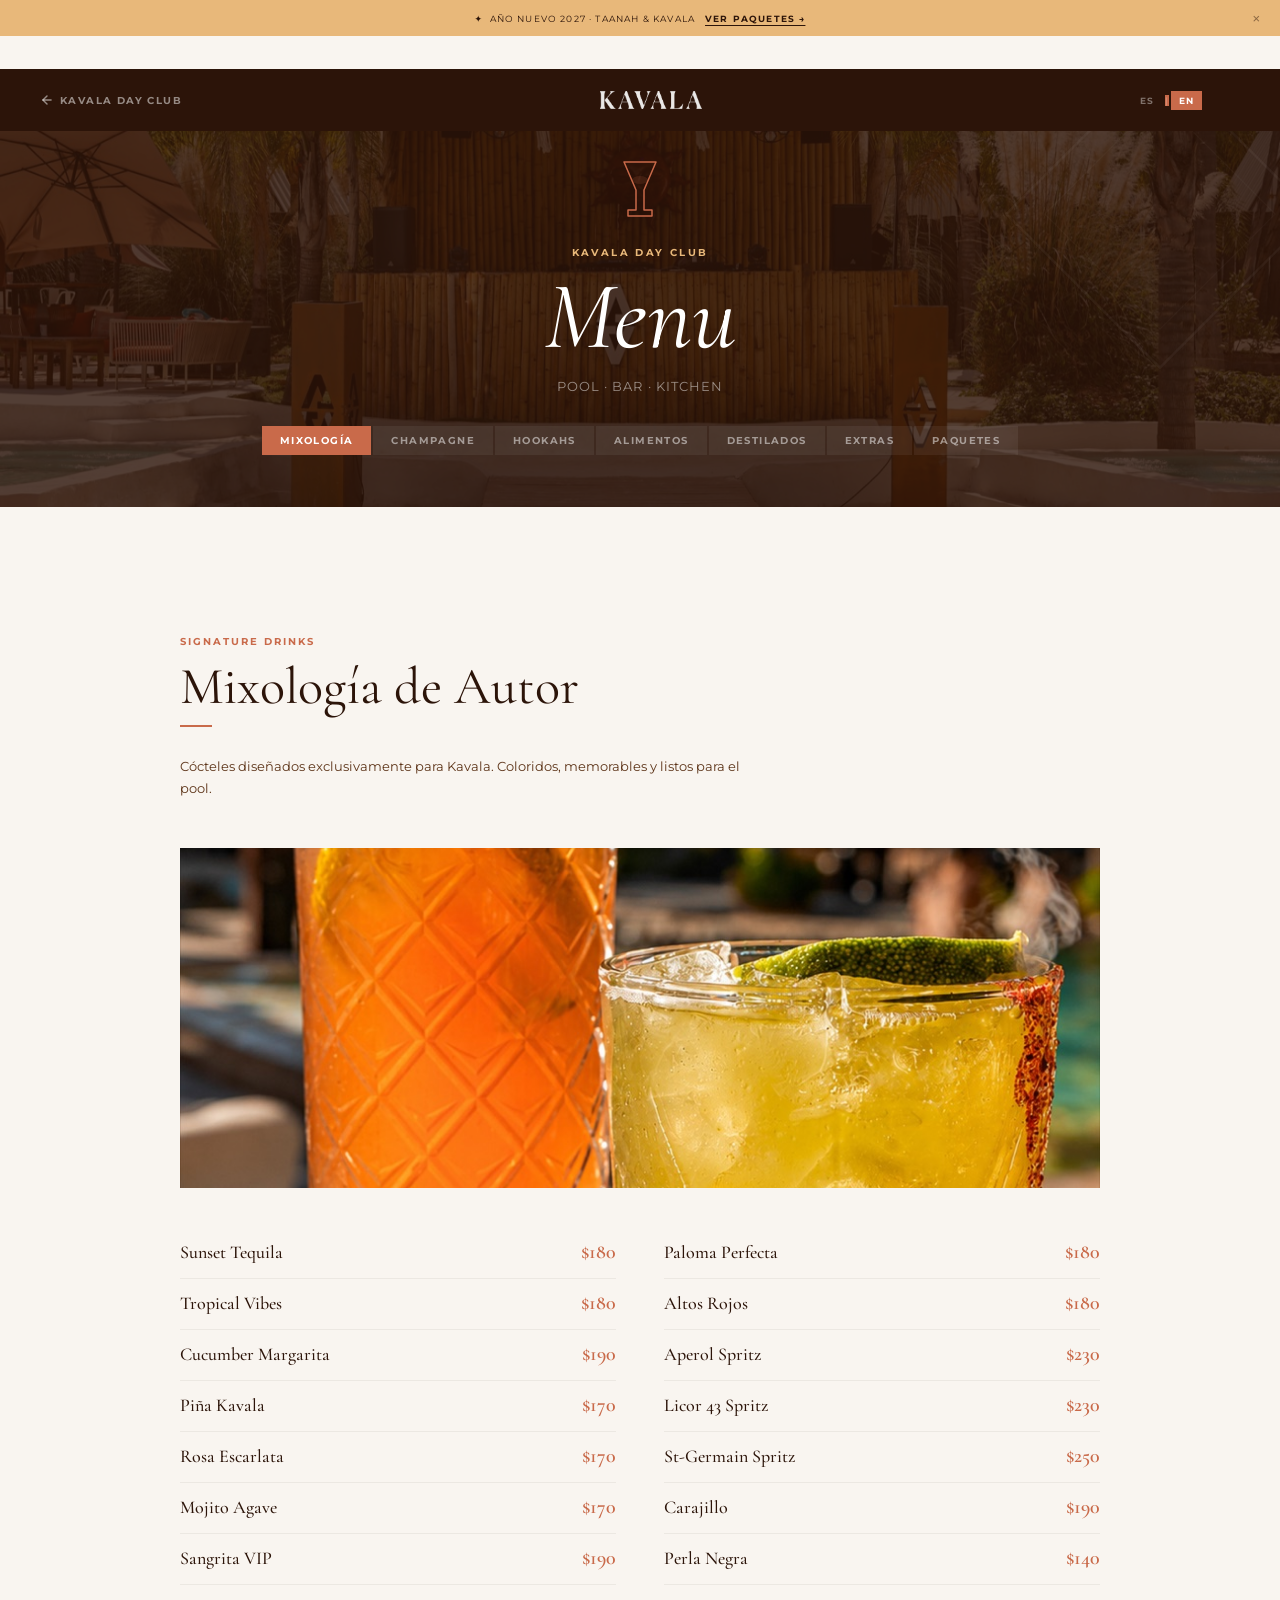
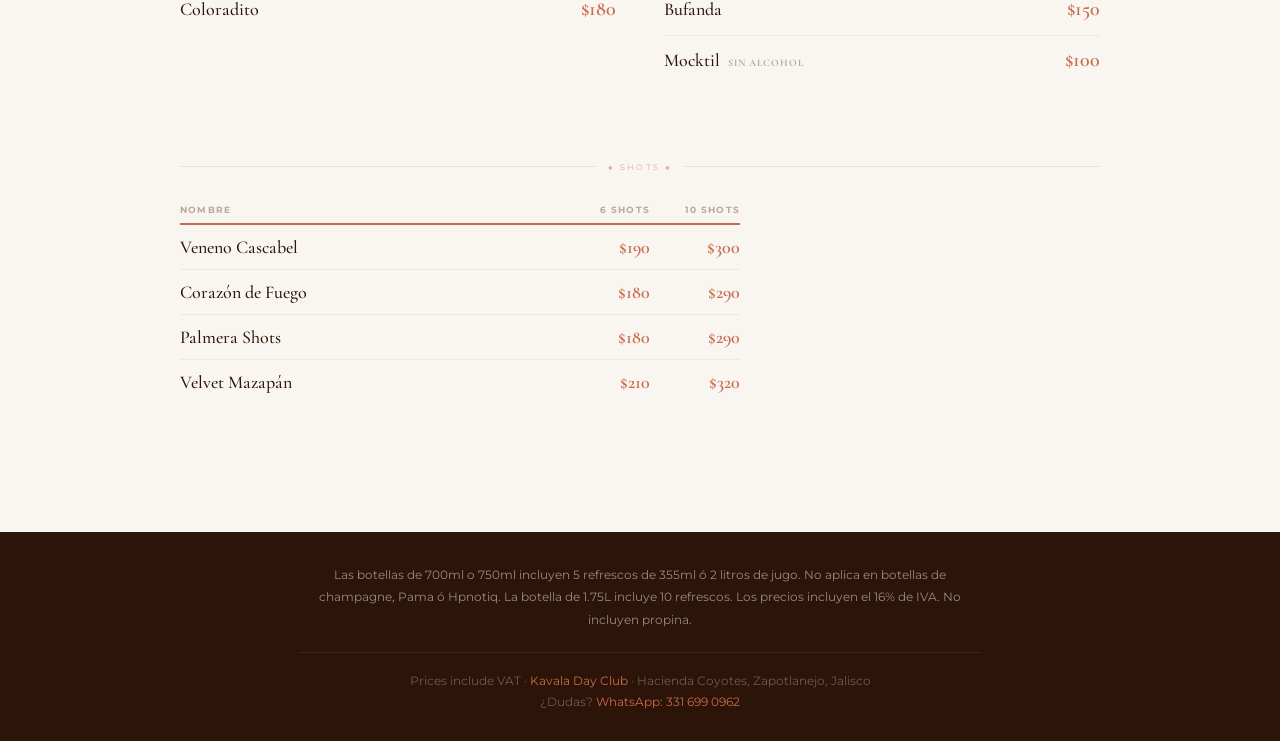
<file: en/menu.html>
<!DOCTYPE html>
<html lang="en">
<head>
<meta charset="UTF-8">
<meta name="viewport" content="width=device-width, initial-scale=1.0">
<title>Menu | Kavala Day Club</title>
<meta name="description" content="Menu of Kavala Day Club. Craft cocktails, champagne, hookahs, spirits and more.">
<link rel="preconnect" href="https://fonts.googleapis.com">
<link rel="preconnect" href="https://fonts.gstatic.com" crossorigin>
<link href="https://fonts.googleapis.com/css2?family=Cormorant+Garamond:ital,wght@0,400;0,500;0,600;0,700;1,400;1,600&family=Montserrat:wght@300;400;500;600;700&display=swap" rel="stylesheet">
<style>
*,*::before,*::after{box-sizing:border-box;margin:0;padding:0;}
:root{
  --terra:#C96A4A;--terra-d:#A8563B;--gold:#E8B87A;
  --cream:#F9F5F0;--dark:#2C1409;--mid:#5C3317;
  --sand:#E8D5B0;--white:#FFFFFF;
  --ff-s:'Cormorant Garamond',Georgia,serif;
  --ff-n:'Montserrat',system-ui,sans-serif;
}
html{scroll-behavior:smooth;}
body{font-family:var(--ff-n);background:var(--cream);color:var(--dark);overflow-x:hidden;}
a{text-decoration:none;color:inherit;}
img{display:block;max-width:100%;}

/* NAV */
.m-nav{background:var(--dark);padding:0 40px;height:62px;display:flex;align-items:center;justify-content:space-between;position:sticky;top:0;z-index:100;}
.m-nav__logo{height:18px;filter:brightness(0) invert(1);opacity:.9;}
.m-nav__back{font-size:10px;font-weight:700;letter-spacing:.14em;text-transform:uppercase;color:rgba(255,255,255,.5);display:flex;align-items:center;gap:6px;transition:color .2s;}
.m-nav__back:hover{color:var(--white);}
.m-nav__back svg{width:14px;height:14px;}
@media(max-width:768px){.m-nav{padding:0 20px;}}

/* TOP BAR */
.m-topbar{background:#1a0a04;padding:7px 40px;display:flex;justify-content:space-between;align-items:center;flex-wrap:wrap;gap:8px;border-bottom:1px solid rgba(255,255,255,.07);}
.m-topbar a{font-size:9px;font-weight:700;letter-spacing:.13em;text-transform:uppercase;color:rgba(255,255,255,.4);display:flex;align-items:center;gap:5px;}
.m-topbar nav{display:flex;}
.m-topbar nav a{padding:3px 14px;border-right:1px solid rgba(255,255,255,.08);}
.m-topbar nav a:last-child{border-right:none;}

/* HERO */
.m-hero{background:var(--dark);padding:64px 40px 52px;text-align:center;position:relative;overflow:hidden;}
.m-hero__bg{position:absolute;inset:0;background:url('../uploads/venue-03.jpg') center/cover;opacity:.18;}
.m-hero__diamond{position:absolute;right:-40px;top:-40px;width:320px;height:320px;opacity:.04;pointer-events:none;}
.m-hero__content{position:relative;z-index:2;}
.m-hero__label{font-size:10px;font-weight:700;letter-spacing:.24em;text-transform:uppercase;color:var(--gold);margin-bottom:12px;}
.m-hero__title{font-family:var(--ff-s);font-size:clamp(48px,8vw,96px);font-weight:400;font-style:italic;color:var(--white);line-height:.95;margin-bottom:16px;}
.m-hero__sub{font-size:13px;color:rgba(255,255,255,.5);letter-spacing:.08em;text-transform:uppercase;margin-bottom:32px;}
.m-hero__icon{margin:0 auto 20px;}
.m-hero__tabs{display:flex;justify-content:center;gap:2px;flex-wrap:wrap;margin-top:24px;}
.m-hero__tab{font-size:10px;font-weight:700;letter-spacing:.14em;text-transform:uppercase;padding:8px 18px;background:rgba(255,255,255,.06);color:rgba(255,255,255,.5);cursor:pointer;transition:all .2s;border:none;font-family:var(--ff-n);}
.m-hero__tab.active,.m-hero__tab:hover{background:var(--terra);color:var(--white);}

/* LAYOUT */
.m-wrap{max-width:1000px;margin:0 auto;padding:0 40px;}
@media(max-width:768px){.m-wrap{padding:0 20px;}}
.m-section{padding:64px 0;display:none;}
.m-section.active{display:block;}
.m-section-title{font-family:var(--ff-s);font-size:clamp(32px,5vw,52px);font-weight:400;color:var(--dark);margin-bottom:8px;line-height:1.1;}
.m-section-sub{font-size:13px;color:var(--mid);margin-bottom:48px;line-height:1.7;max-width:560px;}
.m-label{font-size:10px;font-weight:700;letter-spacing:.2em;text-transform:uppercase;color:var(--terra);margin-bottom:10px;}
.m-line{width:32px;height:2px;background:var(--terra);margin:10px 0 28px;}

/* CATEGORY */
.m-category{margin-bottom:52px;}
.m-category-title{font-family:var(--ff-s);font-size:26px;font-weight:600;color:var(--dark);padding-bottom:12px;border-bottom:2px solid var(--terra);margin-bottom:0;display:flex;align-items:center;gap:10px;}
.m-category-title svg{width:20px;height:20px;color:var(--terra);flex-shrink:0;}
.m-category-desc{font-size:12px;color:rgba(92,51,23,.6);margin:8px 0 20px;font-style:italic;line-height:1.6;}

/* ITEM */
.m-item{display:flex;justify-content:space-between;align-items:baseline;gap:12px;padding:12px 0;border-bottom:1px solid rgba(44,20,9,.06);}
.m-item:last-child{border-bottom:none;}
.m-item__left{flex:1;}
.m-item__name{font-family:var(--ff-s);font-size:18px;color:var(--dark);margin-bottom:3px;font-weight:500;}
.m-item__desc{font-size:11px;color:rgba(92,51,23,.55);line-height:1.55;font-style:italic;}
.m-item__price{font-family:var(--ff-s);font-size:20px;color:var(--terra);font-weight:600;flex-shrink:0;white-space:nowrap;}

/* GRID */
.m-grid-2{display:grid;grid-template-columns:1fr 1fr;gap:0 48px;}
@media(max-width:768px){.m-grid-2{grid-template-columns:1fr;}}
.m-grid-3{display:grid;grid-template-columns:repeat(3,1fr);gap:0 36px;}
@media(max-width:900px){.m-grid-3{grid-template-columns:repeat(2,1fr);}}
@media(max-width:560px){.m-grid-3{grid-template-columns:1fr;}}

/* DIVIDER */
.m-diamond-div{text-align:center;padding:16px 0;color:var(--terra);font-size:8px;letter-spacing:.3em;text-transform:uppercase;display:flex;align-items:center;gap:12px;opacity:.5;}
.m-diamond-div::before,.m-diamond-div::after{content:'';flex:1;height:1px;background:var(--terra);opacity:.3;}

/* FOOTER */
.m-footer{background:var(--dark);padding:32px 40px;text-align:center;}
.m-footer p{font-size:12px;color:rgba(255,255,255,.3);}
.m-footer a{color:var(--terra);}

/* ── DUAL PRICING ─────────────────────── */
.m-prices-header{display:flex;justify-content:flex-end;gap:0;margin-bottom:0;font-size:9px;font-weight:700;letter-spacing:.13em;text-transform:uppercase;color:rgba(92,51,23,.35);padding-bottom:8px;border-bottom:2px solid var(--terra);}
.m-prices-header span{min-width:72px;text-align:right;}
.m-dual-price{display:flex;gap:0;align-items:baseline;flex-shrink:0;}
.m-dual-price .copa{font-family:var(--ff-s);font-size:17px;color:var(--terra);font-weight:600;min-width:72px;text-align:right;}
.m-dual-price .botella{font-family:var(--ff-s);font-size:15px;color:rgba(92,51,23,.5);font-weight:500;min-width:80px;text-align:right;}
.m-item--botella .m-item__name{font-family:var(--ff-s);font-size:17px;}

/* ── SHOTS TABLE ──────────────────────── */
.m-shots-block{margin-top:8px;}
.m-shots-head{display:grid;grid-template-columns:1fr 90px 90px;font-size:9px;font-weight:700;letter-spacing:.13em;text-transform:uppercase;color:rgba(92,51,23,.4);padding-bottom:8px;border-bottom:2px solid var(--terra);}
.m-shots-head span:not(:first-child){text-align:right;}
.m-shot-row{display:grid;grid-template-columns:1fr 90px 90px;align-items:baseline;padding:11px 0;border-bottom:1px solid rgba(44,20,9,.06);}
.m-shot-row:last-child{border-bottom:none;}
.m-shot-name{font-family:var(--ff-s);font-size:18px;color:var(--dark);font-weight:500;}
.m-shot-price{font-family:var(--ff-s);font-size:18px;color:var(--terra);font-weight:600;text-align:right;}

/* ── BADGE ────────────────────────────── */
.m-badge{font-size:8px;font-weight:700;letter-spacing:.1em;text-transform:uppercase;background:var(--terra);color:white;padding:2px 6px;margin-left:8px;display:inline-block;vertical-align:middle;line-height:1.5;}

/* ── HOOKAH NOTE ──────────────────────── */
.m-hookah-note{font-size:12px;color:rgba(92,51,23,.5);font-style:italic;padding:16px 0 24px;border-bottom:1px solid rgba(44,20,9,.06);margin-bottom:4px;line-height:1.7;}

/* ── EXTRAS GRID ──────────────────────── */
.m-extras-grid{display:grid;grid-template-columns:repeat(auto-fill,minmax(200px,1fr));gap:2px;margin-top:8px;}
.m-extra-card{background:var(--white);border:1px solid rgba(44,20,9,.06);padding:16px 20px;display:flex;justify-content:space-between;align-items:center;gap:12px;}
.m-extra-name{font-family:var(--ff-s);font-size:17px;color:var(--dark);}
.m-extra-price{font-family:var(--ff-s);font-size:18px;color:var(--terra);font-weight:600;flex-shrink:0;}

/* ── PACKAGE CARDS ───────────────────────── */
.m-pkg-grid{display:grid;grid-template-columns:repeat(auto-fit,minmax(240px,1fr));gap:2px;margin-top:8px;}
.m-pkg{border:1px solid rgba(44,20,9,.08);overflow:hidden;}
.m-pkg--gold{border:2px solid var(--terra);box-shadow:0 16px 40px rgba(201,106,74,.15);}
.m-pkg__head{padding:28px 24px 20px;text-align:center;}
.m-pkg__head--silver{background:#1e1e1e;}
.m-pkg__head--gold{background:var(--terra);}
.m-pkg__head--black{background:#080808;}
.m-pkg__head--casita{background:var(--dark);}
.m-pkg__badge{font-size:8px;font-weight:700;letter-spacing:.16em;text-transform:uppercase;background:rgba(255,255,255,.15);color:rgba(255,255,255,.7);padding:3px 10px;display:inline-block;margin-bottom:10px;}
.m-pkg__name{font-family:var(--ff-s);font-size:38px;font-weight:700;line-height:1;margin-bottom:4px;}
.m-pkg__tag{font-size:11px;font-style:italic;margin-bottom:16px;}
.m-pkg__price{font-family:var(--ff-s);font-size:44px;font-weight:700;line-height:1;}
.m-pkg__price sup{font-size:20px;vertical-align:super;}
.m-pkg__unit{font-size:10px;margin-top:4px;opacity:.5;}
.m-pkg__loc{display:inline-flex;align-items:center;gap:5px;font-size:9px;font-weight:700;letter-spacing:.12em;text-transform:uppercase;color:var(--gold);margin-top:14px;padding:4px 10px;background:rgba(232,184,122,.12);border:1px solid rgba(232,184,122,.2);}
.m-pkg__body{background:var(--cream);padding:20px 24px 24px;}
.m-pkg__list{list-style:none;margin-bottom:16px;}
.m-pkg__list li{font-size:13px;color:var(--mid);padding:8px 0;border-bottom:1px solid rgba(44,20,9,.06);display:flex;gap:10px;align-items:flex-start;line-height:1.5;}
.m-pkg__list li:last-child{border-bottom:none;}
.m-pkg__list li::before{content:'';width:15px;height:15px;background:url("data:image/svg+xml,%3Csvg xmlns='http://www.w3.org/2000/svg' width='15' height='15' viewBox='0 0 24 24' fill='none' stroke='%23C96A4A' stroke-width='2.5' stroke-linecap='round' stroke-linejoin='round'%3E%3Cpolyline points='20 6 9 17 4 12'/%3E%3C/svg%3E") center/contain no-repeat;flex-shrink:0;margin-top:1px;}
.m-pkg__note{font-size:11px;color:rgba(44,20,9,.35);margin-bottom:14px;}
.m-pkg__cta{display:flex;align-items:center;justify-content:center;gap:6px;font-size:10px;font-weight:700;letter-spacing:.13em;text-transform:uppercase;background:var(--terra);color:white;padding:12px 20px;width:100%;border:none;font-family:var(--ff-n);cursor:pointer;text-decoration:none;}
.m-pkg__cta:hover{background:var(--terra-d);}
.m-pkg__cta--dark{background:var(--dark);}
.m-pkg__cta--dark:hover{background:#3d1a0a;}

/* ── HOUSE BADGE ──────────────────────── */
.m-item__name .house{font-size:9px;font-weight:700;letter-spacing:.1em;text-transform:uppercase;background:var(--gold);color:var(--dark);padding:1px 5px;margin-left:7px;display:inline-block;vertical-align:middle;line-height:1.6;}

/* Lang toggle */
.kv-lang-toggle{display:flex;align-items:center;gap:2px;margin-left:12px;}
.kv-lang-toggle a,.kv-lang-toggle span{font-size:9px;font-weight:700;letter-spacing:.14em;text-transform:uppercase;padding:4px 8px;color:rgba(255,255,255,.4);text-decoration:none;transition:color .2s;}
.kv-lang-toggle a:hover{color:#fff;}
.kv-lang-toggle span{color:#fff;background:var(--terra);padding:4px 8px;}
.kv-lang-toggle .sep{color:rgba(255,255,255,.2);padding:0;}

/* ── Promo bar NYE2027 ── */
.kv-promo-bar{position:fixed;top:0;left:0;right:0;z-index:1000;height:36px;background:var(--gold);display:flex;align-items:center;justify-content:center;gap:10px;padding:0 44px;font-family:var(--ff-n);font-size:9px;letter-spacing:.13em;text-transform:uppercase;color:var(--dark);}
.kv-promo-bar[hidden]{display:none;}
.kv-promo-bar a{color:var(--dark);font-weight:700;text-decoration:underline;text-underline-offset:3px;}
.kv-promo-bar .pb-close{position:absolute;right:12px;top:50%;transform:translateY(-50%);background:none;border:none;cursor:pointer;padding:6px 8px;color:var(--dark);opacity:.5;font-size:13px;line-height:1;}
@media(max-width:640px){.kv-promo-bar{font-size:8px;gap:6px;padding:0 36px;}}
</style>
</head>
<body>

<!-- PROMO BAR NYE2027 -->
<div class="kv-promo-bar" id="promo-bar" hidden>
  <span>&#10022;&nbsp; A&ntilde;o Nuevo 2027 &middot; Taanah &amp; Kavala</span>
  <a href="https://taanahglamping.com/NYE2027" target="_blank" rel="noopener">Ver paquetes &rarr;</a>
  <button class="pb-close" type="button" aria-label="Cerrar anuncio">&times;</button>
</div>

<!-- TOP BAR -->
<div class="m-topbar">
  <a href="https://www.hdacoyotes.com"><svg width="11" height="11" viewBox="0 0 24 24" fill="none" stroke="currentColor" stroke-width="2.5" stroke-linecap="round"><path d="M3 9l9-7 9 7v11a2 2 0 0 1-2 2H5a2 2 0 0 1-2-2z"/><polyline points="9 22 9 12 15 12 15 22"/></svg>Hacienda Coyotes</a>
  <nav>
    <a href="https://www.hdacoyotes.com">Home</a>
    <a href="https://www.hdacoyotes.com">Restaurante HC</a>
    <a href="https://www.taanahglamping.com">Hotel &amp; Glamping</a>
    <a href="https://www.hdacoyotes.com">Contacto</a>
  </nav>
</div>

<!-- NAV -->
<nav class="m-nav">
  <a href="/" class="m-nav__back">
    <svg viewBox="0 0 24 24" fill="none" stroke="currentColor" stroke-width="2.5" stroke-linecap="round"><line x1="19" y1="12" x2="5" y2="12"/><polyline points="12 19 5 12 12 5"/></svg>
    Kavala Day Club
  </a>
  <img class="m-nav__logo" src="../uploads/kavala-logo.png" alt="Kavala Day Club">
  <div style="width:120px;">
  <div class="kv-lang-toggle"><a href="/menu">ES</a><span class="sep">|</span><span>EN</span></div>
</div>
</nav>

<!-- HERO -->
<div class="m-hero">
  <div class="m-hero__bg"></div>
  <svg class="m-hero__diamond" viewBox="0 0 200 200" fill="none"><polygon points="100,4 196,100 100,196 4,100" stroke="white" stroke-width="1.5" fill="none"/><polygon points="100,28 172,100 100,172 28,100" stroke="white" stroke-width=".8" fill="none" opacity=".6"/></svg>
  <div class="m-hero__content">
    <svg class="m-hero__icon" width="48" height="64" viewBox="0 0 48 64" fill="none">
      <path d="M8 4 L40 4 L28 32 L28 52 L36 52 L36 58 L12 58 L12 52 L20 52 L20 32 Z" stroke="var(--terra)" stroke-width="1.5" fill="none" stroke-linejoin="round"/>
      <ellipse cx="24" cy="22" rx="8" ry="4" fill="rgba(201,106,74,.15)" stroke="none"/>
    </svg>
    <div class="m-hero__label">Kavala Day Club</div>
    <h1 class="m-hero__title">Menu</h1>
    <p class="m-hero__sub">Pool · Bar · Kitchen</p>
    <div class="m-hero__tabs" id="menuTabs">
      <button class="m-hero__tab active" data-tab="cocteleria">Mixología</button>
      <button class="m-hero__tab" data-tab="champagne">Champagne</button>
      <button class="m-hero__tab" data-tab="hookahs">Hookahs</button>
      <button class="m-hero__tab" data-tab="alimentos">Alimentos</button>
      <button class="m-hero__tab" data-tab="destilados">Destilados</button>
      <button class="m-hero__tab" data-tab="extras">Extras</button>
      <button class="m-hero__tab" data-tab="paquetes">Paquetes</button>
    </div>
  </div>
</div>

<!-- ══════════════════════════════════════
     MIXOLOGÍA
     ══════════════════════════════════════ -->
<section class="m-section active" id="cocteleria">
  <div class="m-wrap" style="padding-top:64px;padding-bottom:64px;">
    <div class="m-label">Signature Drinks</div>
    <h2 class="m-section-title">Mixología de Autor</h2>
    <div class="m-line"></div>
    <p class="m-section-sub">Cócteles diseñados exclusivamente para Kavala. Coloridos, memorables y listos para el pool.</p>
    <div style="margin-bottom:40px;overflow:hidden;height:340px;">
      <img src="../uploads/Mixologia Kavala.jpg" alt="Mixología Kavala Day Club" width="932" height="1400" loading="lazy" decoding="async" style="width:100%;height:100%;object-fit:cover;object-position:center 55%;">
    </div>

    <div class="m-grid-2">
      <div class="m-category">
        <div class="m-item">
          <div class="m-item__left"><div class="m-item__name">Sunset Tequila</div></div>
          <div class="m-item__price">$180</div>
        </div>
        <div class="m-item">
          <div class="m-item__left"><div class="m-item__name">Tropical Vibes</div></div>
          <div class="m-item__price">$180</div>
        </div>
        <div class="m-item">
          <div class="m-item__left"><div class="m-item__name">Cucumber Margarita</div></div>
          <div class="m-item__price">$190</div>
        </div>
        <div class="m-item">
          <div class="m-item__left"><div class="m-item__name">Piña Kavala</div></div>
          <div class="m-item__price">$170</div>
        </div>
        <div class="m-item">
          <div class="m-item__left"><div class="m-item__name">Rosa Escarlata</div></div>
          <div class="m-item__price">$170</div>
        </div>
        <div class="m-item">
          <div class="m-item__left"><div class="m-item__name">Mojito Agave</div></div>
          <div class="m-item__price">$170</div>
        </div>
        <div class="m-item">
          <div class="m-item__left"><div class="m-item__name">Sangrita VIP</div></div>
          <div class="m-item__price">$190</div>
        </div>
        <div class="m-item">
          <div class="m-item__left"><div class="m-item__name">Coloradito</div></div>
          <div class="m-item__price">$180</div>
        </div>
      </div>
      <div class="m-category">
        <div class="m-item">
          <div class="m-item__left"><div class="m-item__name">Paloma Perfecta</div></div>
          <div class="m-item__price">$180</div>
        </div>
        <div class="m-item">
          <div class="m-item__left"><div class="m-item__name">Altos Rojos</div></div>
          <div class="m-item__price">$180</div>
        </div>
        <div class="m-item">
          <div class="m-item__left"><div class="m-item__name">Aperol Spritz</div></div>
          <div class="m-item__price">$230</div>
        </div>
        <div class="m-item">
          <div class="m-item__left"><div class="m-item__name">Licor 43 Spritz</div></div>
          <div class="m-item__price">$230</div>
        </div>
        <div class="m-item">
          <div class="m-item__left"><div class="m-item__name">St-Germain Spritz</div></div>
          <div class="m-item__price">$250</div>
        </div>
        <div class="m-item">
          <div class="m-item__left"><div class="m-item__name">Carajillo</div></div>
          <div class="m-item__price">$190</div>
        </div>
        <div class="m-item">
          <div class="m-item__left"><div class="m-item__name">Perla Negra</div></div>
          <div class="m-item__price">$140</div>
        </div>
        <div class="m-item">
          <div class="m-item__left"><div class="m-item__name">Bufanda</div></div>
          <div class="m-item__price">$150</div>
        </div>
        <div class="m-item">
          <div class="m-item__left"><div class="m-item__name">Mocktil <span style="font-size:10px;font-style:normal;font-weight:700;letter-spacing:.1em;text-transform:uppercase;color:rgba(92,51,23,.4);margin-left:4px;">sin alcohol</span></div></div>
          <div class="m-item__price">$100</div>
        </div>
      </div>
    </div>

    <div class="m-diamond-div" style="margin-top:8px;"><span>◆ Shots ◆</span></div>
    <div class="m-shots-block" style="max-width:560px;margin-top:16px;">
      <div class="m-shots-head">
        <span>Nombre</span>
        <span>6 shots</span>
        <span>10 shots</span>
      </div>
      <div class="m-shot-row">
        <span class="m-shot-name">Veneno Cascabel</span>
        <span class="m-shot-price">$190</span>
        <span class="m-shot-price">$300</span>
      </div>
      <div class="m-shot-row">
        <span class="m-shot-name">Corazón de Fuego</span>
        <span class="m-shot-price">$180</span>
        <span class="m-shot-price">$290</span>
      </div>
      <div class="m-shot-row">
        <span class="m-shot-name">Palmera Shots</span>
        <span class="m-shot-price">$180</span>
        <span class="m-shot-price">$290</span>
      </div>
      <div class="m-shot-row">
        <span class="m-shot-name">Velvet Mazapán</span>
        <span class="m-shot-price">$210</span>
        <span class="m-shot-price">$320</span>
      </div>
    </div>
  </div>
</section>

<!-- ══════════════════════════════════════
     CHAMPAGNE
     ══════════════════════════════════════ -->
<section class="m-section" id="champagne">
  <div class="m-wrap" style="padding-top:64px;padding-bottom:64px;">
    <div class="m-label">Bubbles</div>
    <h2 class="m-section-title">Champagne &amp; Espumosos</h2>
    <div class="m-line"></div>
    <div class="m-grid-2">
      <div class="m-category">
        <div class="m-category-title" style="font-size:20px;margin-bottom:8px;">Chandon</div>
        <div class="m-item">
          <div class="m-item__left"><div class="m-item__name">Chandon Brut 750ml <span class="m-badge">Nuevo</span></div></div>
          <div class="m-item__price">$2,000</div>
        </div>
        <div class="m-item">
          <div class="m-item__left"><div class="m-item__name">Chandon Rosé 750ml <span class="m-badge">Nuevo</span></div></div>
          <div class="m-item__price">$2,000</div>
        </div>
        <div class="m-item">
          <div class="m-item__left"><div class="m-item__name">Chandon Garden Spritz 750ml <span class="m-badge">Nuevo</span></div></div>
          <div class="m-item__price">$1,800</div>
        </div>
        <div class="m-item">
          <div class="m-item__left"><div class="m-item__name">Belaire Fantôme Rosé</div></div>
          <div class="m-item__price">$3,200</div>
        </div>
      </div>
      <div class="m-category">
        <div class="m-category-title" style="font-size:20px;margin-bottom:8px;">Moët &amp; Chandon</div>
        <div class="m-item">
          <div class="m-item__left"><div class="m-item__name">Impérial Brut 750ml</div></div>
          <div class="m-item__price">$3,200</div>
        </div>
        <div class="m-item">
          <div class="m-item__left"><div class="m-item__name">Impérial Brut 1.5 Lt</div></div>
          <div class="m-item__price">$6,500</div>
        </div>
        <div class="m-item">
          <div class="m-item__left"><div class="m-item__name">Ice Impérial Rosé 750ml</div></div>
          <div class="m-item__price">$3,500</div>
        </div>
        <div class="m-item">
          <div class="m-item__left"><div class="m-item__name">Ice Impérial 750ml</div></div>
          <div class="m-item__price">$4,000</div>
        </div>
        <div class="m-item">
          <div class="m-item__left"><div class="m-item__name">Ice Impérial 1.5 Lt</div></div>
          <div class="m-item__price">$8,000</div>
        </div>
        <div class="m-item">
          <div class="m-item__left"><div class="m-item__name">Dom Pérignon Vintage 750ml</div></div>
          <div class="m-item__price">$13,500</div>
        </div>
      </div>
    </div>
  </div>
</section>

<!-- ══════════════════════════════════════
     HOOKAHS
     ══════════════════════════════════════ -->
<section class="m-section" id="hookahs">
  <div class="m-wrap" style="padding-top:64px;padding-bottom:64px;">
    <div class="m-label">Shisha Experience</div>
    <h2 class="m-section-title">Hookahs</h2>
    <div class="m-line"></div>
    <p class="m-section-sub">Disfruta de una experiencia sensorial con nuestras shishas fusionadas con esencias frutales, licores y tabaco premium importado.</p>

    <div class="m-category">
      <div class="m-item">
        <div class="m-item__left">
          <div class="m-item__name">Hookah Clásica</div>
          <div class="m-item__desc">Shisha con agua y 1 carga de tabaco premium a elegir: Kiwi, Durazno, Fresa, Chocolate, Manzana, Lichi, Sandía, Mora azul con menta.</div>
        </div>
        <div class="m-item__price">$550</div>
      </div>
      <div class="m-item">
        <div class="m-item__left">
          <div class="m-item__name">Watermelon Mojito</div>
          <div class="m-item__desc">Shisha con infusión de hierbabuena y ron blanco, tabaco de sandía. Incluye 2 cargas de tabaco premium.</div>
        </div>
        <div class="m-item__price">$800</div>
      </div>
      <div class="m-item">
        <div class="m-item__left">
          <div class="m-item__name">Strawberry Gin &amp; Tonic</div>
          <div class="m-item__desc">Shisha con infusión de agua tónica, pepino y ginebra, tabaco de fresa. Incluye 2 cargas de tabaco premium.</div>
        </div>
        <div class="m-item__price">$800</div>
      </div>
      <div class="m-item">
        <div class="m-item__left">
          <div class="m-item__name">Magic Clericot</div>
          <div class="m-item__desc">Shisha con infusión de fresa, limón y vino tinto, tabaco de manzana. Incluye 2 cargas de tabaco premium.</div>
        </div>
        <div class="m-item__price">$800</div>
      </div>
      <div class="m-item">
        <div class="m-item__left">
          <div class="m-item__name">Tropical Blue</div>
          <div class="m-item__desc">Shisha con infusión de toronja con Hpnotiq, tabaco de lichi. Incluye 2 cargas de tabaco premium.</div>
        </div>
        <div class="m-item__price">$950</div>
      </div>
      <div class="m-item">
        <div class="m-item__left">
          <div class="m-item__name">Chandon Brut</div>
          <div class="m-item__desc">Shisha con infusión de fresa con vino espumoso Chandon Brut, tabaco de manzana. Incluye 2 cargas de tabaco premium.</div>
        </div>
        <div class="m-item__price">$1,100</div>
      </div>
    </div>
    <p class="m-hookah-note">★ Opcional: cambia el tabaco por sabores a base de hierbas — 0% Tabaco · 0% Nicotina.</p>
  </div>
</section>

<!-- ══════════════════════════════════════
     ALIMENTOS
     ══════════════════════════════════════ -->
<section class="m-section" id="alimentos">
  <div class="m-wrap" style="padding-top:64px;padding-bottom:64px;">
    <div class="m-label">Kitchen</div>
    <h2 class="m-section-title">Alimentos</h2>
    <div class="m-line"></div>
    <div style="display:grid;grid-template-columns:1fr 1fr;gap:3px;margin-bottom:40px;overflow:hidden;height:300px;">
      <img src="../uploads/Comida Aguachile Kavala.jpg" alt="Aguachile Kavala" width="800" height="1000" loading="lazy" decoding="async" style="width:100%;height:100%;object-fit:cover;object-position:center;">
      <img src="../uploads/Comida Kavala.jpg" alt="Alimentos Kavala" width="665" height="1000" loading="lazy" decoding="async" style="width:100%;height:100%;object-fit:cover;object-position:center top;">
    </div>

    <div class="m-grid-2">
      <!-- Entradas -->
      <div class="m-category">
        <h3 style="font-family:var(--ff-s);font-size:22px;color:var(--dark);margin-bottom:16px;padding-bottom:8px;border-bottom:1px solid rgba(44,20,9,.12);">Entradas</h3>
        <div class="m-item">
          <div class="m-item__left">
            <div class="m-item__name">Guacamole</div>
            <div class="m-item__desc">Guacamole cremoso con totopos artesanales al chipotle, crujientes y con un toque ahumado.</div>
          </div>
          <div class="m-item__price">$100</div>
        </div>
        <div class="m-item">
          <div class="m-item__left">
            <div class="m-item__name">Aguachile Negro</div>
            <div class="m-item__desc">Camarón fresco en salsas negras de la casa, pepino, cacahuate tostado y notas cítricas intensas.</div>
          </div>
          <div class="m-item__price">$240</div>
        </div>
        <div class="m-item">
          <div class="m-item__left">
            <div class="m-item__name">Aguachile Coco</div>
            <div class="m-item__desc">Fusión tropical de camarón y coco natural, con pepino crujiente y limón recién exprimido.</div>
          </div>
          <div class="m-item__price">$240</div>
        </div>
        <div class="m-item">
          <div class="m-item__left">
            <div class="m-item__name">Aguachile de Mango</div>
            <div class="m-item__desc">Camarón marinado en limón, con mango, pepino, zanahoria y chile serrano. Dulce, picante y refrescante.</div>
          </div>
          <div class="m-item__price">$240</div>
        </div>
        <div class="m-item">
          <div class="m-item__left">
            <div class="m-item__name">Ceviche de Pescado</div>
            <div class="m-item__desc">Torre de ceviche de tilapia, pepino, cebolla y limón.</div>
          </div>
          <div class="m-item__price">$220</div>
        </div>
      </div>

      <!-- Tacos -->
      <div class="m-category">
        <h3 style="font-family:var(--ff-s);font-size:22px;color:var(--dark);margin-bottom:16px;padding-bottom:8px;border-bottom:1px solid rgba(44,20,9,.12);">Tacos</h3>
        <div class="m-item">
          <div class="m-item__left">
            <div class="m-item__name">Baja Camarón</div>
            <div class="m-item__desc">3 tacos de maíz, camarones capeados estilo baja.</div>
          </div>
          <div class="m-item__price">$210</div>
        </div>
        <div class="m-item">
          <div class="m-item__left">
            <div class="m-item__name">Baja Pescado</div>
            <div class="m-item__desc">3 tacos de maíz, filete de pescado capeado estilo baja.</div>
          </div>
          <div class="m-item__price">$190</div>
        </div>
        <div class="m-item">
          <div class="m-item__left">
            <div class="m-item__name">Gobernador</div>
            <div class="m-item__desc">3 tacos de machaca de camarón con queso gratinado.</div>
          </div>
          <div class="m-item__price">$175</div>
        </div>
        <div class="m-item">
          <div class="m-item__left">
            <div class="m-item__name">Tacos de Pulpo</div>
            <div class="m-item__desc">3 tacos de pulpo al zarandeado, marinados en adobo de la casa, con piña asada y toque de guacamole.</div>
          </div>
          <div class="m-item__price">$260</div>
        </div>
        <div class="m-item">
          <div class="m-item__left">
            <div class="m-item__name">Al Pastor</div>
            <div class="m-item__desc">Orden de 3 tacos medianos al pastor.</div>
          </div>
          <div class="m-item__price">$150</div>
        </div>
      </div>
    </div>

    <div class="m-grid-2" style="margin-top:8px;">
      <!-- Del grill -->
      <div class="m-category">
        <h3 style="font-family:var(--ff-s);font-size:22px;color:var(--dark);margin-bottom:16px;padding-bottom:8px;border-bottom:1px solid rgba(44,20,9,.12);">Del Grill</h3>
        <div class="m-item">
          <div class="m-item__left">
            <div class="m-item__name">Hamburguesa Kavala</div>
            <div class="m-item__desc">Sirloin de res a la plancha con tocino crujiente, queso fundido y guacamole artesanal en pan brioche.</div>
          </div>
          <div class="m-item__price">$220</div>
        </div>
        <div class="m-item">
          <div class="m-item__left">
            <div class="m-item__name">Supreme Chicken Tenders</div>
            <div class="m-item__desc">Tiras de pollo sazonadas con especias, servidas con tu elección de salsa BBQ o Buffalo.</div>
          </div>
          <div class="m-item__price">$160</div>
        </div>
      </div>

      <!-- Pizzas -->
      <div class="m-category">
        <h3 style="font-family:var(--ff-s);font-size:22px;color:var(--dark);margin-bottom:16px;padding-bottom:8px;border-bottom:1px solid rgba(44,20,9,.12);">Pizzas a las Brazas</h3>
        <div class="m-item">
          <div class="m-item__left">
            <div class="m-item__name">Mediterránea</div>
            <div class="m-item__desc">Jitomate, albahaca, mezcla de quesos.</div>
          </div>
          <div class="m-item__price">$200</div>
        </div>
        <div class="m-item">
          <div class="m-item__left">
            <div class="m-item__name">Al Trompo</div>
            <div class="m-item__desc">Carne al pastor, piña, queso.</div>
          </div>
          <div class="m-item__price">$250</div>
        </div>
        <div class="m-item">
          <div class="m-item__left">
            <div class="m-item__name">Gobernador</div>
            <div class="m-item__desc">Machaca de camarón, queso.</div>
          </div>
          <div class="m-item__price">$280</div>
        </div>
      </div>
    </div>
  </div>
</section>

<!-- ══════════════════════════════════════
     DESTILADOS
     ══════════════════════════════════════ -->
<section class="m-section" id="destilados">
  <div class="m-wrap" style="padding-top:64px;padding-bottom:64px;">
    <div class="m-label">Premium Spirits</div>
    <h2 class="m-section-title">Destilados</h2>
    <div class="m-line"></div>
    <p class="m-section-sub">Las botellas de 750ml incluyen 5 refrescos de 355ml ó 2 litros de jugo. La botella de 1.75L incluye 10 refrescos. No aplica en champagne, Pama ni Hpnotiq.</p>

    <!-- TEQUILAS -->
    <div class="m-category">
      <div style="display:flex;justify-content:space-between;align-items:flex-end;border-bottom:2px solid var(--terra);padding-bottom:10px;margin-bottom:0;">
        <div class="m-category-title" style="border-bottom:none;padding-bottom:0;">Tequilas</div>
        <div class="m-prices-header" style="border-bottom:none;padding-bottom:0;margin-bottom:0;">
          <span>COPA 2oz</span>
          <span>BOTELLA</span>
        </div>
      </div>
      <div class="m-grid-2">
        <div>
          <div class="m-item m-item--botella">
            <div class="m-item__left"><div class="m-item__name">Hda. Coyotes Blanco <span class="house">casa</span></div></div>
            <div class="m-dual-price"><span class="copa">$180</span><span class="botella">$2,000</span></div>
          </div>
          <div class="m-item m-item--botella">
            <div class="m-item__left"><div class="m-item__name">Altos Plata</div></div>
            <div class="m-dual-price"><span class="copa">$190</span><span class="botella">$2,100</span></div>
          </div>
          <div class="m-item m-item--botella">
            <div class="m-item__left"><div class="m-item__name">Gran Malo Tamarindo</div></div>
            <div class="m-dual-price"><span class="copa">$190</span><span class="botella">$2,100</span></div>
          </div>
          <div class="m-item m-item--botella">
            <div class="m-item__left"><div class="m-item__name">1800 Blanco</div></div>
            <div class="m-dual-price"><span class="copa">$190</span><span class="botella">$2,100</span></div>
          </div>
          <div class="m-item m-item--botella">
            <div class="m-item__left"><div class="m-item__name">Don Julio Blanco</div></div>
            <div class="m-dual-price"><span class="copa">$190</span><span class="botella">$2,100</span></div>
          </div>
          <div class="m-item m-item--botella">
            <div class="m-item__left"><div class="m-item__name">Herradura Plata</div></div>
            <div class="m-dual-price"><span class="copa">$190</span><span class="botella">$2,100</span></div>
          </div>
          <div class="m-item m-item--botella">
            <div class="m-item__left"><div class="m-item__name">Dobel Blanco</div></div>
            <div class="m-dual-price"><span class="copa">$190</span><span class="botella">$2,100</span></div>
          </div>
          <div class="m-item m-item--botella">
            <div class="m-item__left"><div class="m-item__name">Centenario Ultra</div></div>
            <div class="m-dual-price"><span class="copa">$190</span><span class="botella">$2,100</span></div>
          </div>
          <div class="m-item m-item--botella">
            <div class="m-item__left"><div class="m-item__name">Herradura Reposado</div></div>
            <div class="m-dual-price"><span class="copa">$210</span><span class="botella">$2,300</span></div>
          </div>
          <div class="m-item m-item--botella">
            <div class="m-item__left"><div class="m-item__name">Herradura Cristal</div></div>
            <div class="m-dual-price"><span class="copa">$210</span><span class="botella">$2,300</span></div>
          </div>
          <div class="m-item m-item--botella">
            <div class="m-item__left"><div class="m-item__name">7 Leguas Blanco</div></div>
            <div class="m-dual-price"><span class="copa">$210</span><span class="botella">$2,300</span></div>
          </div>
          <div class="m-item m-item--botella">
            <div class="m-item__left"><div class="m-item__name">Don Ramón Platinum</div></div>
            <div class="m-dual-price"><span class="copa">$210</span><span class="botella">$2,300</span></div>
          </div>
        </div>
        <div>
          <div class="m-item m-item--botella">
            <div class="m-item__left"><div class="m-item__name">Tradicional Cristalino</div></div>
            <div class="m-dual-price"><span class="copa">$220</span><span class="botella">$2,400</span></div>
          </div>
          <div class="m-item m-item--botella">
            <div class="m-item__left"><div class="m-item__name">Patrón Silver</div></div>
            <div class="m-dual-price"><span class="copa">$200</span><span class="botella">$2,100</span></div>
          </div>
          <div class="m-item m-item--botella">
            <div class="m-item__left"><div class="m-item__name">Dobel Tahona Blanco</div></div>
            <div class="m-dual-price"><span class="copa" style="color:rgba(92,51,23,.3);">—</span><span class="botella">$2,600</span></div>
          </div>
          <div class="m-item m-item--botella">
            <div class="m-item__left"><div class="m-item__name">Patrón Cristalino</div></div>
            <div class="m-dual-price"><span class="copa">$240</span><span class="botella">$2,600</span></div>
          </div>
          <div class="m-item m-item--botella">
            <div class="m-item__left"><div class="m-item__name">1800 Cristalino</div></div>
            <div class="m-dual-price"><span class="copa">$250</span><span class="botella">$2,800</span></div>
          </div>
          <div class="m-item m-item--botella">
            <div class="m-item__left"><div class="m-item__name">Dobel Diamante 750ml</div></div>
            <div class="m-dual-price"><span class="copa">$250</span><span class="botella">$2,800</span></div>
          </div>
          <div class="m-item m-item--botella">
            <div class="m-item__left"><div class="m-item__name">Herradura Ultra</div></div>
            <div class="m-dual-price"><span class="copa">$250</span><span class="botella">$2,800</span></div>
          </div>
          <div class="m-item m-item--botella">
            <div class="m-item__left"><div class="m-item__name">Volcán de mi Tierra</div></div>
            <div class="m-dual-price"><span class="copa" style="color:rgba(92,51,23,.3);">—</span><span class="botella">$2,800</span></div>
          </div>
          <div class="m-item m-item--botella">
            <div class="m-item__left"><div class="m-item__name">Centenario Cristalino</div></div>
            <div class="m-dual-price"><span class="copa" style="color:rgba(92,51,23,.3);">—</span><span class="botella">$2,900</span></div>
          </div>
          <div class="m-item m-item--botella">
            <div class="m-item__left"><div class="m-item__name">Don Julio 70</div></div>
            <div class="m-dual-price"><span class="copa">$300</span><span class="botella">$3,300</span></div>
          </div>
          <div class="m-item m-item--botella">
            <div class="m-item__left"><div class="m-item__name">Dobel Diamante 1.75 Lt</div></div>
            <div class="m-dual-price"><span class="copa" style="color:rgba(92,51,23,.3);">—</span><span class="botella">$5,300</span></div>
          </div>
          <div class="m-item m-item--botella">
            <div class="m-item__left"><div class="m-item__name">Don Julio 1942 Añejo</div></div>
            <div class="m-dual-price"><span class="copa" style="color:rgba(92,51,23,.3);">—</span><span class="botella">$7,900</span></div>
          </div>
          <div class="m-item m-item--botella">
            <div class="m-item__left"><div class="m-item__name">Clase Azul Reposado</div></div>
            <div class="m-dual-price"><span class="copa" style="color:rgba(92,51,23,.3);">—</span><span class="botella">$9,000</span></div>
          </div>
        </div>
      </div>
    </div>

    <div class="m-grid-3">
      <!-- WHISKY -->
      <div class="m-category">
        <div style="display:flex;justify-content:space-between;align-items:flex-end;border-bottom:2px solid var(--terra);padding-bottom:10px;margin-bottom:0;">
          <div class="m-category-title" style="border-bottom:none;padding-bottom:0;font-size:22px;">Whisky</div>
          <div class="m-prices-header" style="border-bottom:none;padding-bottom:0;margin-bottom:0;">
            <span>COPA</span><span>BOT.</span>
          </div>
        </div>
        <div class="m-item m-item--botella">
          <div class="m-item__left"><div class="m-item__name">JW Black Label</div></div>
          <div class="m-dual-price"><span class="copa">$280</span><span class="botella">$3,000</span></div>
        </div>
        <div class="m-item m-item--botella">
          <div class="m-item__left"><div class="m-item__name">Buchanan's 12</div></div>
          <div class="m-dual-price"><span class="copa">$280</span><span class="botella">$3,000</span></div>
        </div>
        <div class="m-item m-item--botella">
          <div class="m-item__left"><div class="m-item__name">Chivas Regal 12</div></div>
          <div class="m-dual-price"><span class="copa">$280</span><span class="botella">$3,000</span></div>
        </div>
        <div class="m-item m-item--botella">
          <div class="m-item__left"><div class="m-item__name">Jack Daniel's</div></div>
          <div class="m-dual-price"><span class="copa" style="color:rgba(92,51,23,.3);">—</span><span class="botella">$2,300</span></div>
        </div>
        <div class="m-item m-item--botella">
          <div class="m-item__left"><div class="m-item__name">Jack Daniel's Honey</div></div>
          <div class="m-dual-price"><span class="copa" style="color:rgba(92,51,23,.3);">—</span><span class="botella">$2,400</span></div>
        </div>
        <div class="m-item m-item--botella">
          <div class="m-item__left"><div class="m-item__name">Buchanan's 18</div></div>
          <div class="m-dual-price"><span class="copa" style="color:rgba(92,51,23,.3);">—</span><span class="botella">$4,800</span></div>
        </div>
        <div class="m-item m-item--botella">
          <div class="m-item__left"><div class="m-item__name">Buchanan's Red Seal</div></div>
          <div class="m-dual-price"><span class="copa" style="color:rgba(92,51,23,.3);">—</span><span class="botella">$10,500</span></div>
        </div>
      </div>

      <!-- GIN -->
      <div class="m-category">
        <div style="display:flex;justify-content:space-between;align-items:flex-end;border-bottom:2px solid var(--terra);padding-bottom:10px;margin-bottom:0;">
          <div class="m-category-title" style="border-bottom:none;padding-bottom:0;font-size:22px;">Gin</div>
          <div class="m-prices-header" style="border-bottom:none;padding-bottom:0;margin-bottom:0;">
            <span>COPA</span><span>BOT.</span>
          </div>
        </div>
        <div class="m-item m-item--botella">
          <div class="m-item__left"><div class="m-item__name">Bombay</div></div>
          <div class="m-dual-price"><span class="copa">$190</span><span class="botella">$2,100</span></div>
        </div>
        <div class="m-item m-item--botella">
          <div class="m-item__left"><div class="m-item__name">Tanqueray</div></div>
          <div class="m-dual-price"><span class="copa">$190</span><span class="botella">$2,100</span></div>
        </div>
        <div class="m-item m-item--botella">
          <div class="m-item__left"><div class="m-item__name">Puerto de Indias</div></div>
          <div class="m-dual-price"><span class="copa">$190</span><span class="botella">$2,100</span></div>
        </div>
        <div class="m-item m-item--botella">
          <div class="m-item__left"><div class="m-item__name">Tanqueray Ten</div></div>
          <div class="m-dual-price"><span class="copa" style="color:rgba(92,51,23,.3);">—</span><span class="botella">$2,400</span></div>
        </div>
        <div class="m-item m-item--botella">
          <div class="m-item__left"><div class="m-item__name">Hendrick's</div></div>
          <div class="m-dual-price"><span class="copa" style="color:rgba(92,51,23,.3);">—</span><span class="botella">$3,000</span></div>
        </div>
      </div>

      <!-- VODKA -->
      <div class="m-category">
        <div style="display:flex;justify-content:space-between;align-items:flex-end;border-bottom:2px solid var(--terra);padding-bottom:10px;margin-bottom:0;">
          <div class="m-category-title" style="border-bottom:none;padding-bottom:0;font-size:22px;">Vodka</div>
          <div class="m-prices-header" style="border-bottom:none;padding-bottom:0;margin-bottom:0;">
            <span>COPA</span><span>BOT.</span>
          </div>
        </div>
        <div class="m-item m-item--botella">
          <div class="m-item__left"><div class="m-item__name">Smirnoff Tamarindo</div></div>
          <div class="m-dual-price"><span class="copa">$160</span><span class="botella">$1,900</span></div>
        </div>
        <div class="m-item m-item--botella">
          <div class="m-item__left"><div class="m-item__name">Absolut</div></div>
          <div class="m-dual-price"><span class="copa">$180</span><span class="botella">$2,000</span></div>
        </div>
        <div class="m-item m-item--botella">
          <div class="m-item__left"><div class="m-item__name">Absolut Sabores</div></div>
          <div class="m-dual-price"><span class="copa">$180</span><span class="botella">$2,000</span></div>
        </div>
        <div class="m-item m-item--botella">
          <div class="m-item__left"><div class="m-item__name">Stolichnaya</div></div>
          <div class="m-dual-price"><span class="copa" style="color:rgba(92,51,23,.3);">—</span><span class="botella">$2,300</span></div>
        </div>
        <div class="m-item m-item--botella">
          <div class="m-item__left"><div class="m-item__name">Grey Goose</div></div>
          <div class="m-dual-price"><span class="copa">$250</span><span class="botella">$2,800</span></div>
        </div>
        <div class="m-item m-item--botella">
          <div class="m-item__left"><div class="m-item__name">Belvedere</div></div>
          <div class="m-dual-price"><span class="copa" style="color:rgba(92,51,23,.3);">—</span><span class="botella">$2,800</span></div>
        </div>
      </div>

      <!-- RON -->
      <div class="m-category" style="margin-top:32px;">
        <div style="display:flex;justify-content:space-between;align-items:flex-end;border-bottom:2px solid var(--terra);padding-bottom:10px;margin-bottom:0;">
          <div class="m-category-title" style="border-bottom:none;padding-bottom:0;font-size:22px;">Ron</div>
          <div class="m-prices-header" style="border-bottom:none;padding-bottom:0;margin-bottom:0;">
            <span>COPA</span><span>BOT.</span>
          </div>
        </div>
        <div class="m-item m-item--botella">
          <div class="m-item__left"><div class="m-item__name">Bacardí Blanco</div></div>
          <div class="m-dual-price"><span class="copa">$180</span><span class="botella">$2,000</span></div>
        </div>
        <div class="m-item m-item--botella">
          <div class="m-item__left"><div class="m-item__name">Flor de Caña Añejo 4</div></div>
          <div class="m-dual-price"><span class="copa">$200</span><span class="botella">$2,200</span></div>
        </div>
        <div class="m-item m-item--botella">
          <div class="m-item__left"><div class="m-item__name">Havana Club 7 años</div></div>
          <div class="m-dual-price"><span class="copa">$230</span><span class="botella">$2,500</span></div>
        </div>
        <div class="m-item m-item--botella">
          <div class="m-item__left"><div class="m-item__name">Zacapa Centenario 23</div></div>
          <div class="m-dual-price"><span class="copa" style="color:rgba(92,51,23,.3);">—</span><span class="botella">$3,500</span></div>
        </div>
      </div>

      <!-- MEZCALES -->
      <div class="m-category" style="margin-top:32px;">
        <div style="display:flex;justify-content:space-between;align-items:flex-end;border-bottom:2px solid var(--terra);padding-bottom:10px;margin-bottom:0;">
          <div class="m-category-title" style="border-bottom:none;padding-bottom:0;font-size:22px;">Mezcales</div>
          <div class="m-prices-header" style="border-bottom:none;padding-bottom:0;margin-bottom:0;">
            <span>COPA</span><span>BOT.</span>
          </div>
        </div>
        <div class="m-item m-item--botella">
          <div class="m-item__left"><div class="m-item__name">400 Conejos Espadín</div></div>
          <div class="m-dual-price"><span class="copa">$200</span><span class="botella">$2,200</span></div>
        </div>
        <div class="m-item m-item--botella">
          <div class="m-item__left"><div class="m-item__name">Unión Uno Joven</div></div>
          <div class="m-dual-price"><span class="copa">$200</span><span class="botella">$2,200</span></div>
        </div>
        <div class="m-item m-item--botella">
          <div class="m-item__left"><div class="m-item__name">Creyente Cristalino Reposado</div></div>
          <div class="m-dual-price"><span class="copa">$220</span><span class="botella">$2,500</span></div>
        </div>
      </div>

      <!-- OTROS ESPIRITUOSOS -->
      <div class="m-category" style="margin-top:32px;">
        <div style="display:flex;justify-content:space-between;align-items:flex-end;border-bottom:2px solid var(--terra);padding-bottom:10px;margin-bottom:0;">
          <div class="m-category-title" style="border-bottom:none;padding-bottom:0;font-size:22px;">Otros</div>
          <div class="m-prices-header" style="border-bottom:none;padding-bottom:0;margin-bottom:0;">
            <span>COPA</span><span>BOT.</span>
          </div>
        </div>
        <div class="m-item m-item--botella">
          <div class="m-item__left"><div class="m-item__name">Torres 10</div></div>
          <div class="m-dual-price"><span class="copa">$200</span><span class="botella">$2,200</span></div>
        </div>
        <div class="m-item m-item--botella">
          <div class="m-item__left"><div class="m-item__name">Jägermeister</div></div>
          <div class="m-dual-price"><span class="copa">$200</span><span class="botella">$2,200</span></div>
        </div>
        <div class="m-item m-item--botella">
          <div class="m-item__left"><div class="m-item__name">Pama</div></div>
          <div class="m-dual-price"><span class="copa" style="color:rgba(92,51,23,.3);">—</span><span class="botella">$2,100</span></div>
        </div>
        <div class="m-item m-item--botella">
          <div class="m-item__left"><div class="m-item__name">Hpnotiq</div></div>
          <div class="m-dual-price"><span class="copa" style="color:rgba(92,51,23,.3);">—</span><span class="botella">$2,100</span></div>
        </div>
        <div class="m-item m-item--botella">
          <div class="m-item__left"><div class="m-item__name">Martell VSOP</div></div>
          <div class="m-dual-price"><span class="copa">$280</span><span class="botella">$3,000</span></div>
        </div>
        <div class="m-item m-item--botella">
          <div class="m-item__left"><div class="m-item__name">Remy Martin VSOP</div></div>
          <div class="m-dual-price"><span class="copa" style="color:rgba(92,51,23,.3);">—</span><span class="botella">$3,200</span></div>
        </div>
        <div class="m-item m-item--botella">
          <div class="m-item__left"><div class="m-item__name">Hennessy VSOP</div></div>
          <div class="m-dual-price"><span class="copa" style="color:rgba(92,51,23,.3);">—</span><span class="botella">$3,500</span></div>
        </div>
      </div>
    </div>

  </div>
</section>

<!-- ══════════════════════════════════════
     EXTRAS
     ══════════════════════════════════════ -->
<section class="m-section" id="extras">
  <div class="m-wrap" style="padding-top:64px;padding-bottom:64px;">
    <div class="m-label">Complementos</div>
    <h2 class="m-section-title">Extras</h2>
    <div class="m-line"></div>
    <div class="m-extras-grid">
      <div class="m-extra-card">
        <span class="m-extra-name">Agua Natural 1L</span>
        <span class="m-extra-price">$60</span>
      </div>
      <div class="m-extra-card">
        <span class="m-extra-name">Refresco 355ml</span>
        <span class="m-extra-price">$60</span>
      </div>
      <div class="m-extra-card">
        <span class="m-extra-name">Agua Perrier</span>
        <span class="m-extra-price">$75</span>
      </div>
      <div class="m-extra-card">
        <span class="m-extra-name">Boost</span>
        <span class="m-extra-price">$75</span>
      </div>
      <div class="m-extra-card">
        <span class="m-extra-name">Cerveza</span>
        <span class="m-extra-price">$75</span>
      </div>
      <div class="m-extra-card">
        <span class="m-extra-name">Red Bull</span>
        <span class="m-extra-price">$100</span>
      </div>
      <div class="m-extra-card">
        <span class="m-extra-name">Cigarros</span>
        <span class="m-extra-price">$250</span>
      </div>
    </div>
  </div>
</section>

<!-- ══════════════════════════════════════
     PAQUETES
     ══════════════════════════════════════ -->
<section class="m-section" id="paquetes">
  <div class="m-wrap" style="padding-top:64px;padding-bottom:64px;">
    <div class="m-label">Group Experience</div>
    <h2 class="m-section-title">Paquetes Grupales</h2>
    <div class="m-line"></div>
    <p class="m-section-sub">Planes diseñados para grupos de 20 personas. Mesa reservada, botellas y kit de celebración incluido. Mínimo 20 participantes.</p>

    <div class="m-pkg-grid">
      <!-- SILVER -->
      <div class="m-pkg">
        <div class="m-pkg__head m-pkg__head--silver" style="background-color: rgb(89, 89, 89)">
          <div class="m-pkg__badge">Level 01</div>
          <div class="m-pkg__name" style="color:#C0C0C0;">Silver</div>
          <div class="m-pkg__tag" style="color:rgba(192,192,192,.5);">Fun &amp; Essential.</div>
          <div class="m-pkg__price" style="color:#C0C0C0;"><sup>$</sup>12,000</div>
          <div class="m-pkg__unit" style="color: rgb(255, 253, 253)">MXN total · desde $600 p/p</div>
          <div class="m-pkg__loc">Mesa en Main Area</div>
        </div>
        <div class="m-pkg__body">
          <ul class="m-pkg__list">
            <li>5 Botellas Estándar de 700 ml</li>
            <li>25 Mezcladores incluidos</li>
            <li>15 Perlas negras</li>
            <li>Kit de celebración sin costo</li>
            <li>Servicio dedicado</li>
          </ul>
          <p class="m-pkg__note">Propina no incluida</p>
        </div>
      </div>
      <!-- GOLD -->
      <div class="m-pkg m-pkg--gold" style="position:relative;">
        <div style="position:absolute;top:0;right:0;background:var(--terra);color:white;font-size:8px;font-weight:700;letter-spacing:.12em;text-transform:uppercase;padding:5px 12px;">Más popular</div>
        <div class="m-pkg__head m-pkg__head--gold">
          <div class="m-pkg__badge">Level 02</div>
          <div class="m-pkg__name" style="color:#fff;">Gold</div>
          <div class="m-pkg__tag" style="color:rgba(255,255,255,.65);">Premium Bottles.</div>
          <div class="m-pkg__price" style="color:#fff;"><sup>$</sup>17,000</div>
          <div class="m-pkg__unit">MXN total · desde $850 p/p</div>
          <div class="m-pkg__loc">Mesa en Pool Area</div>
        </div>
        <div class="m-pkg__body">
          <ul class="m-pkg__list">
            <li>5 Botellas Premium de 700 ml</li>
            <li>1 Botella Chandon Brut</li>
            <li>25 Mezcladores incluidos</li>
            <li>15 Perlas negras</li>
            <li>Kit de celebración sin costo</li>
            <li>Servicio VIP dedicado</li>
          </ul>
          <p class="m-pkg__note">Propina no incluida</p>
        </div>
      </div>
      <!-- BLACK -->
      <div class="m-pkg">
        <div class="m-pkg__head m-pkg__head--black">
          <div class="m-pkg__badge">Level 03</div>
          <div class="m-pkg__name" style="color:#D0A870;">Black</div>
          <div class="m-pkg__tag" style="color:rgba(208,168,112,.5);">Full VIP Level.</div>
          <div class="m-pkg__price" style="color:#D0A870;"><sup>$</sup>20,000</div>
          <div class="m-pkg__unit" style="color: rgb(255, 249, 245)">MXN total · desde $1,000 p/p</div>
          <div class="m-pkg__loc" style="color:#D0A870;border-color:rgba(208,168,112,.2);background:rgba(208,168,112,.08);">Mesa Deluxe Lounge</div>
        </div>
        <div class="m-pkg__body" style="background:#F5F0E8;">
          <ul class="m-pkg__list">
            <li>3 Dobel Diamante 1.75 L</li>
            <li>1 Botella Hpnotiq 750 ml</li>
            <li>30 Mezcladores incluidos</li>
            <li>15 Perlas negras</li>
            <li>Kit de celebración personalizado</li>
            <li>Servicio exclusivo dedicado</li>
          </ul>
          <p class="m-pkg__note">Propina no incluida</p>
        </div>
      </div>
      <!-- LA CASITA -->
      <div class="m-pkg">
        <div class="m-pkg__head m-pkg__head--casita">
          <div class="m-pkg__badge">Add-On</div>
          <div class="m-pkg__name" style="color:#fff;font-size:30px;">La Casita</div>
          <div class="m-pkg__tag" style="color:rgba(255,255,255,.45);">Las favoritas de Bad Bunny</div>
          <div class="m-pkg__price" style="color:var(--gold);"><sup>$</sup>1,600</div>
          <div class="m-pkg__unit">MXN · 12 Perlas Negras</div>
        </div>
        <div class="m-pkg__body">
          <ul class="m-pkg__list">
            <li>12 Perlas Negras</li>
            <li>Ideal para celebrar en grupo</li>
          </ul>

        </div>
      </div>
    </div>

    <div style="margin-top:32px;background:rgba(44,20,9,.04);border:1px solid rgba(44,20,9,.08);padding:20px 24px;">
      <p style="font-size:13px;color:var(--mid);line-height:1.8;"><strong style="color:var(--terra);">Botellas Estándar (Silver):</strong> Dobel Blanco, 1800 Blanco, Patrón Silver, Absolut, Bacardí, Bombay, Torres 10, Jägermeister.<br><strong style="color:var(--terra);">Botellas Premium (Gold):</strong> Dobel Diamante, 1800 Cristalino, Patrón Cristalino, JW Black Label, Grey Goose, Hendrick's, Martell VSOP.</p>
    </div>
  </div>
</section>

<!-- FOOTER -->
<div class="m-footer">
  <p style="font-size:12px;color:rgba(255,255,255,.5);line-height:1.9;max-width:680px;margin:0 auto 20px;padding-bottom:20px;border-bottom:1px solid rgba(255,255,255,.08);">
    Las botellas de 700ml o 750ml incluyen 5 refrescos de 355ml ó 2 litros de jugo. No aplica en botellas de champagne, Pama ó Hpnotiq. La botella de 1.75L incluye 10 refrescos. Los precios incluyen el 16% de IVA. No incluyen propina.
  </p>
  <p>Prices include VAT · <a href="/">Kavala Day Club</a> · Hacienda Coyotes, Zapotlanejo, Jalisco</p>
  <p style="margin-top:6px;">¿Dudas? <a href="https://wa.me/523316990962" target="_blank" rel="noopener">WhatsApp: 331 699 0962</a></p>
</div>

<script>
document.getElementById('menuTabs').addEventListener('click', function(e) {
  var btn = e.target.closest('[data-tab]');
  if (!btn) return;
  document.querySelectorAll('.m-hero__tab').forEach(function(b){ b.classList.remove('active'); });
  btn.classList.add('active');
  document.querySelectorAll('.m-section').forEach(function(s){ s.classList.remove('active'); });
  document.getElementById(btn.dataset.tab).classList.add('active');
  var navH = document.querySelector('.m-nav').offsetHeight;
  var activeEl = document.querySelector('.m-section.active');
  var top = activeEl.getBoundingClientRect().top + window.pageYOffset - navH;
  window.scrollTo({top: top, behavior: 'smooth'});
});

/* ---- Promo bar NYE2027 ---- */
(function(){
  var PKEY='taanah_promo_nye2027';
  var EXPIRY=new Date('2027-01-01T06:00:00-06:00').getTime();
  var bar=document.getElementById('promo-bar');
  if(!bar)return;
  if(Date.now()>EXPIRY)return;
  try{if(localStorage.getItem(PKEY)==='1')return;}catch(e){}
  bar.removeAttribute('hidden');
  document.body.classList.add('promo-active');
  var nav=document.querySelector('[id$="Nav"]')||document.querySelector('.kv-nav,.g-nav,.m-nav');
  if(nav&&window.scrollY<=60)nav.style.top='69px';
  var btn=bar.querySelector('.pb-close');
  if(btn)btn.addEventListener('click',function(){
    bar.setAttribute('hidden','');
    document.body.classList.remove('promo-active');
    if(nav&&window.scrollY<=60)nav.style.top='33px';
    try{localStorage.setItem(PKEY,'1');}catch(e){}
  });
})();
</script>
</body>
</html>
</file>
<file: kavala-v2.css>
/*
 * KAVALA DAY CLUB — Estilos v2 · Ruta C+A · Terracotta Dominante
 * Paleta: #C96A4A · #E07B56 · #4DBFC9 · #F9F5F0 · #E8B87A · #2C1409
 */

/* ── 1. VARIABLES ───────────────────────────────── */
:root {
  --terra:   #C96A4A;
  --terra-d: #A8563B;
  --terra-l: #E07B56;
  --pool:    #4DBFC9;
  --gold:    #E8B87A;
  --cream:   #F9F5F0;
  --dark:    #2C1409;
  --mid:     #5C3317;
  --sand:    #E8D5B0;
  --white:   #FFFFFF;
  --ff-s:    'Cormorant Garamond', Georgia, serif;
  --ff-n:    'Montserrat', system-ui, sans-serif;
  --trans:   all .25s ease;
}

/* ── 2. RESET + BASE ────────────────────────────── */
*, *::before, *::after { box-sizing: border-box; margin: 0; padding: 0; }
html { scroll-behavior: smooth; font-size: 16px; }
body { font-family: var(--ff-n); background: var(--white); color: var(--dark); overflow-x: hidden; }
img { display: block; max-width: 100%; }
a { text-decoration: none; color: inherit; }

/* ── 3. TYPOGRAPHY ──────────────────────────────── */
.kv-label {
  font-family: var(--ff-n); font-size: 10px; font-weight: 700;
  letter-spacing: .2em; text-transform: uppercase; color: var(--terra);
}
.kv-label--light { color: rgba(255,255,255,.5); }
.kv-label--gold  { color: var(--gold); }
.kv-h1 {
  font-family: var(--ff-s); font-size: clamp(40px,7vw,96px);
  font-weight: 400; font-style: italic; line-height: 1.0; color: var(--white);
}
.kv-h2 {
  font-family: var(--ff-s); font-size: clamp(28px,4vw,56px);
  font-weight: 400; line-height: 1.15;
}
.kv-h2--light { color: var(--white); }
.kv-h3 {
  font-family: var(--ff-s); font-size: clamp(20px,2.5vw,30px);
  font-weight: 600; line-height: 1.2;
}
.kv-body { font-size: 15px; line-height: 1.8; color: var(--mid); }
.kv-body--light { color: rgba(255,255,255,.72); }
.kv-line { width: 36px; height: 2px; background: var(--terra); margin: 16px 0; }
.kv-line--c { margin: 16px auto; }

/* ── 4. LAYOUT ──────────────────────────────────── */
.kv-wrap { max-width: 1200px; margin: 0 auto; padding: 0 40px; }
.kv-wrap--sm { max-width: 760px; }
@media(max-width:768px) { .kv-wrap { padding: 0 20px; } }
.kv-section { padding: 80px 0; }
.kv-section--sm { padding: 60px 0; }
.kv-bg-dark  { background: var(--dark); }
.kv-bg-cream { background: var(--cream); }
.kv-bg-white { background: var(--white); }
.kv-bg-terra { background: var(--terra); }
.kv-tc { text-align: center; }

/* ── 5. BUTTONS ─────────────────────────────────── */
.kv-btn {
  display: inline-flex; align-items: center; gap: 8px;
  font-family: var(--ff-n); font-size: 11px; font-weight: 700;
  letter-spacing: .16em; text-transform: uppercase;
  padding: 14px 28px; cursor: pointer; border: none;
  transition: var(--trans);
}
.kv-btn--terra { background: var(--terra); color: var(--white); }
.kv-btn--terra:hover { background: var(--terra-d); transform: translateY(-2px); }
.kv-btn--ghost { background: transparent; color: var(--white); border: 1.5px solid rgba(255,255,255,.4); }
.kv-btn--ghost:hover { border-color: var(--white); background: rgba(255,255,255,.08); }
.kv-btn--ghost-dark { background: transparent; color: var(--dark); border: 1.5px solid rgba(44,20,9,.3); }
.kv-btn--ghost-dark:hover { border-color: var(--terra); color: var(--terra); }
.kv-btn--wa { background: #25D366; color: var(--white); }
.kv-btn--wa:hover { background: #20bf5b; transform: translateY(-2px); }
.kv-btn--pool { background: var(--pool); color: var(--white); }
.kv-btn--gold { background: var(--gold); color: var(--dark); }
.kv-btn-group { display: flex; gap: 12px; flex-wrap: wrap; align-items: center; }
.kv-btn-group--c { justify-content: center; }

/* ── 6. NAV ─────────────────────────────────────── */
.kv-nav {
  position: fixed; top: 0; left: 0; right: 0; z-index: 900;
  height: 68px; display: flex; align-items: center; justify-content: space-between;
  padding: 0 40px; transition: var(--trans);
}
.kv-nav--scrolled { background: var(--dark); box-shadow: 0 2px 20px rgba(0,0,0,.3); }
.kv-nav__logo { height: 22px; filter: brightness(0) invert(1); opacity: .9; }
.kv-nav__links { display: flex; gap: 2px; }
.kv-nav__link {
  font-size: 10px; font-weight: 700; letter-spacing: .14em; text-transform: uppercase;
  color: rgba(255,255,255,.6); padding: 8px 14px; transition: var(--trans);
}
.kv-nav__link:hover { color: var(--white); }
.kv-nav__link--cta { background: var(--terra); color: var(--white) !important; }
.kv-nav__link--cta:hover { background: var(--terra-d); }
.kv-nav__burger { display: none; flex-direction: column; gap: 5px; cursor: pointer; }
.kv-nav__burger span { display: block; width: 22px; height: 2px; background: var(--white); }
@media(max-width:900px) {
  .kv-nav__links { display: none; }
  .kv-nav__burger { display: flex; }
  .kv-nav { padding: 0 20px; }
}

/* ── 7. HERO ─────────────────────────────────────── */
.kv-hero {
  position: relative; min-height: 100vh;
  display: flex; flex-direction: column;
  justify-content: flex-end; overflow: hidden;
}
.kv-hero__bg {
  position: absolute; inset: 0;
  background-size: cover; background-position: center;
  transform: scale(1.04);
  transition: transform 8s ease;
}
.kv-hero.loaded .kv-hero__bg { transform: scale(1); }
.kv-hero__overlay {
  position: absolute; inset: 0;
  background: linear-gradient(160deg, rgba(44,20,9,.75) 0%, rgba(44,20,9,.45) 40%, rgba(44,20,9,.85) 100%);
}
.kv-hero__content {
  position: relative; z-index: 2;
  padding: 0 60px 70px; max-width: 820px;
}
.kv-hero__badge {
  display: inline-block; background: var(--terra); color: var(--white);
  font-family: var(--ff-n); font-size: 9px; font-weight: 700;
  letter-spacing: .22em; text-transform: uppercase;
  padding: 6px 14px; margin-bottom: 20px;
}
.kv-hero__sub {
  font-family: var(--ff-n); font-size: 14px; font-weight: 400;
  color: rgba(255,255,255,.72); letter-spacing: .04em;
  margin: 16px 0 32px; max-width: 520px; line-height: 1.7;
}
.kv-hero__info {
  display: flex; gap: 24px; flex-wrap: wrap;
  margin-top: 48px; padding-top: 32px;
  border-top: 1px solid rgba(255,255,255,.15);
}
.kv-hero__info-item {
  font-size: 11px; font-weight: 600; letter-spacing: .1em;
  text-transform: uppercase; color: rgba(255,255,255,.55);
}
.kv-hero__info-item strong { color: var(--white); display: block; font-size: 13px; }
@media(max-width:768px) {
  .kv-hero__content { padding: 0 20px 80px; }
  .kv-hero__info { gap: 16px; }
}

/* ── 8. SCHEDULE BAR ─────────────────────────────── */
.kv-schedbar {
  background: var(--terra); padding: 14px 40px;
  display: flex; justify-content: center; gap: 0;
  flex-wrap: wrap; overflow-x: auto;
}
.kv-schedbar__item {
  display: flex; align-items: center; gap: 8px;
  font-size: 11px; font-weight: 700; letter-spacing: .14em;
  text-transform: uppercase; color: rgba(255,255,255,.85);
  padding: 4px 20px; white-space: nowrap;
  border-right: 1px solid rgba(255,255,255,.2);
}
.kv-schedbar__item:last-child { border-right: none; }
.kv-schedbar__item strong { color: var(--white); }
@media(max-width:768px) {
  .kv-schedbar {
    padding: 12px 16px;
    gap: 0;
    justify-content: center;
    overflow-x: hidden;
    background-color: #C96A4A;
  }
  .kv-schedbar__item {
    white-space: normal;
    padding: 5px 12px;
    font-size: 10px;
  }
}

/* ── 9. FEATURE GRID ─────────────────────────────── */
.kv-features { display: grid; grid-template-columns: repeat(3,1fr); gap: 2px; }
@media(max-width:900px) { .kv-features { grid-template-columns: repeat(2,1fr); } }
@media(max-width:560px) { .kv-features { grid-template-columns: 1fr; } }
.kv-feature {
  background: var(--white); overflow: hidden;
  transition: var(--trans); cursor: default;
}
.kv-feature:hover .kv-feature__img { transform: scale(1.04); }
.kv-feature__img {
  height: 220px; background-size: cover; background-position: center;
  transition: transform .5s ease;
}
.kv-feature__body { padding: 24px; }
.kv-feature__title { font-family: var(--ff-s); font-size: 20px; font-weight: 600; color: var(--dark); margin-bottom: 8px; }
.kv-feature__text { font-size: 13px; color: var(--mid); line-height: 1.7; }

/* ── 10. CELEBRATE CARDS ─────────────────────────── */
.kv-celebrate-grid { display: grid; grid-template-columns: repeat(3,1fr); gap: 2px; }
@media(max-width:768px) { .kv-celebrate-grid { grid-template-columns: 1fr; } }
.kv-celebrate {
  position: relative; min-height: 480px;
  display: flex; flex-direction: column; justify-content: flex-end;
  overflow: hidden; cursor: pointer;
}
.kv-celebrate__bg {
  position: absolute; inset: 0;
  background-size: cover; background-position: center;
  transition: transform .5s ease;
}
.kv-celebrate:hover .kv-celebrate__bg { transform: scale(1.05); }
.kv-celebrate__overlay {
  position: absolute; inset: 0;
  background: linear-gradient(to top, rgba(44,20,9,.92) 0%, rgba(44,20,9,.4) 55%, rgba(44,20,9,.1) 100%);
}
.kv-celebrate__body { position: relative; z-index: 2; padding: 32px 28px; }
.kv-celebrate__title { font-family: var(--ff-s); font-size: 26px; font-weight: 700; color: var(--white); margin-bottom: 8px; }
.kv-celebrate__text { font-size: 13px; color: rgba(255,255,255,.7); line-height: 1.65; margin-bottom: 20px; }

/* ── 11. EVENT CARDS (AGENDA) ────────────────────── */
.kv-events-grid { display: grid; grid-template-columns: repeat(3,1fr); gap: 2px; margin-top: 40px; }
@media(max-width:768px) { .kv-events-grid { grid-template-columns: 1fr; } }
.kv-event {
  background: rgba(255,255,255,.05); border: 1px solid rgba(255,255,255,.08);
  padding: 28px 24px; text-align: center; transition: var(--trans);
}
.kv-event:hover { background: rgba(255,255,255,.09); }
.kv-event__date { font-size: 10px; font-weight: 700; letter-spacing: .18em; text-transform: uppercase; color: var(--gold); margin-bottom: 6px; }
.kv-event__dj { font-family: var(--ff-s); font-size: 24px; font-weight: 700; color: var(--white); margin-bottom: 4px; }
.kv-event__genre { font-size: 12px; color: rgba(255,255,255,.5); margin-bottom: 16px; }
.kv-event__badge {
  display: inline-block; font-size: 9px; font-weight: 700; letter-spacing: .14em;
  text-transform: uppercase; padding: 3px 10px; margin-bottom: 16px;
}
.badge-hot { background: var(--terra); color: var(--white); }
.badge-pool { background: var(--pool); color: var(--white); }
.badge-next { background: rgba(255,255,255,.1); color: rgba(255,255,255,.6); }

/* ── 12. PACKAGE CARDS ───────────────────────────── */
.kv-packages { display: grid; grid-template-columns: repeat(3,1fr); gap: 2px; align-items: start; }
@media(max-width:768px) { .kv-packages { grid-template-columns: 1fr; max-width: 420px; margin: 0 auto; } }
.kv-pkg {
  position: relative; overflow: hidden;
  border: 1px solid rgba(44,20,9,.1);
}
.kv-pkg--featured { border: 2px solid var(--terra); transform: scale(1.03); box-shadow: 0 20px 60px rgba(201,106,74,.2); }
.kv-pkg__badge {
  position: absolute; top: 0; right: 20px;
  background: var(--terra); color: var(--white);
  font-size: 9px; font-weight: 700; letter-spacing: .12em; text-transform: uppercase;
  padding: 5px 12px;
}
.kv-pkg__head { padding: 28px 24px 20px; background: var(--dark); text-align: center; }
.kv-pkg--featured .kv-pkg__head { background: var(--terra); }
.kv-pkg__tier { font-size: 9px; font-weight: 700; letter-spacing: .22em; text-transform: uppercase; color: rgba(255,255,255,.5); margin-bottom: 8px; }
.kv-pkg__name { font-family: var(--ff-s); font-size: 32px; font-weight: 700; color: var(--white); margin-bottom: 4px; }
.kv-pkg__tagline { font-size: 12px; color: rgba(255,255,255,.55); }
.kv-pkg__price { font-family: var(--ff-s); font-size: 42px; font-weight: 700; color: var(--white); }
.kv-pkg__price sup { font-size: 20px; vertical-align: super; }
.kv-pkg__price-note { font-size: 11px; color: rgba(255,255,255,.45); margin-top: 2px; }
.kv-pkg__body { padding: 24px; background: var(--cream); }
.kv-pkg__list { list-style: none; margin-bottom: 20px; }
.kv-pkg__list li {
  font-size: 13px; color: var(--mid); padding: 8px 0;
  border-bottom: 1px solid rgba(44,20,9,.07);
  display: flex; gap: 10px; align-items: flex-start; line-height: 1.5;
}
.kv-pkg__list li::before { content: '✓'; color: var(--terra); font-weight: 700; flex-shrink: 0; }
.kv-pkg__list li:last-child { border-bottom: none; }

/* ── 13. TRANSPORT CARDS ─────────────────────────── */
.kv-transport-grid { display: grid; grid-template-columns: 1fr 1fr; gap: 2px; }
@media(max-width:768px) { .kv-transport-grid { grid-template-columns: 1fr; } }
.kv-transport {
  background: var(--white); border: 1px solid rgba(44,20,9,.1);
  padding: 36px 32px; position: relative;
}
.kv-transport__price {
  font-family: var(--ff-s); font-size: 48px; font-weight: 700;
  color: var(--terra); line-height: 1;
}
.kv-transport__name { font-family: var(--ff-s); font-size: 22px; color: var(--dark); margin: 8px 0 4px; }
.kv-transport__capacity { font-size: 11px; font-weight: 700; letter-spacing: .12em; text-transform: uppercase; color: var(--mid); margin-bottom: 20px; }
.kv-transport__list { list-style: none; }
.kv-transport__list li { font-size: 13px; color: var(--mid); padding: 6px 0; border-bottom: 1px solid rgba(44,20,9,.06); display: flex; gap: 8px; }
.kv-transport__list li::before { content: '—'; color: var(--terra); }

/* ── 14. GALLERY ─────────────────────────────────── */
.kv-gallery { display: grid; grid-template-columns: repeat(4,1fr); grid-auto-rows: 240px; gap: 3px; }
@media(max-width:768px) { .kv-gallery { grid-template-columns: repeat(2,1fr); grid-auto-rows: 180px; } }
.kv-gal {
  background-size: cover; background-position: center;
  cursor: pointer; overflow: hidden; position: relative;
  transition: var(--trans);
}
.kv-gal::after {
  content: ''; position: absolute; inset: 0;
  background: rgba(201,106,74,0); transition: var(--trans);
}
.kv-gal:hover::after { background: rgba(201,106,74,.25); }
.kv-gal--2x2 { grid-column: span 2; grid-row: span 2; }
.kv-gal--2x1 { grid-column: span 2; }

/* ── 15. FAQ ─────────────────────────────────────── */
.kv-faq-item { border-bottom: 1px solid rgba(44,20,9,.1); }
.kv-faq-q {
  width: 100%; text-align: left; background: none; border: none;
  font-family: var(--ff-n); font-size: 14px; font-weight: 600;
  color: var(--dark); padding: 20px 0;
  display: flex; justify-content: space-between; align-items: center;
  cursor: pointer; transition: var(--trans); gap: 16px;
}
.kv-faq-q:hover { color: var(--terra); }
.kv-faq-q__icon {
  width: 28px; height: 28px; flex-shrink: 0;
  border: 1.5px solid var(--terra); color: var(--terra);
  display: flex; align-items: center; justify-content: center;
  font-size: 16px; transition: var(--trans);
}
.kv-faq-item.open .kv-faq-q__icon { transform: rotate(45deg); background: var(--terra); color: var(--white); }
.kv-faq-a {
  max-height: 0; overflow: hidden; transition: max-height .35s ease;
  font-size: 14px; color: var(--mid); line-height: 1.8;
}
.kv-faq-item.open .kv-faq-a { max-height: 300px; padding-bottom: 20px; }

/* ── 16. STICKY ELEMENTS ─────────────────────────── */
.kv-wa-sticky {
  position: fixed; bottom: 88px; right: 24px; z-index: 800;
  background: #25D366; color: var(--white); border-radius: 50px;
  display: flex; align-items: center; gap: 8px;
  padding: 14px 22px; font-size: 11px; font-weight: 700;
  letter-spacing: .12em; text-transform: uppercase;
  box-shadow: 0 8px 24px rgba(37,211,102,.35);
  transition: var(--trans);
}
.kv-wa-sticky:hover { transform: translateY(-3px); box-shadow: 0 12px 32px rgba(37,211,102,.45); }
.kv-wa-sticky svg { width: 20px; height: 20px; flex-shrink: 0; }
@media(max-width:768px) {
  .kv-wa-sticky { bottom: 74px; right: 16px; padding: 13px 16px; }
  .kv-wa-sticky span { display: none; }
}
.kv-mobile-bar {
  display: none; position: fixed; bottom: 0; left: 0; right: 0; z-index: 850;
  background: var(--dark); border-top: 2px solid var(--terra);
  padding: 10px 16px; gap: 8px;
}
@media(max-width:768px) { .kv-mobile-bar { display: flex; } }
.kv-mobile-bar a { flex: 1; text-align: center; font-size: 10px; font-weight: 700; letter-spacing: .12em; text-transform: uppercase; padding: 11px 0; }

/* ── 17. ANIMATIONS ──────────────────────────────── */
.kv-fade { opacity: 0; transform: translateY(28px); transition: opacity .6s ease, transform .6s ease; }
.kv-fade.in { opacity: 1; transform: none; }
.kv-fade--d1 { transition-delay: .1s; }
.kv-fade--d2 { transition-delay: .2s; }
.kv-fade--d3 { transition-delay: .3s; }

/* ── 18. MAP ──────────────────────────────────────── */
.kv-map-grid { display: grid; grid-template-columns: 1fr 1fr; gap: 2px; }
@media(max-width:768px) { .kv-map-grid { grid-template-columns: 1fr; } }
.kv-map-frame { height: 420px; width: 100%; border: none; filter: saturate(.8); }
.kv-map-info { padding: 48px 40px; background: var(--dark); display: flex; flex-direction: column; justify-content: center; }

/* ── 19. LIGHTBOX ─────────────────────────────────── */
.kv-lb {
  display: none; position: fixed; inset: 0; z-index: 9999;
  background: rgba(0,0,0,.94); align-items: center; justify-content: center; cursor: zoom-out;
}
.kv-lb.open { display: flex; }
.kv-lb img { max-width: 92vw; max-height: 90vh; object-fit: contain; }
</file>
